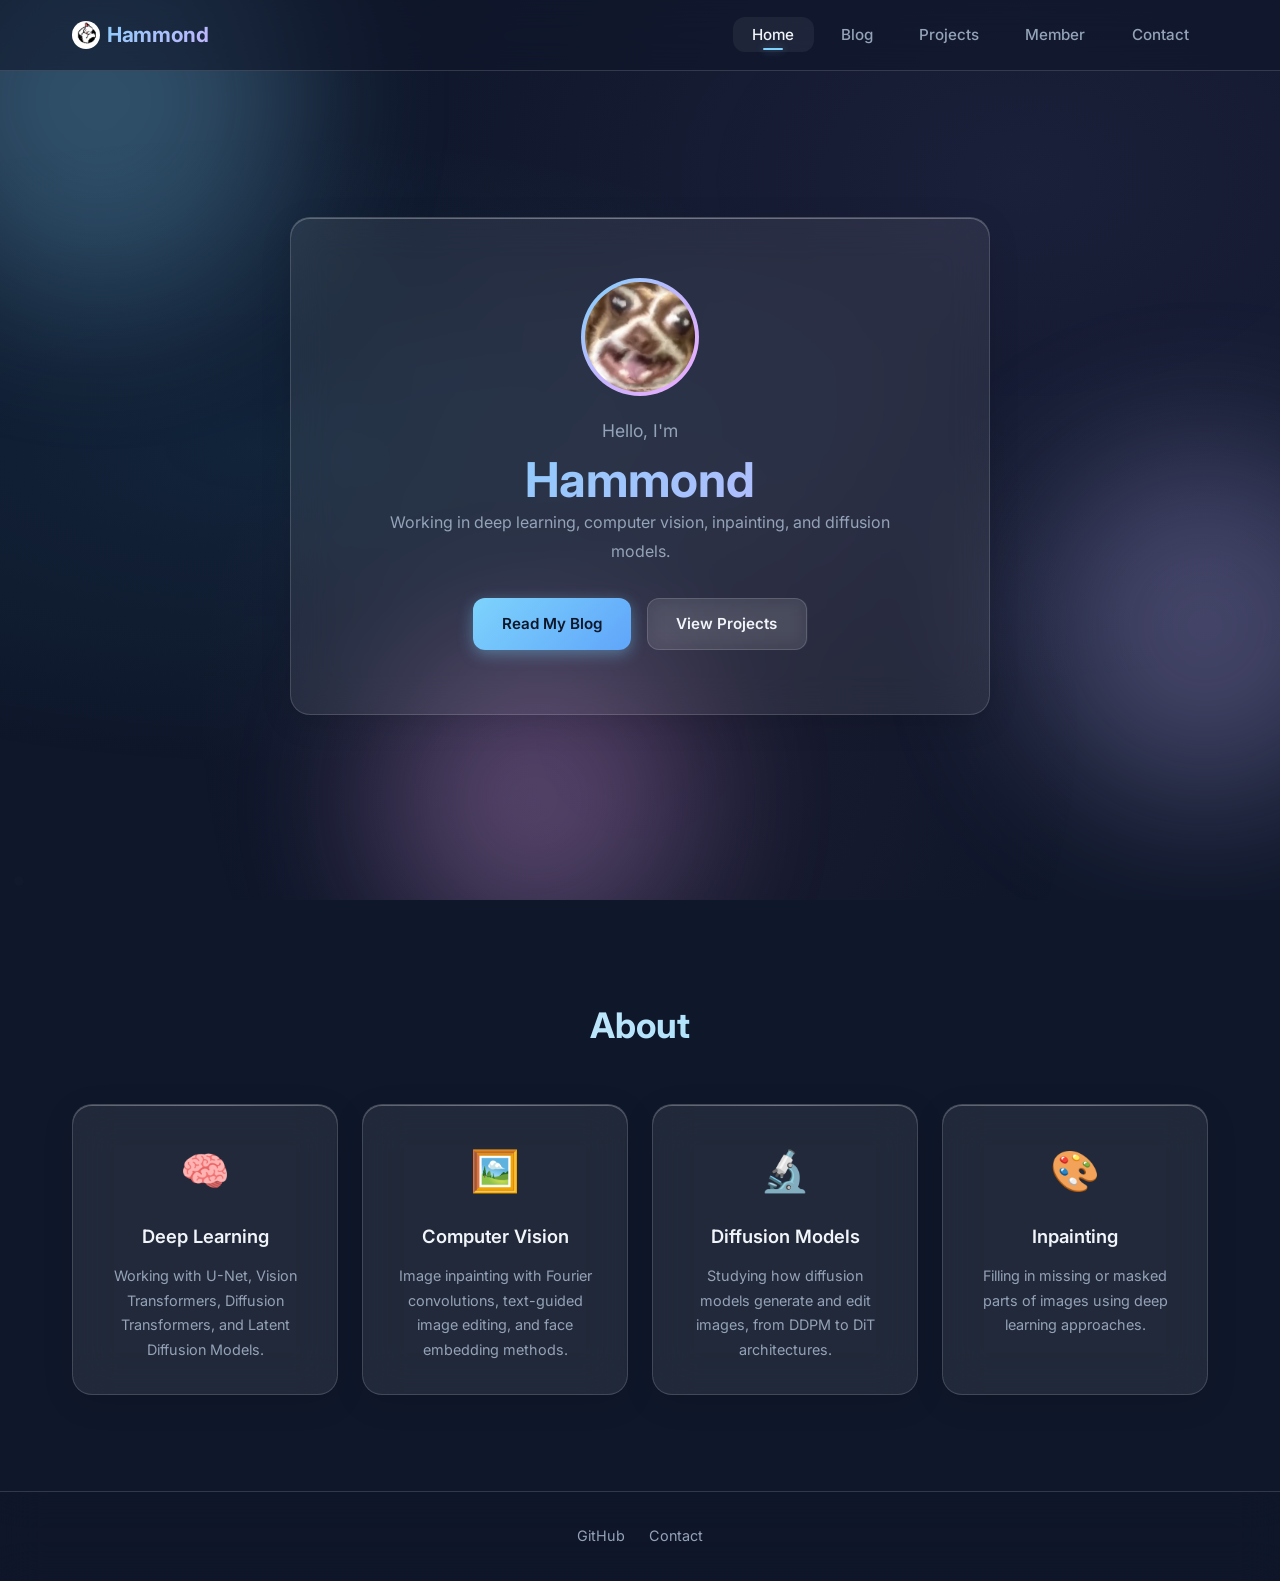
<file: index.html>
<!DOCTYPE html>
<html lang="en">
<head>
    <meta charset="UTF-8">
    <meta name="viewport" content="width=device-width, initial-scale=1.0">
    <title>Hammond</title>
    <link rel="stylesheet" href="css/style.css">
    <link rel="stylesheet" href="css/animations.css">
    <link rel="preconnect" href="https://fonts.googleapis.com">
    <link rel="preconnect" href="https://fonts.gstatic.com" crossorigin>
    <link href="https://fonts.googleapis.com/css2?family=Inter:wght@300;400;500;600;700&display=swap" rel="stylesheet">
</head>
<body>
    <!-- Animated background -->
    <div class="bg-gradient"></div>
    <div class="bg-orbs">
        <div class="orb orb-1"></div>
        <div class="orb orb-2"></div>
        <div class="orb orb-3"></div>
    </div>

    <!-- Navigation -->
    <nav class="glass-nav" id="navbar">
        <div class="nav-container">
            <a href="index.html" class="nav-logo"><img src="assets/icon.jpg" alt="" class="nav-logo-icon">Hammond</a>
            <button class="nav-toggle" id="navToggle" aria-label="Toggle menu">
                <span></span><span></span><span></span>
            </button>
            <ul class="nav-links" id="navLinks">
                <li><a href="index.html" class="nav-link active">Home</a></li>
                <li><a href="blog.html" class="nav-link">Blog</a></li>
                <li><a href="projects.html" class="nav-link">Projects</a></li>
                <li><a href="member.html" class="nav-link">Member</a></li>
                <li><a href="contact.html" class="nav-link">Contact</a></li>
            </ul>
        </div>
    </nav>

    <!-- Hero Section -->
    <section class="hero" id="hero">
        <div class="hero-content glass-card glass-card-hero">
            <div class="hero-avatar">
                <div class="avatar-ring"></div>
                <div class="avatar-placeholder"><img src="assets/face.png" alt="Hammond"></div>
            </div>
            <h1 class="hero-title">
                <span class="greeting">Hello, I'm</span>
                <span class="name">Hammond</span>
            </h1>
            <p class="hero-description">
                Working in deep learning, computer vision, inpainting, and diffusion models.
            </p>
            <div class="hero-buttons">
                <a href="blog.html" class="btn btn-primary glow-btn">Read My Blog</a>
                <a href="projects.html" class="btn btn-secondary glow-btn">View Projects</a>
            </div>
        </div>
    </section>

    <!-- About Section -->
    <section class="section" id="about">
        <div class="container">
            <h2 class="section-title">About</h2>
            <div class="about-grid">
                <div class="glass-card about-card fade-in-up">
                    <div class="about-icon">🧠</div>
                    <h3>Deep Learning</h3>
                    <p>Working with U-Net, Vision Transformers, Diffusion Transformers, and Latent Diffusion Models.</p>
                </div>
                <div class="glass-card about-card fade-in-up" style="animation-delay: 0.1s;">
                    <div class="about-icon">🖼️</div>
                    <h3>Computer Vision</h3>
                    <p>Image inpainting with Fourier convolutions, text-guided image editing, and face embedding methods.</p>
                </div>
                <div class="glass-card about-card fade-in-up" style="animation-delay: 0.2s;">
                    <div class="about-icon">🔬</div>
                    <h3>Diffusion Models</h3>
                    <p>Studying how diffusion models generate and edit images, from DDPM to DiT architectures.</p>
                </div>
                <div class="glass-card about-card fade-in-up" style="animation-delay: 0.3s;">
                    <div class="about-icon">🎨</div>
                    <h3>Inpainting</h3>
                    <p>Filling in missing or masked parts of images using deep learning approaches.</p>
                </div>
            </div>
        </div>
    </section>

    <!-- Footer -->
    <footer class="glass-footer">
        <div class="container">
            <div class="footer-content">
                <div class="footer-links">
                    <a href="https://github.com/Hammond65" target="_blank" rel="noopener noreferrer" class="footer-link">GitHub</a>
                    <a href="contact.html" class="footer-link">Contact</a>
                </div>
            </div>
        </div>
    </footer>

    <a href="dino.html" class="easter-egg" aria-hidden="true"></a>
    <script src="js/main.js"></script>
</body>
</html>
</file>
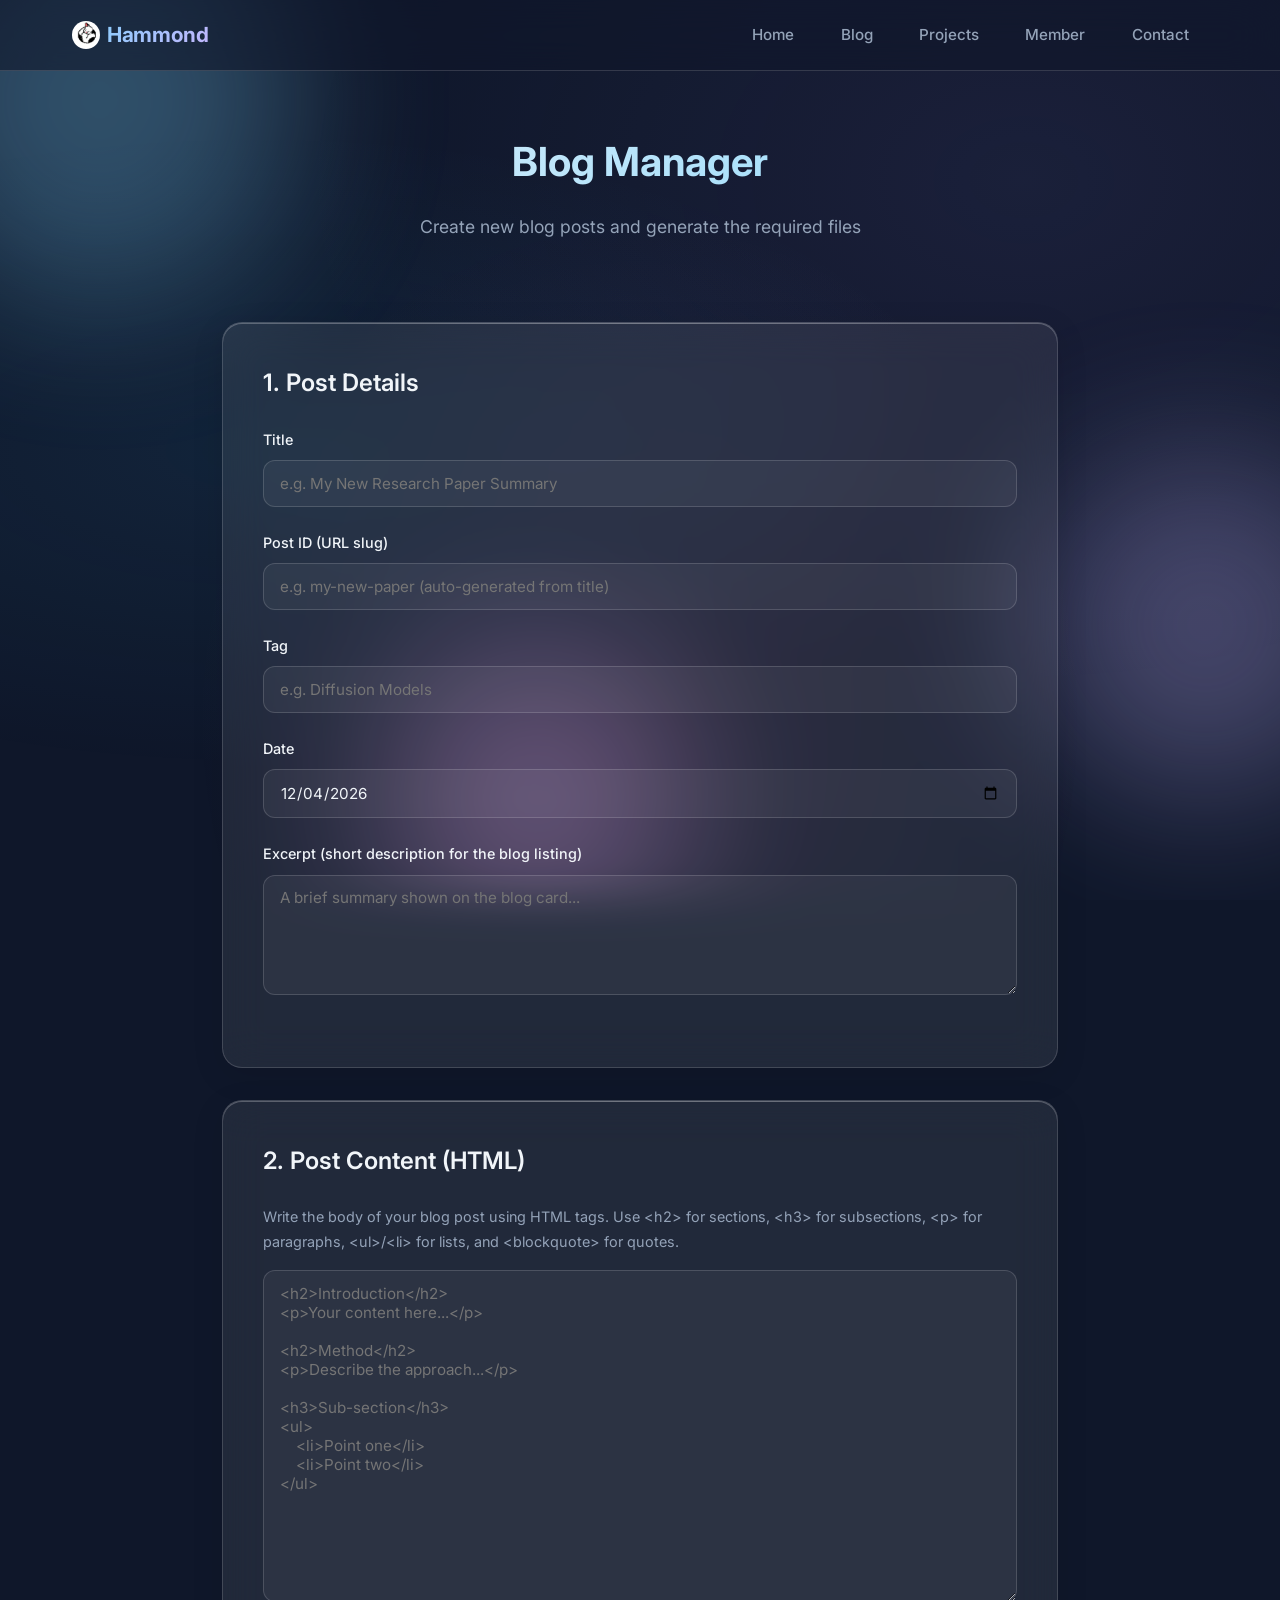
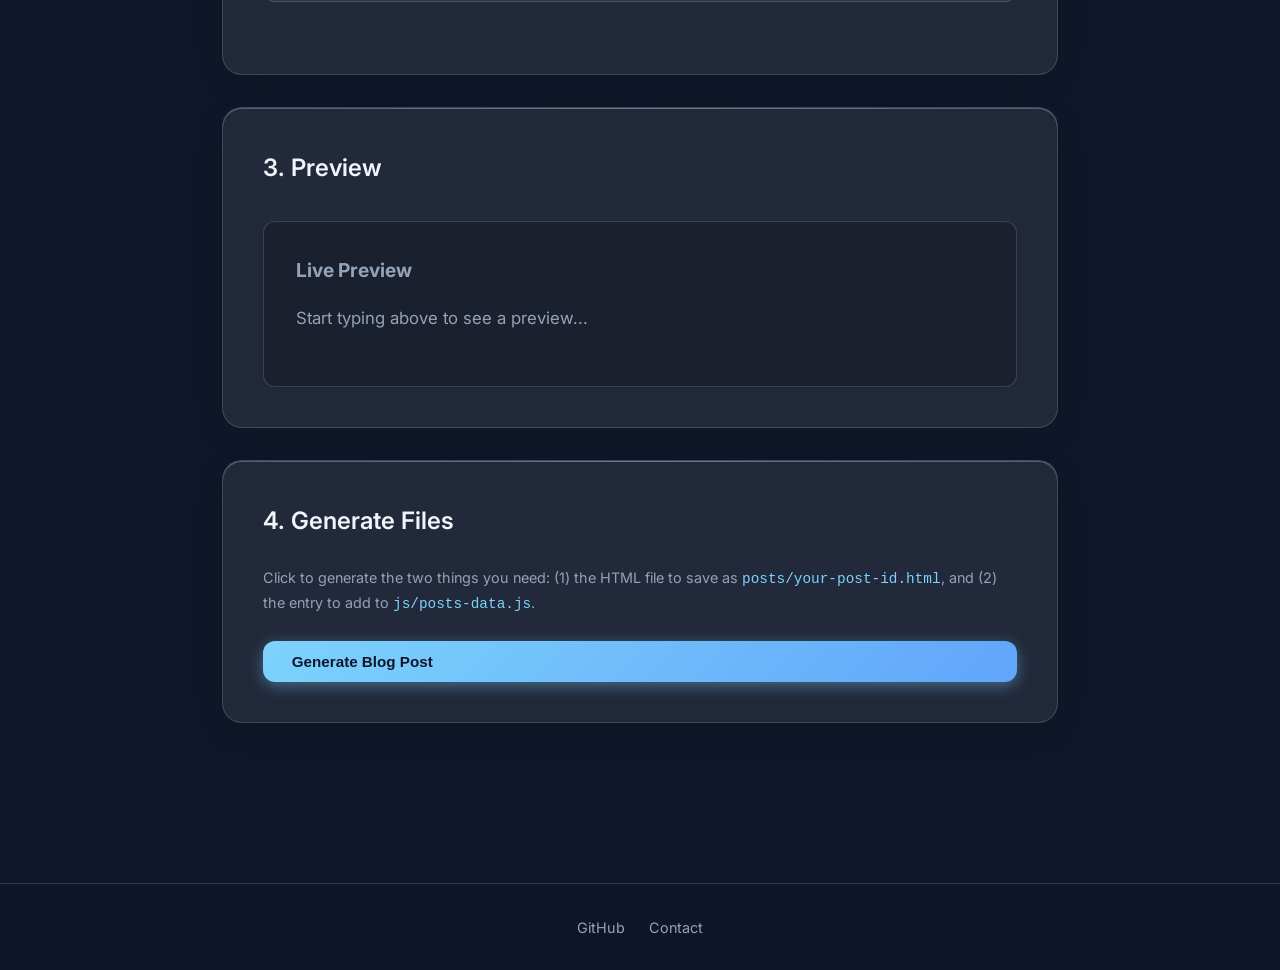
<file: admin.html>
<!DOCTYPE html>
<html lang="en">
<head>
    <meta charset="UTF-8">
    <meta name="viewport" content="width=device-width, initial-scale=1.0">
    <title>Blog Manager | Hammond</title>
    <link rel="stylesheet" href="css/style.css">
    <link rel="stylesheet" href="css/animations.css">
    <link rel="preconnect" href="https://fonts.googleapis.com">
    <link rel="preconnect" href="https://fonts.gstatic.com" crossorigin>
    <link href="https://fonts.googleapis.com/css2?family=Inter:wght@300;400;500;600;700&display=swap" rel="stylesheet">
</head>
<body>
    <div class="bg-gradient"></div>
    <div class="bg-orbs">
        <div class="orb orb-1"></div>
        <div class="orb orb-2"></div>
        <div class="orb orb-3"></div>
    </div>

    <nav class="glass-nav" id="navbar">
        <div class="nav-container">
            <a href="index.html" class="nav-logo"><img src="assets/icon.jpg" alt="" class="nav-logo-icon">Hammond</a>
            <button class="nav-toggle" id="navToggle" aria-label="Toggle menu">
                <span></span><span></span><span></span>
            </button>
            <ul class="nav-links" id="navLinks">
                <li><a href="index.html" class="nav-link">Home</a></li>
                <li><a href="blog.html" class="nav-link">Blog</a></li>
                <li><a href="projects.html" class="nav-link">Projects</a></li>
                <li><a href="member.html" class="nav-link">Member</a></li>
                <li><a href="contact.html" class="nav-link">Contact</a></li>
            </ul>
        </div>
    </nav>

    <section class="page-header">
        <h1 class="section-title fade-in-up">Blog Manager</h1>
        <p class="section-subtitle fade-in-up">Create new blog posts and generate the required files</p>
    </section>

    <section class="section" style="padding-top: 0;">
        <div class="admin-container">

            <!-- Step 1: Post Metadata -->
            <div class="glass-card admin-card fade-in-up">
                <h2>1. Post Details</h2>
                <div class="form-group">
                    <label for="postTitle">Title</label>
                    <input type="text" id="postTitle" placeholder="e.g. My New Research Paper Summary">
                </div>
                <div class="form-group">
                    <label for="postId">Post ID (URL slug)</label>
                    <input type="text" id="postId" placeholder="e.g. my-new-paper (auto-generated from title)">
                </div>
                <div class="form-group">
                    <label for="postTag">Tag</label>
                    <input type="text" id="postTag" placeholder="e.g. Diffusion Models">
                </div>
                <div class="form-group">
                    <label for="postDate">Date</label>
                    <input type="date" id="postDate">
                </div>
                <div class="form-group">
                    <label for="postExcerpt">Excerpt (short description for the blog listing)</label>
                    <textarea id="postExcerpt" rows="2" placeholder="A brief summary shown on the blog card..."></textarea>
                </div>
            </div>

            <!-- Step 2: Content -->
            <div class="glass-card admin-card fade-in-up">
                <h2>2. Post Content (HTML)</h2>
                <p style="color: var(--color-text-muted); font-size: 0.9rem; margin-bottom: 1rem;">
                    Write the body of your blog post using HTML tags. Use &lt;h2&gt; for sections, &lt;h3&gt; for subsections, &lt;p&gt; for paragraphs, &lt;ul&gt;/&lt;li&gt; for lists, and &lt;blockquote&gt; for quotes.
                </p>
                <div class="form-group">
                    <textarea id="postContent" rows="16" placeholder="<h2>Introduction</h2>
<p>Your content here...</p>

<h2>Method</h2>
<p>Describe the approach...</p>

<h3>Sub-section</h3>
<ul>
    <li>Point one</li>
    <li>Point two</li>
</ul>"></textarea>
                </div>
            </div>

            <!-- Step 3: Preview -->
            <div class="glass-card admin-card fade-in-up">
                <h2>3. Preview</h2>
                <div class="admin-preview" id="previewArea">
                    <h3>Live Preview</h3>
                    <div id="previewContent" class="blog-post-content">
                        <p style="color: var(--color-text-muted);">Start typing above to see a preview...</p>
                    </div>
                </div>
            </div>

            <!-- Step 4: Generate -->
            <div class="glass-card admin-card fade-in-up">
                <h2>4. Generate Files</h2>
                <p style="color: var(--color-text-muted); font-size: 0.9rem; margin-bottom: 1.5rem;">
                    Click to generate the two things you need: (1) the HTML file to save as <code style="color:var(--color-primary)">posts/your-post-id.html</code>, and (2) the entry to add to <code style="color:var(--color-primary)">js/posts-data.js</code>.
                </p>
                <button class="btn btn-primary" id="generateBtn" style="width: 100%;">Generate Blog Post</button>
                <div id="adminMsg" class="admin-msg"></div>
            </div>

            <!-- Output: posts-data.js entry -->
            <div class="glass-card admin-card fade-in-up" id="outputDataSection" style="display:none;">
                <h2>Add to <code style="color:var(--color-primary)">js/posts-data.js</code></h2>
                <p style="color: var(--color-text-muted); font-size: 0.9rem; margin-bottom: 1rem;">
                    Open <code style="color:var(--color-primary)">js/posts-data.js</code> and add this object <strong>at the top</strong> of the <code>blogPosts</code> array (after the opening <code>[</code>).
                </p>
                <div class="form-group">
                    <textarea id="outputDataEntry" rows="8" readonly style="font-family: monospace; font-size:0.85rem; cursor:text;"></textarea>
                </div>
                <button class="btn btn-primary" onclick="copyToClipboard('outputDataEntry')" style="width:100%;">Copy to Clipboard</button>
            </div>

            <!-- Output: HTML file -->
            <div class="glass-card admin-card fade-in-up" id="outputHtmlSection" style="display:none;">
                <h2>Save as <code style="color:var(--color-primary)" id="outputFilename">posts/your-post.html</code></h2>
                <p style="color: var(--color-text-muted); font-size: 0.9rem; margin-bottom: 1rem;">
                    Create a new file with the name shown above and paste this content into it.
                </p>
                <div class="form-group">
                    <textarea id="outputHtml" rows="12" readonly style="font-family: monospace; font-size:0.85rem; cursor:text;"></textarea>
                </div>
                <button class="btn btn-primary" onclick="copyToClipboard('outputHtml')" style="width:100%;">Copy to Clipboard</button>
            </div>

        </div>
    </section>

    <footer class="glass-footer">
        <div class="container">
            <div class="footer-content">
                <div class="footer-links">
                    <a href="https://github.com/Hammond65" target="_blank" rel="noopener noreferrer" class="footer-link">GitHub</a>
                    <a href="contact.html" class="footer-link">Contact</a>
                </div>
            </div>
        </div>
    </footer>

    <script src="js/main.js"></script>
    <script>
    (function() {
        const titleEl   = document.getElementById('postTitle');
        const idEl      = document.getElementById('postId');
        const tagEl     = document.getElementById('postTag');
        const dateEl    = document.getElementById('postDate');
        const excerptEl = document.getElementById('postExcerpt');
        const contentEl = document.getElementById('postContent');
        const previewEl = document.getElementById('previewContent');
        const genBtn    = document.getElementById('generateBtn');
        const msgEl     = document.getElementById('adminMsg');

        // Set default date to today
        dateEl.value = new Date().toISOString().split('T')[0];

        // Auto-generate slug from title
        titleEl.addEventListener('input', () => {
            if (!idEl.dataset.manual) {
                idEl.value = titleEl.value
                    .toLowerCase()
                    .replace(/[^a-z0-9\s-]/g, '')
                    .replace(/\s+/g, '-')
                    .replace(/-+/g, '-')
                    .substring(0, 60);
            }
        });

        idEl.addEventListener('input', () => {
            idEl.dataset.manual = 'true';
        });

        // Live preview
        contentEl.addEventListener('input', () => {
            const allowed = contentEl.value
                .replace(/<script[\s\S]*?<\/script>/gi, '')
                .replace(/on\w+\s*=/gi, '');
            previewEl.innerHTML = allowed || '<p style="color: var(--color-text-muted);">Start typing above to see a preview...</p>';
        });

        // Generate
        genBtn.addEventListener('click', () => {
            const title   = titleEl.value.trim();
            const id      = idEl.value.trim();
            const tag     = tagEl.value.trim();
            const date    = dateEl.value;
            const excerpt = excerptEl.value.trim();
            const content = contentEl.value.trim();

            if (!title || !id || !tag || !date || !excerpt || !content) {
                showMsg('Please fill in all fields.', 'error');
                return;
            }

            // Generate posts-data.js entry
            const dataEntry = `    {
        id: "${escStr(id)}",
        title: "${escStr(title)}",
        tag: "${escStr(tag)}",
        date: "${date}",
        excerpt: "${escStr(excerpt)}",
        file: "posts/${escStr(id)}.html"
    },`;

            document.getElementById('outputDataEntry').value = dataEntry;
            document.getElementById('outputDataSection').style.display = '';

            // Generate HTML file
            const html = buildPostHtml(title, tag, date, content);
            document.getElementById('outputHtml').value = html;
            document.getElementById('outputFilename').textContent = `posts/${id}.html`;
            document.getElementById('outputHtmlSection').style.display = '';

            showMsg('Files generated! Scroll down to copy them.', 'success');
        });

        function buildPostHtml(title, tag, date, bodyContent) {
            const formattedDate = new Date(date).toLocaleDateString('en-US', {
                year: 'numeric', month: 'long', day: 'numeric'
            });
            return `<!DOCTYPE html>
<html lang="en">
<head>
    <meta charset="UTF-8">
    <meta name="viewport" content="width=device-width, initial-scale=1.0">
    <title>${escHtml(title)} | Hammond</title>
    <link rel="stylesheet" href="../css/style.css">
    <link rel="stylesheet" href="../css/animations.css">
    <link rel="preconnect" href="https://fonts.googleapis.com">
    <link rel="preconnect" href="https://fonts.gstatic.com" crossorigin>
    <link href="https://fonts.googleapis.com/css2?family=Inter:wght@300;400;500;600;700&display=swap" rel="stylesheet">
</head>
<body>
    <div class="bg-gradient"></div>
    <div class="bg-orbs">
        <div class="orb orb-1"></div>
        <div class="orb orb-2"></div>
        <div class="orb orb-3"></div>
    </div>

    <nav class="glass-nav" id="navbar">
        <div class="nav-container">
            <a href="../index.html" class="nav-logo"><img src="../assets/icon.jpg" alt="" class="nav-logo-icon">Hammond</a>
            <button class="nav-toggle" id="navToggle" aria-label="Toggle menu">
                <span></span><span></span><span></span>
            </button>
            <ul class="nav-links" id="navLinks">
                <li><a href="../index.html" class="nav-link">Home</a></li>
                <li><a href="../blog.html" class="nav-link active">Blog</a></li>
                <li><a href="../projects.html" class="nav-link">Projects</a></li>
                <li><a href="../member.html" class="nav-link">Member</a></li>
                <li><a href="../contact.html" class="nav-link">Contact</a></li>
            </ul>
        </div>
    </nav>

    <section class="page-header">
        <a href="../blog.html" class="blog-back-link">&larr; Back to Blog</a>
    </section>

    <article class="section" style="padding-top: 0;">
        <div class="blog-post">
            <div class="blog-post-header">
                <span class="post-tag" style="display:inline-block; padding:0.25rem 0.75rem; border-radius:20px; font-size:0.75rem; font-weight:600; text-transform:uppercase; background:rgba(125,211,252,0.15); color:var(--color-primary); border:1px solid rgba(125,211,252,0.2); margin-bottom:1rem;">${escHtml(tag)}</span>
                <h1>${escHtml(title)}</h1>
                <p class="blog-post-meta">${formattedDate}</p>
            </div>

            <div class="blog-post-content">
${bodyContent}
            </div>
        </div>
    </article>

    <footer class="glass-footer">
        <div class="container">
            <div class="footer-content">
                <div class="footer-links">
                    <a href="https://github.com/Hammond65" target="_blank" rel="noopener noreferrer" class="footer-link">GitHub</a>
                    <a href="../contact.html" class="footer-link">Contact</a>
                </div>
            </div>
        </div>
    </footer>

    <a href="../dino.html" class="easter-egg" aria-hidden="true"></a>
    <script src="../js/main.js"><\/script>
</body>
</html>`;
        }

        function escStr(s) {
            return s.replace(/\\/g, '\\\\').replace(/"/g, '\\"');
        }

        function escHtml(s) {
            return s.replace(/&/g, '&amp;').replace(/</g, '&lt;').replace(/>/g, '&gt;').replace(/"/g, '&quot;');
        }

        function showMsg(text, type) {
            msgEl.textContent = text;
            msgEl.className = 'admin-msg ' + type;
        }
    })();

    function copyToClipboard(id) {
        const el = document.getElementById(id);
        el.select();
        document.execCommand('copy');
        const btn = el.parentElement.querySelector('.btn');
        const origText = btn.textContent;
        btn.textContent = 'Copied!';
        setTimeout(() => { btn.textContent = origText; }, 2000);
    }
    </script>
</body>
</html>
</file>
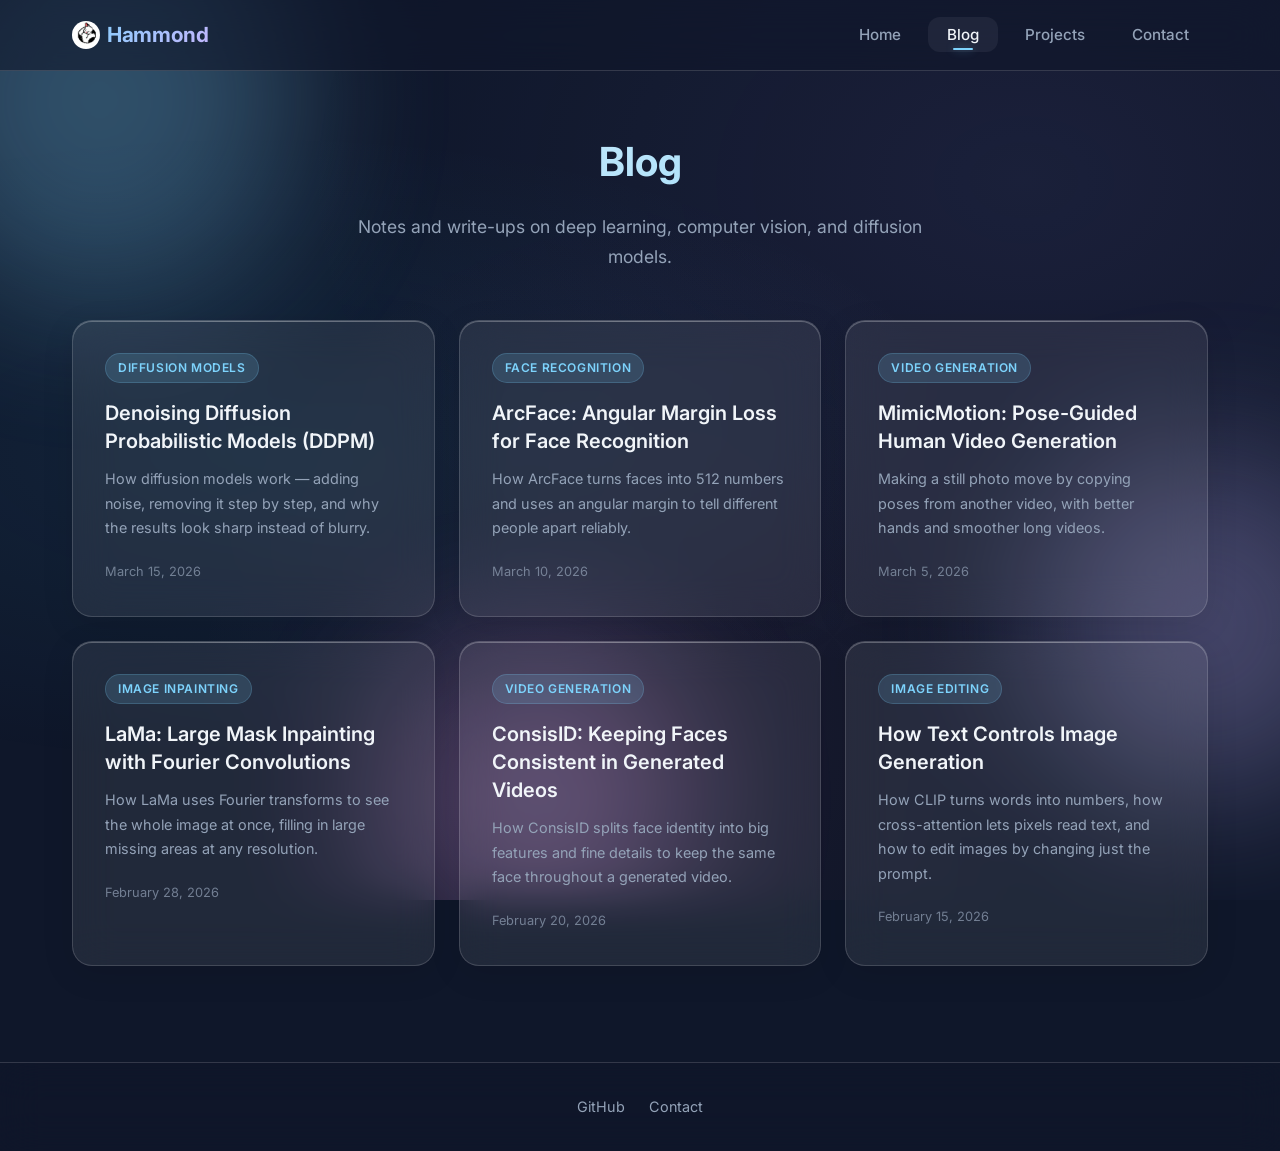
<file: blog.html>
<!DOCTYPE html>
<html lang="en">
<head>
    <meta charset="UTF-8">
    <meta name="viewport" content="width=device-width, initial-scale=1.0">
    <title>Blog | Hammond</title>
    <link rel="stylesheet" href="css/style.css">
    <link rel="stylesheet" href="css/animations.css">
    <link rel="preconnect" href="https://fonts.googleapis.com">
    <link rel="preconnect" href="https://fonts.gstatic.com" crossorigin>
    <link href="https://fonts.googleapis.com/css2?family=Inter:wght@300;400;500;600;700&display=swap" rel="stylesheet">
</head>
<body>
    <div class="bg-gradient"></div>
    <div class="bg-orbs">
        <div class="orb orb-1"></div>
        <div class="orb orb-2"></div>
        <div class="orb orb-3"></div>
    </div>

    <nav class="glass-nav" id="navbar">
        <div class="nav-container">
            <a href="index.html" class="nav-logo"><img src="assets/icon.jpg" alt="" class="nav-logo-icon">Hammond</a>
            <button class="nav-toggle" id="navToggle" aria-label="Toggle menu">
                <span></span><span></span><span></span>
            </button>
            <ul class="nav-links" id="navLinks">
                <li><a href="index.html" class="nav-link">Home</a></li>
                <li><a href="blog.html" class="nav-link active">Blog</a></li>
                <li><a href="projects.html" class="nav-link">Projects</a></li>
                <li><a href="contact.html" class="nav-link">Contact</a></li>
            </ul>
        </div>
    </nav>

    <section class="page-header">
        <h1>Blog</h1>
        <p>Notes and write-ups on deep learning, computer vision, and diffusion models.</p>
    </section>

    <section class="section" style="padding-top: 0;">
        <div class="container">
            <div class="posts-grid" id="allPosts"></div>
        </div>
    </section>

    <footer class="glass-footer">
        <div class="container">
            <div class="footer-content">
                <div class="footer-links">
                    <a href="https://github.com/Hammond65" target="_blank" rel="noopener noreferrer" class="footer-link">GitHub</a>
                    <a href="contact.html" class="footer-link">Contact</a>
                </div>
            </div>
        </div>
    </footer>

    <script src="js/posts-data.js"></script>
    <script src="js/main.js"></script>
    <script>
        document.addEventListener('DOMContentLoaded', () => {
            loadAllPosts('allPosts');
        });
    </script>
</body>
</html>
</file>
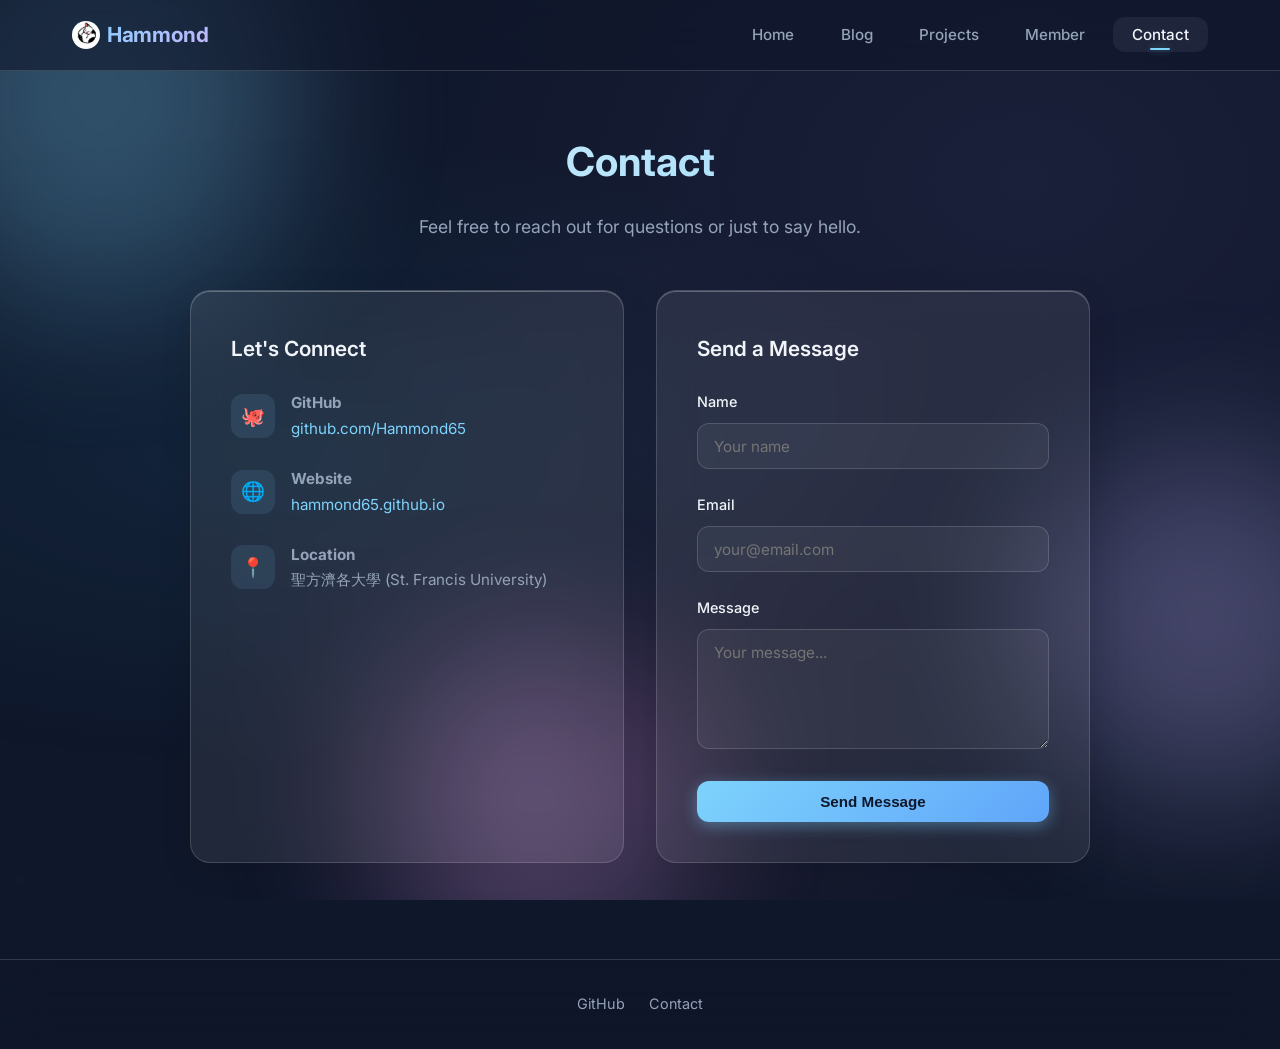
<file: contact.html>
<!DOCTYPE html>
<html lang="en">
<head>
    <meta charset="UTF-8">
    <meta name="viewport" content="width=device-width, initial-scale=1.0">
    <title>Contact | Hammond</title>
    <link rel="stylesheet" href="css/style.css">
    <link rel="stylesheet" href="css/animations.css">
    <link rel="preconnect" href="https://fonts.googleapis.com">
    <link rel="preconnect" href="https://fonts.gstatic.com" crossorigin>
    <link href="https://fonts.googleapis.com/css2?family=Inter:wght@300;400;500;600;700&display=swap" rel="stylesheet">
</head>
<body>
    <div class="bg-gradient"></div>
    <div class="bg-orbs">
        <div class="orb orb-1"></div>
        <div class="orb orb-2"></div>
        <div class="orb orb-3"></div>
    </div>

    <nav class="glass-nav" id="navbar">
        <div class="nav-container">
            <a href="index.html" class="nav-logo"><img src="assets/icon.jpg" alt="" class="nav-logo-icon">Hammond</a>
            <button class="nav-toggle" id="navToggle" aria-label="Toggle menu">
                <span></span><span></span><span></span>
            </button>
            <ul class="nav-links" id="navLinks">
                <li><a href="index.html" class="nav-link">Home</a></li>
                <li><a href="blog.html" class="nav-link">Blog</a></li>
                <li><a href="projects.html" class="nav-link">Projects</a></li>
                <li><a href="member.html" class="nav-link">Member</a></li>
                <li><a href="contact.html" class="nav-link active">Contact</a></li>
            </ul>
        </div>
    </nav>

    <section class="page-header">
        <h1>Contact</h1>
        <p>Feel free to reach out for questions or just to say hello.</p>
    </section>

    <section class="section" style="padding-top: 0;">
        <div class="container">
            <div class="contact-grid">
                <div class="glass-card contact-info fade-in-up">
                    <h3>Let's Connect</h3>
                    <div class="contact-item">
                        <div class="contact-icon">🐙</div>
                        <div class="contact-item-text">
                            <strong>GitHub</strong><br>
                            <a href="https://github.com/Hammond65" target="_blank" rel="noopener noreferrer">github.com/Hammond65</a>
                        </div>
                    </div>
                    <div class="contact-item">
                        <div class="contact-icon">🌐</div>
                        <div class="contact-item-text">
                            <strong>Website</strong><br>
                            <a href="https://hammond65.github.io" target="_blank" rel="noopener noreferrer">hammond65.github.io</a>
                        </div>
                    </div>
                    <div class="contact-item">
                        <div class="contact-icon">📍</div>
                        <div class="contact-item-text">
                            <strong>Location</strong><br>
                            聖方濟各大學 (St. Francis University)
                        </div>
                    </div>
                </div>

                <div class="glass-card contact-form-card fade-in-up" style="animation-delay: 0.1s;">
                    <h3 style="font-size: 1.3rem; font-weight: 600; margin-bottom: 1.5rem; color: var(--color-text);">Send a Message</h3>
                    <form id="contactForm" action="https://formspree.io/f/YOUR_FORM_ID" method="POST">
                        <div class="form-group">
                            <label for="name">Name</label>
                            <input type="text" id="name" name="name" required placeholder="Your name" maxlength="100">
                        </div>
                        <div class="form-group">
                            <label for="email">Email</label>
                            <input type="email" id="email" name="email" required placeholder="your@email.com" maxlength="200">
                        </div>
                        <div class="form-group">
                            <label for="message">Message</label>
                            <textarea id="message" name="message" required placeholder="Your message..." maxlength="5000"></textarea>
                        </div>
                        <input type="text" name="_gotcha" style="display:none" tabindex="-1" autocomplete="off">
                        <button type="submit" class="btn btn-primary glow-btn" style="width: 100%; justify-content: center;">Send Message</button>
                        <div id="contactMsg" class="admin-msg"></div>
                    </form>
                </div>
            </div>
        </div>
    </section>

    <footer class="glass-footer">
        <div class="container">
            <div class="footer-content">
                <div class="footer-links">
                    <a href="https://github.com/Hammond65" target="_blank" rel="noopener noreferrer" class="footer-link">GitHub</a>
                    <a href="contact.html" class="footer-link">Contact</a>
                </div>
            </div>
        </div>
    </footer>

    <a href="dino.html" class="easter-egg" aria-hidden="true"></a>
    <script src="js/main.js"></script>
    <script>
        (function () {
            var form = document.getElementById("contactForm");
            var msg = document.getElementById("contactMsg");

            form.addEventListener("submit", function (e) {
                e.preventDefault();

                /* honeypot check */
                if (form.querySelector("[name='_gotcha']").value) return;

                var data = new FormData(form);
                var btn = form.querySelector("button[type='submit']");
                btn.disabled = true;
                btn.textContent = "Sending\u2026";

                fetch(form.action, {
                    method: "POST",
                    body: data,
                    headers: { "Accept": "application/json" }
                }).then(function (res) {
                    if (res.ok) {
                        msg.className = "admin-msg success";
                        msg.textContent = "Thank you! Your message has been sent.";
                        form.reset();
                    } else {
                        throw new Error("Form submission failed");
                    }
                }).catch(function () {
                    msg.className = "admin-msg error";
                    msg.textContent = "Something went wrong. Please try again or reach out via GitHub.";
                }).finally(function () {
                    btn.disabled = false;
                    btn.textContent = "Send Message";
                });
            });
        })();
    </script>
</body>
</html>
</file>
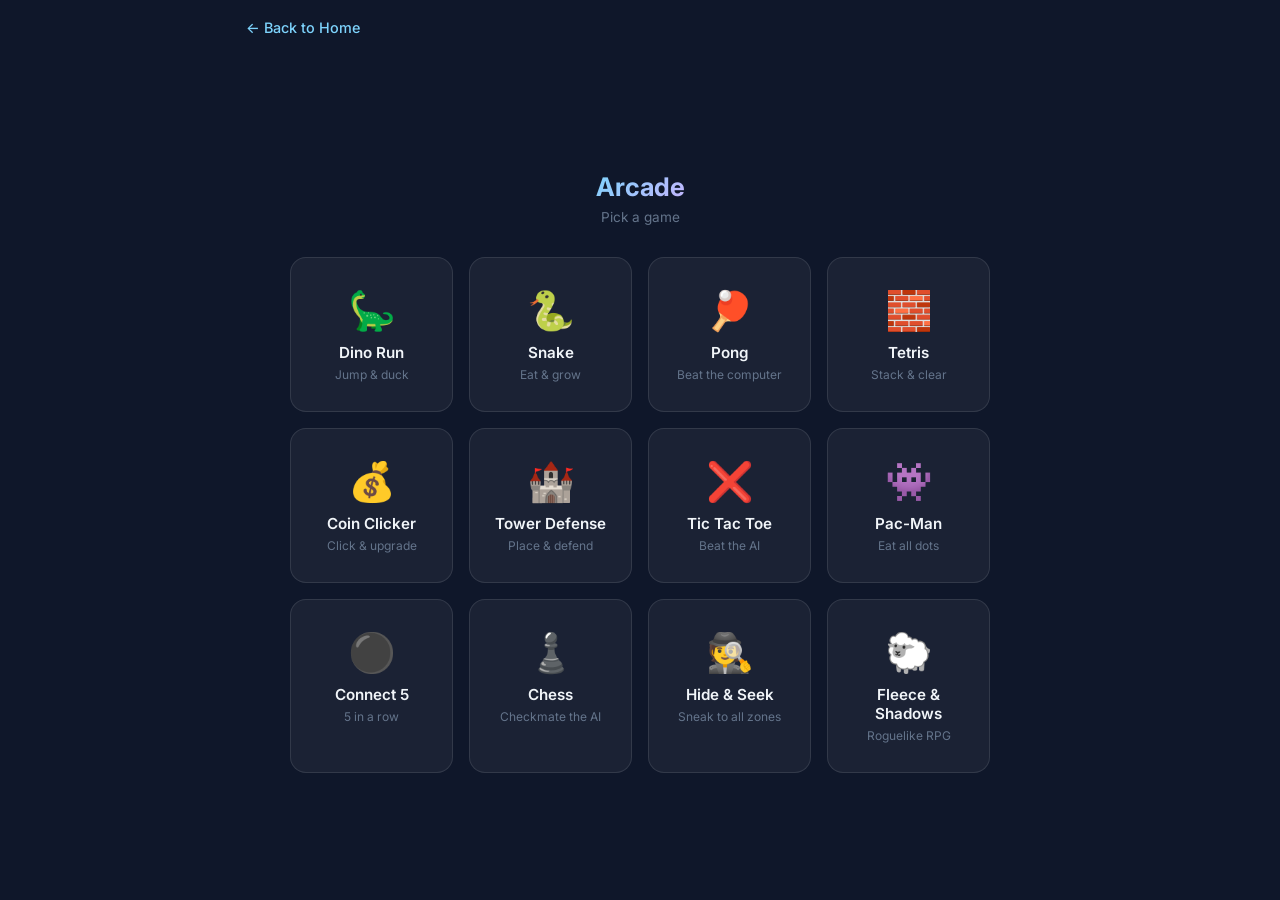
<file: dino.html>
<!DOCTYPE html>
<html lang="en">
<head>
    <meta charset="UTF-8">
    <meta name="viewport" content="width=device-width, initial-scale=1.0">
    <title>🎮</title>
    <link rel="preconnect" href="https://fonts.googleapis.com">
    <link rel="preconnect" href="https://fonts.gstatic.com" crossorigin>
    <link href="https://fonts.googleapis.com/css2?family=Inter:wght@300;400;500;600;700&display=swap" rel="stylesheet">
    <style>
        *{margin:0;padding:0;box-sizing:border-box}
        body{background:#0f172a;font-family:'Inter',sans-serif;display:flex;flex-direction:column;align-items:center;min-height:100vh;color:#f1f5f9;overflow-x:hidden;user-select:none;-webkit-user-select:none}
        a{color:#7dd3fc;text-decoration:none;transition:opacity .2s}
        a:hover{opacity:.7}
        .top-bar{width:100%;max-width:820px;padding:1.2rem 1rem .5rem;display:flex;justify-content:space-between;align-items:center}
        .back-link{font-size:.9rem;font-weight:500}
        .menu-btn{background:rgba(255,255,255,.06);border:1px solid rgba(255,255,255,.12);border-radius:10px;color:#f1f5f9;padding:.45rem 1rem;font-family:inherit;font-size:.85rem;cursor:pointer;transition:background .2s,border-color .2s}
        .menu-btn:hover{background:rgba(125,211,252,.12);border-color:rgba(125,211,252,.3)}
        /* ---- menu ---- */
        #menu{width:100%;max-width:820px;padding:1rem;flex:1;display:flex;flex-direction:column;align-items:center;justify-content:center}
        .menu-title{font-size:1.6rem;font-weight:700;margin-bottom:.4rem;background:linear-gradient(135deg,#7dd3fc,#c4b5fd);-webkit-background-clip:text;-webkit-text-fill-color:transparent;background-clip:text}
        .menu-sub{color:#64748b;font-size:.85rem;margin-bottom:2rem}
        .games-grid{display:grid;grid-template-columns:repeat(auto-fill,minmax(150px,1fr));gap:1rem;width:100%;max-width:700px}
        .game-pick{background:rgba(255,255,255,.05);border:1px solid rgba(255,255,255,.1);border-radius:16px;padding:1.8rem 1rem;text-align:center;cursor:pointer;transition:transform .2s,border-color .2s,box-shadow .2s}
        .game-pick:hover{transform:translateY(-4px);border-color:rgba(125,211,252,.35);box-shadow:0 0 24px rgba(125,211,252,.1)}
        .game-pick .icon{font-size:2.4rem;margin-bottom:.6rem}
        .game-pick .label{font-weight:600;font-size:.95rem}
        .game-pick .desc{font-size:.75rem;color:#64748b;margin-top:.3rem}
        /* ---- game area ---- */
        #gameArea{display:none;width:100%;max-width:820px;padding:0 1rem 1rem;flex:1;flex-direction:column;align-items:center;justify-content:center}
        canvas{display:block;width:100%;height:auto;border:1px solid rgba(255,255,255,.08);border-radius:14px;background:rgba(255,255,255,.02);transition:max-width .2s}
        .hint{color:#475569;font-size:.78rem;margin-top:.7rem;text-align:center}
        /* ---- difficulty controls ---- */
        #difficultyPanel{display:none;margin-top:.8rem;text-align:center}
        .diff-label{font-size:.85rem;color:#94a3b8;margin-right:1rem;margin-bottom:.5rem}
        .diff-buttons{display:flex;gap:.6rem;justify-content:center;flex-wrap:wrap}
        .diff-btn{background:rgba(255,255,255,.06);border:1px solid rgba(255,255,255,.12);border-radius:8px;color:#94a3b8;padding:.5rem 1.2rem;font-family:inherit;font-size:.85rem;cursor:pointer;transition:all .2s}
        .diff-btn:hover{background:rgba(125,211,252,.12);border-color:rgba(125,211,252,.3);color:#f1f5f9}
        .diff-btn.active{background:rgba(125,211,252,.25);border-color:rgba(125,211,252,.5);color:#7dd3fc}
    </style>
</head>
<body>

<div class="top-bar">
    <a href="index.html" class="back-link">← Back to Home</a>
    <button class="menu-btn" id="toMenuBtn" style="display:none" onclick="showMenu()">← Games</button>
</div>

<!-- =========== MENU =========== -->
<div id="menu">
    <div class="menu-title">Arcade</div>
    <div class="menu-sub">Pick a game</div>
    <div class="games-grid">
        <div class="game-pick" onclick="launch('dino')">
            <div class="icon">🦕</div>
            <div class="label">Dino Run</div>
            <div class="desc">Jump &amp; duck</div>
        </div>
        <div class="game-pick" onclick="launch('snake')">
            <div class="icon">🐍</div>
            <div class="label">Snake</div>
            <div class="desc">Eat &amp; grow</div>
        </div>
        <div class="game-pick" onclick="launch('pong')">
            <div class="icon">🏓</div>
            <div class="label">Pong</div>
            <div class="desc">Beat the computer</div>
        </div>
        <div class="game-pick" onclick="launch('tetris')">
            <div class="icon">🧱</div>
            <div class="label">Tetris</div>
            <div class="desc">Stack &amp; clear</div>
        </div>
        <div class="game-pick" onclick="launch('clicker')">
            <div class="icon">💰</div>
            <div class="label">Coin Clicker</div>
            <div class="desc">Click &amp; upgrade</div>
        </div>
        <div class="game-pick" onclick="launch('tower')">
            <div class="icon">🏰</div>
            <div class="label">Tower Defense</div>
            <div class="desc">Place &amp; defend</div>
        </div>
        <div class="game-pick" onclick="launch('ttt')">
            <div class="icon">❌</div>
            <div class="label">Tic Tac Toe</div>
            <div class="desc">Beat the AI</div>
        </div>
        <div class="game-pick" onclick="launch('pacman')">
            <div class="icon">👾</div>
            <div class="label">Pac-Man</div>
            <div class="desc">Eat all dots</div>
        </div>
        <div class="game-pick" onclick="launch('connect5')">
            <div class="icon">⚫</div>
            <div class="label">Connect 5</div>
            <div class="desc">5 in a row</div>
        </div>
        <div class="game-pick" onclick="launch('chess')">
            <div class="icon">♟️</div>
            <div class="label">Chess</div>
            <div class="desc">Checkmate the AI</div>
        </div>
        <div class="game-pick" onclick="launch('hideseek')">
            <div class="icon">🕵️</div>
            <div class="label">Hide &amp; Seek</div>
            <div class="desc">Sneak to all zones</div>
        </div>
        <div class="game-pick" onclick="window.location.href='fleece.html'">
            <div class="icon">🐑</div>
            <div class="label">Fleece &amp; Shadows</div>
            <div class="desc">Roguelike RPG</div>
        </div>
    </div>
</div>

<!-- =========== GAME AREA =========== -->
<div id="gameArea">
    <canvas id="cv" width="800" height="260"></canvas>
    <div id="difficultyPanel">
        <div class="diff-label">Difficulty:</div>
        <div class="diff-buttons">
            <button class="diff-btn" data-diff="0" onclick="setDifficulty(0)">Easy</button>
            <button class="diff-btn" data-diff="1" onclick="setDifficulty(1)">Medium</button>
            <button class="diff-btn" data-diff="2" onclick="setDifficulty(2)">Hard</button>
        </div>
    </div>
    <p class="hint" id="hint"></p>
</div>

<script>
/* =============================================================
   ARCADE HUB — Dino, Snake, Pong, Tetris
   Pure canvas, zero dependencies, zero network calls.
   ============================================================= */
(function(){
"use strict";

var cv = document.getElementById("cv");
var ctx = cv.getContext("2d");
var menuEl = document.getElementById("menu");
var areaEl = document.getElementById("gameArea");
var hintEl = document.getElementById("hint");
var menuBtn = document.getElementById("toMenuBtn");
var currentGame = null;
var loopId = null;
var paused=false;
var speedMult=1,speedUserSet=false;
var nameCache = null;
var rankStoreKey = "arcade_rankings_v1";
var rankQueueKey = "arcade_rank_sync_queue_v1";
var rlStoreKey = "arcade_rl_v1";
var rlQueueKey = "arcade_rl_sync_queue_v1";
var secureCfg = {
    maxNameLen: 24,
    maxAbsScore: 100000000,
    onlineScoreSync: false,
    scoreSyncEndpoint: "",
    rlSyncEndpoint: "",
    leaderboardEndpoint: "",
    apiToken: "",
    requireHttps: true
};
var remoteRankCache={};
var remoteRankFetchedAt={};

function canUseEndpoint(url){
    if(!url)return false;
    if(secureCfg.requireHttps&&url.indexOf("https://")!==0)return false;
    return true;
}
function apiHeaders(extra){
    var h={};
    if(extra)for(var k in extra)h[k]=extra[k];
    if(secureCfg.apiToken)h["x-api-token"]=secureCfg.apiToken;
    return h;
}
window.configureArcadeScoreSync=function(cfg){
    if(!cfg||typeof cfg!=="object")return;
    if(typeof cfg.onlineScoreSync==="boolean")secureCfg.onlineScoreSync=cfg.onlineScoreSync;
    if(typeof cfg.scoreSyncEndpoint==="string")secureCfg.scoreSyncEndpoint=cfg.scoreSyncEndpoint.trim();
    if(typeof cfg.rlSyncEndpoint==="string")secureCfg.rlSyncEndpoint=cfg.rlSyncEndpoint.trim();
    if(typeof cfg.leaderboardEndpoint==="string")secureCfg.leaderboardEndpoint=cfg.leaderboardEndpoint.trim();
    if(typeof cfg.apiToken==="string")secureCfg.apiToken=cfg.apiToken.trim();
    if(typeof cfg.requireHttps==="boolean")secureCfg.requireHttps=cfg.requireHttps;
};
window.enableArcadeGlobalMode=function(baseApiUrl,apiToken){
    var b=(baseApiUrl||"").trim().replace(/\/+$/,"");
    if(!b)return;
    window.configureArcadeScoreSync({
        onlineScoreSync:true,
        scoreSyncEndpoint:b+"/api/scores",
        leaderboardEndpoint:b+"/api/leaderboard",
        rlSyncEndpoint:b+"/api/rl",
        apiToken:apiToken||"",
        requireHttps:true
    });
};

/* ---- palette ---- */
var BG="#0f172a",C1="#7dd3fc",C2="#c4b5fd",C3="#f0abfc",
    TXT="#94a3b8",TH="#f1f5f9",GROUND_C="rgba(255,255,255,.15)",
    OBS_C="#c4b5fd",CLOUD_C="rgba(148,163,184,.12)";

/* ---- global helpers ---- */
var keys={};
document.addEventListener("keydown",function(e){keys[e.code]=true;});
document.addEventListener("keyup",function(e){keys[e.code]=false;});
document.addEventListener("keydown",function(e){if(e.code==="Escape"&&currentGame){paused=!paused;e.preventDefault();}});
document.addEventListener("keydown",function(e){if(!currentGame)return;if(e.code==="BracketRight"){speedMult=Math.min(3,+(speedMult+.2).toFixed(1));speedUserSet=true;e.preventDefault();}if(e.code==="BracketLeft"){speedMult=Math.max(.2,+(speedMult-.2).toFixed(1));speedUserSet=true;e.preventDefault();}if(e.code==="Backslash"){speedMult=1;speedUserSet=false;e.preventDefault();}});
function drwPause(){ctx.fillStyle="rgba(15,23,42,.75)";ctx.fillRect(0,0,cv.width,cv.height);ctx.fillStyle=TH;ctx.font="600 28px Inter,sans-serif";ctx.textAlign="center";ctx.fillText("PAUSED",cv.width/2,cv.height/2-10);ctx.fillStyle=TXT;ctx.font="400 14px Inter,sans-serif";ctx.fillText("Press ESC to resume",cv.width/2,cv.height/2+20);}
function rr(x,y,w,h,r){ctx.beginPath();ctx.moveTo(x+r,y);ctx.lineTo(x+w-r,y);ctx.quadraticCurveTo(x+w,y,x+w,y+r);ctx.lineTo(x+w,y+h-r);ctx.quadraticCurveTo(x+w,y+h,x+w-r,y+h);ctx.lineTo(x+r,y+h);ctx.quadraticCurveTo(x,y+h,x,y+h-r);ctx.lineTo(x,y+r);ctx.quadraticCurveTo(x,y,x+r,y);ctx.fill();}

function getPlayerName(){
    if(nameCache)return nameCache;
    var s=sessionStorage.getItem("arcade_player_name");
    if(s){nameCache=s;return s;}
    var raw=window.prompt("Enter your player name (used for all game rankings this session):","Player");
    var nm=(raw||"Player").replace(/[^\w\- ]/g,"").trim().slice(0,secureCfg.maxNameLen) || "Player";
    sessionStorage.setItem("arcade_player_name",nm);
    nameCache=nm;
    return nm;
}
function safeScore(v){
    var n=Number(v);
    if(!isFinite(n))n=0;
    if(n>secureCfg.maxAbsScore)n=secureCfg.maxAbsScore;
    if(n<-secureCfg.maxAbsScore)n=-secureCfg.maxAbsScore;
    return Math.floor(n);
}
function loadRanks(){
    try{return JSON.parse(localStorage.getItem(rankStoreKey)||"{}");}catch(_){return {};}
}
function saveRanks(data){localStorage.setItem(rankStoreKey,JSON.stringify(data));}
function loadSyncQueue(){
    try{return JSON.parse(localStorage.getItem(rankQueueKey)||"[]");}catch(_){return [];}
}
function saveSyncQueue(items){localStorage.setItem(rankQueueKey,JSON.stringify(items.slice(-200)));}
function loadRLSyncQueue(){
    try{return JSON.parse(localStorage.getItem(rlQueueKey)||"[]");}catch(_){return [];}
}
function saveRLSyncQueue(items){localStorage.setItem(rlQueueKey,JSON.stringify(items.slice(-500)));}
function scoreDbPut(record){
    try{
        if(!window.indexedDB)return;
        var req=indexedDB.open("arcade_secure_db",1);
        req.onupgradeneeded=function(ev){
            var db=ev.target.result;
            if(!db.objectStoreNames.contains("scores"))db.createObjectStore("scores",{keyPath:"id"});
        };
        req.onsuccess=function(ev){
            var db=ev.target.result;
            var tx=db.transaction("scores","readwrite");
            tx.objectStore("scores").put(record);
        };
    }catch(_){ }
}
function enqueueScoreForSync(gameKey,name,score,ts){
    if(!secureCfg.onlineScoreSync||!canUseEndpoint(secureCfg.scoreSyncEndpoint))return;
    var q=loadSyncQueue();
    q.push({gameKey:gameKey,name:name,score:score,ts:ts,origin:location.origin});
    saveSyncQueue(q);
}
function flushScoreSyncQueue(){
    if(!secureCfg.onlineScoreSync||!canUseEndpoint(secureCfg.scoreSyncEndpoint))return;
    var q=loadSyncQueue();
    if(!q.length)return;
    fetch(secureCfg.scoreSyncEndpoint,{method:"POST",headers:apiHeaders({"Content-Type":"application/json"}),body:JSON.stringify({scores:q.slice(0,30)})})
    .then(function(res){if(!res.ok)return;var left=loadSyncQueue();left.splice(0,30);saveSyncQueue(left);})
    .catch(function(){});
}
function enqueueRLForSync(gameKey,updates){
    if(!secureCfg.onlineScoreSync||!canUseEndpoint(secureCfg.rlSyncEndpoint))return;
    var q=loadRLSyncQueue();
    q.push({gameKey:gameKey,updates:updates,ts:Date.now(),origin:location.origin});
    saveRLSyncQueue(q);
}
function flushRLSyncQueue(){
    if(!secureCfg.onlineScoreSync||!canUseEndpoint(secureCfg.rlSyncEndpoint))return;
    var q=loadRLSyncQueue();
    if(!q.length)return;
    fetch(secureCfg.rlSyncEndpoint,{method:"POST",headers:apiHeaders({"Content-Type":"application/json"}),body:JSON.stringify({batches:q.slice(0,10)})})
    .then(function(res){if(!res.ok)return;var left=loadRLSyncQueue();left.splice(0,10);saveRLSyncQueue(left);})
    .catch(function(){});
}
function pullRLPolicy(gameKey){
    if(!secureCfg.onlineScoreSync||!canUseEndpoint(secureCfg.rlSyncEndpoint))return;
    fetch(secureCfg.rlSyncEndpoint+"?gameKey="+encodeURIComponent(gameKey)+"&limit=1200",{headers:apiHeaders()})
    .then(function(res){return res.ok?res.json():null;})
    .then(function(data){
        if(!data||!Array.isArray(data.items))return;
        var all=loadRL();if(!all[gameKey])all[gameKey]={};
        for(var i=0;i<data.items.length;i++)all[gameKey][data.items[i].k]=Number(data.items[i].v)||0;
        saveRL(all);
    })
    .catch(function(){});
}
function refreshGlobalRanks(gameKey){
    if(!secureCfg.onlineScoreSync||!canUseEndpoint(secureCfg.leaderboardEndpoint))return;
    var last=remoteRankFetchedAt[gameKey]||0;
    var now=Date.now();
    if(now-last<15000)return;
    remoteRankFetchedAt[gameKey]=now;
    var url=secureCfg.leaderboardEndpoint+"?gameKey="+encodeURIComponent(gameKey)+"&limit=20";
    fetch(url,{headers:apiHeaders()})
    .then(function(res){return res.ok?res.json():null;})
    .then(function(data){
        if(!data||!Array.isArray(data.items))return;
        remoteRankCache[gameKey]=data.items.map(function(it){return{name:String(it.name||"Player").slice(0,24),score:safeScore(it.score),ts:Number(it.ts)||0};});
    })
    .catch(function(){});
}
window.addEventListener("online",flushScoreSyncQueue);
window.addEventListener("online",flushRLSyncQueue);
document.addEventListener("visibilitychange",function(){if(document.visibilityState==="hidden"){flushScoreSyncQueue();flushRLSyncQueue();}});

function loadRL(){
    try{return JSON.parse(localStorage.getItem(rlStoreKey)||"{}");}catch(_){return {};}
}
function saveRL(data){localStorage.setItem(rlStoreKey,JSON.stringify(data));}
function rlGet(gameKey,state,move){
    var all=loadRL();
    var g=all[gameKey]||{};
    var k=state+"|"+move;
    return g[k]||0;
}
function rlTrain(gameKey,episode,reward){
    if(!episode||!episode.length)return;
    var all=loadRL();
    if(!all[gameKey])all[gameKey]={};
    var g=all[gameKey];
    var alpha=0.14,decay=0.94;
    var changed=[];
    for(var i=0;i<episode.length;i++){
        var st=episode[i];
        var k=st.state+"|"+st.move;
        var target=reward*Math.pow(decay,episode.length-1-i);
        var old=g[k]||0;
        g[k]=old+alpha*(target-old);
        changed.push({k:k,v:g[k]});
    }
    var keys=Object.keys(g);
    if(keys.length>9000){
        keys.sort(function(a,b){return Math.abs(g[b])-Math.abs(g[a]);});
        var cut={};
        for(var j=0;j<5000;j++)cut[keys[j]]=g[keys[j]];
        all[gameKey]=cut;
    }
    saveRL(all);
    if(changed.length){enqueueRLForSync(gameKey,changed.slice(-80));flushRLSyncQueue();}
}
function submitRank(gameKey,score,mode){
    return;
}
function rankList(gameKey){
    return [];
}
function drwRanks(gameKey,x,y,w){
    return;
}

/* ---- particles & float text ---- */
var particles=[],floatTexts=[];
function addPart(x,y,color,n,spd,life){for(var i=0;i<n;i++){var a=Math.random()*Math.PI*2,s=(Math.random()*.5+.5)*spd;particles.push({x:x,y:y,vx:Math.cos(a)*s,vy:Math.sin(a)*s,life:life,ml:life,color:color,sz:2+Math.random()*3});}}
function addFloat(x,y,text,color){floatTexts.push({x:x,y:y,text:text,color:color,life:40,ml:40});}
function updPart(){for(var i=particles.length-1;i>=0;i--){var p=particles[i];p.x+=p.vx;p.y+=p.vy;p.vy+=.04;p.life--;if(p.life<=0)particles.splice(i,1);}}
function drwPart(){for(var i=0;i<particles.length;i++){var p=particles[i],a=p.life/p.ml;ctx.globalAlpha=a;ctx.fillStyle=p.color;ctx.beginPath();ctx.arc(p.x,p.y,p.sz*a,0,Math.PI*2);ctx.fill();}ctx.globalAlpha=1;}
function updFloat(){for(var i=floatTexts.length-1;i>=0;i--){floatTexts[i].y-=1.2;floatTexts[i].life--;if(floatTexts[i].life<=0)floatTexts.splice(i,1);}}
function drwFloat(){ctx.textAlign="center";for(var i=0;i<floatTexts.length;i++){var f=floatTexts[i];ctx.globalAlpha=f.life/f.ml;ctx.fillStyle=f.color;ctx.font="700 14px Inter,sans-serif";ctx.fillText(f.text,f.x,f.y);}ctx.globalAlpha=1;}
function clearFX(){particles.length=0;floatTexts.length=0;trails.length=0;shakeT=0;shakeX=shakeY=0;flashA=0;}
var speedLastInc=0;
function updSpeed(){if(!speedUserSet){var now=performance.now();if(now-speedLastInc>5000){speedLastInc=now;speedMult=Math.min(1.5,+(speedMult+.01).toFixed(2));}}}
function drwSpeed(){var sw=186;ctx.fillStyle="rgba(15,23,42,.72)";rr(cv.width/2-sw/2,4,sw,24,8);ctx.fillStyle=TXT;ctx.font="600 10px Inter,sans-serif";ctx.textAlign="center";ctx.fillText("[ slower  "+speedMult.toFixed(1)+"x  ] faster  \\ reset",cv.width/2,19);}
/* ---- screen shake ---- */
var shakeX=0,shakeY=0,shakeT=0,shakeInt=0;
function startShake(n,d){shakeInt=n;shakeT=d;}
function updShake(){if(shakeT>0){shakeT--;var f=Math.min(shakeT/10,1);shakeX=(Math.random()-.5)*shakeInt*f;shakeY=(Math.random()-.5)*shakeInt*f;}else{shakeX=shakeY=0;}}
function applyShake(){ctx.save();ctx.translate(shakeX,shakeY);}
function endShake(){ctx.restore();}
/* ---- screen flash ---- */
var flashA=0,flashC="#fff";
function startFlash(c,a){flashC=c;flashA=a;}
function drwFlash(){if(flashA>.005){ctx.globalAlpha=flashA;ctx.fillStyle=flashC;ctx.fillRect(0,0,cv.width,cv.height);ctx.globalAlpha=1;flashA*=.88;}}
/* ---- twinkling bg stars ---- */
var bgStars=[];
function initStars(w,h,n){bgStars=[];for(var i=0;i<(n||40);i++)bgStars.push({x:Math.random()*w,y:Math.random()*h,s:.5+Math.random()*1.5,p:Math.random()*6.28});}
function drwStars(){for(var i=0;i<bgStars.length;i++){var s=bgStars[i];s.p+=.007+i*.0002;ctx.fillStyle="rgba(148,163,184,"+((.06+Math.sin(s.p)*.05).toFixed(3))+")";ctx.fillRect(s.x,s.y,s.s,s.s);}}
/* ---- motion trail ---- */
var trails=[];
function addTrail(x,y,r,c){trails.push({x:x,y:y,r:r,c:c,a:1});}
function updTrail(){for(var i=trails.length-1;i>=0;i--){trails[i].a-=.08;if(trails[i].a<=0)trails.splice(i,1);}}
function drwTrail(){for(var i=0;i<trails.length;i++){var t=trails[i];ctx.globalAlpha=t.a*.35;ctx.fillStyle=t.c;ctx.beginPath();ctx.arc(t.x,t.y,t.r*t.a,0,Math.PI*2);ctx.fill();}ctx.globalAlpha=1;}

/* ============================================================
   LAUNCH / MENU
   ============================================================ */
var diffPanel = document.getElementById("difficultyPanel");
window.setDifficulty = function(level){
    if(currentGame==="chess"){chDiff=level;}
    if(currentGame==="connect5"){g5Diff=level;}
    var btns=diffPanel.querySelectorAll(".diff-btn");
    for(var i=0;i<btns.length;i++)btns[i].classList.remove("active");
    document.querySelector(".diff-btn[data-diff='" + level + "']").classList.add("active");
};
window.launch = function(name){
    menuEl.style.display="none";
    areaEl.style.display="flex";
    menuBtn.style.display="";
    if(loopId){cancelAnimationFrame(loopId);loopId=null;}
    currentGame=name;
    paused=false;speedMult=1;speedUserSet=false;speedLastInc=performance.now();trails=[];
    cv.style.maxWidth="";
    diffPanel.style.display="none";
    if(name==="dino")  initDino();
    if(name==="snake") initSnake();
    if(name==="pong")  initPong();
    if(name==="tetris") initTetris();
    if(name==="clicker"){cv.style.maxWidth="480px";initClicker();}
    if(name==="tower") initTower();
    if(name==="ttt"){cv.style.maxWidth="420px";initTTT();}
    if(name==="pacman") initPacman();
    if(name==="connect5"){cv.style.maxWidth="480px";diffPanel.style.display="block";initConnect5();}
    if(name==="chess"){cv.style.maxWidth="480px";diffPanel.style.display="block";initChess();}
    if(name==="hideseek"){cv.style.maxWidth="640px";initHideSeek();}
};

window.showMenu = function(){
    if(loopId){cancelAnimationFrame(loopId);loopId=null;}
    currentGame=null;
    paused=false;
    areaEl.style.display="none";
    menuEl.style.display="flex";
    menuBtn.style.display="none";
    diffPanel.style.display="none";
    document.removeEventListener("keydown",dinoJump);
    cv.removeEventListener("click",dinoTap);
    cv.removeEventListener("touchstart",dinoTap);
    cv.removeEventListener("click",pongTap);
    cv.removeEventListener("touchstart",pongTap);
    cv.removeEventListener("mousemove",pongMouse);
    cv.removeEventListener("touchmove",pongTouch);
    cv.removeEventListener("click",snakeTap);
    cv.removeEventListener("touchstart",snakeTap);
    cv.removeEventListener("click",tetrisTap);
    cv.removeEventListener("touchstart",tetrisTap);
    cv.removeEventListener("click",clickerTap);
    cv.removeEventListener("touchstart",clickerTap);
    cv.removeEventListener("click",towerTap);
    cv.removeEventListener("touchstart",towerTap);
    cv.removeEventListener("click",tttTap);
    cv.removeEventListener("touchstart",tttTap);
    cv.removeEventListener("click",pacmanTap);
    cv.removeEventListener("touchstart",pacmanTap);
    cv.removeEventListener("click",connect5Tap);
    cv.removeEventListener("touchstart",connect5Tap);
    cv.removeEventListener("click",chessTap);
    cv.removeEventListener("touchstart",chessTap);
    cv.removeEventListener("click",hsTap);
    cv.removeEventListener("touchstart",hsTap);
};

/* ============================================================
   1. DINO RUN
   ============================================================ */
var dino,dObs,dClouds,dDots,dStarted,dOver,dScore,dBest=0,dSpeed,dFrame,dOT,dDuck,dSub=false;

function initDino(){
    cv.width=800;cv.height=260;
    hintEl.textContent="Space / Click to jump \u00b7 \u2193 to duck";
    var G=cv.height-40;
    dino={x:60,w:36,h:44,y:G-44,vy:0,dh:26,jf:-12.5,grav:.62};
    dObs=[];dClouds=[];dDots=[];dStarted=false;dOver=false;dScore=0;dSpeed=6;dFrame=0;dOT=0;dDuck=false;dSub=false;clearFX();initStars(800,260,30);
    for(var i=0;i<4;i++) dClouds.push({x:Math.random()*800,y:30+Math.random()*60,w:50+Math.random()*40,s:.3+Math.random()*.5});
    for(var j=0;j<30;j++) dDots.push({x:Math.random()*800,w:1+Math.random()*3});
    document.addEventListener("keydown",dinoJump);
    cv.addEventListener("click",dinoTap);
    cv.addEventListener("touchstart",dinoTap,{passive:false});
    function run(){loopId=requestAnimationFrame(run);if(!paused){updDino();updPart();updFloat();updShake();}applyShake();drwDino();drwPart();drwFloat();endShake();drwFlash();drwSpeed();if(paused)drwPause();}
    run();
}
function dinoJump(e){
    if(paused)return;
    if(e.code==="Space"||e.code==="ArrowUp"){e.preventDefault();dinoGo();}
    if(e.code==="ArrowDown"){e.preventDefault();dDuck=true;}
}
function dinoTap(e){if(e.type==="touchstart")e.preventDefault();if(paused)return;dinoGo();}
function dinoGo(){
    if(!dino) return;
    var G=cv.height-40;
    if(dOver){dOver=false;dStarted=true;dFrame=0;dScore=0;dSpeed=6;dObs.length=0;dOT=0;dino.y=G-dino.h;dino.vy=0;return;}
    if(!dStarted)dStarted=true;
    var ch=dDuck?dino.dh:dino.h;
    if(dino.y>=G-ch-1)dino.vy=dino.jf;
}
document.addEventListener("keyup",function(e){if(e.code==="ArrowDown")dDuck=false;});
function updDino(){
    if(!dStarted||dOver)return;
    var G=cv.height-40;
    dFrame++;dScore=Math.floor(dFrame/6);dSpeed=(6+dScore/80)*speedMult;updSpeed();
    dino.ducking=dDuck&&dino.vy===0;
    var ch=dino.ducking?dino.dh:dino.h;
    if(dino.ducking&&dino.y<G-ch)dino.y=G-ch;
    dino.vy+=dino.grav;dino.y+=dino.vy;
    if(dino.y>=G-ch){dino.y=G-ch;dino.vy=0;}
    dOT++;
    if(dOT>70+Math.random()*130){spawnDObs();dOT=0;}
    for(var i=dObs.length-1;i>=0;i--){dObs[i].x-=dSpeed;if(dObs[i].type==="b")dObs[i].wt+=.15;if(dObs[i].x+dObs[i].w<-20)dObs.splice(i,1);}
    var p=6,dx=dino.x+p,dw=dino.w-p*2,dy=dino.y+p,dhh=ch-p;
    for(var j=0;j<dObs.length;j++){var o=dObs[j];if(dx<o.x+o.w&&dx+dw>o.x&&dy<o.y+o.h&&dy+dhh>o.y){dOver=true;if(dScore>dBest)dBest=dScore;addPart(dino.x+dino.w/2,dino.y+ch/2,"#f87171",15,3,30);startShake(8,15);startFlash("#f87171",.25);return;}}
    for(var k=0;k<dClouds.length;k++){dClouds[k].x-=dClouds[k].s;if(dClouds[k].x+dClouds[k].w<0){dClouds[k].x=810;dClouds[k].y=30+Math.random()*60;}}
    for(var g=0;g<dDots.length;g++){dDots[g].x-=dSpeed*.6;if(dDots[g].x<-5){dDots[g].x=800+Math.random()*20;dDots[g].w=1+Math.random()*3;}}
}
function spawnDObs(){
    var G=cv.height-40;
    if(Math.random()<.65){var h=28+Math.random()*22;dObs.push({x:800,y:G-h,w:16+Math.random()*10,h:h,type:"c"});}
    else{var by;var r=Math.random();by=r<.4?G-26:r<.75?G-52:G-78;dObs.push({x:800,y:by,w:30,h:20,type:"b",wt:0});}
}
function drwDino(){
    var W=cv.width,H=cv.height,G=H-40;
    ctx.fillStyle=BG;ctx.fillRect(0,0,W,H);drwStars();
    ctx.fillStyle=CLOUD_C;for(var c=0;c<dClouds.length;c++){var cl=dClouds[c];rr(cl.x,cl.y,cl.w,14,7);}
    ctx.strokeStyle=GROUND_C;ctx.lineWidth=1;ctx.beginPath();ctx.moveTo(0,G);ctx.lineTo(W,G);ctx.stroke();
    ctx.fillStyle=GROUND_C;for(var g=0;g<dDots.length;g++)ctx.fillRect(dDots[g].x,G+4+(g%3)*5,dDots[g].w,1);
    for(var i=0;i<dObs.length;i++){var o=dObs[i];ctx.fillStyle=OBS_C;if(o.type==="c"){ctx.fillRect(o.x,o.y,o.w,o.h);ctx.fillRect(o.x-4,o.y+o.h*.3,4,8);ctx.fillRect(o.x+o.w,o.y+o.h*.5,4,6);}else{ctx.fillRect(o.x,o.y+6,o.w,8);ctx.fillRect(o.x+o.w,o.y+8,6,4);ctx.fillRect(o.x+6,o.y+6+Math.sin(o.wt)*8-6,12,4);}}
    var ch=dino.ducking?dino.dh:dino.h;
    ctx.fillStyle=C1;rr(dino.x,dino.y,dino.w,ch,6);
    ctx.fillStyle=BG;ctx.fillRect(dino.x+dino.w-10,dino.y+(dino.ducking?6:8),5,5);
    ctx.fillStyle=C1;
    if(dStarted&&!dOver){var lo=Math.sin(dFrame*.3)>0;ctx.fillRect(dino.x+6,dino.y+ch,6,lo?6:3);ctx.fillRect(dino.x+dino.w-12,dino.y+ch,6,lo?3:6);}
    else{ctx.fillRect(dino.x+6,dino.y+ch,6,5);ctx.fillRect(dino.x+dino.w-12,dino.y+ch,6,5);}
    ctx.fillStyle=TXT;ctx.font="600 15px Inter,sans-serif";ctx.textAlign="right";ctx.fillText("Score: "+dScore,W-20,28);if(dBest>0)ctx.fillText("Best: "+dBest,W-20,48);
    ctx.textAlign="center";
    if(!dStarted){ctx.fillStyle=TH;ctx.font="600 22px Inter,sans-serif";ctx.fillText("Press Space or Click to Start",W/2,H/2-10);}
    if(dOver){ctx.fillStyle=TH;ctx.font="600 26px Inter,sans-serif";ctx.fillText("Game Over",W/2,H/2-20);ctx.fillStyle=TXT;ctx.font="400 14px Inter,sans-serif";ctx.fillText("Press Space or Click to Restart",W/2,H/2+10);if(!dSub){submitRank("dino",dScore,"high");dSub=true;}}
    drwRanks("dino",W-140,56,132);
}

/* ============================================================
   2. SNAKE
   ============================================================ */
var SN_COLS=20,SN_ROWS=15,snCW,snCH,snake,snDir,snNextDir,snFood,snScore,snBest=0,snOver,snStarted,snTick,snSpeed,snSub=false;

function initSnake(){
    cv.width=600;cv.height=450;
    hintEl.textContent="Arrow keys / WASD to move \u00b7 Click to start/restart";
    snCW=cv.width/SN_COLS;snCH=cv.height/SN_ROWS;snSub=false;
    snakeReset();clearFX();initStars(600,450,25);
    cv.addEventListener("click",snakeTap);
    cv.addEventListener("touchstart",snakeTap,{passive:false});
    function run(){loopId=requestAnimationFrame(run);if(!paused){updSnake();updPart();updFloat();updShake();}applyShake();drwSnake();drwPart();drwFloat();endShake();drwFlash();drwSpeed();if(paused)drwPause();}
    run();
}
function snakeTap(e){if(e.type==="touchstart")e.preventDefault();if(paused)return;if(snOver)snakeReset();if(!snStarted)snStarted=true;}
function snakeReset(){
    var mx=Math.floor(SN_COLS/2),my=Math.floor(SN_ROWS/2);
    snake=[{x:mx,y:my},{x:mx-1,y:my},{x:mx-2,y:my}];
    snDir={x:1,y:0};snNextDir={x:1,y:0};
    snScore=0;snOver=false;snStarted=false;snTick=0;snSpeed=8;
    placeFood();
}
function placeFood(){
    var free=[];
    for(var x=0;x<SN_COLS;x++)for(var y=0;y<SN_ROWS;y++){
        var ok=true;for(var s=0;s<snake.length;s++)if(snake[s].x===x&&snake[s].y===y){ok=false;break;}
        if(ok)free.push({x:x,y:y});
    }
    snFood=free[Math.floor(Math.random()*free.length)];
}
/* direction from keys */
document.addEventListener("keydown",function(e){
    if(currentGame!=="snake")return;
    if(paused)return;
    var d=snDir;
    if((e.code==="ArrowUp"||e.code==="KeyW")&&d.y!==1){snNextDir={x:0,y:-1};}
    if((e.code==="ArrowDown"||e.code==="KeyS")&&d.y!==-1){snNextDir={x:0,y:1};}
    if((e.code==="ArrowLeft"||e.code==="KeyA")&&d.x!==1){snNextDir={x:-1,y:0};}
    if((e.code==="ArrowRight"||e.code==="KeyD")&&d.x!==-1){snNextDir={x:1,y:0};}
    if(!snStarted)snStarted=true;
    e.preventDefault();
});
function updSnake(){
    if(!snStarted||snOver)return;
    updSpeed();snTick++;if(snTick<Math.max(1,Math.round(snSpeed/speedMult)))return;snTick=0;
    snDir=snNextDir;
    var head={x:snake[0].x+snDir.x,y:snake[0].y+snDir.y};
    /* wrap walls */
    if(head.x<0)head.x=SN_COLS-1;if(head.x>=SN_COLS)head.x=0;
    if(head.y<0)head.y=SN_ROWS-1;if(head.y>=SN_ROWS)head.y=0;
    /* self collision */
    for(var i=0;i<snake.length;i++)if(snake[i].x===head.x&&snake[i].y===head.y){snOver=true;if(snScore>snBest)snBest=snScore;addPart(head.x*snCW+snCW/2,head.y*snCH+snCH/2,"#f87171",12,3,25);startShake(6,12);startFlash("#f87171",.2);return;}
    snake.unshift(head);
    if(head.x===snFood.x&&head.y===snFood.y){snScore++;addPart(head.x*snCW+snCW/2,head.y*snCH+snCH/2,C3,10,2,25);addFloat(head.x*snCW+snCW/2,head.y*snCH-5,"+1",C3);if(snSpeed>3)snSpeed=Math.max(3,8-Math.floor(snScore/5));placeFood();}
    else snake.pop();
}
function drwSnake(){
    var W=cv.width,H=cv.height;
    ctx.fillStyle=BG;ctx.fillRect(0,0,W,H);drwStars();
    /* grid lines */
    ctx.strokeStyle="rgba(255,255,255,.03)";ctx.lineWidth=1;
    for(var x=0;x<=SN_COLS;x++){ctx.beginPath();ctx.moveTo(x*snCW,0);ctx.lineTo(x*snCW,H);ctx.stroke();}
    for(var y=0;y<=SN_ROWS;y++){ctx.beginPath();ctx.moveTo(0,y*snCH);ctx.lineTo(W,y*snCH);ctx.stroke();}
    /* food */
    var fPulse=Math.sin(performance.now()*.005)*.1;
    ctx.fillStyle=C3;rr(snFood.x*snCW+3-fPulse*6,snFood.y*snCH+3-fPulse*6,snCW-6+fPulse*12,snCH-6+fPulse*12,6);
    /* snake */
    for(var i=0;i<snake.length;i++){
        var a=1-i/(snake.length+5)*.5;
        ctx.fillStyle=i===0?C1:"rgba(125,211,252,"+a+")";
        rr(snake[i].x*snCW+2,snake[i].y*snCH+2,snCW-4,snCH-4,5);
    }
    /* eye */
    ctx.fillStyle=BG;
    var hx=snake[0].x*snCW,hy=snake[0].y*snCH;
    var ex=hx+snCW/2+(snDir.x>0?4:snDir.x<0?-4:0)+snDir.x*2;
    var ey=hy+snCH/2+(snDir.y>0?4:snDir.y<0?-4:0)+snDir.y*2;
    ctx.beginPath();ctx.arc(ex,ey,3,0,Math.PI*2);ctx.fill();
    /* HUD */
    ctx.fillStyle=TXT;ctx.font="600 15px Inter,sans-serif";ctx.textAlign="right";
    ctx.fillText("Score: "+snScore,W-16,24);if(snBest>0)ctx.fillText("Best: "+snBest,W-16,44);
    ctx.textAlign="center";
    if(!snStarted){ctx.fillStyle=TH;ctx.font="600 20px Inter,sans-serif";ctx.fillText("Arrow Keys to Move \u00b7 Click to Start",W/2,H/2);}
    if(snOver){ctx.fillStyle=TH;ctx.font="600 26px Inter,sans-serif";ctx.fillText("Game Over",W/2,H/2-16);ctx.fillStyle=TXT;ctx.font="400 14px Inter,sans-serif";ctx.fillText("Click to Restart",W/2,H/2+12);if(!snSub){submitRank("snake",snScore,"high");snSub=true;}}
    drwRanks("snake",W-140,56,132);
}

/* ============================================================
   3. PONG vs AI
   ============================================================ */
var PW,PH,PADDLE_H=70,PADDLE_W=10,BALL_R=7,pPlayer,pAI,pBall,pScoreP,pScoreA,pStarted,pOver,pFrame,pSub=false;

function initPong(){
    cv.width=700;cv.height=400;PW=700;PH=400;
    hintEl.textContent="\u2191 / \u2193 or Mouse to move paddle \u00b7 Click to start";
    pPlayer={y:PH/2-PADDLE_H/2};pAI={y:PH/2-PADDLE_H/2};
    pBall={x:PW/2,y:PH/2,vx:4,vy:2*(Math.random()>.5?1:-1)};
    pScoreP=0;pScoreA=0;pStarted=false;pOver=false;pFrame=0;pSub=false;clearFX();initStars(700,400,30);
    cv.addEventListener("click",pongTap);
    cv.addEventListener("touchstart",pongTap,{passive:false});
    cv.addEventListener("mousemove",pongMouse);
    cv.addEventListener("touchmove",pongTouch,{passive:false});
    function run(){loopId=requestAnimationFrame(run);if(!paused){updPong();updPart();updFloat();updShake();updTrail();if(pStarted&&!pOver)addTrail(pBall.x,pBall.y,BALL_R,C1);}applyShake();drwPong();drwTrail();drwPart();drwFloat();endShake();drwFlash();drwSpeed();if(paused)drwPause();}
    run();
}
function pongTap(e){if(e.type==="touchstart")e.preventDefault();if(paused)return;if(pOver){pScoreP=0;pScoreA=0;pOver=false;pStarted=true;resetBall();return;}if(!pStarted)pStarted=true;}
function pongMouse(e){if(currentGame!=="pong"||paused)return;var rect=cv.getBoundingClientRect();var sy=rect.height/PH;pPlayer.y=(e.clientY-rect.top)/sy-PADDLE_H/2;clampPaddle(pPlayer);}
function pongTouch(e){if(currentGame!=="pong"||paused)return;e.preventDefault();var rect=cv.getBoundingClientRect();var sy=rect.height/PH;pPlayer.y=(e.touches[0].clientY-rect.top)/sy-PADDLE_H/2;clampPaddle(pPlayer);}
function clampPaddle(p){if(p.y<0)p.y=0;if(p.y>PH-PADDLE_H)p.y=PH-PADDLE_H;}
function resetBall(){var sp=4+pFrame*0.0008;pBall.x=PW/2;pBall.y=PH/2;pBall.vx=sp*(Math.random()>.5?1:-1);pBall.vy=2*(Math.random()>.5?1:-1);}
function updPong(){
    if(!pStarted||pOver)return;
    pFrame++;
    /* gradual speed increase over time */
    var sf=(1+pFrame*0.00012)*speedMult;updSpeed();
    /* keyboard paddle */
    if(keys["ArrowUp"]||keys["KeyW"])pPlayer.y-=6;
    if(keys["ArrowDown"]||keys["KeyS"])pPlayer.y+=6;
    clampPaddle(pPlayer);
    /* AI paddle */
    var aiTarget=pBall.y-PADDLE_H/2;
    var aiSpeed=3.8+Math.min(pScoreP*.15,2);
    if(pAI.y<aiTarget-4)pAI.y+=aiSpeed;
    else if(pAI.y>aiTarget+4)pAI.y-=aiSpeed;
    clampPaddle(pAI);
    /* ball */
    pBall.x+=pBall.vx*sf;pBall.y+=pBall.vy*sf;
    if(pBall.y-BALL_R<0){pBall.y=BALL_R;pBall.vy*=-1;}
    if(pBall.y+BALL_R>PH){pBall.y=PH-BALL_R;pBall.vy*=-1;}
    /* player paddle collision */
    if(pBall.vx<0&&pBall.x-BALL_R<20+PADDLE_W&&pBall.x-BALL_R>20&&pBall.y>pPlayer.y&&pBall.y<pPlayer.y+PADDLE_H){
        pBall.vx*=-1;pBall.x=20+PADDLE_W+BALL_R;
        pBall.vy+=((pBall.y-(pPlayer.y+PADDLE_H/2))/PADDLE_H)*4;
        pBall.vx*=1.05;if(Math.abs(pBall.vx)>12)pBall.vx=12*(pBall.vx>0?1:-1);
        addPart(pBall.x,pBall.y,C1,6,2,15);
    }
    /* AI paddle collision */
    if(pBall.vx>0&&pBall.x+BALL_R>PW-20-PADDLE_W&&pBall.x+BALL_R<PW-20&&pBall.y>pAI.y&&pBall.y<pAI.y+PADDLE_H){
        pBall.vx*=-1;pBall.x=PW-20-PADDLE_W-BALL_R;
        pBall.vy+=((pBall.y-(pAI.y+PADDLE_H/2))/PADDLE_H)*4;
        pBall.vx*=1.05;if(Math.abs(pBall.vx)>12)pBall.vx=12*(pBall.vx>0?1:-1);
        addPart(pBall.x,pBall.y,C2,6,2,15);
    }
    /* score */
    if(pBall.x<0){pScoreA++;addPart(PW/2,PH/2,"#f87171",10,3,20);startShake(5,10);startFlash("#f87171",.15);afterPoint();}
    if(pBall.x>PW){pScoreP++;addPart(PW/2,PH/2,"#34d399",10,3,20);startShake(5,10);startFlash("#34d399",.15);afterPoint();}
}
function afterPoint(){
    if(pScoreP>=7||pScoreA>=7){pOver=true;return;}
    resetBall();
}
function drwPong(){
    ctx.fillStyle=BG;ctx.fillRect(0,0,PW,PH);drwStars();
    /* center line */
    ctx.setLineDash([6,6]);ctx.strokeStyle="rgba(255,255,255,.08)";ctx.lineWidth=2;
    ctx.beginPath();ctx.moveTo(PW/2,0);ctx.lineTo(PW/2,PH);ctx.stroke();ctx.setLineDash([]);
    /* paddles */
    ctx.fillStyle=C1;rr(20,pPlayer.y,PADDLE_W,PADDLE_H,5);
    ctx.fillStyle=C2;rr(PW-20-PADDLE_W,pAI.y,PADDLE_W,PADDLE_H,5);
    /* ball */
    ctx.fillStyle=TH;ctx.beginPath();ctx.arc(pBall.x,pBall.y,BALL_R,0,Math.PI*2);ctx.fill();
    /* ball glow */
    ctx.fillStyle="rgba(125,211,252,.15)";ctx.beginPath();ctx.arc(pBall.x,pBall.y,BALL_R+6,0,Math.PI*2);ctx.fill();
    /* scores */
    ctx.fillStyle=TXT;ctx.font="600 32px Inter,sans-serif";ctx.textAlign="center";
    ctx.fillText(pScoreP,PW/2-50,45);ctx.fillText(pScoreA,PW/2+50,45);
    /* labels */
    ctx.font="400 12px Inter,sans-serif";ctx.fillText("You",PW/2-50,62);ctx.fillText("CPU",PW/2+50,62);
    if(!pStarted){ctx.fillStyle=TH;ctx.font="600 20px Inter,sans-serif";ctx.fillText("Click to Start",PW/2,PH/2);}
    if(pOver){ctx.fillStyle=TH;ctx.font="600 28px Inter,sans-serif";ctx.fillText(pScoreP>=7?"You Win!":"CPU Wins",PW/2,PH/2-16);ctx.fillStyle=TXT;ctx.font="400 14px Inter,sans-serif";ctx.fillText("First to 7 \u00b7 Click to Restart",PW/2,PH/2+14);if(!pSub){submitRank("pong",pScoreP,"high");pSub=true;}}
    drwRanks("pong",PW-140,70,132);
}

/* ============================================================
   4. TETRIS
   ============================================================ */
var T_COLS=10,T_ROWS=20,tCW,tCH,tBoard,tCur,tNext,tX,tY,tScore,tBest=0,tOver,tStarted,tTick,tSpeed,tLevel,tLines,tHold,tCanHold,tSub;
var T_SHAPES=[
    [[1,1,1,1]],
    [[1,1],[1,1]],
    [[0,1,0],[1,1,1]],
    [[1,0,0],[1,1,1]],
    [[0,0,1],[1,1,1]],
    [[0,1,1],[1,1,0]],
    [[1,1,0],[0,1,1]]
];
var T_COLORS=[C1,C2,C3,"#fbbf24","#34d399","#fb923c","#f87171"];

function initTetris(){
    cv.width=450;cv.height=480;
    tCW=30;tCH=24;
    hintEl.textContent="\u2190 \u2192 move \u00b7 \u2191 rotate \u00b7 \u2193 soft drop \u00b7 Space hard drop \u00b7 C hold";
    tBoard=[];for(var r=0;r<T_ROWS;r++){tBoard[r]=[];for(var c=0;c<T_COLS;c++)tBoard[r][c]=0;}
    tScore=0;tLines=0;tLevel=1;tOver=false;tStarted=false;tTick=0;tSpeed=30;tHold=null;tCanHold=true;tSub=false;clearFX();initStars(450,480,20);
    tNext=rndPiece();spawnPiece();
    cv.addEventListener("click",tetrisTap);
    cv.addEventListener("touchstart",tetrisTap,{passive:false});
    function run(){loopId=requestAnimationFrame(run);if(!paused){updTetris();updPart();updFloat();updShake();}applyShake();drwTetris();drwPart();drwFloat();endShake();drwFlash();drwSpeed();if(paused)drwPause();}
    run();
}
function tetrisTap(e){if(e.type==="touchstart")e.preventDefault();if(paused)return;if(tOver){tRestart();return;}if(!tStarted)tStarted=true;}
function tRestart(){
    tBoard=[];for(var r=0;r<T_ROWS;r++){tBoard[r]=[];for(var c=0;c<T_COLS;c++)tBoard[r][c]=0;}
    tScore=0;tLines=0;tLevel=1;tOver=false;tStarted=true;tTick=0;tSpeed=30;tHold=null;tCanHold=true;tSub=false;
    tNext=rndPiece();spawnPiece();
}
function rndPiece(){var i=Math.floor(Math.random()*T_SHAPES.length);return{shape:T_SHAPES[i].map(function(r){return r.slice();}),color:T_COLORS[i],id:i};}
function fromId(id){return{shape:T_SHAPES[id].map(function(r){return r.slice();}),color:T_COLORS[id],id:id};}
function spawnPiece(){tCur=tNext;tNext=rndPiece();tX=Math.floor((T_COLS-tCur.shape[0].length)/2);tY=0;tCanHold=true;if(collides(tCur.shape,tX,tY)){tOver=true;if(tScore>tBest)tBest=tScore;}}
function collides(shape,px,py){for(var r=0;r<shape.length;r++)for(var c=0;c<shape[r].length;c++){if(!shape[r][c])continue;var nx=px+c,ny=py+r;if(nx<0||nx>=T_COLS||ny>=T_ROWS)return true;if(ny>=0&&tBoard[ny][nx])return true;}return false;}
function lock(){for(var r=0;r<tCur.shape.length;r++)for(var c=0;c<tCur.shape[r].length;c++){if(!tCur.shape[r][c])continue;var ny=tY+r;if(ny<0)continue;tBoard[ny][tX+c]=tCur.color;}clearLines();spawnPiece();}
function clearLines(){var cleared=0;for(var r=T_ROWS-1;r>=0;r--){var full=true;for(var c=0;c<T_COLS;c++)if(!tBoard[r][c]){full=false;break;}if(full){tBoard.splice(r,1);tBoard.unshift(new Array(T_COLS).fill(0));cleared++;r++;}};if(cleared){tLines+=cleared;tScore+=cleared===1?100:cleared===2?300:cleared===3?500:800;tLevel=Math.floor(tLines/10)+1;tSpeed=Math.max(3,30-tLevel*3);addPart(cv.width/2,cv.height/2,"#fbbf24",cleared*8,3,25);startShake(cleared*2,8);startFlash("#fbbf24",cleared*.08);}}
function rotateCW(shape){var rows=shape.length,cols=shape[0].length;var n=[];for(var c=0;c<cols;c++){n[c]=[];for(var r=rows-1;r>=0;r--)n[c].push(shape[r][c]);}return n;}
function holdT(){
    if(!tCanHold)return;
    if(tHold===null){tHold=tCur.id;spawnPiece();}
    else{var tmp=tHold;tHold=tCur.id;tCur=fromId(tmp);tX=Math.floor((T_COLS-tCur.shape[0].length)/2);tY=0;}
    tCanHold=false;
}
function drwMini(pc,ox,oy,lab){
    ctx.fillStyle=TXT;ctx.font="600 11px Inter,sans-serif";ctx.textAlign="left";ctx.fillText(lab,ox,oy-8);
    ctx.fillStyle="rgba(15,23,42,.65)";rr(ox,oy,80,80,8);
    if(!pc)return;
    var sh=pc.shape,sz=16;
    for(var r=0;r<sh.length;r++)for(var c=0;c<sh[r].length;c++)if(sh[r][c]){ctx.fillStyle=pc.color;rr(ox+14+c*sz,oy+14+r*sz,sz-2,sz-2,3);}    
}
/* tetris keys */
document.addEventListener("keydown",function(e){
    if(currentGame!=="tetris"||!tStarted||tOver||paused)return;
    if(e.code==="ArrowLeft"){if(!collides(tCur.shape,tX-1,tY))tX--;e.preventDefault();}
    if(e.code==="ArrowRight"){if(!collides(tCur.shape,tX+1,tY))tX++;e.preventDefault();}
    if(e.code==="ArrowDown"){if(!collides(tCur.shape,tX,tY+1)){tY++;tScore++;}e.preventDefault();}
    if(e.code==="ArrowUp"){var rot=rotateCW(tCur.shape);if(!collides(rot,tX,tY))tCur.shape=rot;else if(!collides(rot,tX-1,tY)){tCur.shape=rot;tX--;}else if(!collides(rot,tX+1,tY)){tCur.shape=rot;tX++;}e.preventDefault();}
    if(e.code==="Space"){while(!collides(tCur.shape,tX,tY+1)){tY++;tScore+=2;}lock();e.preventDefault();}
    if(e.code==="KeyC"){holdT();e.preventDefault();}
    if(!tStarted)tStarted=true;
});
function updTetris(){
    if(!tStarted||tOver)return;
    updSpeed();tTick++;if(tTick<Math.max(1,Math.round(tSpeed/speedMult)))return;tTick=0;
    if(!collides(tCur.shape,tX,tY+1))tY++;
    else lock();
}
function drwTetris(){
    var W=cv.width,H=cv.height,bx=5;
    ctx.fillStyle=BG;ctx.fillRect(0,0,W,H);drwStars();
    /* grid */
    ctx.strokeStyle="rgba(255,255,255,.04)";ctx.lineWidth=1;
    for(var x=0;x<=T_COLS;x++){ctx.beginPath();ctx.moveTo(bx+x*tCW,0);ctx.lineTo(bx+x*tCW,H);ctx.stroke();}
    for(var y=0;y<=T_ROWS;y++){ctx.beginPath();ctx.moveTo(bx,y*tCH);ctx.lineTo(bx+T_COLS*tCW,y*tCH);ctx.stroke();}
    /* board */
    for(var r=0;r<T_ROWS;r++)for(var c=0;c<T_COLS;c++){if(tBoard[r][c]){ctx.fillStyle=tBoard[r][c];rr(bx+c*tCW+1,r*tCH+1,tCW-2,tCH-2,3);}}
    /* ghost */
    var gy=tY;while(!collides(tCur.shape,tX,gy+1))gy++;
    ctx.globalAlpha=.15;
    for(var r2=0;r2<tCur.shape.length;r2++)for(var c2=0;c2<tCur.shape[r2].length;c2++){if(tCur.shape[r2][c2]){ctx.fillStyle=tCur.color;rr(bx+(tX+c2)*tCW+1,(gy+r2)*tCH+1,tCW-2,tCH-2,3);}}
    ctx.globalAlpha=1;
    /* current piece */
    for(var r3=0;r3<tCur.shape.length;r3++)for(var c3=0;c3<tCur.shape[r3].length;c3++){if(tCur.shape[r3][c3]){ctx.fillStyle=tCur.color;rr(bx+(tX+c3)*tCW+1,(tY+r3)*tCH+1,tCW-2,tCH-2,3);}}
    /* Right side UI: Next and Hold mini grids */
    drwMini(tNext,315,6,"Next");
    drwMini(tHold===null?null:fromId(tHold),315,100,"Hold");
    /* HUD overlay (Score, Lines, Level, Best) */
    ctx.fillStyle="rgba(15,23,42,.7)";rr(315,200,120,105,8);
    ctx.fillStyle=TH;ctx.font="600 12px Inter,sans-serif";ctx.textAlign="left";
    ctx.fillText("Score",325,220);ctx.fillStyle=TXT;ctx.font="400 11px Inter,sans-serif";ctx.fillText(tScore,325,234);
    ctx.fillStyle=TH;ctx.font="600 12px Inter,sans-serif";ctx.fillText("Lines",325,252);ctx.fillStyle=TXT;ctx.font="400 11px Inter,sans-serif";ctx.fillText(tLines,325,266);
    ctx.fillStyle=TH;ctx.font="600 12px Inter,sans-serif";ctx.fillText("Level",325,284);ctx.fillStyle=TXT;ctx.font="400 11px Inter,sans-serif";ctx.fillText(tLevel,325,298);
    if(tBest>0){ctx.fillStyle=TH;ctx.font="600 12px Inter,sans-serif";ctx.fillText("Best",325,316);ctx.fillStyle=TXT;ctx.font="400 11px Inter,sans-serif";ctx.fillText(tBest,325,330);}
    /* messages */
    ctx.textAlign="center";
    if(!tStarted){ctx.fillStyle=TH;ctx.font="600 18px Inter,sans-serif";ctx.fillText("Click to Start",W/2,H/2);}
    if(tOver){ctx.fillStyle="rgba(15,23,42,.7)";ctx.fillRect(0,H/2-40,W,70);ctx.fillStyle=TH;ctx.font="600 24px Inter,sans-serif";ctx.fillText("Game Over",W/2,H/2-10);ctx.fillStyle=TXT;ctx.font="400 13px Inter,sans-serif";ctx.fillText("Click to Restart",W/2,H/2+16);if(!tSub){submitRank("tetris",tScore,"high");tSub=true;}}
    drwRanks("tetris",315,320,120);
}

/* ============================================================
   5. COIN CLICKER (Incremental)
   ============================================================ */
var ck={coins:0,cps:0,clickPow:1,upgrades:[]};
var ckStarted=false,ckEnded=false,ckSub=false;

function initClicker(){
    cv.width=480;cv.height=500;
    hintEl.textContent="Click the coin to earn · Buy upgrades on the right · Click End Run to save score";
    ck={coins:0,cps:0,clickPow:1,upgrades:[
        {name:"Auto Clicker",desc:"+1 coin/sec",cost:10,baseCost:10,owned:0,cps:1,pow:0},
        {name:"Double Click",desc:"+1 click power",cost:25,baseCost:25,owned:0,cps:0,pow:1},
        {name:"Gold Mine",desc:"+5 coins/sec",cost:100,baseCost:100,owned:0,cps:5,pow:0},
        {name:"Diamond Drill",desc:"+20 coins/sec",cost:500,baseCost:500,owned:0,cps:20,pow:0},
        {name:"Magic Wand",desc:"+5 click power",cost:250,baseCost:250,owned:0,cps:0,pow:5},
        {name:"Robot Army",desc:"+100 coins/sec",cost:2500,baseCost:2500,owned:0,cps:100,pow:0}
    ]};
    ckStarted=true;ckEnded=false;ckSub=false;initStars(480,500,15);
    cv.addEventListener("click",clickerTap);
    cv.addEventListener("touchstart",clickerTap,{passive:false});
    var lastT=performance.now();
    function run(){
        loopId=requestAnimationFrame(run);
        var now=performance.now(),dt=(now-lastT)/1000;lastT=now;
        if(!paused&&!ckEnded){ck.coins+=ck.cps*dt;updPart();updFloat();}
        drwClicker();drwPart();drwFloat();if(paused)drwPause();
    }
    run();
}
function clickerTap(e){
    if(e.type==="touchstart")e.preventDefault();
    if(paused)return;
    if(ckEnded){initClicker();return;}
    var rect=cv.getBoundingClientRect();
    var sx=rect.width/cv.width,sy=rect.height/cv.height;
    var mx=(e.type==="touchstart"?(e.touches[0].clientX-rect.left)/sx:(e.clientX-rect.left)/sx);
    var my=(e.type==="touchstart"?(e.touches[0].clientY-rect.top)/sy:(e.clientY-rect.top)/sy);
    if(mx>=20&&mx<=130&&my>=430&&my<=462){ckEnded=true;if(!ckSub){submitRank("clicker",Math.floor(ck.coins),"high");ckSub=true;}return;}
    /* coin click area */
    if(mx<220){ck.coins+=ck.clickPow;addPart(110,180,"#fbbf24",6,3,20);addFloat(110,150,"+"+ck.clickPow,"#fbbf24");return;}
    /* upgrade buttons */
    for(var i=0;i<ck.upgrades.length;i++){
        var u=ck.upgrades[i];
        var uy=60+i*62;
        if(mx>=240&&mx<=470&&my>=uy&&my<=uy+54&&ck.coins>=u.cost){
            ck.coins-=u.cost;u.owned++;
            ck.cps+=u.cps;ck.clickPow+=u.pow;
            u.cost=Math.floor(u.baseCost*Math.pow(1.4,u.owned));
        }
    }
}
function fmtNum(n){if(n>=1e9)return(n/1e9).toFixed(1)+"B";if(n>=1e6)return(n/1e6).toFixed(1)+"M";if(n>=1e3)return(n/1e3).toFixed(1)+"K";return Math.floor(n).toString();}
function drwClicker(){
    var W=cv.width,H=cv.height;
    ctx.fillStyle=BG;ctx.fillRect(0,0,W,H);drwStars();
    /* left side — coin */
    ctx.fillStyle=TH;ctx.font="700 18px Inter,sans-serif";ctx.textAlign="center";
    ctx.fillText(fmtNum(ck.coins)+" coins",110,32);
    ctx.font="400 12px Inter,sans-serif";ctx.fillStyle=TXT;
    ctx.fillText(fmtNum(ck.cps)+" /sec \u00b7 +"+fmtNum(ck.clickPow)+" /click",110,50);
    /* coin circle */
    var pulse=1+Math.sin(performance.now()*0.003)*0.04;
    ctx.fillStyle="#fbbf24";ctx.beginPath();ctx.arc(110,180,60*pulse,0,Math.PI*2);ctx.fill();
    ctx.fillStyle="#f59e0b";ctx.beginPath();ctx.arc(110,180,48*pulse,0,Math.PI*2);ctx.fill();
    ctx.fillStyle="#fbbf24";ctx.font="700 36px Inter,sans-serif";ctx.textAlign="center";
    ctx.fillText("$",110,194);
    ctx.fillStyle=TXT;ctx.font="400 11px Inter,sans-serif";ctx.fillText("Click the coin!",110,270);
    /* divider */
    ctx.fillStyle="rgba(255,255,255,.06)";ctx.fillRect(228,20,2,H-40);
    /* right side — upgrades */
    ctx.fillStyle=TH;ctx.font="600 14px Inter,sans-serif";ctx.textAlign="left";
    ctx.fillText("Upgrades",250,40);
    for(var i=0;i<ck.upgrades.length;i++){
        var u=ck.upgrades[i];var uy=60+i*62;
        var canBuy=ck.coins>=u.cost;
        ctx.fillStyle=canBuy?"rgba(125,211,252,.12)":"rgba(255,255,255,.04)";
        rr(240,uy,230,54,8);
        ctx.fillStyle=canBuy?TH:TXT;ctx.font="600 12px Inter,sans-serif";ctx.textAlign="left";
        ctx.fillText(u.name+(u.owned>0?" ("+u.owned+")":""),252,uy+20);
        ctx.fillStyle=TXT;ctx.font="400 10px Inter,sans-serif";
        ctx.fillText(u.desc,252,uy+34);
        ctx.fillStyle=canBuy?"#34d399":"#64748b";ctx.font="600 11px Inter,sans-serif";ctx.textAlign="right";
        ctx.fillText(fmtNum(u.cost),462,uy+28);
        ctx.textAlign="left";
    }
    ctx.fillStyle="rgba(52,211,153,.18)";rr(20,430,110,32,8);ctx.fillStyle="#34d399";ctx.font="600 12px Inter,sans-serif";ctx.textAlign="center";ctx.fillText("End Run",75,451);
    if(ckEnded){ctx.fillStyle="rgba(15,23,42,.72)";ctx.fillRect(0,H/2-30,W,54);ctx.fillStyle=TH;ctx.font="600 22px Inter,sans-serif";ctx.fillText("Run Saved",W/2,H/2-2);ctx.fillStyle=TXT;ctx.font="400 12px Inter,sans-serif";ctx.fillText("Click to restart",W/2,H/2+16);}    
    drwRanks("clicker",335,6,138);
}

/* ============================================================
   6. TOWER DEFENSE
   ============================================================ */
var TD_COLS=16,TD_ROWS=8,tdCW,tdCH,tdMap,tdPath,tdTowers,tdEnemies,tdBullets;
var tdWave,tdHP,tdMoney,tdOver,tdStarted,tdSpawnT,tdSpawnI,tdEPerWave,tdSpawned,tdScore,tdSub;
var tdSelType=0,tdSelTower=null;
var tdTypes=[
    {name:"Dart",cost:20,pop:1,rate:20,range:2.8,splash:0,slow:0,col:C2,sym:"▲"},
    {name:"Freeze",cost:45,pop:1,rate:36,range:2.3,splash:1.35,slow:0.65,col:"#60a5fa",sym:"❄"},
    {name:"Fire Bomb",cost:55,pop:2,rate:40,range:2.1,splash:1.6,slow:0,col:"#f97316",sym:"◆"},
    {name:"Sticky",cost:35,pop:1,rate:26,range:2.4,splash:0,slow:0.45,col:"#a3e635",sym:"●"}
];
var tdPathDef=[[0,3],[3,3],[3,1],[7,1],[7,6],[11,6],[11,2],[15,2]];
function tdColor(l){if(l>=9)return"#111827";if(l>=7)return"#ef4444";if(l>=5)return"#f59e0b";if(l>=3)return"#22c55e";if(l>=2)return"#3b82f6";return"#e5e7eb";}
function initTower(){
    cv.width=640;cv.height=400;tdCW=40;tdCH=40;
    hintEl.textContent="Bloons style: higher color = more layers \u00b7 place + upgrade towers";
    tdMap=[];for(var r=0;r<TD_ROWS;r++){tdMap[r]=[];for(var c=0;c<TD_COLS;c++)tdMap[r][c]=0;}
    tdPath=[];
    for(var s=0;s<tdPathDef.length-1;s++){var ax=tdPathDef[s][0],ay=tdPathDef[s][1],bx=tdPathDef[s+1][0],by=tdPathDef[s+1][1];if(ax===bx){var dy=by>ay?1:-1;for(var y=ay;y!==by+dy;y+=dy){if(!hasPathPt(ax,y)){tdPath.push({x:ax,y:y});tdMap[y][ax]=1;}}}else{var dx=bx>ax?1:-1;for(var x=ax;x!==bx+dx;x+=dx){if(!hasPathPt(x,ay)){tdPath.push({x:x,y:ay});tdMap[ay][x]=1;}}}}
    tdTowers=[];tdEnemies=[];tdBullets=[];tdWave=1;tdHP=20;tdMoney=80;tdOver=false;tdStarted=false;tdSpawnT=0;tdSpawnI=38;tdEPerWave=8;tdSpawned=0;tdScore=0;tdSub=false;
    tdSelType=0;tdSelTower=null;clearFX();initStars(640,400,25);
    cv.addEventListener("click",towerTap);cv.addEventListener("touchstart",towerTap,{passive:false});
    function run(){loopId=requestAnimationFrame(run);if(!paused){updTower();updPart();updFloat();updShake();}applyShake();drwTower();drwPart();drwFloat();endShake();drwFlash();drwSpeed();if(paused)drwPause();}
    run();
}
function hasPathPt(x,y){for(var i=0;i<tdPath.length;i++)if(tdPath[i].x===x&&tdPath[i].y===y)return true;return false;}
function tdFindTower(gc,gr){for(var i=0;i<tdTowers.length;i++)if(tdTowers[i].x===gc&&tdTowers[i].y===gr)return tdTowers[i];return null;}
function tdUpCost(tw){return Math.floor(tw.baseCost*(1+tw.level*1.4));}
function towerTap(e){
    if(e.type==="touchstart")e.preventDefault();if(paused)return;if(tdOver){initTower();return;}if(!tdStarted){tdStarted=true;return;}
    var rect=cv.getBoundingClientRect(),sx=rect.width/cv.width,sy=rect.height/cv.height;
    var mx=(e.type==="touchstart"?(e.touches[0].clientX-rect.left)/sx:(e.clientX-rect.left)/sx),my=(e.type==="touchstart"?(e.touches[0].clientY-rect.top)/sy:(e.clientY-rect.top)/sy),shopY=TD_ROWS*tdCH;
    if(my>=shopY){
        if(tdSelTower&&mx>=490&&mx<=630&&my>=shopY+44&&my<=shopY+72){var uc=tdUpCost(tdSelTower);if(tdSelTower.level<4&&tdMoney>=uc){tdMoney-=uc;tdSelTower.level++;tdSelTower.pop+=tdSelTower.type===0?1:0.5;tdSelTower.range+=0.35;tdSelTower.rate=Math.max(7,Math.floor(tdSelTower.rate*0.78));if(tdSelTower.type===1)tdSelTower.splash+=0.35;if(tdSelTower.type===2){tdSelTower.splash+=0.3;tdSelTower.pop+=0.8;}addPart(tdSelTower.x*tdCW+20,tdSelTower.y*tdCH+20,tdSelTower.col,14,3,24);}return;}
        for(var i=0;i<4;i++){var bx=10+i*156;if(mx>=bx&&mx<=bx+146&&my>=shopY+10&&my<=shopY+70){tdSelType=i;tdSelTower=null;return;}}
        return;
    }
    var gc=Math.floor(mx/tdCW),gr=Math.floor(my/tdCH);if(gc<0||gc>=TD_COLS||gr<0||gr>=TD_ROWS)return;
    var ex=tdFindTower(gc,gr);if(ex){tdSelTower=ex;return;}if(tdMap[gr][gc]!==0)return;
    var tp=tdTypes[tdSelType];if(tdMoney<tp.cost)return;tdMoney-=tp.cost;tdMap[gr][gc]=2;
    tdTowers.push({x:gc,y:gr,type:tdSelType,level:1,range:tp.range,rate:tp.rate,cooldown:0,pop:tp.pop,splash:tp.splash,slow:tp.slow,col:tp.col,baseCost:tp.cost});
    addPart(gc*tdCW+20,gr*tdCH+20,tp.col,10,2,18);tdSelTower=null;
}
function tdPop(en,pop,slow){
    var old=en.layers;en.layers-=pop;if(en.layers<0)en.layers=0;
    if(slow>0){en.slow=Math.max(en.slow,slow);en.slowT=52;}
    var ex=en.x*tdCW+20,ey=en.y*tdCH+20;
    for(var i=0;i<Math.max(1,Math.floor(old)-Math.floor(en.layers));i++){addPart(ex,ey,"#ffffff",4,2,14);}    
    if(old>0&&en.layers===0){tdMoney+=2+Math.floor(en.maxLayers/4);tdScore+=Math.floor(en.maxLayers);addFloat(ex,ey-10,"POP!","#34d399");}
}
function updTower(){
    if(!tdStarted||tdOver)return;updSpeed();tdSpawnT++;
    if(tdSpawned<tdEPerWave&&tdSpawnT>=Math.max(8,Math.round(tdSpawnI/speedMult))){tdSpawnT=0;tdSpawned++;var layers=Math.min(12,1+Math.floor(tdWave/2)+(tdSpawned%3));tdEnemies.push({pi:0,x:tdPath[0].x,y:tdPath[0].y,layers:layers,maxLayers:layers,spd:0.02+Math.min(tdWave*0.0015,0.03),slow:0,slowT:0});}
    if(tdSpawned>=tdEPerWave&&tdEnemies.length===0){tdWave++;tdEPerWave=8+tdWave*2;tdSpawned=0;tdSpawnI=Math.max(12,38-tdWave);tdMoney+=12+tdWave*4;addFloat(cv.width/2,150,"Wave "+tdWave+"!","#fbbf24");}
    for(var i=tdEnemies.length-1;i>=0;i--){var en=tdEnemies[i];if(en.slowT>0)en.slowT--;else en.slow=0;var spd=en.spd*(1-en.slow)*speedMult;var t=tdPath[Math.min(en.pi+1,tdPath.length-1)],dx=t.x-en.x,dy=t.y-en.y,dist=Math.sqrt(dx*dx+dy*dy);if(dist<spd){en.x=t.x;en.y=t.y;en.pi++;if(en.pi>=tdPath.length-1){tdHP--;tdEnemies.splice(i,1);startShake(4,8);startFlash("#f87171",.12);if(tdHP<=0)tdOver=true;continue;}}else{en.x+=dx/dist*spd;en.y+=dy/dist*spd;}}
    for(var ti=0;ti<tdTowers.length;ti++){
        var tw=tdTowers[ti];if(tw.cooldown>0){tw.cooldown-=speedMult;continue;}
        var best=null,bd=Infinity;for(var j=0;j<tdEnemies.length;j++){var ex=tdEnemies[j].x-tw.x,ey=tdEnemies[j].y-tw.y,d2=Math.sqrt(ex*ex+ey*ey);if(d2<tw.range&&d2<bd){bd=d2;best=tdEnemies[j];}}
        if(best){tw.cooldown=tw.rate;tdBullets.push({x:tw.x,y:tw.y,tx:best,spd:0.18,pop:tw.pop,splash:tw.splash,slow:tw.slow,col:tw.col,type:tw.type});}
    }
    for(var b=tdBullets.length-1;b>=0;b--){
        var bl=tdBullets[b];if(!bl.tx||bl.tx.layers<=0){tdBullets.splice(b,1);continue;}
        var bx=bl.tx.x-bl.x,by=bl.tx.y-bl.y,bd2=Math.sqrt(bx*bx+by*by);
        if(bd2<0.18){
            if(bl.type===1){
                for(var fi=0;fi<tdEnemies.length;fi++){var fe=tdEnemies[fi],fx=fe.x-bl.tx.x,fy=fe.y-bl.tx.y;if(Math.sqrt(fx*fx+fy*fy)<=bl.splash)tdPop(fe,bl.pop,bl.slow);}addPart(bl.tx.x*tdCW+20,bl.tx.y*tdCH+20,"#60a5fa",16,3,20);
            }else if(bl.splash>0){
                tdPop(bl.tx,bl.pop,bl.slow);
                for(var si=0;si<tdEnemies.length;si++){if(tdEnemies[si]===bl.tx)continue;var sdx=tdEnemies[si].x-bl.tx.x,sdy=tdEnemies[si].y-bl.tx.y;if(Math.sqrt(sdx*sdx+sdy*sdy)<=bl.splash)tdPop(tdEnemies[si],Math.max(.5,bl.pop*.6),bl.slow);}addPart(bl.tx.x*tdCW+20,bl.tx.y*tdCH+20,bl.col,12,3,20);
            }else{tdPop(bl.tx,bl.pop,bl.slow);addPart(bl.tx.x*tdCW+20,bl.tx.y*tdCH+20,bl.col,8,2,14);}            
            tdBullets.splice(b,1);
        }else{bl.x+=bx/bd2*bl.spd;bl.y+=by/bd2*bl.spd;}
    }
    for(var ri=tdEnemies.length-1;ri>=0;ri--)if(tdEnemies[ri].layers<=0)tdEnemies.splice(ri,1);
}
function drwTower(){
    var W=cv.width,H=cv.height,gridH=TD_ROWS*tdCH;
    ctx.fillStyle=BG;ctx.fillRect(0,0,W,H);drwStars();
    ctx.strokeStyle="rgba(255,255,255,.03)";ctx.lineWidth=1;for(var x=0;x<=TD_COLS;x++){ctx.beginPath();ctx.moveTo(x*tdCW,0);ctx.lineTo(x*tdCW,gridH);ctx.stroke();}for(var y=0;y<=TD_ROWS;y++){ctx.beginPath();ctx.moveTo(0,y*tdCH);ctx.lineTo(W,y*tdCH);ctx.stroke();}
    ctx.fillStyle="rgba(255,255,255,.06)";for(var p=0;p<tdPath.length;p++)ctx.fillRect(tdPath[p].x*tdCW,tdPath[p].y*tdCH,tdCW,tdCH);
    if(tdSelTower){ctx.strokeStyle="rgba(125,211,252,.2)";ctx.lineWidth=1;ctx.beginPath();ctx.arc(tdSelTower.x*tdCW+20,tdSelTower.y*tdCH+20,tdSelTower.range*tdCW,0,Math.PI*2);ctx.stroke();}
    for(var t=0;t<tdTowers.length;t++){var tw=tdTowers[t],tx=tw.x*tdCW,ty=tw.y*tdCH;ctx.fillStyle=tw.col;rr(tx+4,ty+4,tdCW-8,tdCH-8,6);ctx.fillStyle=BG;ctx.font="600 14px Inter,sans-serif";ctx.textAlign="center";ctx.fillText(tdTypes[tw.type].sym,tx+20,ty+25);if(tdSelTower===tw){ctx.strokeStyle=C1;ctx.lineWidth=2;ctx.strokeRect(tx+2,ty+2,tdCW-4,tdCH-4);}}
    for(var i=0;i<tdEnemies.length;i++){var en=tdEnemies[i],ex=en.x*tdCW+20,ey=en.y*tdCH+20,rad=8+Math.min(6,en.layers*.4);if(en.slow>0){ctx.fillStyle="rgba(96,165,250,.3)";ctx.beginPath();ctx.arc(ex,ey,rad+4,0,Math.PI*2);ctx.fill();}ctx.fillStyle=tdColor(en.layers);ctx.beginPath();ctx.arc(ex,ey,rad,0,Math.PI*2);ctx.fill();ctx.fillStyle="rgba(0,0,0,.45)";ctx.font="700 9px Inter,sans-serif";ctx.textAlign="center";ctx.fillText(Math.ceil(en.layers),ex,ey+3);}    
    for(var b2=0;b2<tdBullets.length;b2++){var bl=tdBullets[b2];ctx.fillStyle=bl.col;ctx.beginPath();ctx.arc(bl.x*tdCW+20,bl.y*tdCH+20,3,0,Math.PI*2);ctx.fill();}
    ctx.fillStyle="rgba(15,23,42,.7)";rr(4,4,300,32,8);ctx.fillStyle=TH;ctx.font="600 12px Inter,sans-serif";ctx.textAlign="left";ctx.fillText("Wave: "+tdWave+"  HP: "+tdHP+"  $"+tdMoney+"  Score: "+tdScore,12,26);
    ctx.fillStyle="rgba(15,23,42,.85)";ctx.fillRect(0,gridH,W,H-gridH);ctx.strokeStyle="rgba(255,255,255,.08)";ctx.beginPath();ctx.moveTo(0,gridH);ctx.lineTo(W,gridH);ctx.stroke();
    for(var ti2=0;ti2<4;ti2++){var bx2=10+ti2*156,by2=gridH+10,sel=ti2===tdSelType&&!tdSelTower,tp=tdTypes[ti2];ctx.fillStyle=sel?"rgba(125,211,252,.12)":"rgba(255,255,255,.04)";rr(bx2,by2,146,60,8);ctx.fillStyle=tp.col;ctx.font="600 16px Inter,sans-serif";ctx.textAlign="left";ctx.fillText(tp.sym,bx2+8,by2+24);ctx.fillStyle=TH;ctx.font="600 11px Inter,sans-serif";ctx.fillText(tp.name,bx2+28,by2+24);ctx.fillStyle=TXT;ctx.font="400 10px Inter,sans-serif";ctx.fillText("$"+tp.cost+" pop:"+tp.pop+" rng:"+tp.range.toFixed(1),bx2+8,by2+42);ctx.fillText((tp.splash?"AOE ":"")+(tp.slow?"Slow":""),bx2+8,by2+54);}
    if(tdSelTower){var uc2=tdUpCost(tdSelTower),ok=tdMoney>=uc2;ctx.fillStyle="rgba(15,23,42,.9)";rr(484,gridH+4,152,76,8);ctx.fillStyle=TH;ctx.font="600 11px Inter,sans-serif";ctx.textAlign="left";ctx.fillText(tdTypes[tdSelTower.type].name+" Lv"+tdSelTower.level,492,gridH+20);ctx.fillStyle=TXT;ctx.font="400 10px Inter,sans-serif";ctx.fillText("Pop:"+tdSelTower.pop.toFixed(1)+" Rng:"+tdSelTower.range.toFixed(1),492,gridH+34);ctx.fillStyle=ok?"rgba(52,211,153,.25)":"rgba(255,255,255,.05)";rr(492,gridH+44,134,28,6);ctx.fillStyle=ok?"#34d399":"#64748b";ctx.textAlign="center";ctx.font="600 11px Inter,sans-serif";ctx.fillText(tdSelTower.level<4?"Upgrade $"+uc2:"MAX",559,gridH+62);}
    if(!tdStarted){ctx.fillStyle=TH;ctx.font="600 20px Inter,sans-serif";ctx.textAlign="center";ctx.fillText("Click to Start",W/2,gridH/2);}    
    if(tdOver){ctx.fillStyle="rgba(15,23,42,.7)";ctx.fillRect(0,gridH/2-40,W,70);ctx.fillStyle=TH;ctx.font="600 24px Inter,sans-serif";ctx.textAlign="center";ctx.fillText("Game Over — Wave "+tdWave,W/2,gridH/2-10);ctx.fillStyle=TXT;ctx.font="400 13px Inter,sans-serif";ctx.fillText("Click to Restart",W/2,gridH/2+16);if(!tdSub){submitRank("tower",tdScore,"high");tdSub=true;}}
    drwRanks("tower",W-140,6,132);
}

/* ============================================================
   7. TIC TAC TOE vs AI
   ============================================================ */
var ttBoard,ttTurn,ttWinner,ttWinLine,ttRound=0,ttAnims=[],ttSub=false;

function initTTT(){
    cv.width=420;cv.height=440;
    ttBoard=[0,0,0,0,0,0,0,0,0];ttWinner=0;ttWinLine=null;ttAnims=[];ttSub=false;clearFX();initStars(420,440,15);
    var aiFirst=ttRound%2===1;
    ttTurn=aiFirst?2:1;
    hintEl.textContent=aiFirst?"AI goes first this round":"You are X \u00b7 Click a cell";
    cv.addEventListener("click",tttTap);
    cv.addEventListener("touchstart",tttTap,{passive:false});
    if(aiFirst)setTimeout(tttAI,400);
    function run(){loopId=requestAnimationFrame(run);updPart();updFloat();drwTTT();drwPart();drwFloat();if(paused)drwPause();}
    run();
}
function tttTap(e){
    if(e.type==="touchstart")e.preventDefault();
    if(paused)return;
    if(ttWinner!==0){ttRound++;initTTT();return;}
    if(ttTurn!==1)return;
    var rect=cv.getBoundingClientRect();
    var sx=rect.width/cv.width,sy=rect.height/cv.height;
    var mx=(e.type==="touchstart"?(e.touches[0].clientX-rect.left)/sx:(e.clientX-rect.left)/sx);
    var my=(e.type==="touchstart"?(e.touches[0].clientY-rect.top)/sy:(e.clientY-rect.top)/sy);
    var pad=30,cellW=(cv.width-pad*2)/3;
    var col=Math.floor((mx-pad)/cellW),row=Math.floor((my-pad)/cellW);
    if(col<0||col>2||row<0||row>2)return;
    var idx=row*3+col;
    if(ttBoard[idx]!==0)return;
    ttBoard[idx]=1;
    ttAnims.push({idx:idx,t:0});
    addPart(pad+col*cellW+cellW/2,pad+row*cellW+cellW/2,C1,6,2,18);
    ttWinner=checkTTTWin();
    if(ttWinner!==0){if(ttWinner===1||ttWinner===2)tttWinFX();return;}
    if(ttBoard.indexOf(0)!==-1){ttTurn=2;setTimeout(tttAI,300);}
}
function tttAI(){
    if(paused){setTimeout(tttAI,200);return;}
    if(ttWinner!==0||currentGame!=="ttt")return;
    var mv=tttFindMove(2);
    if(mv===-1)mv=tttFindMove(1);
    if(mv===-1&&ttBoard[4]===0)mv=4;
    if(mv===-1){var corners=[0,2,6,8];corners.sort(function(){return Math.random()-.5;});for(var i=0;i<4;i++)if(ttBoard[corners[i]]===0){mv=corners[i];break;}}
    if(mv===-1){for(var j=0;j<9;j++)if(ttBoard[j]===0){mv=j;break;}}
    if(mv!==-1){
        ttBoard[mv]=2;ttAnims.push({idx:mv,t:0});
        var pad=30,cellW=(cv.width-pad*2)/3,col2=mv%3,row2=Math.floor(mv/3);
        addPart(pad+col2*cellW+cellW/2,pad+row2*cellW+cellW/2,C2,6,2,18);
    }
    ttWinner=checkTTTWin();
    if(ttWinner!==0&&(ttWinner===1||ttWinner===2))tttWinFX();
    ttTurn=1;
}
function tttWinFX(){
    if(!ttWinLine)return;
    var pad=30,cellW=(cv.width-pad*2)/3;
    for(var i=0;i<3;i++){
        var idx=ttWinLine[i],col=idx%3,row=Math.floor(idx/3);
        addPart(pad+col*cellW+cellW/2,pad+row*cellW+cellW/2,"#34d399",10,3,30);
    }
}
function tttFindMove(p){
    var lines=[[0,1,2],[3,4,5],[6,7,8],[0,3,6],[1,4,7],[2,5,8],[0,4,8],[2,4,6]];
    for(var i=0;i<lines.length;i++){
        var a=lines[i][0],b=lines[i][1],c=lines[i][2];
        var vals=[ttBoard[a],ttBoard[b],ttBoard[c]];
        var cnt=0,empty=-1;
        for(var j=0;j<3;j++){if(vals[j]===p)cnt++;if(vals[j]===0)empty=lines[i][j];}
        if(cnt===2&&empty!==-1)return empty;
    }
    return -1;
}
function checkTTTWin(){
    var lines=[[0,1,2],[3,4,5],[6,7,8],[0,3,6],[1,4,7],[2,5,8],[0,4,8],[2,4,6]];
    for(var i=0;i<lines.length;i++){
        var a=lines[i][0],b=lines[i][1],c=lines[i][2];
        if(ttBoard[a]!==0&&ttBoard[a]===ttBoard[b]&&ttBoard[b]===ttBoard[c]){ttWinLine=lines[i];return ttBoard[a];}
    }
    if(ttBoard.indexOf(0)===-1)return 3;
    return 0;
}
function drwTTT(){
    var W=cv.width,H=cv.height,pad=30,cellW=(W-pad*2)/3;
    ctx.fillStyle=BG;ctx.fillRect(0,0,W,H);drwStars();
    ctx.strokeStyle="rgba(255,255,255,.12)";ctx.lineWidth=3;
    for(var i=1;i<3;i++){
        ctx.beginPath();ctx.moveTo(pad+i*cellW,pad);ctx.lineTo(pad+i*cellW,pad+3*cellW);ctx.stroke();
        ctx.beginPath();ctx.moveTo(pad,pad+i*cellW);ctx.lineTo(pad+3*cellW,pad+i*cellW);ctx.stroke();
    }
    for(var r=0;r<3;r++)for(var c=0;c<3;c++){
        var v=ttBoard[r*3+c];if(v===0)continue;
        var cx=pad+c*cellW+cellW/2,cy=pad+r*cellW+cellW/2;
        var scale=1;
        for(var ai=0;ai<ttAnims.length;ai++){if(ttAnims[ai].idx===r*3+c&&ttAnims[ai].t<10){scale=0.5+ttAnims[ai].t*0.05;ttAnims[ai].t++;}}
        if(v===1){
            ctx.strokeStyle=C1;ctx.lineWidth=5;ctx.lineCap="round";
            var s=cellW*0.28*scale;
            ctx.beginPath();ctx.moveTo(cx-s,cy-s);ctx.lineTo(cx+s,cy+s);ctx.stroke();
            ctx.beginPath();ctx.moveTo(cx+s,cy-s);ctx.lineTo(cx-s,cy+s);ctx.stroke();
        }else{
            ctx.strokeStyle=C2;ctx.lineWidth=5;
            ctx.beginPath();ctx.arc(cx,cy,cellW*0.28*scale,0,Math.PI*2);ctx.stroke();
        }
    }
    if(ttWinLine){
        ctx.strokeStyle="#34d399";ctx.lineWidth=6;ctx.lineCap="round";
        var a2=ttWinLine[0],b2=ttWinLine[2];
        var ax=pad+(a2%3)*cellW+cellW/2,ay=pad+Math.floor(a2/3)*cellW+cellW/2;
        var bx=pad+(b2%3)*cellW+cellW/2,by=pad+Math.floor(b2/3)*cellW+cellW/2;
        ctx.beginPath();ctx.moveTo(ax,ay);ctx.lineTo(bx,by);ctx.stroke();
    }
    ctx.textAlign="center";
    var msgY=pad+3*cellW+30;
    if(ttWinner===1){ctx.fillStyle="#34d399";ctx.font="600 22px Inter,sans-serif";ctx.fillText("You Win!",W/2,msgY);ctx.fillStyle=TXT;ctx.font="400 12px Inter,sans-serif";ctx.fillText("Click to play again",W/2,msgY+20);}
    else if(ttWinner===2){ctx.fillStyle="#f87171";ctx.font="600 22px Inter,sans-serif";ctx.fillText("AI Wins!",W/2,msgY);ctx.fillStyle=TXT;ctx.font="400 12px Inter,sans-serif";ctx.fillText("Click to play again",W/2,msgY+20);}
    else if(ttWinner===3){ctx.fillStyle=TXT;ctx.font="600 22px Inter,sans-serif";ctx.fillText("Draw!",W/2,msgY);ctx.fillStyle=TXT;ctx.font="400 12px Inter,sans-serif";ctx.fillText("Click to play again",W/2,msgY+20);}
    else if(ttTurn===2){ctx.fillStyle=TXT;ctx.font="400 13px Inter,sans-serif";ctx.fillText("AI thinking...",W/2,msgY);}
    if(ttWinner!==0&&!ttSub){submitRank("ttt",ttWinner===1?1:0,"high");ttSub=true;}
    drwRanks("ttt",W-132,6,124);
}

/* ============================================================
   8. PAC-MAN
   ============================================================ */
var PM_COLS=21,PM_ROWS=21,pmCW,pmCH,pmMap,pmPlayer,pmGhosts,pmDots,pmScore,pmBest=0,pmOver,pmStarted,pmTick,pmDir,pmNextDir,pmPower,pmPowerT,pmSub=false;
var pmLevelMap=[
    "#####################",
    "#.........#.........#",
    "#.###.###.#.###.###.#",
    "#.###.###.#.###.###.#",
    "#...................#",
    "#.###.#.#####.#.###.#",
    "#.....#...#...#.....#",
    "#####.### # ###.#####",
    "    #.#       #.#    ",
    "#####.# ## ## #.#####",
    "     .  #   #  .     ",
    "#####.# ##### #.#####",
    "    #.#       #.#    ",
    "#####.# ##### #.#####",
    "#.........#.........#",
    "#.###.###.#.###.###.#",
    "#...#.............#.#",
    "##.##.#.#####.#.##.##",
    "#.....#...#...#.....#",
    "#.#######.#.#######.#",
    "#####################"
];

function initPacman(){
    cv.width=504;cv.height=504;
    pmCW=cv.width/PM_COLS;pmCH=cv.height/PM_ROWS;
    hintEl.textContent="Arrow keys to move \u00b7 Eat all dots to win";
    pmMap=[];pmDots=0;pmScore=0;pmOver=false;pmStarted=false;pmTick=0;
    pmDir={x:0,y:0};pmNextDir={x:1,y:0};pmPower=false;pmPowerT=0;pmSub=false;clearFX();initStars(504,504,20);
    for(var r=0;r<PM_ROWS;r++){pmMap[r]=[];for(var c=0;c<PM_COLS;c++){
        var ch=pmLevelMap[r][c];
        pmMap[r][c]=ch==="#"?1:ch==="."?2:0;
        if(ch===".")pmDots++;
    }}
    /* power pellets */
    pmMap[1][1]=3;pmMap[1][PM_COLS-2]=3;pmMap[PM_ROWS-2][1]=3;pmMap[PM_ROWS-2][PM_COLS-2]=3;
    pmPlayer={x:10,y:16,nx:10,ny:16};
    pmGhosts=[
        {x:9,y:8,nx:9,ny:8,dir:{x:-1,y:0},color:"#f87171",scared:false},
        {x:10,y:8,nx:10,ny:8,dir:{x:0,y:-1},color:"#f0abfc",scared:false},
        {x:11,y:8,nx:11,ny:8,dir:{x:1,y:0},color:"#fbbf24",scared:false},
        {x:10,y:9,nx:10,ny:9,dir:{x:0,y:1},color:"#34d399",scared:false}
    ];
    cv.addEventListener("click",pacmanTap);
    cv.addEventListener("touchstart",pacmanTap,{passive:false});
    function run(){loopId=requestAnimationFrame(run);if(!paused){updPacman();updPart();updFloat();updShake();}applyShake();drwPacman();drwPart();drwFloat();endShake();drwFlash();drwSpeed();if(paused)drwPause();}
    run();
}
function pacmanTap(e){if(e.type==="touchstart")e.preventDefault();if(paused)return;if(pmOver){initPacman();return;}if(!pmStarted)pmStarted=true;}
/* pacman keys */
document.addEventListener("keydown",function(e){
    if(currentGame!=="pacman")return;
    if(paused)return;
    if(e.code==="ArrowUp"||e.code==="KeyW")pmNextDir={x:0,y:-1};
    if(e.code==="ArrowDown"||e.code==="KeyS")pmNextDir={x:0,y:1};
    if(e.code==="ArrowLeft"||e.code==="KeyA")pmNextDir={x:-1,y:0};
    if(e.code==="ArrowRight"||e.code==="KeyD")pmNextDir={x:1,y:0};
    if(!pmStarted)pmStarted=true;
    e.preventDefault();
});
function pmWalkable(x,y){if(x<0||x>=PM_COLS||y<0||y>=PM_ROWS)return true;/*wrap*/return pmMap[y][x]!==1;}
function pmWrap(v,max){if(v<0)return max-1;if(v>=max)return 0;return v;}
function updPacman(){
    if(!pmStarted||pmOver)return;
    updSpeed();pmTick++;if(pmTick<Math.max(1,Math.round(8/speedMult)))return;pmTick=0;
    /* try next dir */
    var tx=pmWrap(pmPlayer.x+pmNextDir.x,PM_COLS),ty=pmWrap(pmPlayer.y+pmNextDir.y,PM_ROWS);
    if(pmWalkable(tx,ty)){pmDir=pmNextDir;}
    var nx=pmWrap(pmPlayer.x+pmDir.x,PM_COLS),ny=pmWrap(pmPlayer.y+pmDir.y,PM_ROWS);
    if(pmWalkable(nx,ny)){pmPlayer.x=nx;pmPlayer.y=ny;}
    /* eat dot */
    if(pmMap[pmPlayer.y]&&pmMap[pmPlayer.y][pmPlayer.x]>=2){
        if(pmMap[pmPlayer.y][pmPlayer.x]===3){pmPower=true;pmPowerT=60;for(var g=0;g<pmGhosts.length;g++)pmGhosts[g].scared=true;}
        pmMap[pmPlayer.y][pmPlayer.x]=0;pmScore+=10;pmDots--;
        addPart(pmPlayer.x*pmCW+pmCW/2,pmPlayer.y*pmCH+pmCH/2,"#fbbf24",4,1.5,15);
    }
    if(pmDots<=0){pmOver=true;if(pmScore>pmBest)pmBest=pmScore;return;}
    /* power timer */
    if(pmPower){pmPowerT--;if(pmPowerT<=0){pmPower=false;for(var g2=0;g2<pmGhosts.length;g2++)pmGhosts[g2].scared=false;}}
    /* move ghosts */
    for(var i=0;i<pmGhosts.length;i++){
        var gh=pmGhosts[i];
        var dirs=[{x:0,y:-1},{x:0,y:1},{x:-1,y:0},{x:1,y:0}];
        var best=null,bestD=gh.scared?-1:Infinity;
        for(var d=0;d<dirs.length;d++){
            /* no reversing */
            if(dirs[d].x===-gh.dir.x&&dirs[d].y===-gh.dir.y)continue;
            var gx=pmWrap(gh.x+dirs[d].x,PM_COLS),gy=pmWrap(gh.y+dirs[d].y,PM_ROWS);
            if(!pmWalkable(gx,gy))continue;
            var dist=Math.abs(gx-pmPlayer.x)+Math.abs(gy-pmPlayer.y);
            if(gh.scared){if(dist>bestD){bestD=dist;best=dirs[d];}}
            else{if(dist<bestD){bestD=dist;best=dirs[d];}}
        }
        if(!best)best={x:-gh.dir.x,y:-gh.dir.y};
        gh.dir=best;
        gh.x=pmWrap(gh.x+best.x,PM_COLS);gh.y=pmWrap(gh.y+best.y,PM_ROWS);
        /* collision with player */
        if(gh.x===pmPlayer.x&&gh.y===pmPlayer.y){
            if(gh.scared){var gpx=gh.x,gpy=gh.y;gh.x=10;gh.y=8;gh.scared=false;pmScore+=50;addPart(gpx*pmCW+pmCW/2,gpy*pmCH+pmCH/2,"#60a5fa",15,3,25);addFloat(gpx*pmCW+pmCW/2,gpy*pmCH-10,"+50","#60a5fa");}
            else{pmOver=true;if(pmScore>pmBest)pmBest=pmScore;startShake(8,15);startFlash("#f87171",.25);return;}
        }
    }
}
function drwPacman(){
    var W=cv.width,H=cv.height;
    ctx.fillStyle=BG;ctx.fillRect(0,0,W,H);drwStars();
    /* walls & dots */
    for(var r=0;r<PM_ROWS;r++)for(var c=0;c<PM_COLS;c++){
        var v=pmMap[r][c];
        if(v===1){ctx.fillStyle="rgba(100,116,139,.25)";ctx.fillRect(c*pmCW,r*pmCH,pmCW,pmCH);}
        if(v===2){ctx.fillStyle="rgba(255,255,255,.4)";ctx.beginPath();ctx.arc(c*pmCW+pmCW/2,r*pmCH+pmCH/2,3,0,Math.PI*2);ctx.fill();}
        if(v===3){var ppP=4+Math.sin(performance.now()*.006+c+r)*2;ctx.fillStyle="rgba(251,191,36,.2)";ctx.beginPath();ctx.arc(c*pmCW+pmCW/2,r*pmCH+pmCH/2,ppP+4,0,Math.PI*2);ctx.fill();ctx.fillStyle="#fbbf24";ctx.beginPath();ctx.arc(c*pmCW+pmCW/2,r*pmCH+pmCH/2,ppP,0,Math.PI*2);ctx.fill();}
    }
    /* pacman */
    var px=pmPlayer.x*pmCW+pmCW/2,py=pmPlayer.y*pmCH+pmCH/2;
    var mouthAngle=Math.abs(Math.sin(performance.now()*0.01))*0.4;
    var angle=Math.atan2(pmDir.y,pmDir.x);
    ctx.fillStyle="#fbbf24";ctx.beginPath();
    ctx.arc(px,py,10,angle+mouthAngle,angle+Math.PI*2-mouthAngle);ctx.lineTo(px,py);ctx.fill();
    /* ghosts */
    for(var i=0;i<pmGhosts.length;i++){
        var gh=pmGhosts[i];
        var gx=gh.x*pmCW+pmCW/2,gy=gh.y*pmCH+pmCH/2;
        ctx.fillStyle=gh.scared?"#60a5fa":gh.color;
        ctx.beginPath();ctx.arc(gx,gy-2,10,Math.PI,0);ctx.lineTo(gx+10,gy+8);
        for(var w=0;w<4;w++){var wx=gx+10-w*5;ctx.lineTo(wx-2.5,gy+4);ctx.lineTo(wx-5,gy+8);}
        ctx.fill();
        ctx.fillStyle="#fff";ctx.beginPath();ctx.arc(gx-4,gy-3,3,0,Math.PI*2);ctx.arc(gx+4,gy-3,3,0,Math.PI*2);ctx.fill();
        ctx.fillStyle=gh.scared?"#fff":"#222";ctx.beginPath();ctx.arc(gx-4+gh.dir.x,gy-3+gh.dir.y,1.5,0,Math.PI*2);ctx.arc(gx+4+gh.dir.x,gy-3+gh.dir.y,1.5,0,Math.PI*2);ctx.fill();
    }
    /* HUD */
    ctx.fillStyle=TXT;ctx.font="600 13px Inter,sans-serif";ctx.textAlign="right";
    ctx.fillText("Score: "+pmScore,W-10,16);if(pmBest>0)ctx.fillText("Best: "+pmBest,W-10,32);
    ctx.textAlign="center";
    if(!pmStarted){ctx.fillStyle=TH;ctx.font="600 20px Inter,sans-serif";ctx.fillText("Arrow Keys to Move \u00b7 Click to Start",W/2,H/2);}
    if(pmOver&&pmDots<=0){ctx.fillStyle="#34d399";ctx.font="600 26px Inter,sans-serif";ctx.fillText("You Win!",W/2,H/2-10);ctx.fillStyle=TXT;ctx.font="400 13px Inter,sans-serif";ctx.fillText("Click to play again",W/2,H/2+14);}
    else if(pmOver){ctx.fillStyle="rgba(15,23,42,.7)";ctx.fillRect(0,H/2-34,W,60);ctx.fillStyle=TH;ctx.font="600 24px Inter,sans-serif";ctx.fillText("Game Over",W/2,H/2-10);ctx.fillStyle=TXT;ctx.font="400 13px Inter,sans-serif";ctx.fillText("Click to Restart",W/2,H/2+14);}
    if(pmOver&&!pmSub){submitRank("pacman",pmScore,"high");pmSub=true;}
    drwRanks("pacman",W-132,36,124);
}

/* ============================================================
   9. CONNECT 5 (Gomoku vs AI)
   ============================================================ */
var G5_SZ=15,g5CW,g5Board,g5Turn,g5Over,g5Msg,g5WinCells,g5LastMove,g5Anims=[],g5Diff=1,g5Sub=false,g5Episode=[],g5Learned=false;

function initConnect5(){
    cv.width=480;cv.height=480;
    g5CW=cv.width/G5_SZ;
    hintEl.textContent="You are Black \u00b7 Click intersection to place \u00b7 5 in a row wins";
    g5Board=[];for(var r=0;r<G5_SZ;r++){g5Board[r]=[];for(var c=0;c<G5_SZ;c++)g5Board[r][c]=0;}
    g5Turn=1;g5Over=false;g5Msg="";g5WinCells=null;g5LastMove=null;g5Anims=[];g5Sub=false;g5Diff=1;g5Episode=[];g5Learned=false;clearFX();initStars(480,480,15);
    pullRLPolicy("connect5");
    setDifficulty(g5Diff);
    cv.addEventListener("click",connect5Tap);
    cv.addEventListener("touchstart",connect5Tap,{passive:false});
    function run(){loopId=requestAnimationFrame(run);updPart();updFloat();drwConnect5();drwPart();drwFloat();if(paused)drwPause();}
    run();
}
function connect5Tap(e){
    if(e.type==="touchstart")e.preventDefault();
    if(paused)return;
    if(g5Over){initConnect5();return;}
    if(g5Turn!==1)return;
    var rect=cv.getBoundingClientRect();
    var sx=rect.width/cv.width,sy=rect.height/cv.height;
    var mx=(e.type==="touchstart"?(e.touches[0].clientX-rect.left)/sx:(e.clientX-rect.left)/sx);
    var my=(e.type==="touchstart"?(e.touches[0].clientY-rect.top)/sy:(e.clientY-rect.top)/sy);
    var col=Math.round((mx-g5CW/2)/g5CW),row=Math.round((my-g5CW/2)/g5CW);
    if(col<0||col>=G5_SZ||row<0||row>=G5_SZ)return;
    if(g5Board[row][col]!==0)return;
    g5Board[row][col]=1;g5LastMove={r:row,c:col};
    g5Anims.push({r:row,c:col,t:0});
    addPart(g5CW/2+col*g5CW,g5CW/2+row*g5CW,"#f1f5f9",6,2,18);
    var win=g5CheckWin(row,col);
    if(win){g5Over=true;g5Msg="You Win!";g5WinFX();return;}
    if(g5IsFull()){g5Over=true;g5Msg="Draw!";return;}
    g5Turn=2;setTimeout(g5AI,200);
}
function g5IsFull(){for(var r=0;r<G5_SZ;r++)for(var c=0;c<G5_SZ;c++)if(g5Board[r][c]===0)return false;return true;}
function g5CheckWin(r,c){
    var v=g5Board[r][c],dirs=[[0,1],[1,0],[1,1],[1,-1]];
    for(var d=0;d<dirs.length;d++){
        var cnt=1,cells=[{r:r,c:c}];
        for(var s=1;s<5;s++){var nr=r+dirs[d][0]*s,nc=c+dirs[d][1]*s;if(nr<0||nr>=G5_SZ||nc<0||nc>=G5_SZ||g5Board[nr][nc]!==v)break;cnt++;cells.push({r:nr,c:nc});}
        for(var s2=1;s2<5;s2++){var nr2=r-dirs[d][0]*s2,nc2=c-dirs[d][1]*s2;if(nr2<0||nr2>=G5_SZ||nc2<0||nc2>=G5_SZ||g5Board[nr2][nc2]!==v)break;cnt++;cells.push({r:nr2,c:nc2});}
        if(cnt>=5){g5WinCells=cells;return true;}
    }
    return false;
}
function g5WinFX(){
    if(!g5WinCells)return;
    for(var i=0;i<g5WinCells.length;i++){
        var wc=g5WinCells[i];
        addPart(g5CW/2+wc.c*g5CW,g5CW/2+wc.r*g5CW,"#34d399",10,3,30);
    }
}
function g5CheckWinOn(b,r,c){
    var v=b[r][c],dirs=[[0,1],[1,0],[1,1],[1,-1]];
    for(var d=0;d<dirs.length;d++){
        var cnt=1;
        for(var s=1;s<5;s++){var nr=r+dirs[d][0]*s,nc=c+dirs[d][1]*s;if(nr<0||nr>=G5_SZ||nc<0||nc>=G5_SZ||b[nr][nc]!==v)break;cnt++;}
        for(var s2=1;s2<5;s2++){var nr2=r-dirs[d][0]*s2,nc2=c-dirs[d][1]*s2;if(nr2<0||nr2>=G5_SZ||nc2<0||nc2>=G5_SZ||b[nr2][nc2]!==v)break;cnt++;}
        if(cnt>=5)return true;
    }
    return false;
}
function g5EvalCellOn(b,r,c,player){
    var score=0,dirs=[[0,1],[1,0],[1,1],[1,-1]];
    for(var d=0;d<dirs.length;d++){
        var cnt=1,open=0;
        for(var s=1;s<5;s++){var nr=r+dirs[d][0]*s,nc=c+dirs[d][1]*s;if(nr<0||nr>=G5_SZ||nc<0||nc>=G5_SZ)break;if(b[nr][nc]===player)cnt++;else{if(b[nr][nc]===0)open++;break;}}
        for(var s2=1;s2<5;s2++){var nr2=r-dirs[d][0]*s2,nc2=c-dirs[d][1]*s2;if(nr2<0||nr2>=G5_SZ||nc2<0||nc2>=G5_SZ)break;if(b[nr2][nc2]===player)cnt++;else{if(b[nr2][nc2]===0)open++;break;}}
        if(cnt>=5)score+=100000;
        else if(cnt===4&&open===2)score+=12000;
        else if(cnt===4)score+=5000;
        else if(cnt===3&&open===2)score+=1300;
        else if(cnt===3)score+=220;
        else if(cnt===2&&open===2)score+=55;
    }
    return score;
}
function g5MovesOn(b){
    var m=[];
    for(var r=0;r<G5_SZ;r++)for(var c=0;c<G5_SZ;c++){
        if(b[r][c]!==0)continue;
        var ok=false;
        for(var dr=-2;dr<=2&&!ok;dr++)for(var dc=-2;dc<=2;dc++){var nr=r+dr,nc=c+dc;if(nr>=0&&nr<G5_SZ&&nc>=0&&nc<G5_SZ&&b[nr][nc]!==0){ok=true;break;}}
        if(ok)m.push({r:r,c:c});
    }
    if(!m.length)m.push({r:7,c:7});
    return m;
}
function g5BoardEvalOn(b){
    var sc=0;
    for(var r=0;r<G5_SZ;r++)for(var c=0;c<G5_SZ;c++){if(b[r][c]===2)sc+=g5EvalCellOn(b,r,c,2);else if(b[r][c]===1)sc-=g5EvalCellOn(b,r,c,1)*1.1;}
    return sc;
}
function g5Mini(b,depth,maxing,alpha,beta){
    if(depth===0)return g5BoardEvalOn(b);
    var ms=g5MovesOn(b),best=maxing?-1e15:1e15;
    var lim=Math.min(ms.length,g5Diff===2?14:g5Diff===1?10:7);
    ms.sort(function(a,bm){return Math.abs(a.r-7)+Math.abs(a.c-7)-Math.abs(bm.r-7)-Math.abs(bm.c-7);});
    for(var i=0;i<lim;i++){
        var mv=ms[i];b[mv.r][mv.c]=maxing?2:1;
        var sc=g5CheckWinOn(b,mv.r,mv.c)?(maxing?999999:-999999):g5Mini(b,depth-1,!maxing,alpha,beta);
        b[mv.r][mv.c]=0;
        if(maxing){if(sc>best)best=sc;if(best>alpha)alpha=best;if(beta<=alpha)break;}
        else{if(sc<best)best=sc;if(best<beta)beta=best;if(beta<=alpha)break;}
    }
    return best;
}
function g5AI(){
    if(paused){setTimeout(g5AI,200);return;}
    if(g5Over||currentGame!=="connect5")return;
    var bestScore=-1e15,bestR=7,bestC=7,depth=g5Diff===2?3:g5Diff===1?2:1;
    var moves=g5MovesOn(g5Board);
    var state=g5Board.map(function(row){return row.join("");}).join("/");
    for(var i=0;i<moves.length;i++){
        var mv=moves[i];
        g5Board[mv.r][mv.c]=2;
        var rlBias=rlGet("connect5",state,mv.r+","+mv.c)*220;
        var sc=(g5CheckWinOn(g5Board,mv.r,mv.c)?999999:g5Mini(g5Board,depth-1,false,-1e15,1e15))+rlBias;
        g5Board[mv.r][mv.c]=0;
        if(sc>bestScore){bestScore=sc;bestR=mv.r;bestC=mv.c;}
    }
    g5Board[bestR][bestC]=2;g5LastMove={r:bestR,c:bestC};
    g5Episode.push({state:state,move:bestR+","+bestC});
    g5Anims.push({r:bestR,c:bestC,t:0});
    addPart(g5CW/2+bestC*g5CW,g5CW/2+bestR*g5CW,TXT,6,2,18);
    var win=g5CheckWin(bestR,bestC);
    if(win){g5Over=true;g5Msg="AI Wins!";g5WinFX();if(!g5Learned){rlTrain("connect5",g5Episode,1);g5Learned=true;}}
    else if(g5IsFull()){g5Over=true;g5Msg="Draw!";if(!g5Learned){rlTrain("connect5",g5Episode,0);g5Learned=true;}}
    g5Turn=1;
}
function drwConnect5(){
    var W=cv.width,H=cv.height;
    ctx.fillStyle=BG;ctx.fillRect(0,0,W,H);drwStars();
    ctx.strokeStyle="rgba(255,255,255,.1)";ctx.lineWidth=1;
    for(var i=0;i<G5_SZ;i++){
        var p=g5CW/2+i*g5CW;
        ctx.beginPath();ctx.moveTo(p,g5CW/2);ctx.lineTo(p,H-g5CW/2);ctx.stroke();
        ctx.beginPath();ctx.moveTo(g5CW/2,p);ctx.lineTo(W-g5CW/2,p);ctx.stroke();
    }
    ctx.fillStyle="rgba(255,255,255,.15)";
    var stars=[[3,3],[3,11],[7,7],[11,3],[11,11]];
    for(var si=0;si<stars.length;si++){ctx.beginPath();ctx.arc(g5CW/2+stars[si][1]*g5CW,g5CW/2+stars[si][0]*g5CW,3,0,Math.PI*2);ctx.fill();}
    for(var r=0;r<G5_SZ;r++)for(var c=0;c<G5_SZ;c++){
        var v=g5Board[r][c];if(v===0)continue;
        var sx2=g5CW/2+c*g5CW,sy2=g5CW/2+r*g5CW;
        var scale=1;
        for(var ai=0;ai<g5Anims.length;ai++){if(g5Anims[ai].r===r&&g5Anims[ai].c===c&&g5Anims[ai].t<8){scale=0.3+g5Anims[ai].t*0.0875;g5Anims[ai].t++;}}
        if(g5LastMove&&g5LastMove.r===r&&g5LastMove.c===c){
            ctx.fillStyle=v===1?"rgba(241,245,249,.15)":"rgba(100,116,139,.2)";
            ctx.beginPath();ctx.arc(sx2,sy2,g5CW*0.42*scale,0,Math.PI*2);ctx.fill();
        }
        ctx.fillStyle=v===1?"#e2e8f0":"#475569";
        ctx.beginPath();ctx.arc(sx2,sy2,g5CW*0.35*scale,0,Math.PI*2);ctx.fill();
        ctx.strokeStyle=v===1?"rgba(255,255,255,.3)":"rgba(0,0,0,.3)";ctx.lineWidth=1;ctx.stroke();
    }
    if(g5WinCells){
        ctx.strokeStyle="#34d399";ctx.lineWidth=3;
        for(var wi=0;wi<g5WinCells.length;wi++){
            var wc=g5WinCells[wi];
            ctx.beginPath();ctx.arc(g5CW/2+wc.c*g5CW,g5CW/2+wc.r*g5CW,g5CW*0.38,0,Math.PI*2);ctx.stroke();
        }
    }
    ctx.textAlign="center";
    if(g5Over){ctx.fillStyle="rgba(15,23,42,.7)";ctx.fillRect(0,H/2-30,W,54);ctx.fillStyle=TH;ctx.font="600 24px Inter,sans-serif";ctx.fillText(g5Msg,W/2,H/2);ctx.fillStyle=TXT;ctx.font="400 12px Inter,sans-serif";ctx.fillText("Click to play again",W/2,H/2+18);if(!g5Learned&&g5Msg==="You Win!"){rlTrain("connect5",g5Episode,-1);g5Learned=true;}if(!g5Sub&&g5Msg!=="AI Wins!"){submitRank("connect5",g5Msg==="You Win!"?1:0,"high");g5Sub=true;}}
    drwRanks("connect5",350,28,122);
}

/* ============================================================
   10. HIDE & SEEK (2D)
   ============================================================ */
var hsCols=20,hsRows=15,hsCW,hsCH,hsMap,hsP,hsS,hsTargets,hsStarted,hsOver,hsWin,hsTimer,hsScore,hsSub=false,hsInputLatch={},hsRound=0,hsLevel=1;
function hsBfsFrom(map,sx,sy){
    var q=[[sx,sy]],head=0;
    var seen=[];for(var r=0;r<hsRows;r++){seen[r]=[];for(var c=0;c<hsCols;c++)seen[r][c]=-1;}
    seen[sy][sx]=0;
    var dirs=[[1,0],[-1,0],[0,1],[0,-1]];
    while(head<q.length){
        var cur=q[head++],cx=cur[0],cy=cur[1];
        for(var i=0;i<dirs.length;i++){
            var nx=cx+dirs[i][0],ny=cy+dirs[i][1];
            if(nx<0||nx>=hsCols||ny<0||ny>=hsRows)continue;
            if(map[ny][nx]!==0||seen[ny][nx]!==-1)continue;
            seen[ny][nx]=seen[cy][cx]+1;
            q.push([nx,ny]);
        }
    }
    return seen;
}
function hsBuildMap(level){
    var wallChance=Math.min(0.26,0.08+level*0.012);
    var targetCount=Math.min(10,5+Math.floor(level/2));
    for(var attempt=0;attempt<42;attempt++){
        var map=[];
        for(var r=0;r<hsRows;r++){
            map[r]=[];
            for(var c=0;c<hsCols;c++)map[r][c]=(Math.random()<wallChance?1:0);
        }
        for(var i=0;i<hsRows;i++){map[i][0]=1;map[i][hsCols-1]=1;}
        for(var j=0;j<hsCols;j++){map[0][j]=1;map[hsRows-1][j]=1;}
        map[1][1]=0;

        /* carve winding tunnels for depth */
        var wx=1,wy=1;
        for(var carve=0;carve<220+level*24;carve++){
            map[wy][wx]=0;
            var dirs=[[1,0],[-1,0],[0,1],[0,-1]];
            var dsel=dirs[Math.floor(Math.random()*dirs.length)];
            var nx=Math.min(hsCols-2,Math.max(1,wx+dsel[0]));
            var ny=Math.min(hsRows-2,Math.max(1,wy+dsel[1]));
            wx=nx;wy=ny;
            map[wy][wx]=0;
        }

        var dist=hsBfsFrom(map,1,1),cells=[];
        for(var rr=1;rr<hsRows-1;rr++)for(var cc=1;cc<hsCols-1;cc++)if(dist[rr][cc]>=0)cells.push({x:cc,y:rr,d:dist[rr][cc]});
        if(cells.length<targetCount+4)continue;

        cells.sort(function(a,b){return b.d-a.d;});
        var seeker=cells[0];
        if(!seeker||seeker.d<6)continue;

        var pool=[];
        for(var pi=0;pi<cells.length;pi++)if(cells[pi].d>=3&&(cells[pi].x!==seeker.x||cells[pi].y!==seeker.y))pool.push(cells[pi]);
        if(pool.length<targetCount)continue;

        var targets=[];
        for(var t=0;t<targetCount&&pool.length;t++){
            var pickIdx=Math.floor(Math.random()*Math.min(pool.length,Math.max(6,Math.floor(pool.length*0.45))));
            var pick=pool.splice(pickIdx,1)[0];
            targets.push({x:pick.x,y:pick.y,hit:false});
        }
        if(targets.length>=Math.max(5,targetCount-1))return{map:map,seeker:seeker,targets:targets};
    }

    /* fallback guaranteed map */
    var fb=[];
    for(var r2=0;r2<hsRows;r2++){fb[r2]=[];for(var c2=0;c2<hsCols;c2++)fb[r2][c2]=0;}
    for(var i2=0;i2<hsRows;i2++){fb[i2][0]=1;fb[i2][hsCols-1]=1;}
    for(var j2=0;j2<hsCols;j2++){fb[0][j2]=1;fb[hsRows-1][j2]=1;}
    var tgs=[];
    for(var k=0;k<6;k++)tgs.push({x:2+k*2,y:2+(k%2)*4,hit:false});
    return{map:fb,seeker:{x:hsCols-2,y:hsRows-2,d:20},targets:tgs};
}
function initHideSeek(){
    cv.width=640;cv.height=480;hsCW=cv.width/hsCols;hsCH=cv.height/hsRows;
    hsRound++;hsLevel=Math.min(14,hsRound);
    hintEl.textContent="Arrow keys/WASD to slide · touch all zones · Lv "+hsLevel;
    var built=hsBuildMap(hsLevel);
    hsMap=built.map;
    hsP={
        gx:1,gy:1,
        x:1*hsCW+hsCW/2,y:1*hsCH+hsCH/2,
        tx:1*hsCW+hsCW/2,ty:1*hsCH+hsCH/2,
        speed:2.8,moving:false
    };
    hsS={
        cx:built.seeker.x,cy:built.seeker.y,
        x:built.seeker.x*hsCW+hsCW/2,y:built.seeker.y*hsCH+hsCH/2,
        tx:built.seeker.x*hsCW+hsCW/2,ty:built.seeker.y*hsCH+hsCH/2,
        speed:Math.min(2.1,1.2+hsLevel*0.06),tick:0
    };
    hsTargets=built.targets;
    hsStarted=false;hsOver=false;hsWin=false;hsTimer=Math.max(900,1800-hsLevel*45);hsScore=0;hsSub=false;hsInputLatch={};clearFX();initStars(640,480,25);
    cv.addEventListener("click",hsTap);cv.addEventListener("touchstart",hsTap,{passive:false});
    function run(){loopId=requestAnimationFrame(run);if(!paused){updHideSeek();updPart();updFloat();updShake();}applyShake();drwHideSeek();drwPart();drwFloat();endShake();drwFlash();drwSpeed();if(paused)drwPause();}
    run();
}
function hsTap(e){if(e.type==="touchstart")e.preventDefault();if(paused)return;if(hsOver){initHideSeek();return;}hsStarted=true;}
function hsCan(x,y){return x>=0&&x<hsCols&&y>=0&&y<hsRows&&hsMap[y][x]===0;}
function hsSlide(dx,dy){
    if(hsP.moving)return;
    var nx=hsP.gx,ny=hsP.gy;
    while(hsCan(nx+dx,ny+dy)){nx+=dx;ny+=dy;}
    hsP.gx=nx;hsP.gy=ny;
    hsP.tx=nx*hsCW+hsCW/2;
    hsP.ty=ny*hsCH+hsCH/2;
    hsP.moving=(Math.abs(hsP.tx-hsP.x)>0.5||Math.abs(hsP.ty-hsP.y)>0.5);
}
function hsInputDown(code){return !!keys[code];}
function hsPressed(code){
    var now=hsInputDown(code);
    var was=!!hsInputLatch[code];
    hsInputLatch[code]=now;
    return now&&!was;
}
function updHideSeek(){
    if(!hsStarted||hsOver)return;
    updSpeed();
    /* Player slides until wall on each key press */
    if(hsPressed("ArrowRight")||hsPressed("KeyD"))hsSlide(1,0);
    else if(hsPressed("ArrowLeft")||hsPressed("KeyA"))hsSlide(-1,0);
    else if(hsPressed("ArrowDown")||hsPressed("KeyS"))hsSlide(0,1);
    else if(hsPressed("ArrowUp")||hsPressed("KeyW"))hsSlide(0,-1);

    /* Animate player movement cell-to-cell instead of teleport */
    var pdx=hsP.tx-hsP.x,pdy=hsP.ty-hsP.y;
    var pd=Math.sqrt(pdx*pdx+pdy*pdy)||1;
    var pStep=hsP.speed*speedMult;
    if(pStep>pd)pStep=pd;
    hsP.x+=pdx/pd*pStep;
    hsP.y+=pdy/pd*pStep;
    if(Math.abs(hsP.x-hsP.tx)<0.5&&Math.abs(hsP.y-hsP.ty)<0.5){hsP.x=hsP.tx;hsP.y=hsP.ty;hsP.moving=false;}

    hsTickSeeker();
    for(var i=0;i<hsTargets.length;i++)if(!hsTargets[i].hit&&hsTargets[i].x===hsP.gx&&hsTargets[i].y===hsP.gy){hsTargets[i].hit=true;addPart(hsP.x,hsP.y,"#34d399",12,3,25);}

    /* Accurate rectangle overlap for catch detection (no false positives) */
    var px=hsP.x-hsCW/2+6,py=hsP.y-hsCH/2+6,pw=hsCW-12,ph=hsCH-12;
    var ex=hsS.x-hsCW/2+4,ey=hsS.y-hsCH/2+4,ew=hsCW-8,eh=hsCH-8;
    if(px<ex+ew&&px+pw>ex&&py<ey+eh&&py+ph>ey){hsOver=true;hsWin=false;startShake(8,14);startFlash("#f87171",.2);}    
    hsTimer--;if(hsTimer<=0){hsOver=true;hsWin=false;}
    var all=true;for(var t=0;t<hsTargets.length;t++)if(!hsTargets[t].hit){all=false;break;}
    if(all){hsOver=true;hsWin=true;hsScore=hsTimer+200*hsTargets.length;addFloat(cv.width/2,50,"Escaped!","#34d399");}
}
function hsTickSeeker(){
    var arrived=Math.abs(hsS.x-hsS.tx)<0.5&&Math.abs(hsS.y-hsS.ty)<0.5;
    if(arrived){
        hsS.x=hsS.tx;hsS.y=hsS.ty;
        hsS.cx=Math.round((hsS.x-hsCW/2)/hsCW);
        hsS.cy=Math.round((hsS.y-hsCH/2)/hsCH);
        hsS.tick++;
        if(hsS.tick<Math.max(2,Math.floor(8/speedMult)))return;
        hsS.tick=0;
        /* BFS shortest path to avoid getting stuck */
        var q=[[hsS.cx,hsS.cy]],head=0;
        var seen=[];for(var r=0;r<hsRows;r++){seen[r]=[];for(var c=0;c<hsCols;c++)seen[r][c]=0;}
        var prev=[];for(var rr=0;rr<hsRows;rr++){prev[rr]=[];for(var cc=0;cc<hsCols;cc++)prev[rr][cc]=null;}
        seen[hsS.cy][hsS.cx]=1;
        var dirs=[[1,0],[-1,0],[0,1],[0,-1]],goal=[hsP.gx,hsP.gy],found=false;
        while(head<q.length){
            var cur=q[head++],cx=cur[0],cy=cur[1];
            if(cx===goal[0]&&cy===goal[1]){found=true;break;}
            for(var i=0;i<dirs.length;i++){
                var nx=cx+dirs[i][0],ny=cy+dirs[i][1];
                if(!hsCan(nx,ny)||seen[ny][nx])continue;
                seen[ny][nx]=1;prev[ny][nx]=[cx,cy];q.push([nx,ny]);
            }
        }
        if(found){
            var step=[goal[0],goal[1]];
            while(prev[step[1]][step[0]]&&(prev[step[1]][step[0]][0]!==hsS.cx||prev[step[1]][step[0]][1]!==hsS.cy))step=prev[step[1]][step[0]];
            hsS.cx=step[0];hsS.cy=step[1];
            hsS.tx=hsS.cx*hsCW+hsCW/2;
            hsS.ty=hsS.cy*hsCH+hsCH/2;
        }
    }
    var dx=hsS.tx-hsS.x,dy=hsS.ty-hsS.y;
    var dist=Math.sqrt(dx*dx+dy*dy)||1;
    var step=hsS.speed*speedMult;
    if(step>dist)step=dist;
    hsS.x+=dx/dist*step;
    hsS.y+=dy/dist*step;
}
function drwHideSeek(){
    var W=cv.width,H=cv.height;
    ctx.fillStyle=BG;ctx.fillRect(0,0,W,H);drwStars();
    for(var r=0;r<hsRows;r++)for(var c=0;c<hsCols;c++){if(hsMap[r][c]){ctx.fillStyle="rgba(100,116,139,.28)";ctx.fillRect(c*hsCW,r*hsCH,hsCW,hsCH);}}
    for(var i=0;i<hsTargets.length;i++){var z=hsTargets[i];ctx.fillStyle=z.hit?"rgba(52,211,153,.2)":"rgba(244,114,182,.25)";rr(z.x*hsCW+5,z.y*hsCH+5,hsCW-10,hsCH-10,6);}
    ctx.fillStyle="#f1f5f9";rr(hsP.x-hsCW/2+6,hsP.y-hsCH/2+6,hsCW-12,hsCH-12,5);
    ctx.fillStyle="#ef4444";rr(hsS.x-hsCW/2+4,hsS.y-hsCH/2+4,hsCW-8,hsCH-8,5);
    ctx.fillStyle=TXT;ctx.font="600 12px Inter,sans-serif";ctx.textAlign="left";
    var done=0;for(var t=0;t<hsTargets.length;t++)if(hsTargets[t].hit)done++;
    ctx.fillText("Lv "+hsLevel+"  Zones: "+done+"/"+hsTargets.length+"  Time: "+Math.max(0,Math.floor(hsTimer/30)),8,18);
    if(!hsStarted){ctx.fillStyle=TH;ctx.font="600 22px Inter,sans-serif";ctx.textAlign="center";ctx.fillText("Click to Start",W/2,H/2);}    
    if(hsOver){ctx.fillStyle="rgba(15,23,42,.72)";ctx.fillRect(0,H/2-34,W,64);ctx.fillStyle=hsWin?"#34d399":"#f87171";ctx.font="600 24px Inter,sans-serif";ctx.textAlign="center";ctx.fillText(hsWin?"You Escaped!":"Caught!",W/2,H/2-6);ctx.fillStyle=TXT;ctx.font="400 12px Inter,sans-serif";ctx.fillText("Click to play again",W/2,H/2+16);if(hsWin&&!hsSub){submitRank("hideseek",hsScore,"high");hsSub=true;}}
    drwRanks("hideseek",W-140,6,132);
}

/* ============================================================
   11. CHESS (vs AI)
   ============================================================ */
var CH_SZ=8,chCW,chBoard,chTurn,chSelected,chMoves,chOver,chMsg,chDiff=1,chSub=false,chEpisode=[],chLearned=false;
/* piece encoding: 0=empty, positive=white(player), negative=black(AI) */
/* |1|=pawn |2|=rook |3|=knight |4|=bishop |5|=queen |6|=king */
var chSymbols={1:"\u2659",2:"\u2656",3:"\u2658",4:"\u2657",5:"\u2655",6:"\u2654",
    "-1":"\u265f","-2":"\u265c","-3":"\u265e","-4":"\u265d","-5":"\u265b","-6":"\u265a"};

function initChess(){
    cv.width=480;cv.height=480;
    chCW=cv.width/CH_SZ;
    hintEl.textContent="Click your piece, then click where to move \u00b7 You are white (bottom)";
    chTurn=1;chSelected=null;chMoves=[];chOver=false;chMsg="";chSub=false;chEpisode=[];chLearned=false;clearFX();initStars(480,480,15);
    pullRLPolicy("chess");
    chBoard=[
        [-2,-3,-4,-5,-6,-4,-3,-2],
        [-1,-1,-1,-1,-1,-1,-1,-1],
        [0,0,0,0,0,0,0,0],
        [0,0,0,0,0,0,0,0],
        [0,0,0,0,0,0,0,0],
        [0,0,0,0,0,0,0,0],
        [1,1,1,1,1,1,1,1],
        [2,3,4,5,6,4,3,2]
    ];
    chDiff=1;
    setDifficulty(chDiff);
    cv.addEventListener("click",chessTap);
    cv.addEventListener("touchstart",chessTap,{passive:false});
    function run(){loopId=requestAnimationFrame(run);updPart();updFloat();drwChess();drwPart();drwFloat();if(paused)drwPause();}
    run();
}
function chessTap(e){
    if(e.type==="touchstart")e.preventDefault();
    if(paused)return;
    if(chOver){initChess();return;}
    if(chTurn!==1)return;
    var rect=cv.getBoundingClientRect();
    var sx=rect.width/cv.width,sy=rect.height/cv.height;
    var mx=(e.type==="touchstart"?(e.touches[0].clientX-rect.left)/sx:(e.clientX-rect.left)/sx);
    var my=(e.type==="touchstart"?(e.touches[0].clientY-rect.top)/sy:(e.clientY-rect.top)/sy);
    var col=Math.floor(mx/chCW),row=Math.floor(my/chCW);
    if(col<0||col>=CH_SZ||row<0||row>=CH_SZ)return;
    if(chSelected){
        for(var i=0;i<chMoves.length;i++){
            if(chMoves[i].tr===row&&chMoves[i].tc===col){
                chExec(chMoves[i]);
                chSelected=null;chMoves=[];
                chTurn=-1;
                chCheckEnd();
                if(!chOver)setTimeout(chAI,250);
                return;
            }
        }
        chSelected=null;chMoves=[];
    }
    if(chBoard[row][col]>0){
        chSelected={r:row,c:col};
        chMoves=chLegalMoves(row,col,chBoard);
    }
}
function chExec(mv){
    var v=chBoard[mv.fr][mv.fc];
    if(chBoard[mv.tr][mv.tc]!==0)addPart(mv.tc*chCW+chCW/2,mv.tr*chCW+chCW/2,"#f87171",10,3,20);
    chBoard[mv.tr][mv.tc]=v;chBoard[mv.fr][mv.fc]=0;
    /* pawn promotion */
    if(v===1&&mv.tr===0)chBoard[mv.tr][mv.tc]=5;
    if(v===-1&&mv.tr===7)chBoard[mv.tr][mv.tc]=-5;
}
function chInBounds(r,c){return r>=0&&r<CH_SZ&&c>=0&&c<CH_SZ;}
function chPseudoMoves(r,c,board){
    var v=board[r][c],av=Math.abs(v),sign=v>0?1:-1,moves=[];
    if(av===1){/* pawn */
        var dir=sign===1?-1:1;
        var startRow=sign===1?6:1;
        if(chInBounds(r+dir,c)&&board[r+dir][c]===0){moves.push({fr:r,fc:c,tr:r+dir,tc:c});
            if(r===startRow&&board[r+dir*2][c]===0)moves.push({fr:r,fc:c,tr:r+dir*2,tc:c});
        }
        for(var dc=-1;dc<=1;dc+=2){if(chInBounds(r+dir,c+dc)&&board[r+dir][c+dc]*sign<0)moves.push({fr:r,fc:c,tr:r+dir,tc:c+dc});}
    }
    if(av===2||av===5){/* rook/queen */
        var rdirs=[[0,1],[0,-1],[1,0],[-1,0]];
        for(var d=0;d<rdirs.length;d++){for(var s=1;s<8;s++){var nr=r+rdirs[d][0]*s,nc=c+rdirs[d][1]*s;if(!chInBounds(nr,nc))break;if(board[nr][nc]*sign>0)break;moves.push({fr:r,fc:c,tr:nr,tc:nc});if(board[nr][nc]*sign<0)break;}}
    }
    if(av===4||av===5){/* bishop/queen */
        var bdirs=[[1,1],[1,-1],[-1,1],[-1,-1]];
        for(var d2=0;d2<bdirs.length;d2++){for(var s2=1;s2<8;s2++){var nr2=r+bdirs[d2][0]*s2,nc2=c+bdirs[d2][1]*s2;if(!chInBounds(nr2,nc2))break;if(board[nr2][nc2]*sign>0)break;moves.push({fr:r,fc:c,tr:nr2,tc:nc2});if(board[nr2][nc2]*sign<0)break;}}
    }
    if(av===3){/* knight */
        var kms=[[-2,-1],[-2,1],[-1,-2],[-1,2],[1,-2],[1,2],[2,-1],[2,1]];
        for(var k=0;k<kms.length;k++){var kr=r+kms[k][0],kc=c+kms[k][1];if(chInBounds(kr,kc)&&board[kr][kc]*sign<=0)moves.push({fr:r,fc:c,tr:kr,tc:kc});}
    }
    if(av===6){/* king */
        for(var dr=-1;dr<=1;dr++)for(var dc2=-1;dc2<=1;dc2++){if(dr===0&&dc2===0)continue;var kr2=r+dr,kc2=c+dc2;if(chInBounds(kr2,kc2)&&board[kr2][kc2]*sign<=0)moves.push({fr:r,fc:c,tr:kr2,tc:kc2});}
    }
    return moves;
}
function chIsInCheck(board,sign){
    /* find king */
    var kr=-1,kc=-1;
    for(var r=0;r<CH_SZ;r++)for(var c=0;c<CH_SZ;c++)if(board[r][c]===6*sign){kr=r;kc=c;}
    if(kr===-1)return true;
    /* check if any opponent piece attacks king */
    for(var r2=0;r2<CH_SZ;r2++)for(var c2=0;c2<CH_SZ;c2++){
        if(board[r2][c2]*sign<0){
            var pm=chPseudoMoves(r2,c2,board);
            for(var i=0;i<pm.length;i++)if(pm[i].tr===kr&&pm[i].tc===kc)return true;
        }
    }
    return false;
}
function chLegalMoves(r,c,board){
    var pseudo=chPseudoMoves(r,c,board);
    var legal=[];
    var sign=board[r][c]>0?1:-1;
    for(var i=0;i<pseudo.length;i++){
        /* simulate move */
        var bCopy=[];for(var rr2=0;rr2<CH_SZ;rr2++)bCopy[rr2]=board[rr2].slice();
        bCopy[pseudo[i].tr][pseudo[i].tc]=bCopy[pseudo[i].fr][pseudo[i].fc];
        bCopy[pseudo[i].fr][pseudo[i].fc]=0;
        if(!chIsInCheck(bCopy,sign))legal.push(pseudo[i]);
    }
    return legal;
}
function chAllMoves(board,sign){
    var all=[];
    for(var r=0;r<CH_SZ;r++)for(var c=0;c<CH_SZ;c++){
        if(board[r][c]*sign>0){var m=chLegalMoves(r,c,board);for(var i=0;i<m.length;i++)all.push(m[i]);}
    }
    return all;
}
function chCheckEnd(){
    /* check if current turn player has moves */
    var moves=chAllMoves(chBoard,chTurn);
    if(moves.length===0){
        chOver=true;
        if(chIsInCheck(chBoard,chTurn))chMsg=chTurn===1?"Checkmate \u2014 AI Wins!":"Checkmate \u2014 You Win!";
        else chMsg="Stalemate \u2014 Draw!";
        if(!chLearned){
            if(chMsg.indexOf("AI Wins")!==-1)rlTrain("chess",chEpisode,1);
            else if(chMsg.indexOf("You Win")!==-1)rlTrain("chess",chEpisode,-1);
            else rlTrain("chess",chEpisode,0);
            chLearned=true;
        }
    }
}
var chPieceVal={1:10,2:50,3:30,4:30,5:90,6:900};
var chPst={
    1:[[0,0,0,0,0,0,0,0],[5,5,5,5,5,5,5,5],[1,1,2,3,3,2,1,1],[0,0,1,2,2,1,0,0],[0,0,0,2,2,0,0,0],[1,-1,-2,0,0,-2,-1,1],[1,2,2,-2,-2,2,2,1],[0,0,0,0,0,0,0,0]],
    3:[[-5,-4,-3,-3,-3,-3,-4,-5],[-4,-2,0,0,0,0,-2,-4],[-3,0,1,1.5,1.5,1,0,-3],[-3,.5,1.5,2,2,1.5,.5,-3],[-3,0,1.5,2,2,1.5,0,-3],[-3,.5,1,1.5,1.5,1,.5,-3],[-4,-2,0,.5,.5,0,-2,-4],[-5,-4,-3,-3,-3,-3,-4,-5]],
    4:[[-2,-1,-1,-1,-1,-1,-1,-2],[-1,0,0,0,0,0,0,-1],[-1,0,.5,1,1,.5,0,-1],[-1,.5,.5,1,1,.5,.5,-1],[-1,0,1,1,1,1,0,-1],[-1,1,1,1,1,1,1,-1],[-1,.5,0,0,0,0,.5,-1],[-2,-1,-1,-1,-1,-1,-1,-2]],
    2:[[0,0,0,.5,.5,0,0,0],[-.5,0,0,0,0,0,0,-.5],[-.5,0,0,0,0,0,0,-.5],[-.5,0,0,0,0,0,0,-.5],[-.5,0,0,0,0,0,0,-.5],[-.5,0,0,0,0,0,0,-.5],[.5,1,1,1,1,1,1,.5],[0,0,0,0,0,0,0,0]],
    5:[[-2,-1,-1,-.5,-.5,-1,-1,-2],[-1,0,0,0,0,0,0,-1],[-1,0,.5,.5,.5,.5,0,-1],[-.5,0,.5,.5,.5,.5,0,-.5],[0,0,.5,.5,.5,.5,0,-.5],[-1,.5,.5,.5,.5,.5,0,-1],[-1,0,.5,0,0,0,0,-1],[-2,-1,-1,-.5,-.5,-1,-1,-2]],
    6:[[-3,-4,-4,-5,-5,-4,-4,-3],[-3,-4,-4,-5,-5,-4,-4,-3],[-3,-4,-4,-5,-5,-4,-4,-3],[-3,-4,-4,-5,-5,-4,-4,-3],[-2,-3,-3,-4,-4,-3,-3,-2],[-1,-2,-2,-2,-2,-2,-2,-1],[2,2,0,0,0,0,2,2],[2,3,1,0,0,1,3,2]]
};
function chEval(board){
    var score=0;
    for(var r=0;r<CH_SZ;r++)for(var c=0;c<CH_SZ;c++){
        var v=board[r][c];if(v===0)continue;
        var val=chPieceVal[Math.abs(v)]||0;
        var p=chPst[Math.abs(v)];
        var pst=p?(v>0?p[r][c]:p[7-r][c]):0;
        score+=v>0?(val+pst):-(val+pst);
    }
    return score;
}
function chClone(b){var n=[];for(var r=0;r<CH_SZ;r++)n[r]=b[r].slice();return n;}
function chApply(b,mv){var v=b[mv.fr][mv.fc];b[mv.tr][mv.tc]=v;b[mv.fr][mv.fc]=0;if(v===1&&mv.tr===0)b[mv.tr][mv.tc]=5;if(v===-1&&mv.tr===7)b[mv.tr][mv.tc]=-5;}
function chMini(board,depth,turn,alpha,beta){
    var moves=chAllMoves(board,turn);
    if(depth===0||moves.length===0){
        if(moves.length===0){if(chIsInCheck(board,turn))return turn===1?-999999:999999;return 0;}
        return chEval(board);
    }
    if(turn===-1){
        var best=1e15;
        for(var i=0;i<moves.length;i++){
            var b=chClone(board);chApply(b,moves[i]);
            var sc=chMini(b,depth-1,1,alpha,beta);
            if(sc<best)best=sc;
            if(best<beta)beta=best;
            if(beta<=alpha)break;
        }
        return best;
    }
    var best2=-1e15;
    for(var j=0;j<moves.length;j++){
        var b2=chClone(board);chApply(b2,moves[j]);
        var sc2=chMini(b2,depth-1,-1,alpha,beta);
        if(sc2>best2)best2=sc2;
        if(best2>alpha)alpha=best2;
        if(beta<=alpha)break;
    }
    return best2;
}
function chAI(){
    if(paused){setTimeout(chAI,250);return;}
    if(chOver||currentGame!=="chess")return;
    var moves=chAllMoves(chBoard,-1);
    if(moves.length===0){chCheckEnd();chTurn=1;return;}
    var depth=chDiff===2?3:chDiff===1?2:1;
    var bestScore=Infinity,bestMoves=[];
    var state=chBoard.map(function(row){return row.join(",");}).join("/");
    for(var i=0;i<moves.length;i++){
        var bCopy=chClone(chBoard);chApply(bCopy,moves[i]);
        var mvKey=moves[i].fr+"-"+moves[i].fc+":"+moves[i].tr+"-"+moves[i].tc;
        var rlBias=rlGet("chess",state,mvKey)*35;
        var sc=(depth===1?chEval(bCopy):chMini(bCopy,depth-1,1,-1e15,1e15))-rlBias;
        if(sc<bestScore){bestScore=sc;bestMoves=[moves[i]];}
        else if(sc===bestScore)bestMoves.push(moves[i]);
    }
    var pick=bestMoves[Math.floor(Math.random()*bestMoves.length)];
    chEpisode.push({state:state,move:pick.fr+"-"+pick.fc+":"+pick.tr+"-"+pick.tc});
    chExec(pick);
    chTurn=1;
    chCheckEnd();
}
function drwChess(){
    var W=cv.width,H=cv.height;
    ctx.fillStyle=BG;ctx.fillRect(0,0,W,H);drwStars();
    for(var r=0;r<CH_SZ;r++)for(var c=0;c<CH_SZ;c++){
        ctx.fillStyle=(r+c)%2===0?"rgba(148,163,184,.15)":"rgba(71,85,105,.3)";
        ctx.fillRect(c*chCW,r*chCW,chCW,chCW);
        var v=chBoard[r][c];
        if(v!==0){
            ctx.fillStyle=v>0?"#f1f5f9":"#64748b";
            ctx.font="700 34px Inter,sans-serif";ctx.textAlign="center";
            ctx.fillText(chSymbols[v.toString()]||"?",c*chCW+chCW/2,r*chCW+chCW/2+12);
        }
    }
    if(chSelected){
        ctx.strokeStyle=C1;ctx.lineWidth=3;ctx.strokeRect(chSelected.c*chCW+2,chSelected.r*chCW+2,chCW-4,chCW-4);
        ctx.fillStyle="rgba(125,211,252,.2)";
        for(var i=0;i<chMoves.length;i++){
            ctx.beginPath();ctx.arc(chMoves[i].tc*chCW+chCW/2,chMoves[i].tr*chCW+chCW/2,8,0,Math.PI*2);ctx.fill();
        }
    }
    /* check indicator */
    if(!chOver&&chIsInCheck(chBoard,chTurn)){
        for(var r2=0;r2<CH_SZ;r2++)for(var c2=0;c2<CH_SZ;c2++){
            if(chBoard[r2][c2]===6*chTurn){ctx.strokeStyle="#f87171";ctx.lineWidth=3;ctx.strokeRect(c2*chCW+2,r2*chCW+2,chCW-4,chCW-4);}
        }
    }
    ctx.textAlign="center";
    if(chOver){ctx.fillStyle="rgba(15,23,42,.7)";ctx.fillRect(0,H/2-30,W,54);ctx.fillStyle=TH;ctx.font="600 22px Inter,sans-serif";ctx.fillText(chMsg,W/2,H/2);ctx.fillStyle=TXT;ctx.font="400 12px Inter,sans-serif";ctx.fillText("Click to play again",W/2,H/2+18);if(!chSub&&chMsg.indexOf("You Win")!==-1){submitRank("chess",1,"high");chSub=true;}}
    drwRanks("chess",350,28,122);
}

})();
</script>
</body>
</html>
</file>
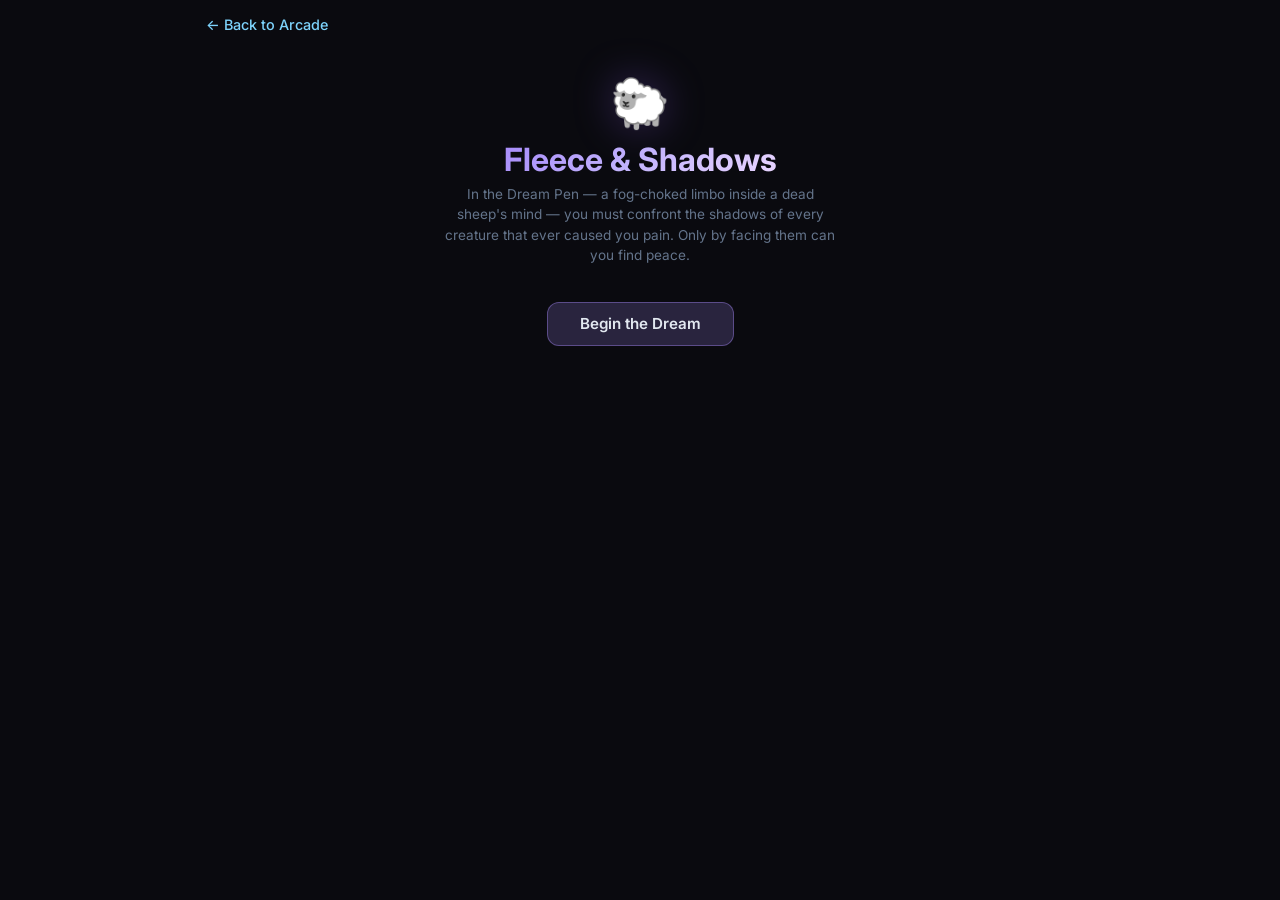
<file: fleece.html>
<!DOCTYPE html>
<html lang="en">
<head>
<meta charset="UTF-8">
<meta name="viewport" content="width=device-width, initial-scale=1.0">
<title>Fleece &amp; Shadows</title>
<link rel="preconnect" href="https://fonts.googleapis.com">
<link rel="preconnect" href="https://fonts.gstatic.com" crossorigin>
<link href="https://fonts.googleapis.com/css2?family=Inter:wght@300;400;500;600;700&display=swap" rel="stylesheet">
<style>
*{margin:0;padding:0;box-sizing:border-box}
body{background:#0a0a0f;font-family:'Inter',sans-serif;color:#c8c3bc;min-height:100vh;display:flex;flex-direction:column;align-items:center;overflow-x:hidden;user-select:none;-webkit-user-select:none}
a{color:#7dd3fc;text-decoration:none;transition:opacity .2s}a:hover{opacity:.7}
.top-bar{width:100%;max-width:900px;padding:1rem 1rem .5rem;display:flex;justify-content:space-between;align-items:center}
.back-link{font-size:.9rem;font-weight:500;color:#7dd3fc}
#app{width:100%;max-width:900px;padding:0 1rem 2rem;flex:1;display:flex;flex-direction:column;align-items:center}

/* ---- screens ---- */
.screen{display:none;width:100%;flex-direction:column;align-items:center;animation:fadeIn .5s ease}
.screen.active{display:flex}
@keyframes fadeIn{from{opacity:0;transform:translateY(10px)}to{opacity:1;transform:translateY(0)}}
@keyframes shake{0%,100%{transform:translateX(0)}10%,30%,50%,70%,90%{transform:translateX(-3px)}20%,40%,60%,80%{transform:translateX(3px)}}
@keyframes pulse{0%,100%{opacity:.6}50%{opacity:1}}
.shake{animation:shake .4s ease}

/* ---- title screen ---- */
.title-art{font-size:3rem;margin:2rem 0 .5rem;filter:drop-shadow(0 0 20px rgba(139,92,246,.3))}
.title-name{font-size:2rem;font-weight:700;background:linear-gradient(135deg,#a78bfa,#c4b5fd,#e9d5ff);-webkit-background-clip:text;-webkit-text-fill-color:transparent;background-clip:text;margin-bottom:.3rem}
.title-sub{color:#64748b;font-size:.85rem;margin-bottom:2rem;text-align:center;max-width:400px;line-height:1.5}
.btn{background:rgba(255,255,255,.06);border:1px solid rgba(255,255,255,.12);border-radius:12px;color:#e2e8f0;padding:.7rem 2rem;font-family:inherit;font-size:.95rem;font-weight:600;cursor:pointer;transition:all .2s;margin:.3rem}
.btn:hover{background:rgba(167,139,250,.15);border-color:rgba(167,139,250,.4);transform:translateY(-2px);box-shadow:0 4px 20px rgba(167,139,250,.15)}
.btn.primary{background:rgba(167,139,250,.2);border-color:rgba(167,139,250,.4)}
.btn.danger{border-color:rgba(248,113,113,.3)}
.btn.danger:hover{background:rgba(248,113,113,.15);border-color:rgba(248,113,113,.5)}
.btn:disabled{opacity:.35;cursor:default;transform:none!important;box-shadow:none!important}

/* ---- combat screen ---- */
.combat-wrap{width:100%;display:flex;flex-direction:column;gap:.8rem}
.atmos-text{text-align:center;font-size:.8rem;color:#475569;font-style:italic;min-height:1.4em;animation:pulse 3s infinite}
.enemy-area{background:rgba(255,255,255,.02);border:1px solid rgba(255,255,255,.06);border-radius:16px;padding:1.2rem;display:flex;flex-direction:column;align-items:center;gap:.6rem;position:relative;overflow:hidden}
.enemy-sprite{font-size:4rem;filter:drop-shadow(0 0 30px rgba(139,92,246,.2));transition:transform .3s}
.enemy-name{font-weight:700;font-size:1.1rem;color:#e2e8f0}
.enemy-subtitle{font-size:.75rem;color:#64748b}
.intent-badge{display:inline-flex;align-items:center;gap:.4rem;background:rgba(255,255,255,.06);border:1px solid rgba(255,255,255,.1);border-radius:8px;padding:.3rem .8rem;font-size:.8rem;font-weight:600;margin-top:.2rem}
.intent-badge.attack{border-color:rgba(248,113,113,.3);color:#fca5a5}
.intent-badge.panic{border-color:rgba(250,204,21,.3);color:#fde047}
.intent-badge.guard{border-color:rgba(96,165,250,.3);color:#93c5fd}
.intent-badge.special{border-color:rgba(192,132,252,.3);color:#d8b4fe}
.hp-bar-wrap{width:100%;max-width:300px}
.hp-bar-label{font-size:.7rem;color:#94a3b8;margin-bottom:.2rem;display:flex;justify-content:space-between}
.hp-bar{height:10px;background:rgba(255,255,255,.06);border-radius:5px;overflow:hidden}
.hp-bar-fill{height:100%;border-radius:5px;transition:width .4s ease}
.hp-bar-fill.enemy{background:linear-gradient(90deg,#f87171,#dc2626)}
.enemy-statuses{display:flex;gap:.4rem;flex-wrap:wrap;justify-content:center;min-height:1.4em}
.status-tag{font-size:.7rem;padding:.15rem .5rem;border-radius:6px;font-weight:600}
.status-tag.debuff{background:rgba(248,113,113,.15);color:#fca5a5;border:1px solid rgba(248,113,113,.2)}
.status-tag.buff{background:rgba(96,165,250,.15);color:#93c5fd;border:1px solid rgba(96,165,250,.2)}

/* ---- player area ---- */
.player-area{display:grid;grid-template-columns:1fr 1fr;gap:.8rem}
@media(max-width:600px){.player-area{grid-template-columns:1fr}}
.resource-panel{background:rgba(255,255,255,.02);border:1px solid rgba(255,255,255,.06);border-radius:14px;padding:1rem}
.resource-panel h3{font-size:.8rem;color:#94a3b8;font-weight:600;margin-bottom:.6rem;text-transform:uppercase;letter-spacing:.05em}
.res-row{display:flex;align-items:center;gap:.6rem;margin-bottom:.5rem}
.res-icon{font-size:1.1rem;width:1.6rem;text-align:center}
.res-info{flex:1}
.res-label{font-size:.72rem;color:#94a3b8;display:flex;justify-content:space-between}
.res-bar{height:8px;background:rgba(255,255,255,.06);border-radius:4px;overflow:hidden;margin-top:.15rem}
.res-fill{height:100%;border-radius:4px;transition:width .3s ease}
.res-fill.fluff{background:linear-gradient(90deg,#60a5fa,#3b82f6)}
.res-fill.skin{background:linear-gradient(90deg,#f87171,#dc2626)}
.res-fill.wp{background:linear-gradient(90deg,#a78bfa,#7c3aed)}
.res-fill.panic-low{background:linear-gradient(90deg,#34d399,#059669)}
.res-fill.panic-mid{background:linear-gradient(90deg,#fbbf24,#d97706)}
.res-fill.panic-high{background:linear-gradient(90deg,#f87171,#dc2626)}
.mutations-list{margin-top:.4rem}
.mutation-tag{font-size:.68rem;padding:.15rem .45rem;border-radius:5px;background:rgba(167,139,250,.12);color:#c4b5fd;border:1px solid rgba(167,139,250,.2);margin:.15rem .2rem .15rem 0;display:inline-block}

/* ---- abilities ---- */
.abilities-panel{background:rgba(255,255,255,.02);border:1px solid rgba(255,255,255,.06);border-radius:14px;padding:1rem}
.abilities-panel h3{font-size:.8rem;color:#94a3b8;font-weight:600;margin-bottom:.5rem;text-transform:uppercase;letter-spacing:.05em}
.ability-cat{margin-bottom:.5rem}
.ability-cat-label{font-size:.68rem;color:#475569;font-weight:600;text-transform:uppercase;letter-spacing:.06em;margin-bottom:.3rem}
.ability-btn{width:100%;text-align:left;background:rgba(255,255,255,.03);border:1px solid rgba(255,255,255,.08);border-radius:10px;padding:.5rem .7rem;margin-bottom:.35rem;cursor:pointer;transition:all .15s;font-family:inherit;color:#c8c3bc;font-size:.82rem}
.ability-btn:hover:not(:disabled){background:rgba(167,139,250,.1);border-color:rgba(167,139,250,.3);transform:translateX(3px)}
.ability-btn:disabled{opacity:.3;cursor:default}
.ability-btn .ab-name{font-weight:600;color:#e2e8f0}
.ability-btn .ab-cost{font-size:.7rem;color:#a78bfa;margin-left:.4rem}
.ability-btn .ab-desc{display:block;font-size:.7rem;color:#64748b;margin-top:.15rem}

/* ---- combat log ---- */
.log-panel{background:rgba(255,255,255,.02);border:1px solid rgba(255,255,255,.06);border-radius:14px;padding:.8rem 1rem;max-height:140px;overflow-y:auto}
.log-panel::-webkit-scrollbar{width:4px}.log-panel::-webkit-scrollbar-thumb{background:rgba(255,255,255,.1);border-radius:2px}
.log-entry{font-size:.75rem;color:#64748b;padding:.15rem 0;border-bottom:1px solid rgba(255,255,255,.03)}
.log-entry:last-child{border-bottom:none}
.log-entry.player-act{color:#93c5fd}
.log-entry.enemy-act{color:#fca5a5}
.log-entry.system{color:#a78bfa}
.log-entry.heal{color:#34d399}

/* ---- end turn ---- */
.turn-controls{display:flex;gap:.6rem;justify-content:center;align-items:center;flex-wrap:wrap}
.wp-display{font-size:.85rem;font-weight:600;color:#a78bfa}

/* ---- mutation pick screen ---- */
.mutation-pick{width:100%;max-width:700px}
.mutation-pick h2{text-align:center;font-size:1.3rem;font-weight:700;color:#e2e8f0;margin-bottom:.3rem}
.mutation-pick .mp-sub{text-align:center;font-size:.82rem;color:#64748b;margin-bottom:1.5rem}
.mutation-cards{display:grid;grid-template-columns:repeat(3,1fr);gap:1rem}
@media(max-width:600px){.mutation-cards{grid-template-columns:1fr}}
.mutation-card{background:rgba(255,255,255,.03);border:1px solid rgba(255,255,255,.08);border-radius:16px;padding:1.2rem;cursor:pointer;transition:all .2s;text-align:center}
.mutation-card:hover{border-color:rgba(167,139,250,.4);background:rgba(167,139,250,.08);transform:translateY(-4px);box-shadow:0 8px 30px rgba(167,139,250,.1)}
.mutation-card .mc-icon{font-size:2rem;margin-bottom:.5rem}
.mutation-card .mc-name{font-weight:700;color:#e2e8f0;margin-bottom:.3rem}
.mutation-card .mc-desc{font-size:.78rem;color:#94a3b8;line-height:1.4}
.mutation-card .mc-type{font-size:.65rem;color:#7c3aed;font-weight:600;text-transform:uppercase;margin-top:.5rem;letter-spacing:.05em}

/* ---- story screen ---- */
.story-box{max-width:600px;text-align:center;padding:2rem 1rem}
.story-box .s-icon{font-size:4rem;margin-bottom:1rem;filter:drop-shadow(0 0 30px rgba(139,92,246,.25))}
.story-box h2{font-size:1.4rem;font-weight:700;color:#e2e8f0;margin-bottom:.5rem}
.story-box .s-meta{font-size:.8rem;color:#7c3aed;font-weight:600;margin-bottom:1rem;text-transform:uppercase;letter-spacing:.05em}
.story-box .s-text{font-size:.88rem;color:#94a3b8;line-height:1.7;margin-bottom:1.5rem}
.story-box .s-flavor{font-size:.78rem;color:#475569;font-style:italic;margin-bottom:1.5rem}

/* ---- game over / victory ---- */
.end-box{max-width:500px;text-align:center;padding:2rem 1rem}
.end-box .e-icon{font-size:5rem;margin-bottom:1rem}
.end-box h2{font-size:1.6rem;font-weight:700;color:#e2e8f0;margin-bottom:.5rem}
.end-box .e-sub{font-size:.9rem;color:#94a3b8;margin-bottom:.5rem;line-height:1.5}
.end-box .e-stats{font-size:.8rem;color:#64748b;margin-bottom:1.5rem}
</style>
</head>
<body>

<div class="top-bar">
    <a href="dino.html" class="back-link">← Back to Arcade</a>
</div>

<div id="app">
    <!-- TITLE SCREEN -->
    <div class="screen active" id="scrTitle">
        <div class="title-art">🐑</div>
        <div class="title-name">Fleece &amp; Shadows</div>
        <div class="title-sub">
            In the Dream Pen — a fog-choked limbo inside a dead sheep's mind — you must confront the shadows of every creature that ever caused you pain.
            Only by facing them can you find peace.
        </div>
        <button class="btn primary" onclick="G.startRun()">Begin the Dream</button>
    </div>

    <!-- STORY SCREEN -->
    <div class="screen" id="scrStory">
        <div class="story-box" id="storyBox"></div>
    </div>

    <!-- COMBAT SCREEN -->
    <div class="screen" id="scrCombat">
        <div class="combat-wrap">
            <div class="atmos-text" id="atmosText"></div>
            <div class="enemy-area" id="enemyArea">
                <div id="intentBadge"></div>
                <div class="enemy-sprite" id="enemySprite"></div>
                <div class="enemy-name" id="enemyName"></div>
                <div class="enemy-subtitle" id="enemySub"></div>
                <div class="hp-bar-wrap">
                    <div class="hp-bar-label"><span id="enemyHpLabel">HP</span><span id="enemyHpNum"></span></div>
                    <div class="hp-bar"><div class="hp-bar-fill enemy" id="enemyHpBar"></div></div>
                </div>
                <div class="enemy-statuses" id="enemyStatuses"></div>
            </div>
            <div class="player-area">
                <div class="resource-panel">
                    <h3>Resources</h3>
                    <div class="res-row"><span class="res-icon">🛡️</span><div class="res-info"><div class="res-label"><span>Fluff (Armor)</span><span id="fluffNum"></span></div><div class="res-bar"><div class="res-fill fluff" id="fluffBar"></div></div></div></div>
                    <div class="res-row"><span class="res-icon">❤️</span><div class="res-info"><div class="res-label"><span>Skin (True HP)</span><span id="skinNum"></span></div><div class="res-bar"><div class="res-fill skin" id="skinBar"></div></div></div></div>
                    <div class="res-row"><span class="res-icon">⚡</span><div class="res-info"><div class="res-label"><span>Willpower</span><span id="wpNum"></span></div><div class="res-bar"><div class="res-fill wp" id="wpBar"></div></div></div></div>
                    <div class="res-row"><span class="res-icon">😨</span><div class="res-info"><div class="res-label"><span>Panic</span><span id="panicNum"></span></div><div class="res-bar"><div class="res-fill" id="panicBar"></div></div></div></div>
                    <div class="mutations-list" id="mutationsList"></div>
                </div>
                <div class="abilities-panel" id="abilitiesPanel">
                    <h3>Abilities</h3>
                    <div id="abilityButtons"></div>
                </div>
            </div>
            <div class="turn-controls">
                <span class="wp-display" id="wpDisplay"></span>
                <button class="btn" id="endTurnBtn" onclick="G.endTurn()">End Turn</button>
            </div>
            <div class="log-panel" id="logPanel"></div>
        </div>
    </div>

    <!-- MUTATION PICK SCREEN -->
    <div class="screen" id="scrMutation">
        <div class="mutation-pick">
            <h2>Memory Fragment</h2>
            <p class="mp-sub">A piece of the past takes new shape. Choose one to carry forward.</p>
            <div class="mutation-cards" id="mutationCards"></div>
        </div>
    </div>

    <!-- GAME OVER SCREEN -->
    <div class="screen" id="scrEnd">
        <div class="end-box" id="endBox"></div>
    </div>
</div>

<script>
/* =============================================================
   FLEECE & SHADOWS — A Roguelike Turn-Based Combat Game
   Pure DOM + CSS, zero dependencies, zero network calls.
   ============================================================= */
(function(){
"use strict";

/* ============================================================
   DATA: Enemies, Abilities, Mutations, Story
   ============================================================ */

var LEVELS = [
    {
        id:"rat", name:"The Shadow Rat", subtitle:"The Nightly Fear",
        sprite:"🐀", hp:38, maxFluffCut:0,
        atmosphere:["Tiny claws scratch inside the walls...","Something skitters in the dark...","The smell of damp straw fills the air...","A chorus of squeaking echoes around you..."],
        intro:{
            icon:"🐀",title:"The Shadow Rat",meta:"Level 1 — The Nightly Fear",
            text:"You remember the barn. The darkness. Every night, the scratching came — tiny claws on wood, on stone, on your fleece. They never stopped. In the Dream Pen, the scratching has become something worse. The Rat is no longer small. It is every sleepless night, every creeping anxiety given form.",
            flavor:"\"They were always there. Even when you couldn't see them, you could hear them. Scratch. Scratch. Scratch.\""
        },
        ai:function(en, pl, turn){
            /* Rat attacks 3-4 times for low damage; occasionally panics */
            if(turn % 4 === 0) return {type:"panic",icon:"💀",label:"Swarm Shriek",panicAdd:15,desc:"The rats shriek in unison, raising your panic."};
            return {type:"attack",icon:"⚔️",label:"Gnawing Swarm",hits:3+Math.floor(Math.random()*2),dmg:2,desc:"The swarm bites you repeatedly!"};
        }
    },
    {
        id:"crab", name:"The River Crab", subtitle:"The Unexpected Pain",
        sprite:"🦀", hp:52, maxFluffCut:0,
        atmosphere:["Water bubbles softly... or is it laughter?","Fog rolls across the phantom riverbank...","A sharp SNAP echoes from the mist...","The water is cold. The crab is patient."],
        intro:{
            icon:"🦀",title:"The River Crab",meta:"Level 2 — The Unexpected Pain",
            text:"The river was supposed to be safe. Cool water on a hot day, the gentle current against your legs. Then came the pain — sudden, sharp, bewildering. The Crab taught you that nowhere is truly safe. In the Dream Pen, it waits beneath still water, its shell harder than memory.",
            flavor:"\"You went to the river seeking comfort. What you found was the understanding that pain hides in peaceful places.\""
        },
        ai:function(en, pl, turn){
            if(en.shell){
                en.shell = false;
                return {type:"attack",icon:"⚔️",label:"Pincer Crush",hits:1,dmg:14,desc:"The Crab opens its shell and strikes with devastating force!",snare:true};
            }
            if(turn % 3 === 0){
                en.shell = true;
                return {type:"guard",icon:"🛡️",label:"Hard Shell",desc:"The Crab retreats into its shell. Attacks bounce off!",reflectDmg:4};
            }
            if(Math.random()<.35) return {type:"panic",icon:"💀",label:"Claw Snap",panicAdd:12,desc:"A sudden snap startles you."};
            return {type:"attack",icon:"⚔️",label:"Side Pinch",hits:1,dmg:7,desc:"The Crab pinches you from the side!"};
        }
    },
    {
        id:"dog", name:"The Herding Dog", subtitle:"The Relentless Exhaustion",
        sprite:"🐕", hp:45, maxFluffCut:0,
        atmosphere:["Barking. Always barking.","The field stretches forever in every direction...","Your legs ache from running...","The dog's eyes never leave you."],
        intro:{
            icon:"🐕",title:"The Herding Dog",meta:"Level 3 — The Relentless Exhaustion",
            text:"Every morning, the barking. Every day, the running. The Dog never tired, never relented, never allowed you to rest. It drove you where it wanted, snapping at your heels if you hesitated. In the Dream Pen, the Dog's bark shakes reality itself. It doesn't need to bite — the sound alone is enough to break your will.",
            flavor:"\"Run. Stop. Run again. The Dog doesn't care where you go, only that you never stop.\""
        },
        ai:function(en, pl, turn){
            /* Dog focuses on panic; dodges 50% */
            if(Math.random()<.6) return {type:"panic",icon:"💀",label:"Relentless Bark",panicAdd:25,desc:"The Dog barks furiously! The sound rattles your bones."};
            if(Math.random()<.4) return {type:"attack",icon:"⚔️",label:"Nipping Bite",hits:2,dmg:3,dodge:true,desc:"The Dog darts in and bites, then dodges away!"};
            return {type:"attack",icon:"⚔️",label:"Tackle",hits:1,dmg:6,desc:"The Dog slams into you!"};
        }
    },
    {
        id:"wolf", name:"The Howling Wolf", subtitle:"The Deep Trauma",
        sprite:"🐺", hp:65, maxFluffCut:0,
        atmosphere:["Yellow eyes gleam in the pitch darkness...","A low growl vibrates through the ground...","The forest is silent. Too silent.","The howl comes from everywhere and nowhere."],
        intro:{
            icon:"🐺",title:"The Howling Wolf",meta:"Level 4 — The Deep Trauma",
            text:"The Wolf is the oldest fear. Before the barn, before the river, before the field — there was the forest. The Wolf is pure predation, the primal terror that lives in every prey animal's bones. In the Dream Pen, it stalks you through an endless black forest, patient and inevitable.",
            flavor:"\"You never saw the Wolf clearly. You only ever saw the eyes. That was enough.\""
        },
        ai:function(en, pl, turn){
            /* Wolf cycles: stalk, stalk, JAWS */
            if(!en.stalkCount) en.stalkCount = 0;
            if(en.stalkCount >= 2){
                en.stalkCount = 0;
                return {type:"special",icon:"☠️",label:"Jaws of Trauma",hits:1,dmg:35,desc:"The Wolf lunges with everything it has! MASSIVE DAMAGE!"};
            }
            en.stalkCount++;
            if(Math.random()<.4) return {type:"panic",icon:"💀",label:"Piercing Howl",panicAdd:20,desc:"A howl freezes your blood."};
            return {type:"guard",icon:"🛡️",label:"Stalking...",desc:"The Wolf circles, watching, waiting...",stalk:true};
        }
    },
    {
        id:"human", name:"The Tall Figure", subtitle:"The Inescapable Fate",
        sprite:"👤", hp:80, maxFluffCut:5,
        atmosphere:["A shadow stretches impossibly long...","The scent of steel and clean straw...","Gentle hands. Cold intentions.","The shepherd's crook catches the dim light."],
        intro:{
            icon:"👤",title:"The Tall Figure",meta:"Final Level — The Inescapable Fate",
            text:"You know this shape. The one who fed you, sheltered you, protected you from the Wolf. The one whose hands were gentle. The one who, in the end, led you down a path from which there was no return. In the Dream Pen, the Human is a silhouette — featureless, towering, holding a crook that could be a scythe.",
            flavor:"\"They called it mercy. They called it necessity. They called it natural. They never asked you what you called it.\""
        },
        ai:function(en, pl, turn){
            if(turn % 5 === 0) return {type:"special",icon:"✂️",label:"The Shears",hits:1,dmg:8,shear:true,desc:"The Human cuts away your fleece! Your maximum Fluff is reduced!"};
            if(turn % 3 === 0) return {type:"special",icon:"🪝",label:"The Crook",hits:0,dmg:0,crook:true,panicAdd:10,desc:"The Crook pulls you from your stance! Defensive buffs removed!"};
            if(Math.random()<.3) return {type:"panic",icon:"💀",label:"Silent Stare",panicAdd:18,desc:"The Figure stares at you in silence. The weight is unbearable."};
            return {type:"attack",icon:"⚔️",label:"Measured Strike",hits:1,dmg:10,desc:"A calm, deliberate blow."};
        }
    }
];

var ABILITIES = [
    /* Wool Skills (Defense) */
    {id:"fleeceRoll",name:"Fleece Roll",cat:"wool",cost:1,desc:"Gain 10 Fluff armor.",
        use:function(p,e){p.fluff=Math.min(p.maxFluff,p.fluff+10+(p.mut.thickWool?5:0));return{msg:"You roll into a ball! +"+((p.mut.thickWool)?15:10)+" Fluff.",cls:"player-act"};}},
    {id:"staticRub",name:"Static Rub",cat:"wool",cost:1,desc:"Gain 5 Fluff, +1 Static Charge.",
        use:function(p,e){p.fluff=Math.min(p.maxFluff,p.fluff+5);var ch=p.mut.rubberHooves?2:1;p.staticCharges+=ch;return{msg:"You rub your hooves! +5 Fluff, +"+ch+" Static Charge"+(p.staticCharges>1?"s":"")+".",cls:"player-act"};}},
    {id:"tangle",name:"Tangle",cat:"wool",cost:2,desc:"Shed wool to slow the enemy. Attacks deal -20% dmg.",
        use:function(p,e){e.statuses.slowed=3;return{msg:"You shed tangling wool! Enemy is Slowed for 3 turns.",cls:"player-act"};}},
    {id:"woolenWall",name:"Woolen Wall",cat:"wool",cost:2,desc:"Gain Fluff equal to 50% of max. Lose 1 Static Charge.",
        use:function(p,e){var g=Math.floor(p.maxFluff*.5);p.fluff=Math.min(p.maxFluff,p.fluff+g);if(p.staticCharges>0)p.staticCharges--;return{msg:"A wall of wool surrounds you! +"+g+" Fluff.",cls:"player-act"};}},

    /* Hoof & Horn Skills (Attack) */
    {id:"headbutt",name:"Basic Headbutt",cat:"hoof",cost:1,desc:"Deal 5 damage.",
        use:function(p,e){var d=5+(p.mut.ironHooves?3:0);d=applyDmgMods(d,p,e);dealDmg(e,d);return{msg:"You headbutt the shadow! "+d+" damage.",cls:"player-act"};}},
    {id:"thunderCharge",name:"Thunderous Charge",cat:"hoof",cost:2,desc:"Deal 8 dmg. If Static Charge: +10 lightning dmg & Stun.",
        use:function(p,e){var d=8;d=applyDmgMods(d,p,e);dealDmg(e,d);var msg="You charge! "+d+" damage.";if(p.staticCharges>0){var bonus=10;bonus=applyDmgMods(bonus,p,e);dealDmg(e,bonus);p.staticCharges--;e.statuses.stunned=1;msg="THUNDER! "+(d+bonus)+" damage + Stun!";}return{msg:msg,cls:"player-act"};}},
    {id:"desperateKick",name:"Desperate Kick",cat:"hoof",cost:1,desc:"Deal 15 massive dmg. Only usable at Panic ≥ 70%.",
        check:function(p){return p.panic >= (p.mut.desperateResolve?50:70);},
        use:function(p,e){var d=15;d=applyDmgMods(d,p,e);dealDmg(e,d);return{msg:"DESPERATE KICK! "+d+" damage!",cls:"player-act"};}},
    {id:"hornGore",name:"Horn Gore",cat:"hoof",cost:2,desc:"Deal 12 dmg. If enemy HP < 50%, deal double.",
        use:function(p,e){var d=12;if(e.hp<e.maxHp*.5)d*=2;d=applyDmgMods(d,p,e);dealDmg(e,d);return{msg:"You gore with your horns! "+d+" damage"+(e.hp<e.maxHp*.5?" (Executioner!)":"")+".",cls:"player-act"};}},

    /* Vocal Skills (Control & Heal) */
    {id:"deepBreath",name:"Deep Breath",cat:"vocal",cost:1,desc:"Lower Panic by 30%.",
        use:function(p,e){p.panic=Math.max(0,p.panic-30);return{msg:"You breathe deeply... Panic -30%.",cls:"heal"};}},
    {id:"braveBaa",name:"Brave Baa",cat:"vocal",cost:2,desc:"Panic -10%. Intimidate enemy: next attack -50% dmg.",
        use:function(p,e){p.panic=Math.max(0,p.panic-10);e.statuses.intimidated=1;return{msg:"BAAAA! Panic -10%, enemy Intimidated!",cls:"player-act"};}},
    {id:"echoBleat",name:"Echoing Bleat",cat:"vocal",cost:2,desc:"If enemy Slowed: they take 2x dmg for 2 turns.",
        check:function(p,e){return e && e.statuses && e.statuses.slowed > 0;},
        use:function(p,e){e.statuses.vulnerable=2;return{msg:"Your bleat shatters their defenses! Enemy takes DOUBLE damage for 2 turns!",cls:"player-act"};}},
    {id:"gentleHum",name:"Gentle Hum",cat:"vocal",cost:1,desc:"Heal 3 Skin. Panic +5%.",
        use:function(p,e){var h=3+(p.mut.gentleSoul?2:0);p.skin=Math.min(p.maxSkin,p.skin+h);p.panic=Math.min(100,p.panic+5);return{msg:"A soft hum... +"+h+" Skin, but Panic +5%.",cls:"heal"};}}
];

var ALL_MUTATIONS = [
    {id:"spikyWool",name:"Spiky Wool",icon:"🦔",desc:"When enemies break through your Fluff, they take 5 damage.",type:"Defense",key:"spikyWool"},
    {id:"traumaHarness",name:"Trauma Harness",icon:"⚡",desc:"At 100% Panic, you don't get paralyzed. Instead, abilities cost 0 WP but you take 5 Skin damage per turn.",type:"Risk",key:"traumaHarness"},
    {id:"rubberHooves",name:"Rubber Hooves",icon:"🔌",desc:"Static Rub gives 2 charges instead of 1. Enables stun-lock builds.",type:"Offense",key:"rubberHooves"},
    {id:"thickHide",name:"Thick Hide",icon:"🧱",desc:"+8 max Skin. Immediately heal 4 Skin.",type:"Defense",key:"thickHide"},
    {id:"echoingMemory",name:"Echoing Memory",icon:"🔊",desc:"Vocal skills cost 1 less WP (minimum 0).",type:"Utility",key:"echoingMemory"},
    {id:"ironHooves",name:"Iron Hooves",icon:"🔨",desc:"Basic Headbutt deals +3 extra damage.",type:"Offense",key:"ironHooves"},
    {id:"desperateResolve",name:"Desperate Resolve",icon:"💢",desc:"Desperate Kick usable at 50% Panic instead of 70%.",type:"Utility",key:"desperateResolve"},
    {id:"calmHeart",name:"Calm Heart",icon:"💚",desc:"Max Panic is 80%. You can never be paralyzed.",type:"Defense",key:"calmHeart"},
    {id:"secondWind",name:"Second Wind",icon:"💨",desc:"Heal 3 Skin at the start of each combat.",type:"Sustain",key:"secondWind"},
    {id:"thickWool",name:"Thick Wool",icon:"🐏",desc:"Fleece Roll gives +5 extra Fluff.",type:"Defense",key:"thickWool"},
    {id:"berserkerFleece",name:"Berserker Fleece",icon:"🔥",desc:"At Panic ≥ 60%, all attacks deal +4 damage.",type:"Risk",key:"berserkerFleece"},
    {id:"gentleSoul",name:"Gentle Soul",icon:"🌿",desc:"Gentle Hum heals +2 extra Skin.",type:"Sustain",key:"gentleSoul"},
    {id:"staticAura",name:"Static Aura",icon:"⚡",desc:"Start each combat with 2 Static Charges.",type:"Offense",key:"staticAura"},
    {id:"woolenResilience",name:"Woolen Resilience",icon:"🧶",desc:"+15 max Fluff capacity.",type:"Defense",key:"woolenResilience"},
    {id:"nightmareAdapt",name:"Nightmare Adaptation",icon:"🌙",desc:"Take 2 less damage from all sources (min 1).",type:"Defense",key:"nightmareAdapt"}
];

/* ============================================================
   GAME ENGINE
   ============================================================ */

var state = null; /* null = no active run */

function newState(){
    return {
        level: 0,
        skin: 30, maxSkin: 30,
        fluff: 0, maxFluff: 40,
        wp: 3, maxWp: 3,
        panic: 0,
        staticCharges: 0,
        mutations: [], /* array of mutation keys */
        mut: {}, /* quick lookup: mut.spikyWool = true */
        enemy: null,
        turn: 0,
        playerTurn: true,
        log: [],
        usedMutationIds: [], /* track which mutations have been offered */
        paralyzed: false,
        totalDmgDealt: 0,
        totalDmgTaken: 0,
        turnsPlayed: 0
    };
}

function applyDmgMods(baseDmg, player, enemy){
    var d = baseDmg;
    if(player.panic >= 70) d = Math.floor(d * 1.5);
    if(player.mut.berserkerFleece && player.panic >= 60) d += 4;
    if(enemy.statuses.vulnerable > 0) d *= 2;
    return Math.max(1, Math.floor(d));
}

function dealDmg(enemy, dmg){
    if(enemy.statuses.guarding){
        addLog({msg:"The attack bounces off the shell! You take "+enemy.reflectDmg+" damage!",cls:"enemy-act"});
        takeDmg(state, enemy.reflectDmg || 3);
        return;
    }
    enemy.hp = Math.max(0, enemy.hp - dmg);
    state.totalDmgDealt += dmg;
}

function takeDmg(pl, rawDmg){
    var dmg = rawDmg;
    if(pl.mut.nightmareAdapt) dmg = Math.max(1, dmg - 2);
    if(pl.enemy && pl.enemy.statuses.slowed > 0) dmg = Math.floor(dmg * 0.8);
    if(pl.enemy && pl.enemy.statuses.intimidated > 0) dmg = Math.floor(dmg * 0.5);
    if(pl.panic >= 70 && !pl.mut.traumaHarness) dmg = Math.floor(dmg * 1.5);

    /* damage goes through Fluff first */
    var fluffBefore = pl.fluff;
    if(pl.fluff > 0){
        if(dmg <= pl.fluff){
            pl.fluff -= dmg;
            dmg = 0;
        } else {
            dmg -= pl.fluff;
            pl.fluff = 0;
        }
    }
    /* remaining goes to Skin */
    if(dmg > 0){
        pl.skin = Math.max(0, pl.skin - dmg);
    }
    /* spiky wool check */
    if(pl.mut.spikyWool && fluffBefore > 0 && pl.fluff === 0 && pl.enemy){
        pl.enemy.hp = Math.max(0, pl.enemy.hp - 5);
        addLog({msg:"Spiky Wool retaliates for 5 damage!",cls:"system"});
    }
    pl.totalDmgTaken += rawDmg;
}

function addLog(entry){
    if(!state) return;
    state.log.push(entry);
    renderLog();
}

/* ============================================================
   COMBAT FLOW
   ============================================================ */

function startCombat(){
    var lvl = LEVELS[state.level];
    state.enemy = {
        hp: lvl.hp + state.level * 5,
        maxHp: lvl.hp + state.level * 5,
        statuses: {},
        shell: false,
        stalkCount: 0,
        reflectDmg: 0,
        dodge: lvl.id === "dog",
        nextAction: null
    };
    state.turn = 0;
    state.fluff = 0;
    state.wp = state.maxWp;
    state.panic = 0;
    state.staticCharges = state.mut.staticAura ? 2 : 0;
    state.paralyzed = false;
    state.log = [];

    if(state.mut.secondWind){
        state.skin = Math.min(state.maxSkin, state.skin + 3);
        addLog({msg:"Second Wind: +3 Skin.",cls:"heal"});
    }

    /* roll first enemy intent */
    state.enemy.nextAction = LEVELS[state.level].ai(state.enemy, state, 0);

    showScreen("scrCombat");
    renderCombat();
}

function beginPlayerTurn(){
    state.turn++;
    state.turnsPlayed++;
    state.wp = state.maxWp;
    state.playerTurn = true;
    state.paralyzed = false;

    /* Panic paralysis check */
    var maxPanic = state.mut.calmHeart ? 80 : 100;
    if(state.panic >= maxPanic && !state.mut.traumaHarness){
        state.paralyzed = true;
        state.panic = Math.max(0, state.panic - 20);
        addLog({msg:"PARALYZED BY FEAR! You freeze and lose your turn. Panic drops to "+state.panic+"%.",cls:"enemy-act"});
        setTimeout(function(){ enemyTurn(); }, 1200);
        renderCombat();
        return;
    }

    /* Trauma harness penalty */
    if(state.mut.traumaHarness && state.panic >= 100){
        state.skin = Math.max(0, state.skin - 5);
        state.wp = 99; /* free abilities */
        addLog({msg:"Trauma Harness: Pain and rage fuel you! 0 WP cost, but -5 Skin.",cls:"system"});
        if(state.skin <= 0){ gameOver(false); return; }
    }

    /* Tick down enemy statuses */
    var es = state.enemy.statuses;
    for(var k in es){ if(es.hasOwnProperty(k) && typeof es[k] === "number" && es[k] > 0) es[k]--; }

    renderCombat();
}

function useAbility(idx){
    if(!state || !state.playerTurn || state.paralyzed) return;
    var ab = ABILITIES[idx];
    var cost = ab.cost;
    if(state.mut.echoingMemory && ab.cat === "vocal") cost = Math.max(0, cost - 1);
    if(state.mut.traumaHarness && state.panic >= 100) cost = 0;

    if(state.wp < cost) return;
    if(ab.check && !ab.check(state, state.enemy)) return;

    state.wp -= cost;
    var result = ab.use(state, state.enemy);
    addLog(result);

    /* clamp panic */
    var maxP = state.mut.calmHeart ? 80 : 100;
    state.panic = Math.min(maxP, Math.max(0, state.panic));

    /* check enemy death */
    if(state.enemy.hp <= 0){
        enemyDefeated();
        return;
    }

    renderCombat();
}

function endTurn(){
    if(!state || !state.playerTurn || state.paralyzed) return;
    state.playerTurn = false;
    setTimeout(function(){ enemyTurn(); }, 600);
    renderCombat();
}

function enemyTurn(){
    if(!state || !state.enemy || state.enemy.hp <= 0) return;
    var action = state.enemy.nextAction;
    if(!action) action = {type:"attack",icon:"⚔️",label:"Attack",hits:1,dmg:5,desc:"The shadow strikes!"};

    addLog({msg:action.desc, cls:"enemy-act"});

    /* Check if stunned */
    if(state.enemy.statuses.stunned > 0){
        addLog({msg:"The enemy is STUNNED and cannot act!",cls:"system"});
        state.enemy.statuses.stunned = 0;
        rollNextIntent();
        beginPlayerTurn();
        return;
    }

    if(action.type === "attack" || action.type === "special"){
        /* dodge check for dog */
        var dodgeChance = (state.enemy.dodge && !state.enemy.statuses.slowed) ? 0 : 0; /* dodge is handled differently — dog's moves have dodge property */

        var hits = action.hits || 1;
        var totalDmg = 0;
        for(var i = 0; i < hits; i++){
            totalDmg += action.dmg;
        }
        takeDmg(state, totalDmg);
        addLog({msg:"You take "+totalDmg+" damage!",cls:"enemy-act"});

        if(action.shear && state.maxFluff > 10){
            var cut = LEVELS[state.level].maxFluffCut || 5;
            state.maxFluff = Math.max(10, state.maxFluff - cut);
            state.fluff = Math.min(state.fluff, state.maxFluff);
            addLog({msg:"The Shears cut away your fleece! Max Fluff reduced by "+cut+"!",cls:"enemy-act"});
        }

        if(action.crook){
            state.fluff = Math.max(0, state.fluff - 10);
            state.staticCharges = 0;
            var es2 = state.enemy.statuses;
            delete es2.slowed;
            delete es2.intimidated;
            addLog({msg:"The Crook strips your defenses!",cls:"enemy-act"});
        }

        if(action.snare){
            addLog({msg:"Pincer Snare! You cannot use Hoof skills next turn.",cls:"enemy-act"});
            state.snared = true;
        } else {
            state.snared = false;
        }

        shakeEnemy();
    }

    if(action.type === "panic" || action.panicAdd){
        var pa = action.panicAdd || 15;
        var maxP = state.mut.calmHeart ? 80 : 100;
        state.panic = Math.min(maxP, state.panic + pa);
        addLog({msg:"Panic rises by "+pa+"% → "+state.panic+"%!",cls:"enemy-act"});
    }

    if(action.type === "guard"){
        if(action.reflectDmg){
            state.enemy.statuses.guarding = 1;
            state.enemy.reflectDmg = action.reflectDmg;
        }
        if(action.stalk){
            /* Wolf stalking — no additional effect, just building up */
        }
    }

    /* Check player death */
    if(state.skin <= 0){
        gameOver(false);
        return;
    }

    /* Roll next intent */
    rollNextIntent();

    /* Begin next player turn */
    beginPlayerTurn();
}

function rollNextIntent(){
    if(!state || !state.enemy) return;
    state.enemy.nextAction = LEVELS[state.level].ai(state.enemy, state, state.turn + 1);
}

function enemyDefeated(){
    var lvl = LEVELS[state.level];
    addLog({msg:lvl.name + " fades into mist...",cls:"system"});
    renderCombat();

    setTimeout(function(){
        if(state.level >= LEVELS.length - 1){
            gameOver(true);
        } else {
            showMutationPick();
        }
    }, 1500);
}

function gameOver(victory){
    var el = document.getElementById("endBox");
    if(victory){
        el.innerHTML = '<div class="e-icon">🌅</div>'+
            '<h2>Peace Found</h2>'+
            '<p class="e-sub">You have confronted every shadow. The Dream Pen dissolves into warm light. The scratching, the snapping, the barking, the howling, the silence — they fade. Not forgotten, but forgiven.</p>'+
            '<p class="e-sub"><em>"In the end, the sheep does not escape. It understands. And in understanding, it is free."</em></p>'+
            '<p class="e-stats">Damage dealt: '+state.totalDmgDealt+' · Damage taken: '+state.totalDmgTaken+' · Turns survived: '+state.turnsPlayed+'<br>Mutations: '+state.mutations.length+'</p>'+
            '<button class="btn primary" onclick="G.startRun()">Dream Again</button>'+
            '<button class="btn" onclick="G.toTitle()" style="margin-top:.3rem">Title Screen</button>';
    } else {
        el.innerHTML = '<div class="e-icon">💀</div>'+
            '<h2>Consumed by Shadow</h2>'+
            '<p class="e-sub">The darkness closes in. The pain was too much, the fear too great. The sheep\'s spirit fragments, scattered across the Dream Pen to relive its suffering forever... unless it tries again.</p>'+
            '<p class="e-stats">Fell to: '+LEVELS[state.level].name+' · Damage dealt: '+state.totalDmgDealt+' · Turns survived: '+state.turnsPlayed+'</p>'+
            '<button class="btn primary" onclick="G.startRun()">Try Again</button>'+
            '<button class="btn" onclick="G.toTitle()" style="margin-top:.3rem">Title Screen</button>';
    }
    showScreen("scrEnd");
}

function showMutationPick(){
    /* offer 3 mutations not yet taken */
    var available = ALL_MUTATIONS.filter(function(m){
        return state.mutations.indexOf(m.key) === -1;
    });
    /* shuffle */
    for(var i = available.length - 1; i > 0; i--){
        var j = Math.floor(Math.random() * (i + 1));
        var tmp = available[i]; available[i] = available[j]; available[j] = tmp;
    }
    var picks = available.slice(0, 3);
    var container = document.getElementById("mutationCards");
    container.innerHTML = "";
    for(var k = 0; k < picks.length; k++){
        (function(mut){
            var card = document.createElement("div");
            card.className = "mutation-card";
            card.innerHTML = '<div class="mc-icon">'+mut.icon+'</div><div class="mc-name">'+mut.name+'</div><div class="mc-desc">'+esc(mut.desc)+'</div><div class="mc-type">'+esc(mut.type)+'</div>';
            card.addEventListener("click", function(){
                state.mutations.push(mut.key);
                state.mut[mut.key] = true;
                /* apply immediate effects */
                if(mut.key === "thickHide"){ state.maxSkin += 8; state.skin = Math.min(state.maxSkin, state.skin + 4); }
                if(mut.key === "woolenResilience"){ state.maxFluff += 15; }
                /* advance to next level */
                state.level++;
                showStory(state.level);
            });
            container.appendChild(card);
        })(picks[k]);
    }
    showScreen("scrMutation");
}

/* ============================================================
   RENDERING
   ============================================================ */

function showScreen(id){
    var screens = document.querySelectorAll(".screen");
    for(var i = 0; i < screens.length; i++) screens[i].classList.remove("active");
    document.getElementById(id).classList.add("active");
}

function showStory(levelIdx){
    var lvl = LEVELS[levelIdx];
    var box = document.getElementById("storyBox");
    box.innerHTML = '<div class="s-icon">'+lvl.intro.icon+'</div>'+
        '<h2>'+esc(lvl.intro.title)+'</h2>'+
        '<div class="s-meta">'+esc(lvl.intro.meta)+'</div>'+
        '<p class="s-text">'+esc(lvl.intro.text)+'</p>'+
        '<p class="s-flavor">'+esc(lvl.intro.flavor)+'</p>'+
        '<button class="btn primary" onclick="G.enterCombat()">Face the Shadow</button>';
    showScreen("scrStory");
}

function renderCombat(){
    if(!state || !state.enemy) return;
    var lvl = LEVELS[state.level];
    var en = state.enemy;

    /* atmosphere */
    var atIdx = Math.floor(Math.random() * lvl.atmosphere.length);
    document.getElementById("atmosText").textContent = lvl.atmosphere[atIdx];

    /* enemy */
    document.getElementById("enemySprite").textContent = lvl.sprite;
    document.getElementById("enemyName").textContent = lvl.name;
    document.getElementById("enemySub").textContent = lvl.subtitle;
    document.getElementById("enemyHpNum").textContent = en.hp + " / " + en.maxHp;
    document.getElementById("enemyHpBar").style.width = (en.hp / en.maxHp * 100) + "%";

    /* intent */
    var intent = en.nextAction;
    var ib = document.getElementById("intentBadge");
    if(intent){
        var icls = "intent-badge";
        if(intent.type === "attack") icls += " attack";
        else if(intent.type === "panic") icls += " panic";
        else if(intent.type === "guard") icls += " guard";
        else icls += " special";
        ib.innerHTML = '<div class="'+icls+'">'+intent.icon+' Intent: '+esc(intent.label)+'</div>';
    } else {
        ib.innerHTML = "";
    }

    /* enemy statuses */
    var esEl = document.getElementById("enemyStatuses");
    esEl.innerHTML = "";
    var statNames = {slowed:"Slowed",stunned:"Stunned",intimidated:"Intimidated",vulnerable:"Vulnerable",guarding:"Guarding"};
    for(var sk in en.statuses){
        if(en.statuses.hasOwnProperty(sk) && en.statuses[sk] > 0 && statNames[sk]){
            esEl.innerHTML += '<span class="status-tag debuff">'+statNames[sk]+' ('+en.statuses[sk]+')</span>';
        }
    }

    /* player resources */
    document.getElementById("fluffNum").textContent = state.fluff + " / " + state.maxFluff;
    document.getElementById("fluffBar").style.width = (state.fluff / state.maxFluff * 100) + "%";
    document.getElementById("skinNum").textContent = state.skin + " / " + state.maxSkin;
    document.getElementById("skinBar").style.width = (state.skin / state.maxSkin * 100) + "%";
    document.getElementById("wpNum").textContent = state.wp + " / " + state.maxWp;
    document.getElementById("wpBar").style.width = (state.wp / state.maxWp * 100) + "%";
    document.getElementById("panicNum").textContent = state.panic + "%";
    var pb = document.getElementById("panicBar");
    var maxP = state.mut.calmHeart ? 80 : 100;
    pb.style.width = (state.panic / maxP * 100) + "%";
    pb.className = "res-fill " + (state.panic < 30 ? "panic-low" : state.panic < 70 ? "panic-mid" : "panic-high");

    /* WP display */
    document.getElementById("wpDisplay").textContent = "WP: " + state.wp + " / " + state.maxWp;

    /* mutations list */
    var ml = document.getElementById("mutationsList");
    ml.innerHTML = "";
    for(var mi = 0; mi < state.mutations.length; mi++){
        var mdef = ALL_MUTATIONS.filter(function(m){ return m.key === state.mutations[mi]; })[0];
        if(mdef) ml.innerHTML += '<span class="mutation-tag" title="'+esc(mdef.desc)+'">'+mdef.icon+' '+esc(mdef.name)+'</span>';
    }

    /* abilities */
    var abEl = document.getElementById("abilityButtons");
    abEl.innerHTML = "";
    var cats = {wool:"🐑 Wool Skills", hoof:"🐏 Hoof & Horn", vocal:"🗣️ Vocal Skills"};
    var catOrder = ["wool","hoof","vocal"];
    for(var ci = 0; ci < catOrder.length; ci++){
        var cat = catOrder[ci];
        var catDiv = document.createElement("div");
        catDiv.className = "ability-cat";
        catDiv.innerHTML = '<div class="ability-cat-label">'+cats[cat]+'</div>';

        for(var ai = 0; ai < ABILITIES.length; ai++){
            var ab = ABILITIES[ai];
            if(ab.cat !== cat) continue;
            var cost = ab.cost;
            if(state.mut.echoingMemory && ab.cat === "vocal") cost = Math.max(0, cost - 1);
            if(state.mut.traumaHarness && state.panic >= 100) cost = 0;

            var canUse = state.playerTurn && !state.paralyzed && state.wp >= cost;
            if(ab.check && !ab.check(state, state.enemy)) canUse = false;
            if(state.snared && ab.cat === "hoof") canUse = false;

            var btn = document.createElement("button");
            btn.className = "ability-btn";
            btn.disabled = !canUse;
            btn.innerHTML = '<span class="ab-name">'+esc(ab.name)+'</span><span class="ab-cost">'+cost+' WP</span><span class="ab-desc">'+esc(ab.desc)+'</span>';
            (function(idx){ btn.addEventListener("click", function(){ G.useAbility(idx); }); })(ai);
            catDiv.appendChild(btn);
        }
        abEl.appendChild(catDiv);
    }

    /* end turn button */
    document.getElementById("endTurnBtn").disabled = !state.playerTurn || state.paralyzed;
}

function renderLog(){
    var el = document.getElementById("logPanel");
    el.innerHTML = "";
    var logs = state.log.slice(-20); /* show last 20 entries */
    for(var i = 0; i < logs.length; i++){
        el.innerHTML += '<div class="log-entry '+logs[i].cls+'">'+esc(logs[i].msg)+'</div>';
    }
    el.scrollTop = el.scrollHeight;
}

function shakeEnemy(){
    var el = document.getElementById("enemyArea");
    el.classList.remove("shake");
    void el.offsetWidth; /* force reflow */
    el.classList.add("shake");
}

/* HTML escaping */
function esc(s){
    if(!s) return "";
    var d = document.createElement("div");
    d.appendChild(document.createTextNode(s));
    return d.innerHTML;
}

/* ============================================================
   PUBLIC API
   ============================================================ */

window.G = {
    startRun: function(){
        state = newState();
        showStory(0);
    },
    enterCombat: function(){
        startCombat();
    },
    useAbility: useAbility,
    endTurn: endTurn,
    toTitle: function(){
        state = null;
        showScreen("scrTitle");
    }
};

})();
</script>
</body>
</html>
</file>
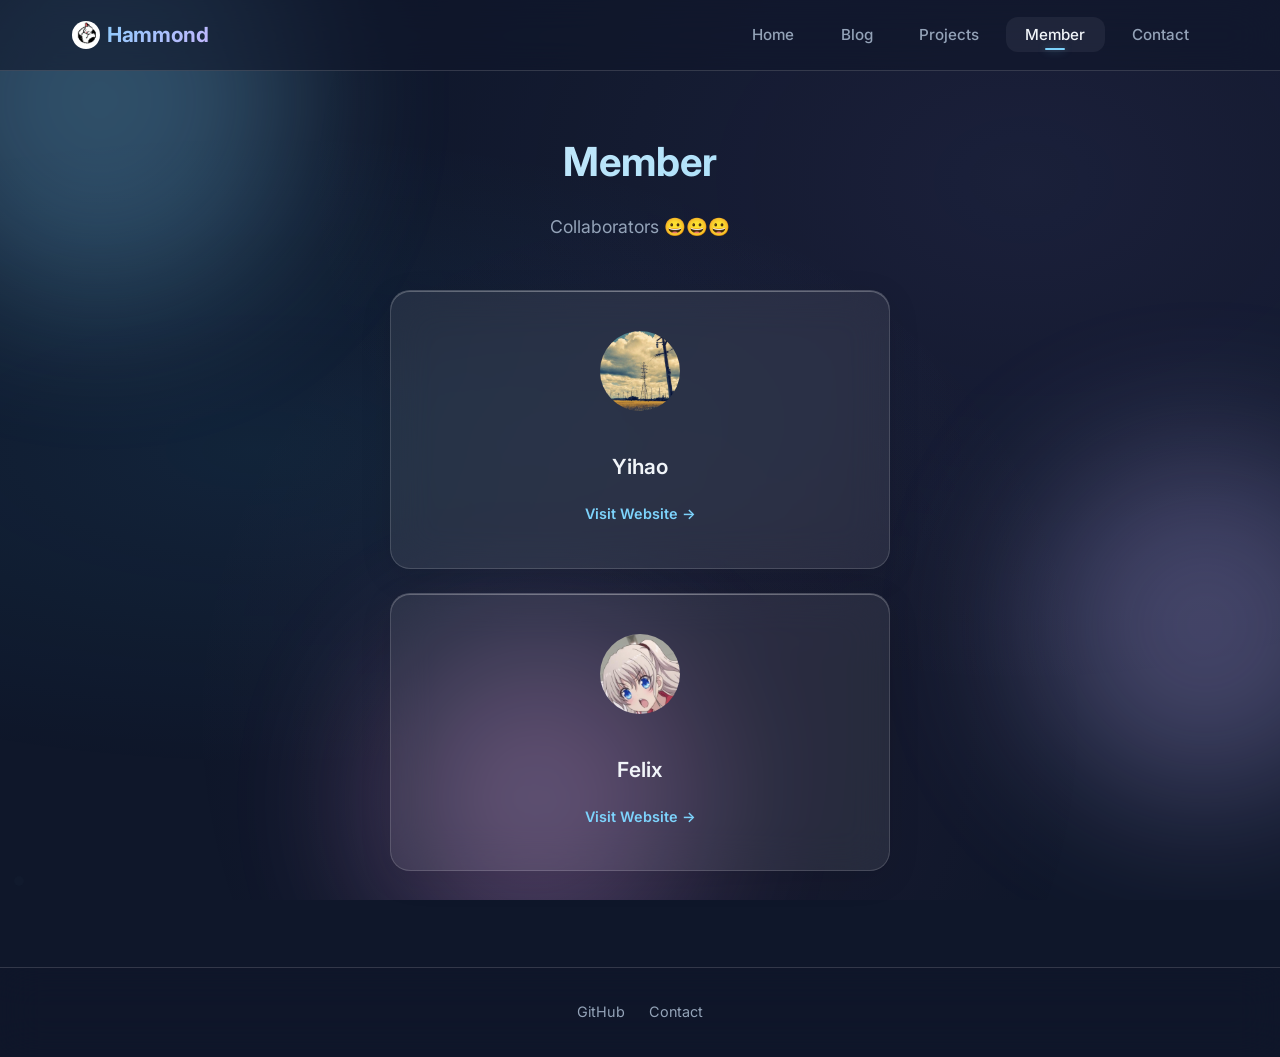
<file: member.html>
<!DOCTYPE html>
<html lang="en">
<head>
    <meta charset="UTF-8">
    <meta name="viewport" content="width=device-width, initial-scale=1.0">
    <title>Member | Hammond</title>
    <link rel="stylesheet" href="css/style.css">
    <link rel="stylesheet" href="css/animations.css">
    <link rel="preconnect" href="https://fonts.googleapis.com">
    <link rel="preconnect" href="https://fonts.gstatic.com" crossorigin>
    <link href="https://fonts.googleapis.com/css2?family=Inter:wght@300;400;500;600;700&display=swap" rel="stylesheet">
</head>
<body>
    <div class="bg-gradient"></div>
    <div class="bg-orbs">
        <div class="orb orb-1"></div>
        <div class="orb orb-2"></div>
        <div class="orb orb-3"></div>
    </div>

    <nav class="glass-nav" id="navbar">
        <div class="nav-container">
            <a href="index.html" class="nav-logo"><img src="assets/icon.jpg" alt="" class="nav-logo-icon">Hammond</a>
            <button class="nav-toggle" id="navToggle" aria-label="Toggle menu">
                <span></span><span></span><span></span>
            </button>
            <ul class="nav-links" id="navLinks">
                <li><a href="index.html" class="nav-link">Home</a></li>
                <li><a href="blog.html" class="nav-link">Blog</a></li>
                <li><a href="projects.html" class="nav-link">Projects</a></li>
                <li><a href="member.html" class="nav-link active">Member</a></li>
                <li><a href="contact.html" class="nav-link">Contact</a></li>
            </ul>
        </div>
    </nav>

    <section class="page-header">
        <h1>Member</h1>
        <p>Collaborators 😀😀😀</p>
    </section>

    <section class="section" style="padding-top: 0;">
        <div class="container">
            <div class="members-grid">
                <div class="glass-card member-card fade-in-up">
                    <div class="member-avatar"><img src="assets/profile-photo.png" alt="Yihao" class="member-photo"></div>
                    <h3>Yihao</h3>
                    <a href="https://chengyihaohku.github.io" target="_blank" rel="noopener noreferrer" class="member-link">Visit Website →</a>
                </div>
                <div class="glass-card member-card fade-in-up">
                    <div class="member-avatar"><img src="assets/35412688.jpeg" alt="Felix" class="member-photo"></div>
                    <h3>Felix</h3>
                    <a href="https://duan2baka.github.io/" target="_blank" rel="noopener noreferrer" class="member-link">Visit Website →</a>
                </div>
            </div>
        </div>
    </section>

    <footer class="glass-footer">
        <div class="container">
            <div class="footer-content">
                <div class="footer-links">
                    <a href="https://github.com/Hammond65" target="_blank" rel="noopener noreferrer" class="footer-link">GitHub</a>
                    <a href="contact.html" class="footer-link">Contact</a>
                </div>
            </div>
        </div>
    </footer>

    <a href="dino.html" class="easter-egg" aria-hidden="true"></a>
    <script src="js/main.js"></script>
</body>
</html>
</file>
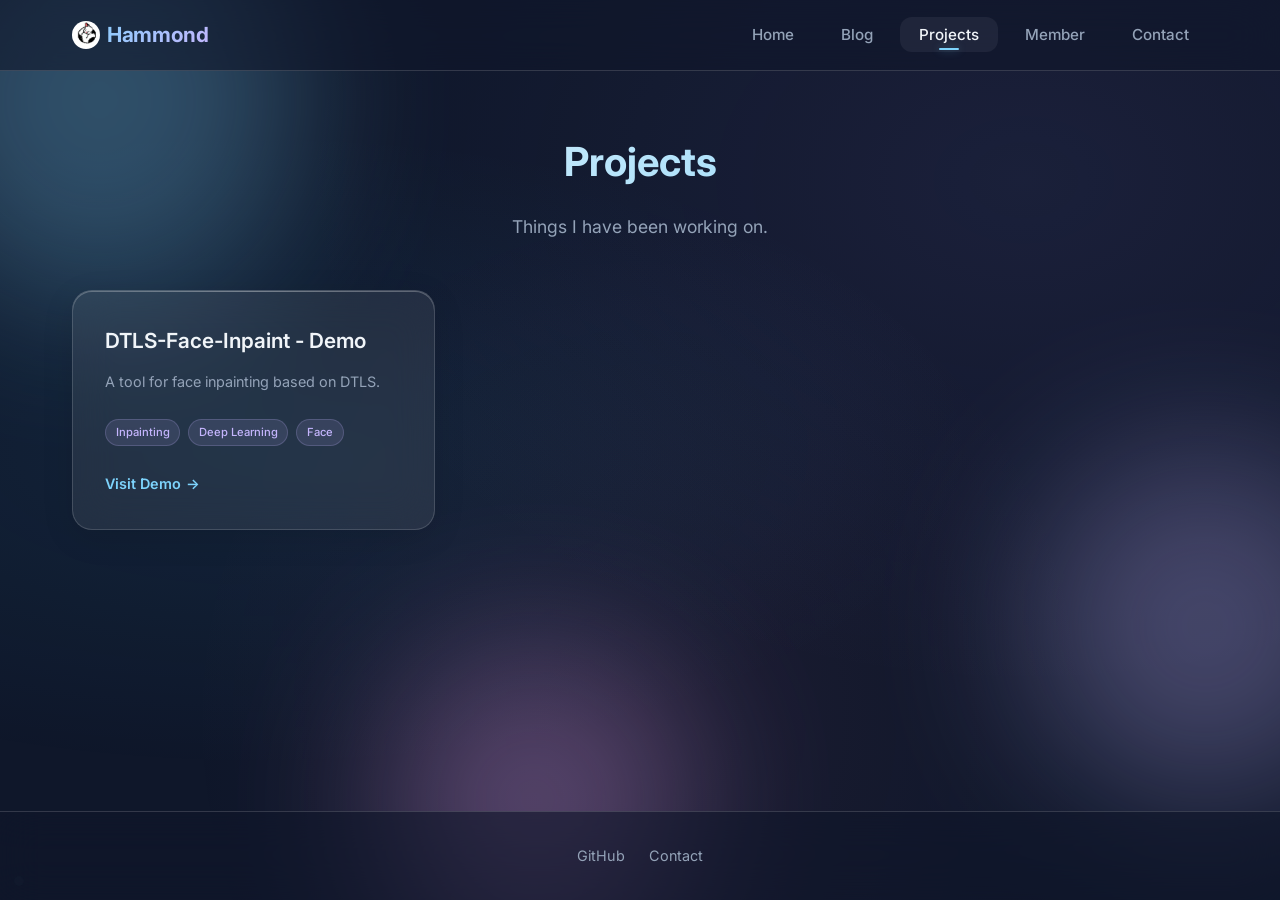
<file: projects.html>
<!DOCTYPE html>
<html lang="en">
<head>
    <meta charset="UTF-8">
    <meta name="viewport" content="width=device-width, initial-scale=1.0">
    <title>Projects | Hammond</title>
    <link rel="stylesheet" href="css/style.css">
    <link rel="stylesheet" href="css/animations.css">
    <link rel="preconnect" href="https://fonts.googleapis.com">
    <link rel="preconnect" href="https://fonts.gstatic.com" crossorigin>
    <link href="https://fonts.googleapis.com/css2?family=Inter:wght@300;400;500;600;700&display=swap" rel="stylesheet">
</head>
<body>
    <div class="bg-gradient"></div>
    <div class="bg-orbs">
        <div class="orb orb-1"></div>
        <div class="orb orb-2"></div>
        <div class="orb orb-3"></div>
    </div>

    <nav class="glass-nav" id="navbar">
        <div class="nav-container">
            <a href="index.html" class="nav-logo"><img src="assets/icon.jpg" alt="" class="nav-logo-icon">Hammond</a>
            <button class="nav-toggle" id="navToggle" aria-label="Toggle menu">
                <span></span><span></span><span></span>
            </button>
            <ul class="nav-links" id="navLinks">
                <li><a href="index.html" class="nav-link">Home</a></li>
                <li><a href="blog.html" class="nav-link">Blog</a></li>
                <li><a href="projects.html" class="nav-link active">Projects</a></li>
                <li><a href="member.html" class="nav-link">Member</a></li>
                <li><a href="contact.html" class="nav-link">Contact</a></li>
            </ul>
        </div>
    </nav>

    <section class="page-header">
        <h1>Projects</h1>
        <p>Things I have been working on.</p>
    </section>

    <section class="section" style="padding-top: 0;">
        <div class="container">
            <div class="projects-grid">
                <div class="glass-card project-card fade-in-up">
                    <h3>DTLS-Face-Inpaint - Demo</h3>
                    <p>A tool for face inpainting based on DTLS.</p>
                    <div class="project-tags">
                        <span class="project-tag">Inpainting</span>
                        <span class="project-tag">Deep Learning</span>
                        <span class="project-tag">Face</span>
                    </div>
                    <a href="https://inpaint.duan2baka.me/" target="_blank" rel="noopener noreferrer" class="project-link">Visit Demo</a>
                </div>
            </div>
        </div>
    </section>

    <footer class="glass-footer">
        <div class="container">
            <div class="footer-content">
                <div class="footer-links">
                    <a href="https://github.com/Hammond65" target="_blank" rel="noopener noreferrer" class="footer-link">GitHub</a>
                    <a href="contact.html" class="footer-link">Contact</a>
                </div>
            </div>
        </div>
    </footer>

    <a href="dino.html" class="easter-egg" aria-hidden="true"></a>
    <script src="js/main.js"></script>
</body>
</html>
</file>
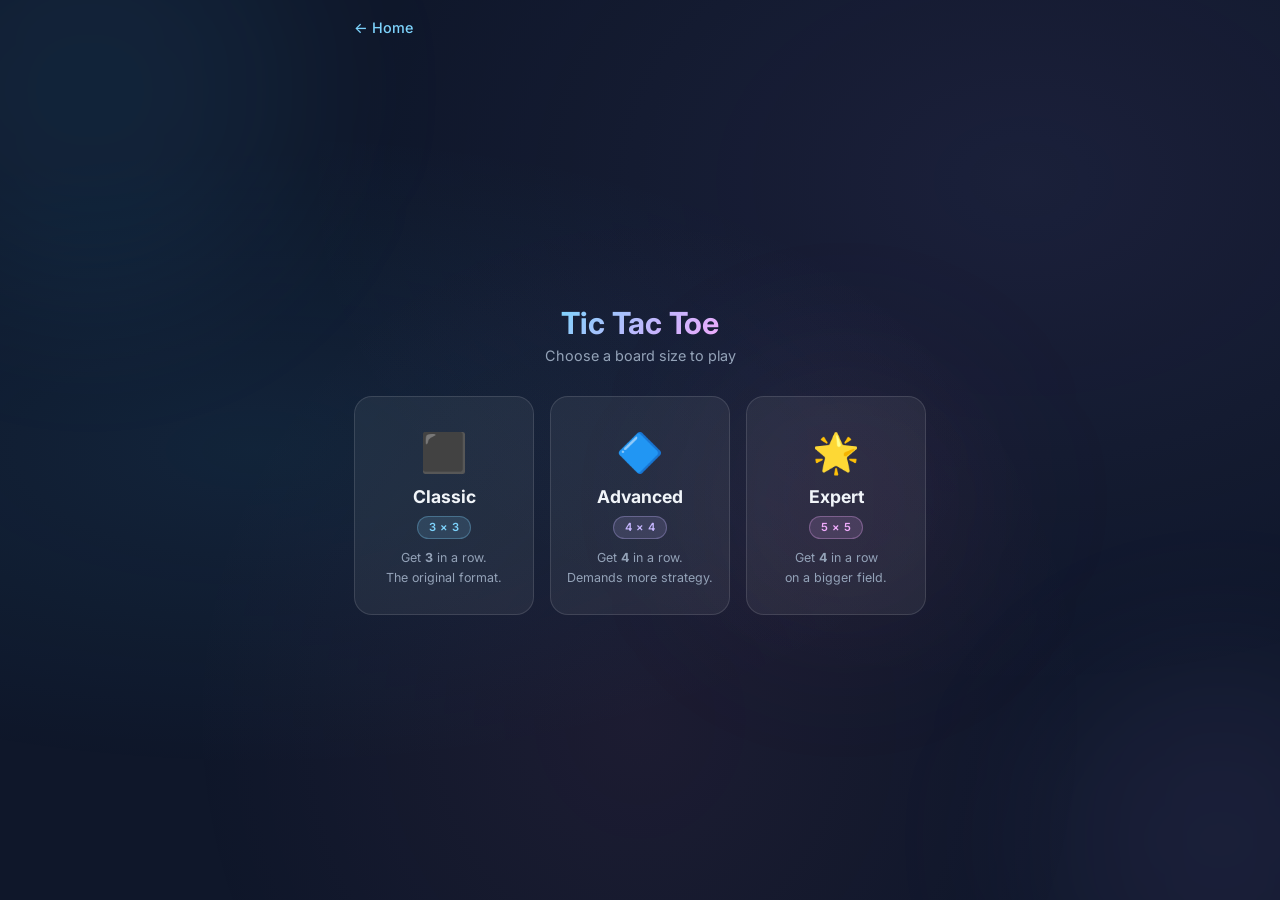
<file: tictactoe.html>
<!DOCTYPE html>
<html lang="en">
<head>
    <meta charset="UTF-8">
    <meta name="viewport" content="width=device-width, initial-scale=1.0">
    <title>Tic Tac Toe</title>
    <link rel="preconnect" href="https://fonts.googleapis.com">
    <link rel="preconnect" href="https://fonts.gstatic.com" crossorigin>
    <link href="https://fonts.googleapis.com/css2?family=Inter:wght@300;400;500;600;700&display=swap" rel="stylesheet">
    <style>
        :root {
            --color-primary:   #7dd3fc;
            --color-secondary: #c4b5fd;
            --color-accent:    #f0abfc;
            --color-text:      #f1f5f9;
            --color-muted:     #94a3b8;
            --color-bg:        #0f172a;
            --glass-bg:        rgba(255, 255, 255, 0.06);
            --glass-border:    rgba(255, 255, 255, 0.12);
            --radius:          18px;
            --ease:            0.28s cubic-bezier(0.4, 0, 0.2, 1);
        }

        *, *::before, *::after { margin: 0; padding: 0; box-sizing: border-box; }

        body {
            font-family: 'Inter', -apple-system, sans-serif;
            background: var(--color-bg);
            color: var(--color-text);
            min-height: 100vh;
            display: flex;
            flex-direction: column;
            align-items: center;
            overflow-x: hidden;
            user-select: none;
            -webkit-user-select: none;
        }

        /* ── Background ── */
        .bg-gradient {
            position: fixed; inset: 0;
            background:
                radial-gradient(ellipse at 20% 50%, rgba(56,189,248,.08) 0%, transparent 50%),
                radial-gradient(ellipse at 80% 20%, rgba(167,139,250,.08) 0%, transparent 50%),
                radial-gradient(ellipse at 50% 80%, rgba(244,114,182,.06) 0%, transparent 50%);
            z-index: -2; pointer-events: none;
        }
        .orb {
            position: fixed; border-radius: 50%; filter: blur(80px);
            pointer-events: none; z-index: -1;
            animation: drift 22s ease-in-out infinite;
        }
        .orb-1 { width: 420px; height: 420px; background: rgba(56,189,248,.07);   top: -120px; left: -120px; animation-delay: 0s; }
        .orb-2 { width: 360px; height: 360px; background: rgba(167,139,250,.07);  bottom: -120px; right: -120px; animation-delay: -8s; }
        .orb-3 { width: 280px; height: 280px; background: rgba(244,114,182,.05);  top: 40%; left: 55%; animation-delay: -15s; }
        @keyframes drift {
            0%, 100% { transform: translate(0, 0) scale(1); }
            33%  { transform: translate(25px, -30px) scale(1.04); }
            66%  { transform: translate(-20px, 18px) scale(.97); }
        }

        /* ── Top bar ── */
        .top-bar {
            width: 100%; max-width: 620px;
            padding: 1.2rem 1.5rem .5rem;
            display: flex; justify-content: space-between; align-items: center;
        }
        .back-link {
            color: var(--color-primary); text-decoration: none;
            font-size: .9rem; font-weight: 500;
            transition: opacity .2s;
        }
        .back-link:hover { opacity: .65; }
        .nav-btn {
            background: var(--glass-bg); border: 1px solid var(--glass-border);
            border-radius: 10px; color: var(--color-text);
            padding: .42rem 1rem; font-family: inherit; font-size: .85rem;
            cursor: pointer; transition: background var(--ease), border-color var(--ease);
        }
        .nav-btn:hover { background: rgba(125,211,252,.12); border-color: rgba(125,211,252,.35); }

        /* ── Screens ── */
        .screen {
            width: 100%; max-width: 620px;
            flex: 1; display: flex; flex-direction: column;
            align-items: center; justify-content: center;
            padding: 1rem 1.5rem 2.5rem;
        }
        .screen-title {
            font-size: 1.9rem; font-weight: 700; margin-bottom: .35rem;
            background: linear-gradient(135deg, #7dd3fc 0%, #c4b5fd 60%, #f0abfc 100%);
            -webkit-background-clip: text; -webkit-text-fill-color: transparent;
            background-clip: text; text-align: center;
        }
        .screen-sub {
            color: var(--color-muted); font-size: .9rem;
            margin-bottom: 2rem; text-align: center;
        }

        /* ── Mode cards ── */
        .mode-grid {
            display: grid; grid-template-columns: repeat(3, 1fr);
            gap: 1rem; width: 100%;
        }
        @media (max-width: 500px) {
            .mode-grid { grid-template-columns: 1fr; }
        }
        .mode-card {
            background: var(--glass-bg); border: 1px solid var(--glass-border);
            border-radius: var(--radius); padding: 2rem 1rem 1.6rem;
            text-align: center; cursor: pointer; position: relative; overflow: hidden;
            transition: transform var(--ease), border-color var(--ease), box-shadow var(--ease);
        }
        .mode-card::after {
            content: ''; position: absolute; inset: 0;
            background: linear-gradient(135deg, rgba(125,211,252,.06), rgba(196,181,253,.06));
            opacity: 0; transition: opacity .3s;
        }
        .mode-card:hover { transform: translateY(-6px); border-color: rgba(125,211,252,.4); box-shadow: 0 14px 40px rgba(125,211,252,.1); }
        .mode-card:hover::after { opacity: 1; }
        .mode-card:active { transform: translateY(-2px); }
        .card-icon { font-size: 2.4rem; margin-bottom: .65rem; }
        .card-name { font-weight: 700; font-size: 1.1rem; margin-bottom: .5rem; }
        .card-badge {
            display: inline-block; font-size: .7rem; font-weight: 600;
            padding: .2rem .7rem; border-radius: 20px; margin-bottom: .6rem;
            letter-spacing: .03em;
        }
        .badge-classic  { background: rgba(125,211,252,.14); color: #7dd3fc;  border: 1px solid rgba(125,211,252,.3); }
        .badge-advanced { background: rgba(196,181,253,.14); color: #c4b5fd;  border: 1px solid rgba(196,181,253,.3); }
        .badge-expert   { background: rgba(240,171,252,.14); color: #f0abfc;  border: 1px solid rgba(240,171,252,.3); }
        .card-desc { font-size: .78rem; color: var(--color-muted); line-height: 1.6; }

        /* ── Opponent cards ── */
        .opp-grid {
            display: grid; grid-template-columns: repeat(2, 1fr);
            gap: 1rem; width: 100%; max-width: 400px;
        }
        .opp-card {
            background: var(--glass-bg); border: 1px solid var(--glass-border);
            border-radius: var(--radius); padding: 2.2rem 1rem;
            text-align: center; cursor: pointer;
            transition: transform var(--ease), border-color var(--ease), box-shadow var(--ease);
        }
        .opp-card:hover { transform: translateY(-5px); border-color: rgba(125,211,252,.4); box-shadow: 0 12px 34px rgba(125,211,252,.1); }
        .opp-card:active { transform: translateY(-1px); }
        .opp-icon  { font-size: 2.1rem; margin-bottom: .5rem; }
        .opp-label { font-weight: 700; font-size: 1.05rem; margin-bottom: .3rem; }
        .opp-desc  { font-size: .78rem; color: var(--color-muted); }

        .back-btn {
            margin-top: 1.6rem; color: var(--color-muted);
            background: none; border: none; font-family: inherit;
            font-size: .85rem; cursor: pointer;
            text-decoration: underline; text-underline-offset: 3px;
            transition: color .2s;
        }
        .back-btn:hover { color: var(--color-text); }

        /* ── Game screen ── */
        #screenGame { justify-content: flex-start; padding-top: .6rem; }

        .score-row {
            display: flex; gap: .75rem; width: 100%; margin-bottom: .85rem;
        }
        .score-box {
            flex: 1; background: var(--glass-bg); border: 1px solid var(--glass-border);
            border-radius: 14px; padding: .6rem .8rem; text-align: center;
            transition: border-color .3s;
        }
        .score-box.active-turn { border-color: rgba(125,211,252,.45); }
        .score-label { font-size: .68rem; color: var(--color-muted); font-weight: 600; text-transform: uppercase; letter-spacing: .06em; }
        .score-val   { font-size: 1.55rem; font-weight: 800; line-height: 1.2; margin-top: .15rem; }
        .x-color     { color: #7dd3fc; }
        .o-color     { color: #fb923c; }
        .draw-color  { color: var(--color-muted); }

        .status-bar {
            width: 100%; background: var(--glass-bg); border: 1px solid var(--glass-border);
            border-radius: 13px; padding: .7rem 1.4rem; font-size: .95rem; font-weight: 600;
            text-align: center; margin-bottom: .85rem; min-height: 3rem;
            display: flex; align-items: center; justify-content: center;
            transition: border-color .3s, color .3s;
        }
        .status-bar.s-x    { border-color: rgba(125,211,252,.4);  color: var(--color-text); }
        .status-bar.s-o    { border-color: rgba(251,146,60,.4);   color: var(--color-text); }
        .status-bar.s-winx { border-color: rgba(74,222,128,.5);   color: #4ade80; }
        .status-bar.s-wino { border-color: rgba(251,146,60,.5);   color: #fb923c; }
        .status-bar.s-draw { border-color: rgba(148,163,184,.3);  color: var(--color-muted); }

        /* ── Board ── */
        .board-wrap { display: flex; justify-content: center; width: 100%; margin-bottom: .85rem; }
        .board { display: grid; gap: 8px; }

        .cell {
            background: var(--glass-bg); border: 1px solid var(--glass-border);
            border-radius: 14px; display: flex; align-items: center; justify-content: center;
            cursor: pointer; font-weight: 800;
            transition: background var(--ease), border-color var(--ease), transform .12s, box-shadow .2s;
            aspect-ratio: 1; position: relative;
        }
        .cell:hover:not(.filled):not(.blocked) {
            background: rgba(255,255,255,.09);
            border-color: rgba(125,211,252,.38);
            transform: scale(0.96);
        }
        .cell:active:not(.filled):not(.blocked) { transform: scale(0.93); }
        .cell.filled  { cursor: default; }
        .cell.blocked { cursor: not-allowed; }
        .cell.x-cell  { color: #7dd3fc; }
        .cell.o-cell  { color: #fb923c; }
        .cell.win-cell {
            background: rgba(74,222,128,.14);
            border-color: rgba(74,222,128,.55);
            box-shadow: 0 0 22px rgba(74,222,128,.18);
        }
        .cell.x-cell.win-cell { background: rgba(125,211,252,.14); border-color: rgba(125,211,252,.55); box-shadow: 0 0 22px rgba(125,211,252,.18); }
        .cell.o-cell.win-cell { background: rgba(251,146,60,.14);  border-color: rgba(251,146,60,.55);  box-shadow: 0 0 22px rgba(251,146,60,.18); }

        @keyframes pop {
            0%   { transform: scale(0.3); opacity: 0; }
            60%  { transform: scale(1.18); opacity: 1; }
            100% { transform: scale(1); }
        }
        .mark { display: inline-block; animation: pop .22s ease-out forwards; }
        @keyframes win-pulse {
            0%, 100% { transform: scale(1); }
            50%      { transform: scale(1.08); }
        }
        .win-cell .mark { animation: pop .22s ease-out forwards, win-pulse .7s ease-in-out .3s 3; }

        /* ── Action row ── */
        .action-row { display: flex; gap: .7rem; width: 100%; }
        .action-btn {
            flex: 1; padding: .72rem 1rem;
            background: var(--glass-bg); border: 1px solid var(--glass-border);
            border-radius: 12px; color: var(--color-text);
            font-family: inherit; font-size: .9rem; font-weight: 500;
            cursor: pointer; transition: background var(--ease), border-color var(--ease);
        }
        .action-btn:hover { background: rgba(125,211,252,.12); border-color: rgba(125,211,252,.35); }
        .action-btn.primary {
            background: linear-gradient(135deg, rgba(125,211,252,.18), rgba(196,181,253,.18));
            border-color: rgba(125,211,252,.4);
        }
        .action-btn.primary:hover {
            background: linear-gradient(135deg, rgba(125,211,252,.28), rgba(196,181,253,.28));
        }
    </style>
</head>
<body>

<div class="bg-gradient"></div>
<div class="orb orb-1"></div>
<div class="orb orb-2"></div>
<div class="orb orb-3"></div>

<div class="top-bar">
    <a href="index.html" class="back-link">← Home</a>
    <button class="nav-btn" id="menuBtn" style="display:none" onclick="showModeScreen()">⊞ Menu</button>
</div>

<!-- ═══════════════════════════════ SCREEN 1 — Mode Select ═══════════════════════════════ -->
<div class="screen" id="screenMode">
    <div class="screen-title">Tic Tac Toe</div>
    <div class="screen-sub">Choose a board size to play</div>
    <div class="mode-grid">
        <div class="mode-card" onclick="pickMode(3,3)">
            <div class="card-icon">⬛</div>
            <div class="card-name">Classic</div>
            <div><span class="card-badge badge-classic">3 × 3</span></div>
            <div class="card-desc">Get <strong>3</strong> in a row.<br>The original format.</div>
        </div>
        <div class="mode-card" onclick="pickMode(4,4)">
            <div class="card-icon">🔷</div>
            <div class="card-name">Advanced</div>
            <div><span class="card-badge badge-advanced">4 × 4</span></div>
            <div class="card-desc">Get <strong>4</strong> in a row.<br>Demands more strategy.</div>
        </div>
        <div class="mode-card" onclick="pickMode(5,4)">
            <div class="card-icon">🌟</div>
            <div class="card-name">Expert</div>
            <div><span class="card-badge badge-expert">5 × 5</span></div>
            <div class="card-desc">Get <strong>4</strong> in a row<br>on a bigger field.</div>
        </div>
    </div>
</div>

<!-- ═══════════════════════════════ SCREEN 2 — Opponent Select ════════════════════════════ -->
<div class="screen" id="screenOpponent" style="display:none">
    <div class="screen-title" id="oppTitle"></div>
    <div class="screen-sub" id="oppSub"></div>
    <div class="opp-grid">
        <div class="opp-card" onclick="startGame('ai')">
            <div class="opp-icon">🤖</div>
            <div class="opp-label">vs AI</div>
            <div class="opp-desc">Challenge the computer</div>
        </div>
        <div class="opp-card" onclick="startGame('2p')">
            <div class="opp-icon">👥</div>
            <div class="opp-label">2 Players</div>
            <div class="opp-desc">Local pass-and-play</div>
        </div>
    </div>
    <button class="back-btn" onclick="showModeScreen()">← Back to mode select</button>
</div>

<!-- ═══════════════════════════════ SCREEN 3 — Game ══════════════════════════════════════ -->
<div class="screen" id="screenGame" style="display:none">

    <div class="score-row">
        <div class="score-box" id="boxX">
            <div class="score-label" id="labelX">Player X</div>
            <div class="score-val x-color" id="scoreX">0</div>
        </div>
        <div class="score-box" id="boxD">
            <div class="score-label">Draw</div>
            <div class="score-val draw-color" id="scoreD">0</div>
        </div>
        <div class="score-box" id="boxO">
            <div class="score-label" id="labelO">Player O</div>
            <div class="score-val o-color" id="scoreO">0</div>
        </div>
    </div>

    <div class="status-bar s-x" id="statusBar">—</div>

    <div class="board-wrap">
        <div class="board" id="board"></div>
    </div>

    <div class="action-row">
        <button class="action-btn primary" onclick="restartRound()">↺ Restart</button>
        <button class="action-btn" onclick="showOpponentScreen()">⇄ Change Opponent</button>
        <button class="action-btn" onclick="showModeScreen()">⊞ Menu</button>
    </div>

</div>

<script>
// ═══════════════════════════════════════════════════════════════
// STATE
// ═══════════════════════════════════════════════════════════════
let boardSize = 3, winLen = 3;
let vsAI      = true;
let board     = [];
let curPlayer = 'X';
let gameOver  = false;
let winCells  = [];
let aiTimer   = null;
let scores    = { X: 0, O: 0, D: 0 };

// ═══════════════════════════════════════════════════════════════
// NAVIGATION
// ═══════════════════════════════════════════════════════════════
function showModeScreen() {
    cancelAI();
    _show('screenMode');
    _hide('screenOpponent');
    _hide('screenGame');
    _hide('menuBtn');
}

function showOpponentScreen() {
    cancelAI();
    _hide('screenGame');
    _show('screenOpponent');
    // keep menuBtn visible so user can go back to mode too
}

function pickMode(size, win) {
    boardSize = size;
    winLen    = win;
    const names = { 3: 'Classic  3 × 3', 4: 'Advanced  4 × 4', 5: 'Expert  5 × 5' };
    _el('oppTitle').textContent = names[size];
    _el('oppSub').textContent   = `Get ${win} in a row to win`;
    _hide('screenMode');
    _show('screenOpponent');
}

function startGame(opponent) {
    vsAI = opponent === 'ai';
    scores = { X: 0, O: 0, D: 0 };
    _el('labelX').textContent = 'You (X)';
    _el('labelO').textContent = vsAI ? 'AI (O)' : 'Player O';
    _el('menuBtn').style.display = 'block';
    _hide('screenOpponent');
    _show('screenGame');
    restartRound();
}

// ═══════════════════════════════════════════════════════════════
// GAME CORE
// ═══════════════════════════════════════════════════════════════
function restartRound() {
    cancelAI();
    board     = Array(boardSize * boardSize).fill(null);
    curPlayer = 'X';
    gameOver  = false;
    winCells  = [];
    renderBoard();
    updateStatus();
    updateScores();
}

function cellClick(idx) {
    if (gameOver || board[idx] || (vsAI && curPlayer === 'O')) return;
    doMove(idx);
}

function doMove(idx) {
    board[idx] = curPlayer;

    const result = findWinner();
    if (result) {
        winCells = result.cells;
        gameOver = true;
        scores[curPlayer]++;
        renderBoard();
        const msg = vsAI
            ? (curPlayer === 'X' ? '🎉 You win!' : '🤖 AI wins!')
            : `🎉 Player ${curPlayer} wins!`;
        setStatus(msg, curPlayer === 'X' ? 's-winx' : 's-wino');
        updateScores();
        return;
    }

    if (board.every(Boolean)) {
        gameOver = true;
        scores.D++;
        renderBoard();
        setStatus("🤝 It's a draw!", 's-draw');
        updateScores();
        return;
    }

    curPlayer = curPlayer === 'X' ? 'O' : 'X';
    renderBoard();
    updateStatus();

    if (vsAI && curPlayer === 'O' && !gameOver) {
        scheduleAI();
    }
}

// ═══════════════════════════════════════════════════════════════
// WIN DETECTION
// ═══════════════════════════════════════════════════════════════
function findWinner(b, size, win) {
    b    = b    ?? board;
    size = size ?? boardSize;
    win  = win  ?? winLen;

    const dirs = [[0,1],[1,0],[1,1],[1,-1]];
    for (let r = 0; r < size; r++) {
        for (let c = 0; c < size; c++) {
            const val = b[r * size + c];
            if (!val) continue;
            for (const [dr, dc] of dirs) {
                const er = r + dr * (win - 1);
                const ec = c + dc * (win - 1);
                if (er < 0 || er >= size || ec < 0 || ec >= size) continue;
                let ok = true;
                const cells = [];
                for (let k = 0; k < win; k++) {
                    const ni = (r + dr * k) * size + (c + dc * k);
                    if (b[ni] !== val) { ok = false; break; }
                    cells.push(ni);
                }
                if (ok) return { player: val, cells };
            }
        }
    }
    return null;
}

// ═══════════════════════════════════════════════════════════════
// AI  (X = human / minimiser,  O = AI / maximiser)
// ═══════════════════════════════════════════════════════════════
function scheduleAI() {
    const delay = boardSize === 3 ? 180 : boardSize === 4 ? 320 : 480;
    setStatus('🤖 Thinking…', 's-o');
    aiTimer = setTimeout(() => {
        const idx = getBestMove();
        if (idx !== -1) doMove(idx);
    }, delay);
}

function cancelAI() {
    if (aiTimer !== null) { clearTimeout(aiTimer); aiTimer = null; }
}

function getBestMove() {
    if (boardSize === 3) return mm3Best();
    return mmLimBest(boardSize === 4 ? 5 : 3);
}

/* ── Full minimax for 3×3 ── */
function mm3Best() {
    let bestVal = -Infinity, bestIdx = -1;
    for (let i = 0; i < board.length; i++) {
        if (!board[i]) {
            board[i] = 'O';
            const v = mm3(0, false, -Infinity, Infinity);
            board[i] = null;
            if (v > bestVal) { bestVal = v; bestIdx = i; }
        }
    }
    return bestIdx;
}

function mm3(depth, isMax, alpha, beta) {
    const w = findWinner();
    if (w?.player === 'O') return 10 - depth;
    if (w?.player === 'X') return depth - 10;
    if (board.every(Boolean)) return 0;

    if (isMax) {
        let best = -Infinity;
        for (let i = 0; i < board.length; i++) {
            if (!board[i]) {
                board[i] = 'O';
                best  = Math.max(best, mm3(depth + 1, false, alpha, beta));
                board[i] = null;
                alpha = Math.max(alpha, best);
                if (beta <= alpha) break;
            }
        }
        return best;
    } else {
        let best = Infinity;
        for (let i = 0; i < board.length; i++) {
            if (!board[i]) {
                board[i] = 'X';
                best  = Math.min(best, mm3(depth + 1, true, alpha, beta));
                board[i] = null;
                beta = Math.min(beta, best);
                if (beta <= alpha) break;
            }
        }
        return best;
    }
}

/* ── Depth-limited minimax for 4×4 / 5×5 ── */
function mmLimBest(maxDepth) {
    const cands = candidates(board);
    let bestVal = -Infinity, bestIdx = -1;
    for (const i of cands) {
        board[i] = 'O';
        const v = mmLim(0, maxDepth, false, -Infinity, Infinity);
        board[i] = null;
        if (v > bestVal) { bestVal = v; bestIdx = i; }
    }
    return bestIdx !== -1 ? bestIdx : board.findIndex(c => !c);
}

function mmLim(depth, maxDepth, isMax, alpha, beta) {
    const w = findWinner();
    if (w?.player === 'O') return 1000 - depth;
    if (w?.player === 'X') return depth - 1000;
    if (board.every(Boolean)) return 0;
    if (depth >= maxDepth) return scoreBoard();

    const cands = candidates(board);
    if (isMax) {
        let best = -Infinity;
        for (const i of cands) {
            board[i] = 'O';
            best  = Math.max(best, mmLim(depth + 1, maxDepth, false, alpha, beta));
            board[i] = null;
            alpha = Math.max(alpha, best);
            if (beta <= alpha) break;
        }
        return best;
    } else {
        let best = Infinity;
        for (const i of cands) {
            board[i] = 'X';
            best  = Math.min(best, mmLim(depth + 1, maxDepth, true, alpha, beta));
            board[i] = null;
            beta = Math.min(beta, best);
            if (beta <= alpha) break;
        }
        return best;
    }
}

/* Return empty cells that are adjacent (including diagonals) to any occupied cell */
function candidates(b) {
    const size = boardSize;
    const set  = new Set();
    for (let i = 0; i < b.length; i++) {
        if (!b[i]) continue;
        const r = Math.floor(i / size), c = i % size;
        for (let dr = -1; dr <= 1; dr++) {
            for (let dc = -1; dc <= 1; dc++) {
                if (!dr && !dc) continue;
                const nr = r + dr, nc = c + dc;
                if (nr >= 0 && nr < size && nc >= 0 && nc < size) {
                    const ni = nr * size + nc;
                    if (!b[ni]) set.add(ni);
                }
            }
        }
    }
    if (set.size === 0) {
        // Board is empty — play center (or nearest)
        const center = Math.floor(size / 2) * size + Math.floor(size / 2);
        return [center];
    }
    return [...set];
}

/* Heuristic board evaluation: positive = good for O */
function scoreBoard() {
    const size = boardSize, win = winLen;
    const dirs = [[0,1],[1,0],[1,1],[1,-1]];
    let score = 0;
    for (let r = 0; r < size; r++) {
        for (let c = 0; c < size; c++) {
            for (const [dr, dc] of dirs) {
                const er = r + dr * (win - 1), ec = c + dc * (win - 1);
                if (er < 0 || er >= size || ec < 0 || ec >= size) continue;
                let oCnt = 0, xCnt = 0;
                for (let k = 0; k < win; k++) {
                    const v = board[(r + dr * k) * size + (c + dc * k)];
                    if (v === 'O') oCnt++;
                    else if (v === 'X') xCnt++;
                }
                if (oCnt && !xCnt) score += Math.pow(10, oCnt);
                if (xCnt && !oCnt) score -= Math.pow(10, xCnt);
            }
        }
    }
    return score;
}

// ═══════════════════════════════════════════════════════════════
// RENDERING
// ═══════════════════════════════════════════════════════════════
function renderBoard() {
    const el   = _el('board');
    const size = boardSize;
    const gap  = 8;
    const maxW = Math.min(window.innerWidth - 52, 560);
    const cell = Math.floor((maxW - gap * (size - 1)) / size);
    const fs   = cell > 88 ? '2.5rem' : cell > 66 ? '2rem' : '1.55rem';
    const br   = cell > 88 ? '14px' : '11px';

    el.style.gridTemplateColumns = `repeat(${size}, ${cell}px)`;

    el.innerHTML = '';
    for (let i = 0; i < size * size; i++) {
        const div = document.createElement('div');
        div.className = 'cell';
        div.style.cssText = `width:${cell}px;height:${cell}px;font-size:${fs};border-radius:${br}`;

        if (board[i]) {
            div.classList.add('filled', board[i] === 'X' ? 'x-cell' : 'o-cell');
            const span = document.createElement('span');
            span.className = 'mark';
            span.textContent = board[i];
            div.appendChild(span);
        }
        if (winCells.includes(i)) div.classList.add('win-cell');
        if (gameOver || (vsAI && curPlayer === 'O' && !gameOver)) div.classList.add('blocked');

        div.addEventListener('click', () => cellClick(i));
        el.appendChild(div);
    }
}

function updateStatus() {
    const isX = curPlayer === 'X';
    const cls  = isX ? 's-x' : 's-o';
    let txt;
    if (vsAI) {
        txt = isX ? '🎯 Your turn  (X)' : '🤖 AI\'s turn  (O)';
    } else {
        txt = `Player ${curPlayer}'s turn`;
    }
    setStatus(txt, cls);
}

function setStatus(txt, cls) {
    const bar = _el('statusBar');
    bar.textContent = txt;
    bar.className   = `status-bar ${cls}`;
}

function updateScores() {
    _el('scoreX').textContent = scores.X;
    _el('scoreO').textContent = scores.O;
    _el('scoreD').textContent = scores.D;

    // highlight active player's box
    _el('boxX').classList.toggle('active-turn', !gameOver && curPlayer === 'X');
    _el('boxO').classList.toggle('active-turn', !gameOver && curPlayer === 'O');
    _el('boxD').classList.remove('active-turn');
}

// ═══════════════════════════════════════════════════════════════
// HELPERS
// ═══════════════════════════════════════════════════════════════
const _el   = id => document.getElementById(id);
function _show(id) { _el(id).style.display = 'flex'; }
function _hide(id) { _el(id).style.display = 'none'; }

window.addEventListener('resize', () => {
    if (_el('screenGame').style.display !== 'none') renderBoard();
});

// ── Start ──
showModeScreen();
</script>
</body>
</html>
</file>
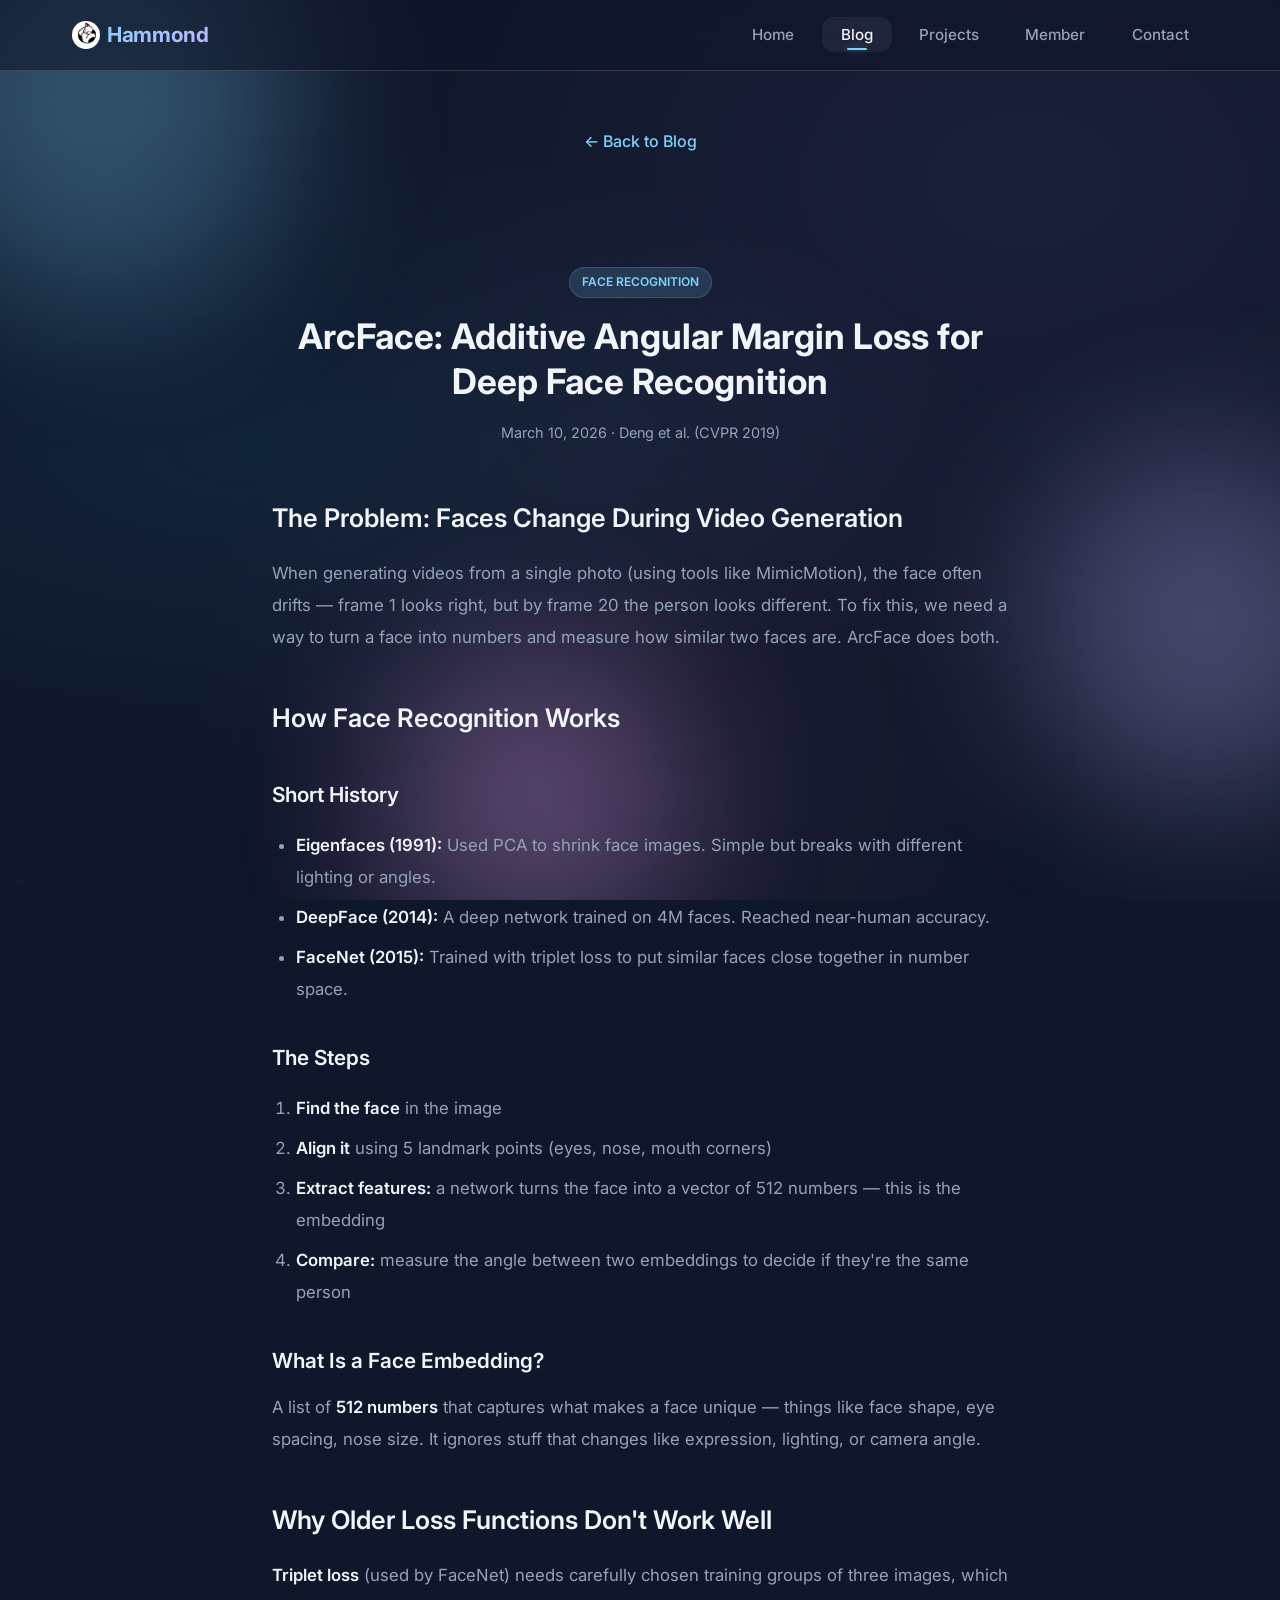
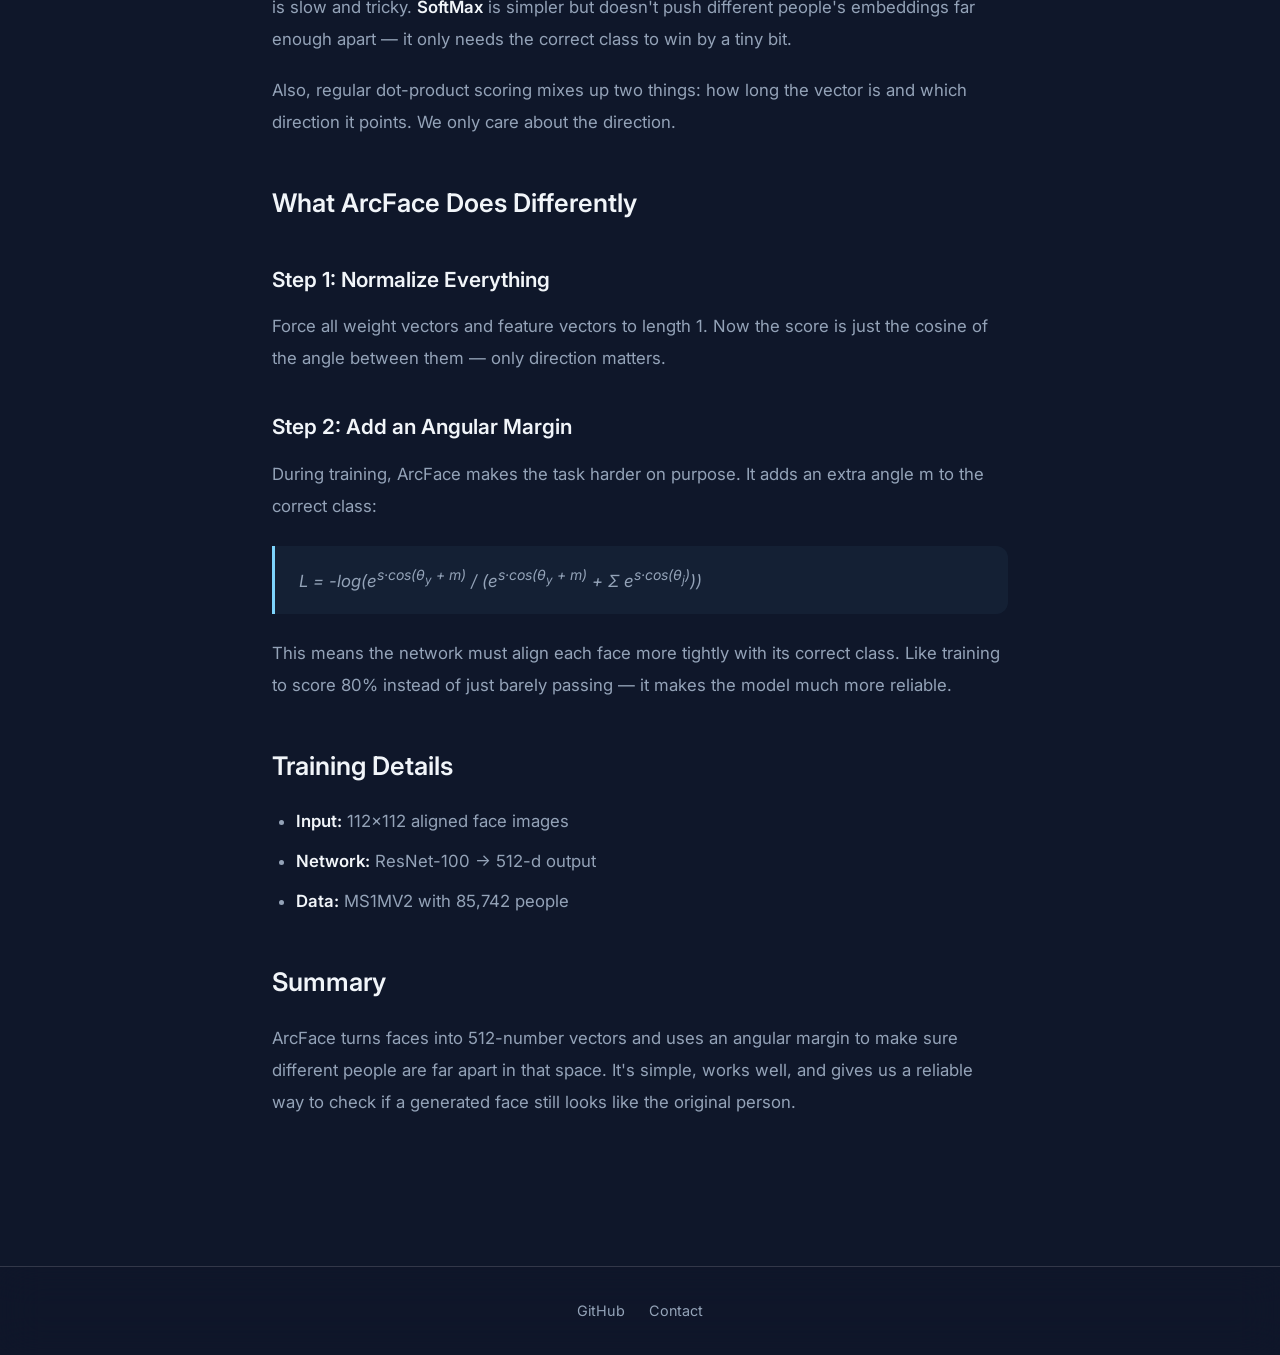
<file: posts/arcface.html>
<!DOCTYPE html>
<html lang="en">
<head>
    <meta charset="UTF-8">
    <meta name="viewport" content="width=device-width, initial-scale=1.0">
    <title>ArcFace: Angular Margin Loss for Face Recognition | Hammond</title>
    <link rel="stylesheet" href="../css/style.css">
    <link rel="stylesheet" href="../css/animations.css">
    <link rel="preconnect" href="https://fonts.googleapis.com">
    <link rel="preconnect" href="https://fonts.gstatic.com" crossorigin>
    <link href="https://fonts.googleapis.com/css2?family=Inter:wght@300;400;500;600;700&display=swap" rel="stylesheet">
</head>
<body>
    <div class="bg-gradient"></div>
    <div class="bg-orbs">
        <div class="orb orb-1"></div>
        <div class="orb orb-2"></div>
        <div class="orb orb-3"></div>
    </div>

    <nav class="glass-nav" id="navbar">
        <div class="nav-container">
            <a href="../index.html" class="nav-logo"><img src="../assets/icon.jpg" alt="" class="nav-logo-icon">Hammond</a>
            <button class="nav-toggle" id="navToggle" aria-label="Toggle menu">
                <span></span><span></span><span></span>
            </button>
            <ul class="nav-links" id="navLinks">
                <li><a href="../index.html" class="nav-link">Home</a></li>
                <li><a href="../blog.html" class="nav-link active">Blog</a></li>
                <li><a href="../projects.html" class="nav-link">Projects</a></li>
                <li><a href="../member.html" class="nav-link">Member</a></li>
                <li><a href="../contact.html" class="nav-link">Contact</a></li>
            </ul>
        </div>
    </nav>

    <section class="page-header">
        <a href="../blog.html" class="blog-back-link">&larr; Back to Blog</a>
    </section>

    <article class="section" style="padding-top: 0;">
        <div class="blog-post">
            <div class="blog-post-header">
                <span class="post-tag" style="display:inline-block; padding:0.25rem 0.75rem; border-radius:20px; font-size:0.75rem; font-weight:600; text-transform:uppercase; background:rgba(125,211,252,0.15); color:var(--color-primary); border:1px solid rgba(125,211,252,0.2); margin-bottom:1rem;">Face Recognition</span>
                <h1>ArcFace: Additive Angular Margin Loss for Deep Face Recognition</h1>
                <p class="blog-post-meta">March 10, 2026 &middot; Deng et al. (CVPR 2019)</p>
            </div>

            <div class="blog-post-content">
                <h2>The Problem: Faces Change During Video Generation</h2>
                <p>When generating videos from a single photo (using tools like MimicMotion), the face often drifts — frame 1 looks right, but by frame 20 the person looks different. To fix this, we need a way to turn a face into numbers and measure how similar two faces are. ArcFace does both.</p>

                <h2>How Face Recognition Works</h2>
                <h3>Short History</h3>
                <ul>
                    <li><strong>Eigenfaces (1991):</strong> Used PCA to shrink face images. Simple but breaks with different lighting or angles.</li>
                    <li><strong>DeepFace (2014):</strong> A deep network trained on 4M faces. Reached near-human accuracy.</li>
                    <li><strong>FaceNet (2015):</strong> Trained with triplet loss to put similar faces close together in number space.</li>
                </ul>

                <h3>The Steps</h3>
                <ol>
                    <li><strong>Find the face</strong> in the image</li>
                    <li><strong>Align it</strong> using 5 landmark points (eyes, nose, mouth corners)</li>
                    <li><strong>Extract features:</strong> a network turns the face into a vector of 512 numbers — this is the embedding</li>
                    <li><strong>Compare:</strong> measure the angle between two embeddings to decide if they're the same person</li>
                </ol>

                <h3>What Is a Face Embedding?</h3>
                <p>A list of <strong>512 numbers</strong> that captures what makes a face unique — things like face shape, eye spacing, nose size. It ignores stuff that changes like expression, lighting, or camera angle.</p>

                <h2>Why Older Loss Functions Don't Work Well</h2>
                <p><strong>Triplet loss</strong> (used by FaceNet) needs carefully chosen training groups of three images, which is slow and tricky. <strong>SoftMax</strong> is simpler but doesn't push different people's embeddings far enough apart — it only needs the correct class to win by a tiny bit.</p>

                <p>Also, regular dot-product scoring mixes up two things: how long the vector is and which direction it points. We only care about the direction.</p>

                <h2>What ArcFace Does Differently</h2>
                <h3>Step 1: Normalize Everything</h3>
                <p>Force all weight vectors and feature vectors to length 1. Now the score is just the cosine of the angle between them — only direction matters.</p>

                <h3>Step 2: Add an Angular Margin</h3>
                <p>During training, ArcFace makes the task harder on purpose. It adds an extra angle m to the correct class:</p>
                <blockquote>L = -log(e<sup>s·cos(θ<sub>y</sub> + m)</sup> / (e<sup>s·cos(θ<sub>y</sub> + m)</sup> + Σ e<sup>s·cos(θ<sub>j</sub>)</sup>))</blockquote>
                <p>This means the network must align each face more tightly with its correct class. Like training to score 80% instead of just barely passing — it makes the model much more reliable.</p>

                <h2>Training Details</h2>
                <ul>
                    <li><strong>Input:</strong> 112×112 aligned face images</li>
                    <li><strong>Network:</strong> ResNet-100 → 512-d output</li>
                    <li><strong>Data:</strong> MS1MV2 with 85,742 people</li>
                </ul>

                <h2>Summary</h2>
                <p>ArcFace turns faces into 512-number vectors and uses an angular margin to make sure different people are far apart in that space. It's simple, works well, and gives us a reliable way to check if a generated face still looks like the original person.</p>
            </div>
        </div>
    </article>

    <footer class="glass-footer">
        <div class="container">
            <div class="footer-content">
                <div class="footer-links">
                    <a href="https://github.com/Hammond65" target="_blank" rel="noopener noreferrer" class="footer-link">GitHub</a>
                    <a href="../contact.html" class="footer-link">Contact</a>
                </div>
            </div>
        </div>
    </footer>

    <a href="../dino.html" class="easter-egg" aria-hidden="true"></a>
    <script src="../js/main.js"></script>
</body>
</html>
</file>
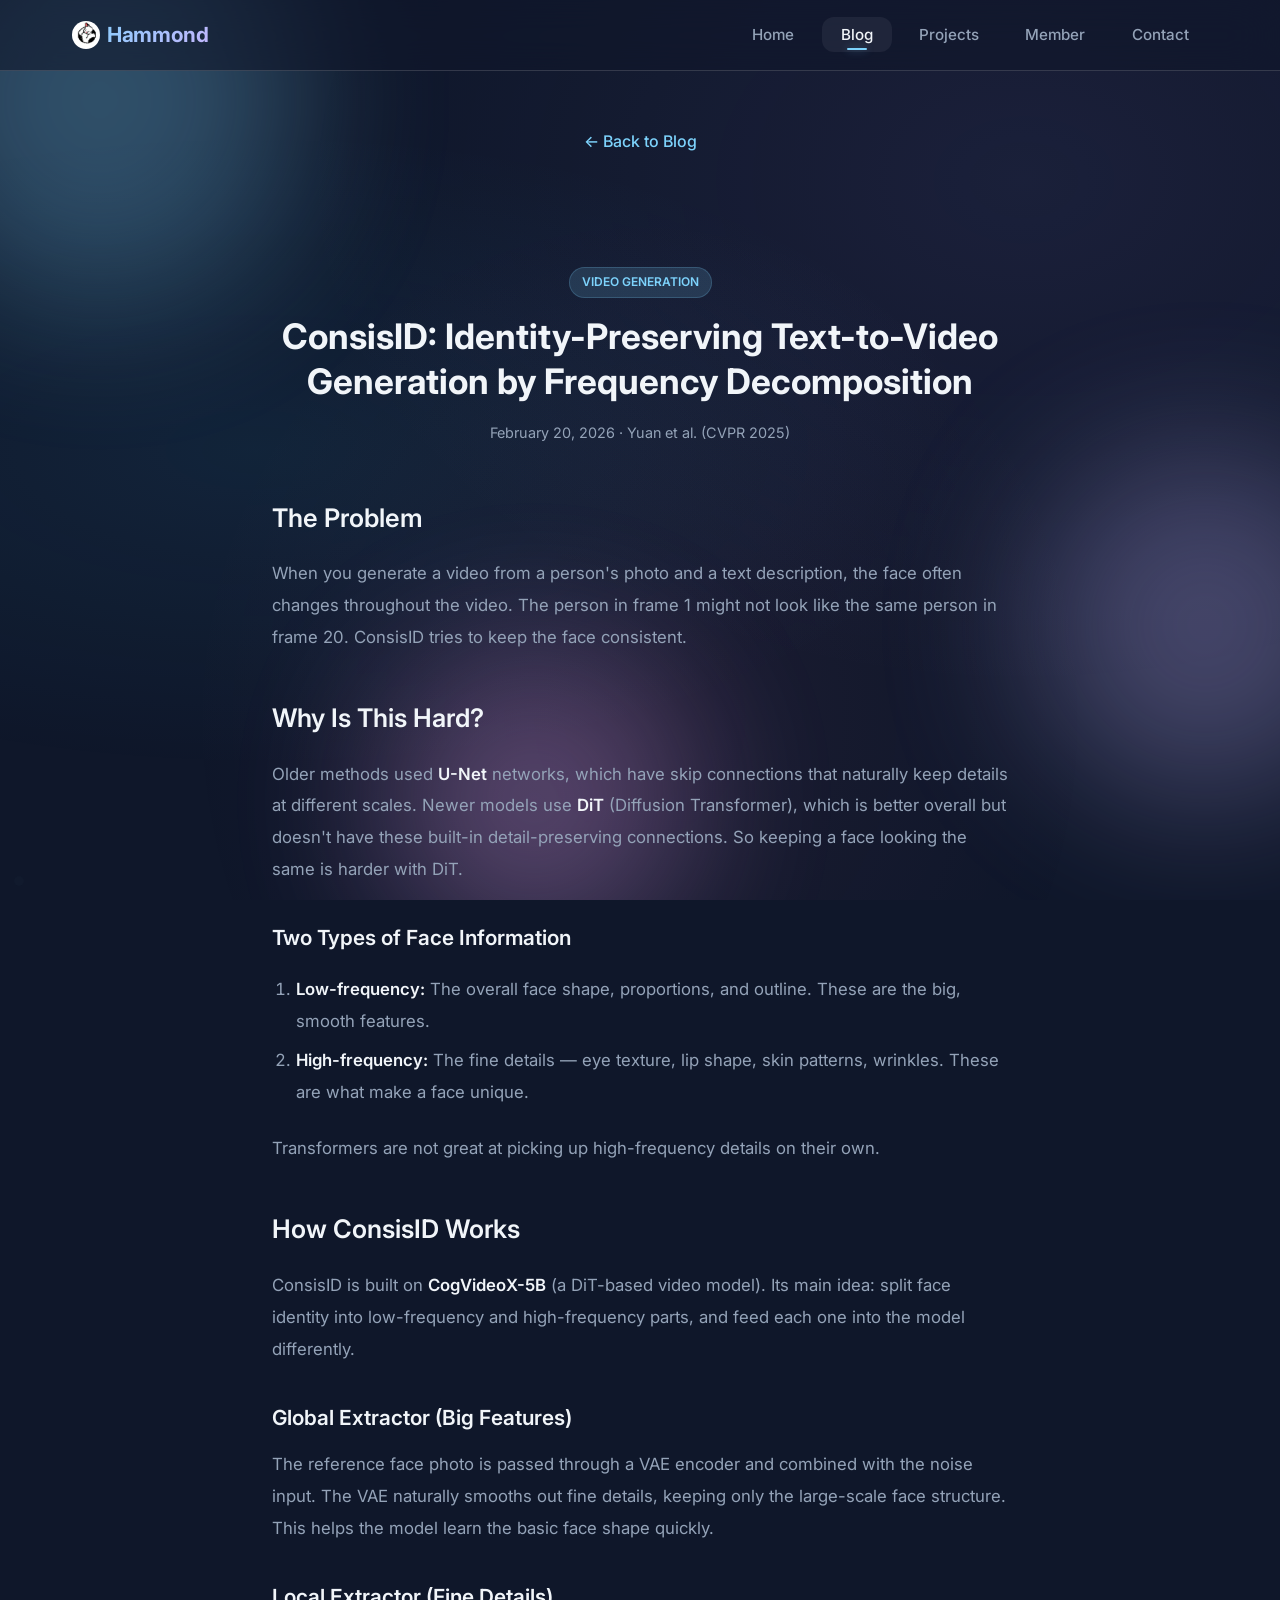
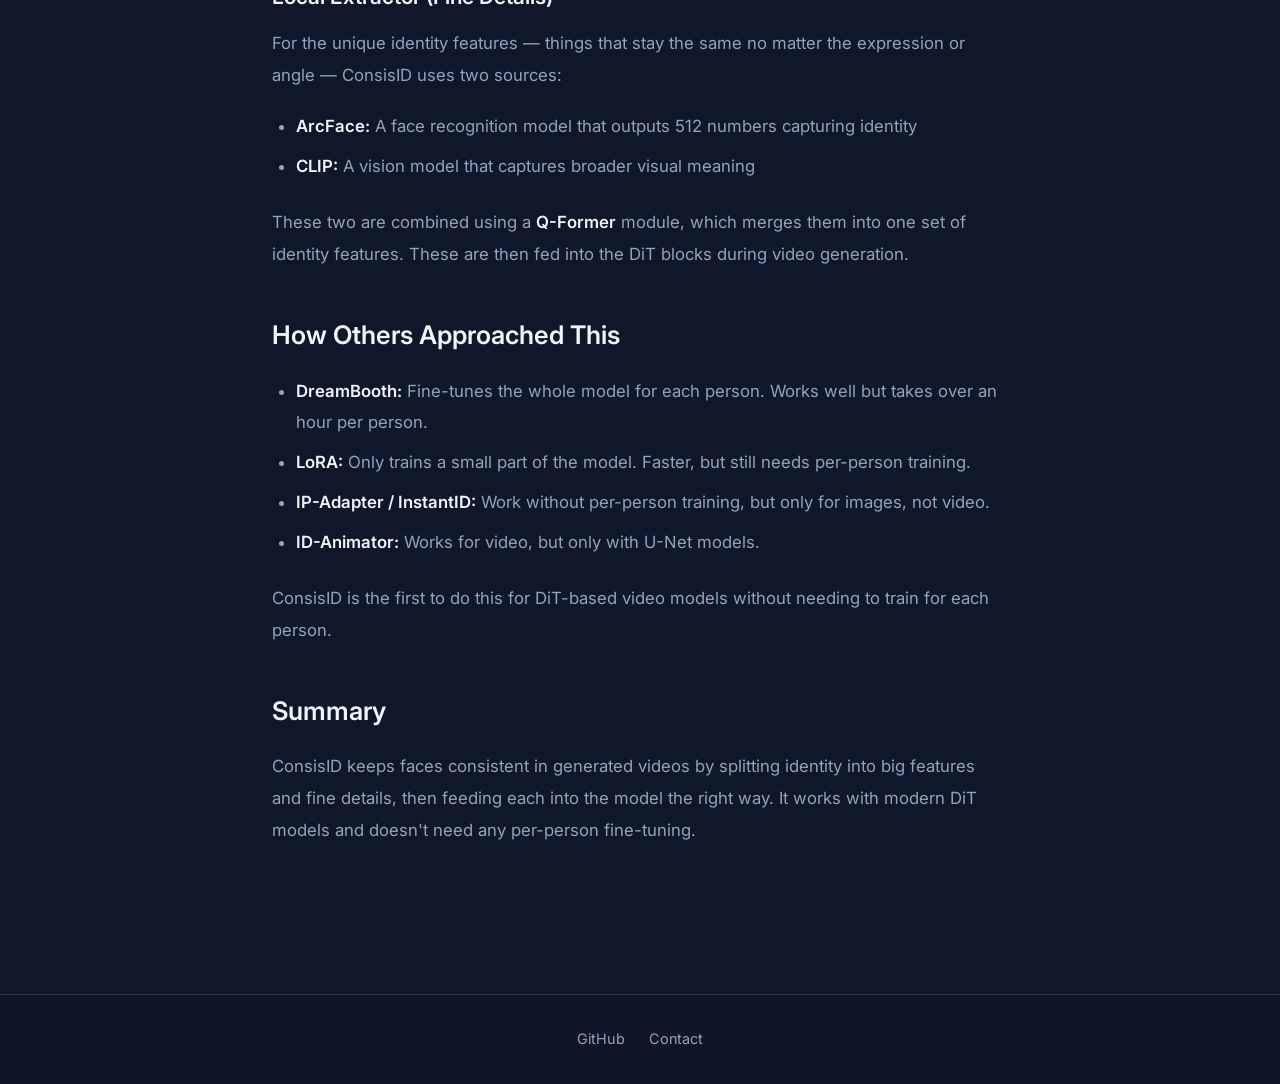
<file: posts/consisid.html>
<!DOCTYPE html>
<html lang="en">
<head>
    <meta charset="UTF-8">
    <meta name="viewport" content="width=device-width, initial-scale=1.0">
    <title>ConsisID: Identity-Preserving Text-to-Video Generation | Hammond</title>
    <link rel="stylesheet" href="../css/style.css">
    <link rel="stylesheet" href="../css/animations.css">
    <link rel="preconnect" href="https://fonts.googleapis.com">
    <link rel="preconnect" href="https://fonts.gstatic.com" crossorigin>
    <link href="https://fonts.googleapis.com/css2?family=Inter:wght@300;400;500;600;700&display=swap" rel="stylesheet">
</head>
<body>
    <div class="bg-gradient"></div>
    <div class="bg-orbs">
        <div class="orb orb-1"></div>
        <div class="orb orb-2"></div>
        <div class="orb orb-3"></div>
    </div>

    <nav class="glass-nav" id="navbar">
        <div class="nav-container">
            <a href="../index.html" class="nav-logo"><img src="../assets/icon.jpg" alt="" class="nav-logo-icon">Hammond</a>
            <button class="nav-toggle" id="navToggle" aria-label="Toggle menu">
                <span></span><span></span><span></span>
            </button>
            <ul class="nav-links" id="navLinks">
                <li><a href="../index.html" class="nav-link">Home</a></li>
                <li><a href="../blog.html" class="nav-link active">Blog</a></li>
                <li><a href="../projects.html" class="nav-link">Projects</a></li>
                <li><a href="../member.html" class="nav-link">Member</a></li>
                <li><a href="../contact.html" class="nav-link">Contact</a></li>
            </ul>
        </div>
    </nav>

    <section class="page-header">
        <a href="../blog.html" class="blog-back-link">&larr; Back to Blog</a>
    </section>

    <article class="section" style="padding-top: 0;">
        <div class="blog-post">
            <div class="blog-post-header">
                <span class="post-tag" style="display:inline-block; padding:0.25rem 0.75rem; border-radius:20px; font-size:0.75rem; font-weight:600; text-transform:uppercase; background:rgba(125,211,252,0.15); color:var(--color-primary); border:1px solid rgba(125,211,252,0.2); margin-bottom:1rem;">Video Generation</span>
                <h1>ConsisID: Identity-Preserving Text-to-Video Generation by Frequency Decomposition</h1>
                <p class="blog-post-meta">February 20, 2026 &middot; Yuan et al. (CVPR 2025)</p>
            </div>

            <div class="blog-post-content">
                <h2>The Problem</h2>
                <p>When you generate a video from a person's photo and a text description, the face often changes throughout the video. The person in frame 1 might not look like the same person in frame 20. ConsisID tries to keep the face consistent.</p>

                <h2>Why Is This Hard?</h2>
                <p>Older methods used <strong>U-Net</strong> networks, which have skip connections that naturally keep details at different scales. Newer models use <strong>DiT</strong> (Diffusion Transformer), which is better overall but doesn't have these built-in detail-preserving connections. So keeping a face looking the same is harder with DiT.</p>

                <h3>Two Types of Face Information</h3>
                <ol>
                    <li><strong>Low-frequency:</strong> The overall face shape, proportions, and outline. These are the big, smooth features.</li>
                    <li><strong>High-frequency:</strong> The fine details — eye texture, lip shape, skin patterns, wrinkles. These are what make a face unique.</li>
                </ol>
                <p>Transformers are not great at picking up high-frequency details on their own.</p>

                <h2>How ConsisID Works</h2>
                <p>ConsisID is built on <strong>CogVideoX-5B</strong> (a DiT-based video model). Its main idea: split face identity into low-frequency and high-frequency parts, and feed each one into the model differently.</p>

                <h3>Global Extractor (Big Features)</h3>
                <p>The reference face photo is passed through a VAE encoder and combined with the noise input. The VAE naturally smooths out fine details, keeping only the large-scale face structure. This helps the model learn the basic face shape quickly.</p>

                <h3>Local Extractor (Fine Details)</h3>
                <p>For the unique identity features — things that stay the same no matter the expression or angle — ConsisID uses two sources:</p>
                <ul>
                    <li><strong>ArcFace:</strong> A face recognition model that outputs 512 numbers capturing identity</li>
                    <li><strong>CLIP:</strong> A vision model that captures broader visual meaning</li>
                </ul>
                <p>These two are combined using a <strong>Q-Former</strong> module, which merges them into one set of identity features. These are then fed into the DiT blocks during video generation.</p>

                <h2>How Others Approached This</h2>
                <ul>
                    <li><strong>DreamBooth:</strong> Fine-tunes the whole model for each person. Works well but takes over an hour per person.</li>
                    <li><strong>LoRA:</strong> Only trains a small part of the model. Faster, but still needs per-person training.</li>
                    <li><strong>IP-Adapter / InstantID:</strong> Work without per-person training, but only for images, not video.</li>
                    <li><strong>ID-Animator:</strong> Works for video, but only with U-Net models.</li>
                </ul>
                <p>ConsisID is the first to do this for DiT-based video models without needing to train for each person.</p>

                <h2>Summary</h2>
                <p>ConsisID keeps faces consistent in generated videos by splitting identity into big features and fine details, then feeding each into the model the right way. It works with modern DiT models and doesn't need any per-person fine-tuning.</p>
            </div>
        </div>
    </article>

    <footer class="glass-footer">
        <div class="container">
            <div class="footer-content">
                <div class="footer-links">
                    <a href="https://github.com/Hammond65" target="_blank" rel="noopener noreferrer" class="footer-link">GitHub</a>
                    <a href="../contact.html" class="footer-link">Contact</a>
                </div>
            </div>
        </div>
    </footer>

    <a href="../dino.html" class="easter-egg" aria-hidden="true"></a>
    <script src="../js/main.js"></script>
</body>
</html>
</file>
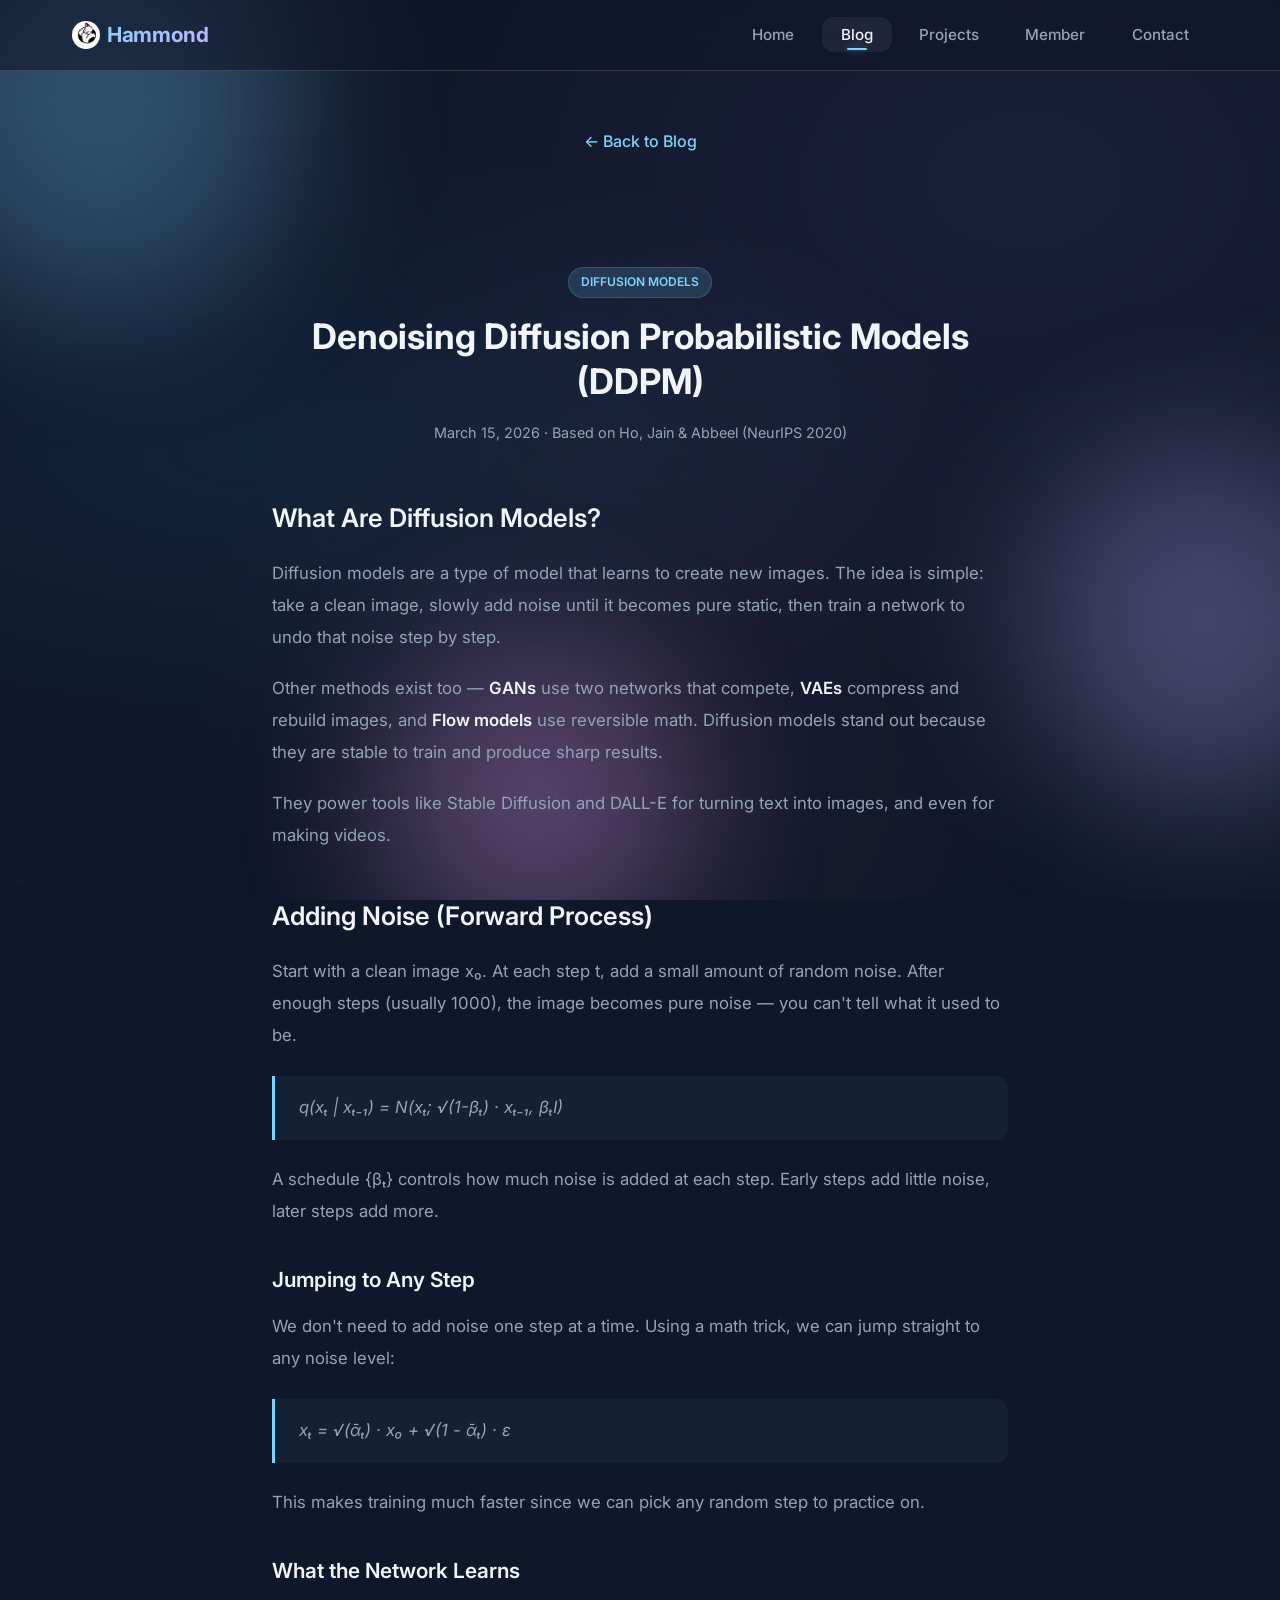
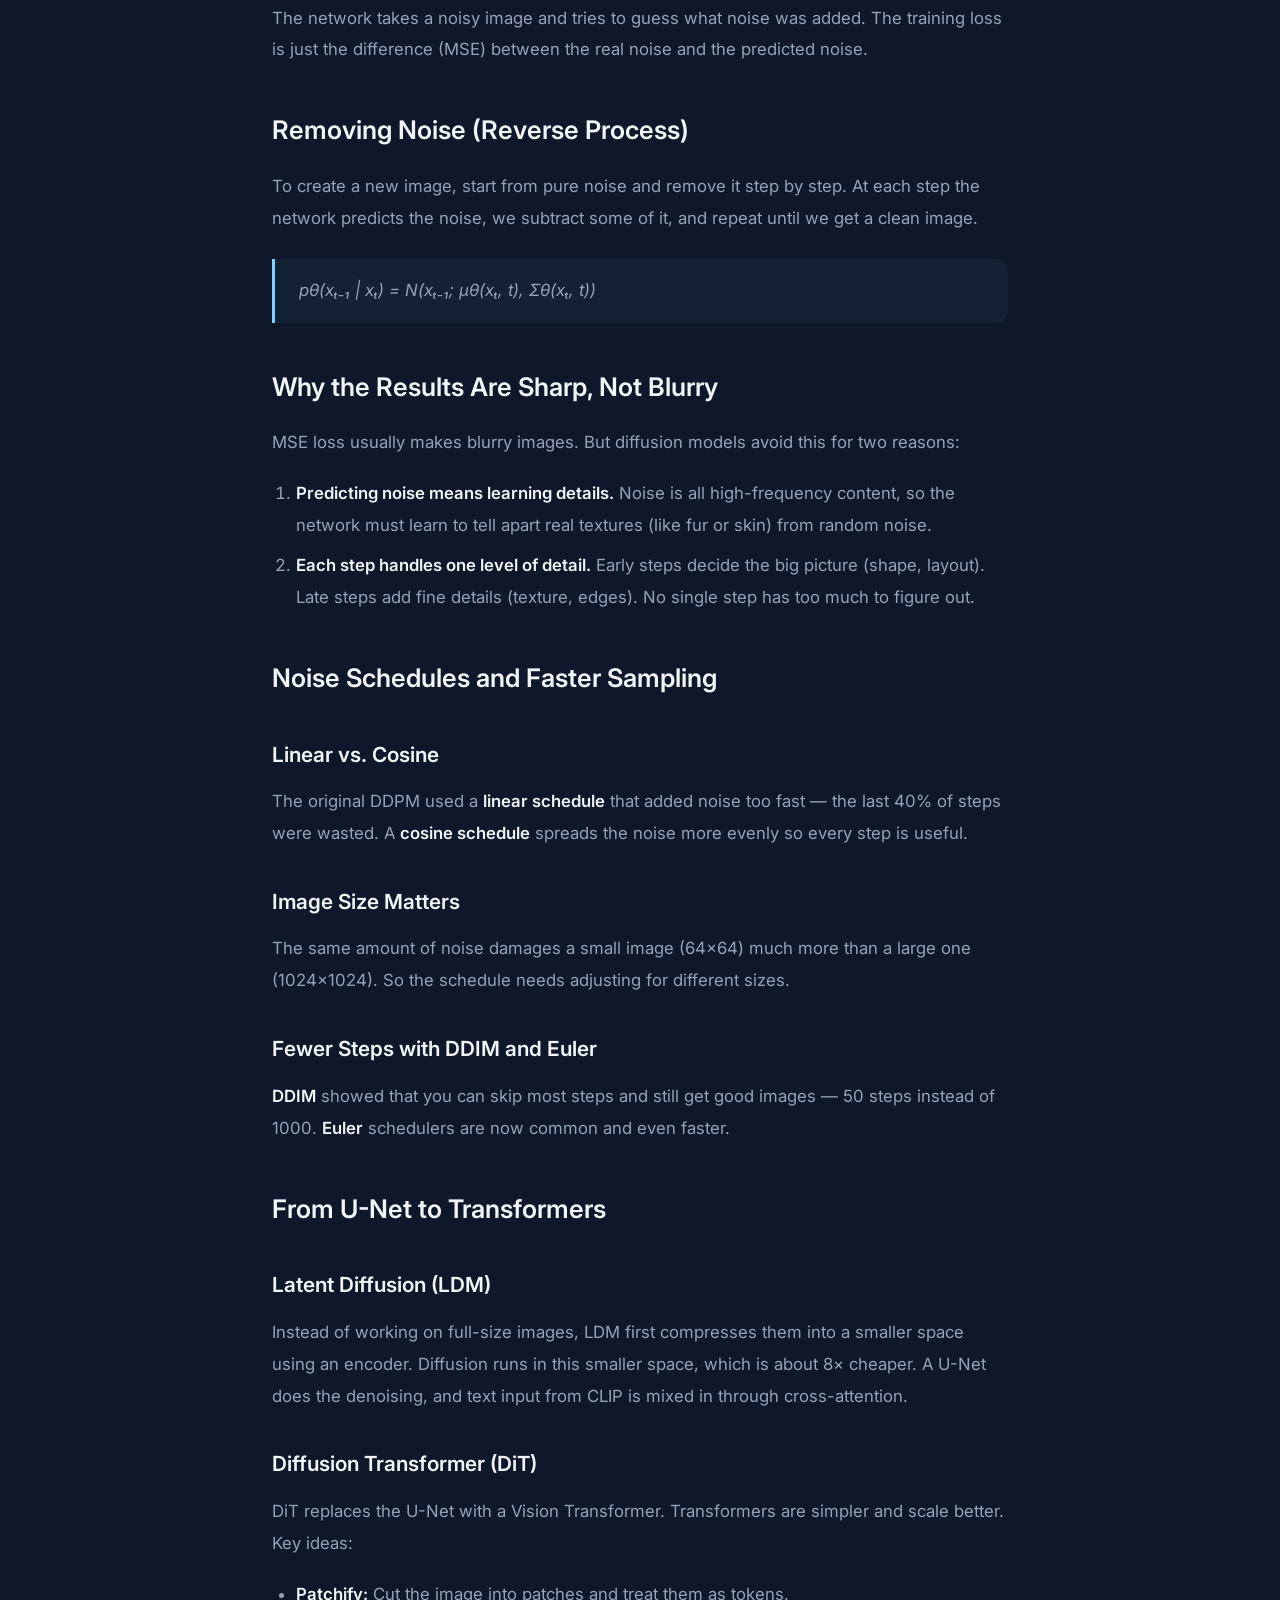
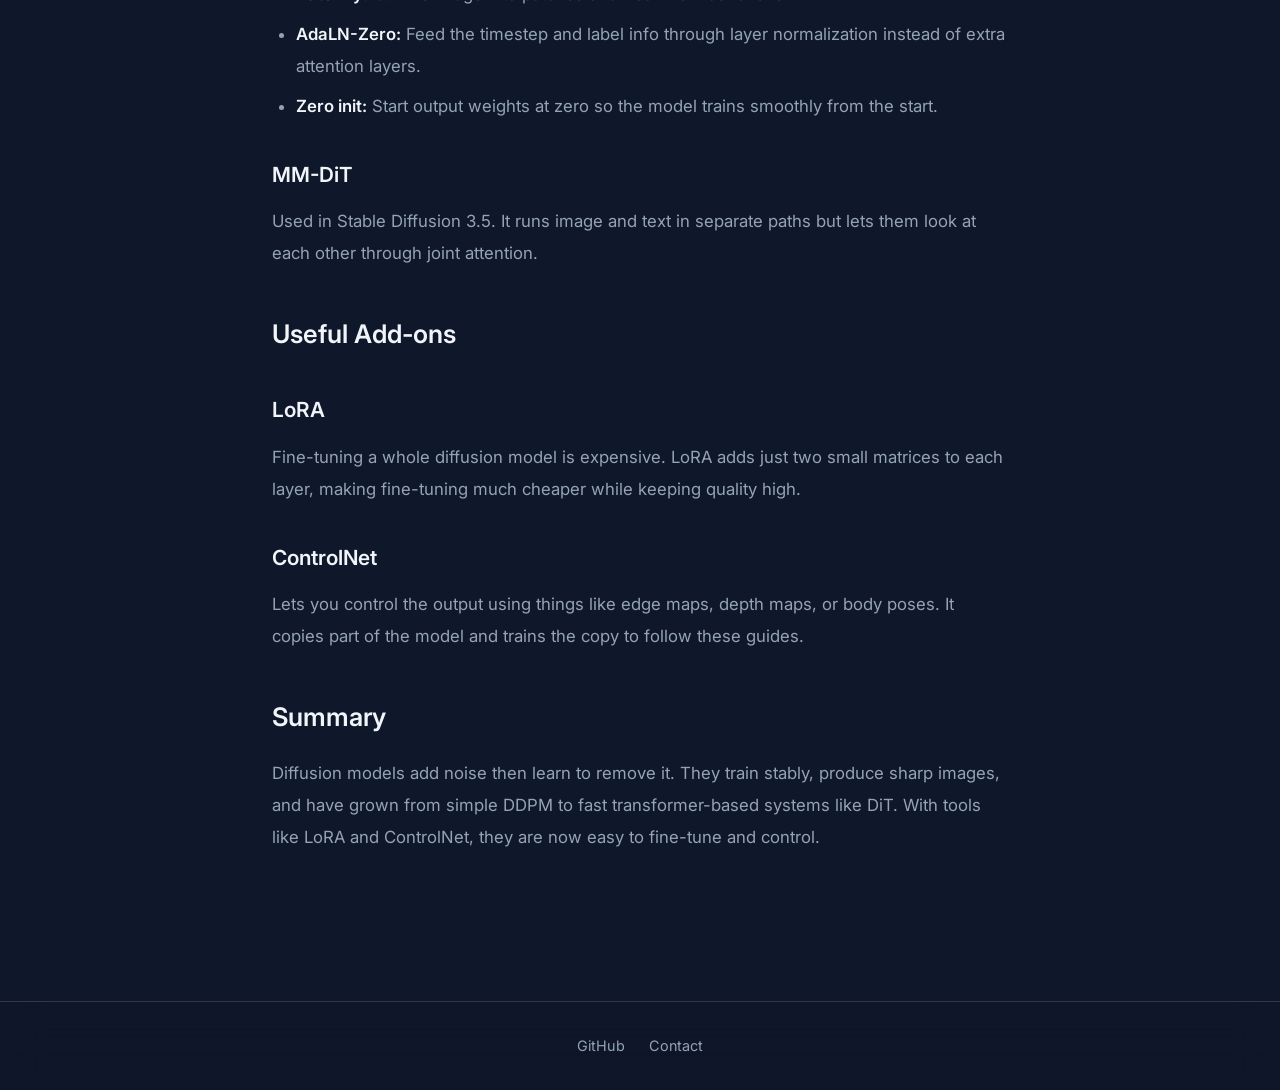
<file: posts/ddpm.html>
<!DOCTYPE html>
<html lang="en">
<head>
    <meta charset="UTF-8">
    <meta name="viewport" content="width=device-width, initial-scale=1.0">
    <title>DDPM: Denoising Diffusion Probabilistic Models | Hammond</title>
    <link rel="stylesheet" href="../css/style.css">
    <link rel="stylesheet" href="../css/animations.css">
    <link rel="preconnect" href="https://fonts.googleapis.com">
    <link rel="preconnect" href="https://fonts.gstatic.com" crossorigin>
    <link href="https://fonts.googleapis.com/css2?family=Inter:wght@300;400;500;600;700&display=swap" rel="stylesheet">
</head>
<body>
    <div class="bg-gradient"></div>
    <div class="bg-orbs">
        <div class="orb orb-1"></div>
        <div class="orb orb-2"></div>
        <div class="orb orb-3"></div>
    </div>

    <nav class="glass-nav" id="navbar">
        <div class="nav-container">
            <a href="../index.html" class="nav-logo"><img src="../assets/icon.jpg" alt="" class="nav-logo-icon">Hammond</a>
            <button class="nav-toggle" id="navToggle" aria-label="Toggle menu">
                <span></span><span></span><span></span>
            </button>
            <ul class="nav-links" id="navLinks">
                <li><a href="../index.html" class="nav-link">Home</a></li>
                <li><a href="../blog.html" class="nav-link active">Blog</a></li>
                <li><a href="../projects.html" class="nav-link">Projects</a></li>
                <li><a href="../member.html" class="nav-link">Member</a></li>
                <li><a href="../contact.html" class="nav-link">Contact</a></li>
            </ul>
        </div>
    </nav>

    <section class="page-header">
        <a href="../blog.html" class="blog-back-link">&larr; Back to Blog</a>
    </section>

    <article class="section" style="padding-top: 0;">
        <div class="blog-post">
            <div class="blog-post-header">
                <span class="post-tag" style="display:inline-block; padding:0.25rem 0.75rem; border-radius:20px; font-size:0.75rem; font-weight:600; text-transform:uppercase; background:rgba(125,211,252,0.15); color:var(--color-primary); border:1px solid rgba(125,211,252,0.2); margin-bottom:1rem;">Diffusion Models</span>
                <h1>Denoising Diffusion Probabilistic Models (DDPM)</h1>
                <p class="blog-post-meta">March 15, 2026 &middot; Based on Ho, Jain &amp; Abbeel (NeurIPS 2020)</p>
            </div>

            <div class="blog-post-content">
                <h2>What Are Diffusion Models?</h2>
                <p>Diffusion models are a type of model that learns to create new images. The idea is simple: take a clean image, slowly add noise until it becomes pure static, then train a network to undo that noise step by step.</p>

                <p>Other methods exist too — <strong>GANs</strong> use two networks that compete, <strong>VAEs</strong> compress and rebuild images, and <strong>Flow models</strong> use reversible math. Diffusion models stand out because they are stable to train and produce sharp results.</p>

                <p>They power tools like Stable Diffusion and DALL-E for turning text into images, and even for making videos.</p>

                <h2>Adding Noise (Forward Process)</h2>
                <p>Start with a clean image x₀. At each step t, add a small amount of random noise. After enough steps (usually 1000), the image becomes pure noise — you can't tell what it used to be.</p>

                <blockquote>q(xₜ | xₜ₋₁) = N(xₜ; √(1-βₜ) · xₜ₋₁, βₜI)</blockquote>

                <p>A schedule {βₜ} controls how much noise is added at each step. Early steps add little noise, later steps add more.</p>

                <h3>Jumping to Any Step</h3>
                <p>We don't need to add noise one step at a time. Using a math trick, we can jump straight to any noise level:</p>
                <blockquote>xₜ = √(ᾱₜ) · x₀ + √(1 - ᾱₜ) · ε</blockquote>
                <p>This makes training much faster since we can pick any random step to practice on.</p>

                <h3>What the Network Learns</h3>
                <p>The network takes a noisy image and tries to guess what noise was added. The training loss is just the difference (MSE) between the real noise and the predicted noise.</p>

                <h2>Removing Noise (Reverse Process)</h2>
                <p>To create a new image, start from pure noise and remove it step by step. At each step the network predicts the noise, we subtract some of it, and repeat until we get a clean image.</p>

                <blockquote>pθ(xₜ₋₁ | xₜ) = N(xₜ₋₁; μθ(xₜ, t), Σθ(xₜ, t))</blockquote>

                <h2>Why the Results Are Sharp, Not Blurry</h2>
                <p>MSE loss usually makes blurry images. But diffusion models avoid this for two reasons:</p>
                <ol>
                    <li><strong>Predicting noise means learning details.</strong> Noise is all high-frequency content, so the network must learn to tell apart real textures (like fur or skin) from random noise.</li>
                    <li><strong>Each step handles one level of detail.</strong> Early steps decide the big picture (shape, layout). Late steps add fine details (texture, edges). No single step has too much to figure out.</li>
                </ol>

                <h2>Noise Schedules and Faster Sampling</h2>
                <h3>Linear vs. Cosine</h3>
                <p>The original DDPM used a <strong>linear schedule</strong> that added noise too fast — the last 40% of steps were wasted. A <strong>cosine schedule</strong> spreads the noise more evenly so every step is useful.</p>

                <h3>Image Size Matters</h3>
                <p>The same amount of noise damages a small image (64×64) much more than a large one (1024×1024). So the schedule needs adjusting for different sizes.</p>

                <h3>Fewer Steps with DDIM and Euler</h3>
                <p><strong>DDIM</strong> showed that you can skip most steps and still get good images — 50 steps instead of 1000. <strong>Euler</strong> schedulers are now common and even faster.</p>

                <h2>From U-Net to Transformers</h2>
                <h3>Latent Diffusion (LDM)</h3>
                <p>Instead of working on full-size images, LDM first compresses them into a smaller space using an encoder. Diffusion runs in this smaller space, which is about 8× cheaper. A U-Net does the denoising, and text input from CLIP is mixed in through cross-attention.</p>

                <h3>Diffusion Transformer (DiT)</h3>
                <p>DiT replaces the U-Net with a Vision Transformer. Transformers are simpler and scale better. Key ideas:</p>
                <ul>
                    <li><strong>Patchify:</strong> Cut the image into patches and treat them as tokens.</li>
                    <li><strong>AdaLN-Zero:</strong> Feed the timestep and label info through layer normalization instead of extra attention layers.</li>
                    <li><strong>Zero init:</strong> Start output weights at zero so the model trains smoothly from the start.</li>
                </ul>

                <h3>MM-DiT</h3>
                <p>Used in Stable Diffusion 3.5. It runs image and text in separate paths but lets them look at each other through joint attention.</p>

                <h2>Useful Add-ons</h2>
                <h3>LoRA</h3>
                <p>Fine-tuning a whole diffusion model is expensive. LoRA adds just two small matrices to each layer, making fine-tuning much cheaper while keeping quality high.</p>

                <h3>ControlNet</h3>
                <p>Lets you control the output using things like edge maps, depth maps, or body poses. It copies part of the model and trains the copy to follow these guides.</p>

                <h2>Summary</h2>
                <p>Diffusion models add noise then learn to remove it. They train stably, produce sharp images, and have grown from simple DDPM to fast transformer-based systems like DiT. With tools like LoRA and ControlNet, they are now easy to fine-tune and control.</p>
            </div>
        </div>
    </article>

    <footer class="glass-footer">
        <div class="container">
            <div class="footer-content">
                <div class="footer-links">
                    <a href="https://github.com/Hammond65" target="_blank" rel="noopener noreferrer" class="footer-link">GitHub</a>
                    <a href="../contact.html" class="footer-link">Contact</a>
                </div>
            </div>
        </div>
    </footer>

    <a href="../dino.html" class="easter-egg" aria-hidden="true"></a>
    <script src="../js/main.js"></script>
</body>
</html>
</file>
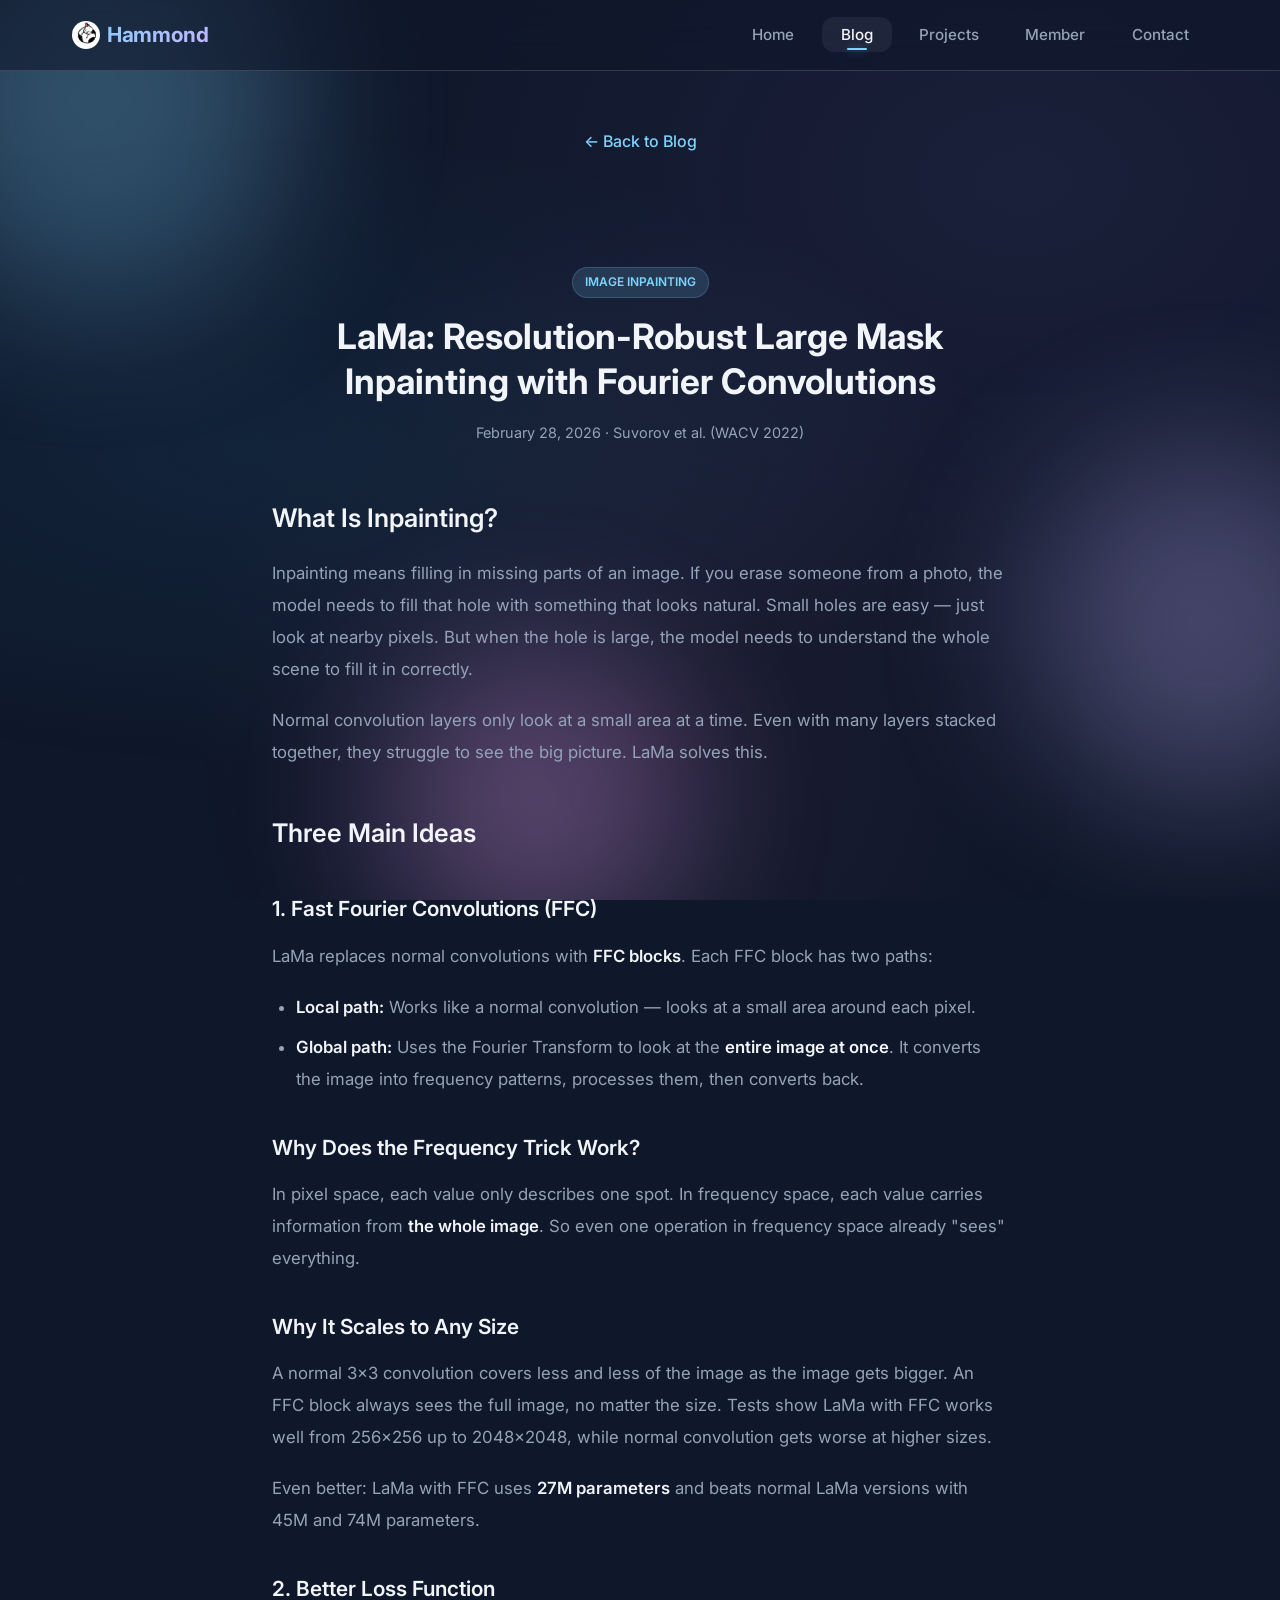
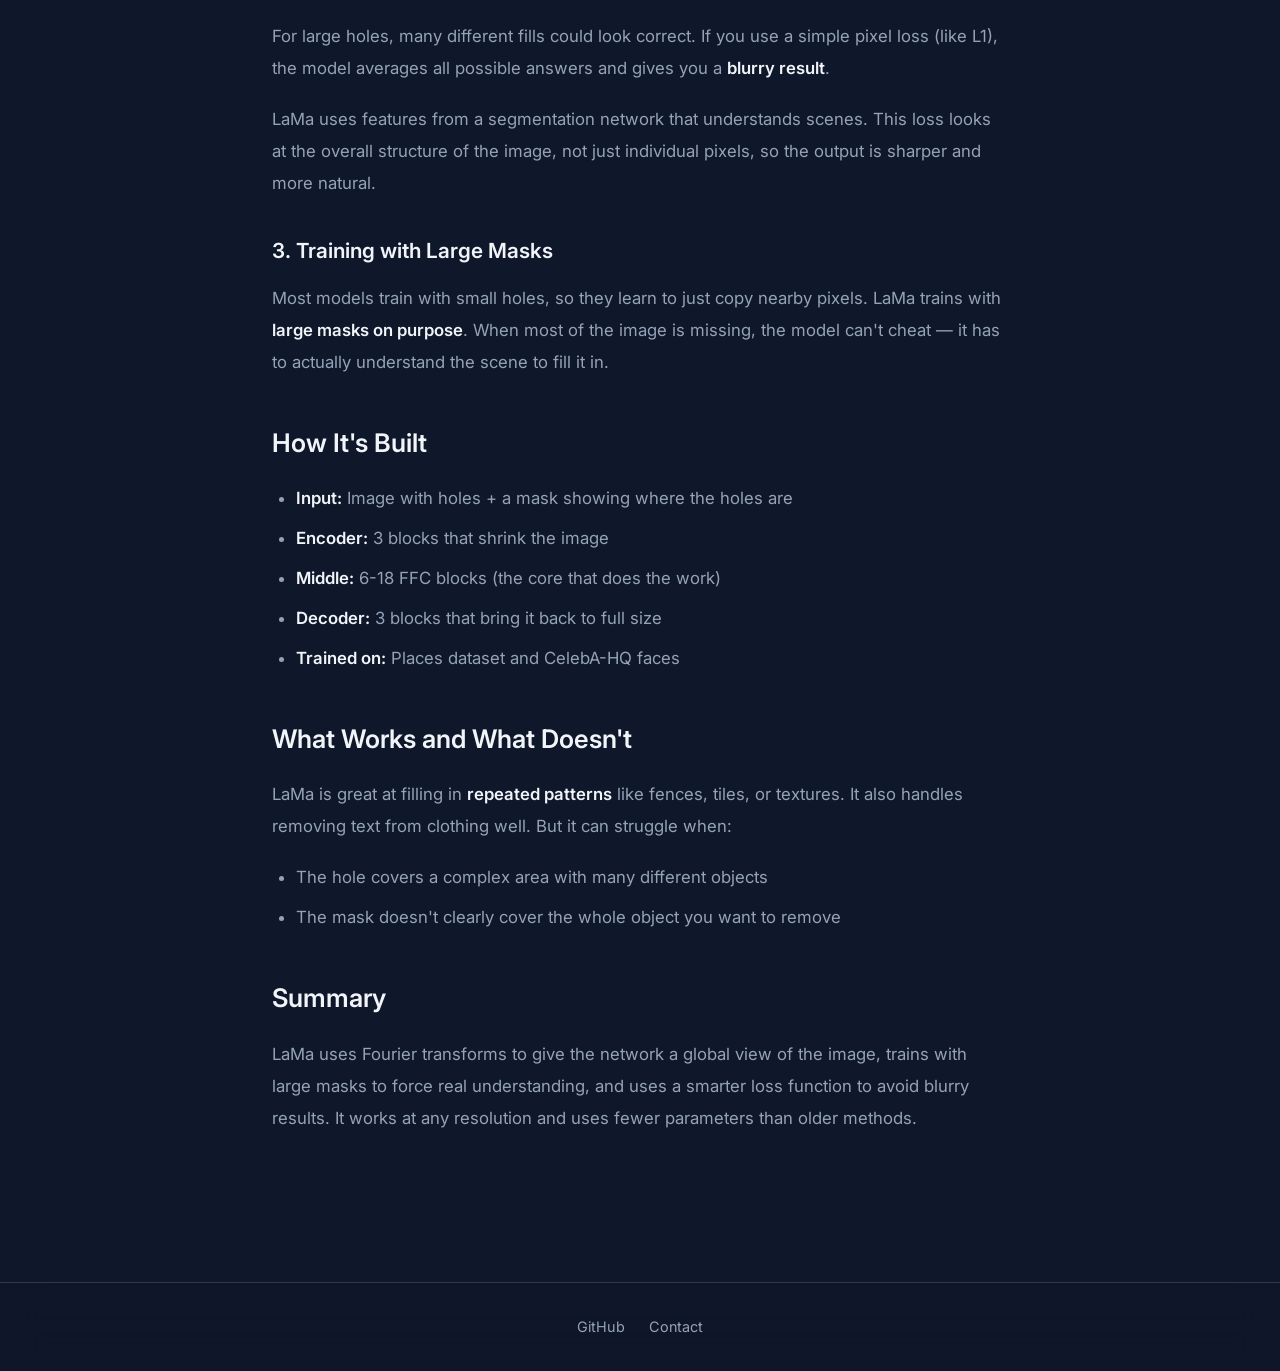
<file: posts/lama.html>
<!DOCTYPE html>
<html lang="en">
<head>
    <meta charset="UTF-8">
    <meta name="viewport" content="width=device-width, initial-scale=1.0">
    <title>LaMa: Large Mask Inpainting with Fourier Convolutions | Hammond</title>
    <link rel="stylesheet" href="../css/style.css">
    <link rel="stylesheet" href="../css/animations.css">
    <link rel="preconnect" href="https://fonts.googleapis.com">
    <link rel="preconnect" href="https://fonts.gstatic.com" crossorigin>
    <link href="https://fonts.googleapis.com/css2?family=Inter:wght@300;400;500;600;700&display=swap" rel="stylesheet">
</head>
<body>
    <div class="bg-gradient"></div>
    <div class="bg-orbs">
        <div class="orb orb-1"></div>
        <div class="orb orb-2"></div>
        <div class="orb orb-3"></div>
    </div>

    <nav class="glass-nav" id="navbar">
        <div class="nav-container">
            <a href="../index.html" class="nav-logo"><img src="../assets/icon.jpg" alt="" class="nav-logo-icon">Hammond</a>
            <button class="nav-toggle" id="navToggle" aria-label="Toggle menu">
                <span></span><span></span><span></span>
            </button>
            <ul class="nav-links" id="navLinks">
                <li><a href="../index.html" class="nav-link">Home</a></li>
                <li><a href="../blog.html" class="nav-link active">Blog</a></li>
                <li><a href="../projects.html" class="nav-link">Projects</a></li>
                <li><a href="../member.html" class="nav-link">Member</a></li>
                <li><a href="../contact.html" class="nav-link">Contact</a></li>
            </ul>
        </div>
    </nav>

    <section class="page-header">
        <a href="../blog.html" class="blog-back-link">&larr; Back to Blog</a>
    </section>

    <article class="section" style="padding-top: 0;">
        <div class="blog-post">
            <div class="blog-post-header">
                <span class="post-tag" style="display:inline-block; padding:0.25rem 0.75rem; border-radius:20px; font-size:0.75rem; font-weight:600; text-transform:uppercase; background:rgba(125,211,252,0.15); color:var(--color-primary); border:1px solid rgba(125,211,252,0.2); margin-bottom:1rem;">Image Inpainting</span>
                <h1>LaMa: Resolution-Robust Large Mask Inpainting with Fourier Convolutions</h1>
                <p class="blog-post-meta">February 28, 2026 &middot; Suvorov et al. (WACV 2022)</p>
            </div>

            <div class="blog-post-content">
                <h2>What Is Inpainting?</h2>
                <p>Inpainting means filling in missing parts of an image. If you erase someone from a photo, the model needs to fill that hole with something that looks natural. Small holes are easy — just look at nearby pixels. But when the hole is large, the model needs to understand the whole scene to fill it in correctly.</p>

                <p>Normal convolution layers only look at a small area at a time. Even with many layers stacked together, they struggle to see the big picture. LaMa solves this.</p>

                <h2>Three Main Ideas</h2>

                <h3>1. Fast Fourier Convolutions (FFC)</h3>
                <p>LaMa replaces normal convolutions with <strong>FFC blocks</strong>. Each FFC block has two paths:</p>
                <ul>
                    <li><strong>Local path:</strong> Works like a normal convolution — looks at a small area around each pixel.</li>
                    <li><strong>Global path:</strong> Uses the Fourier Transform to look at the <strong>entire image at once</strong>. It converts the image into frequency patterns, processes them, then converts back.</li>
                </ul>

                <h3>Why Does the Frequency Trick Work?</h3>
                <p>In pixel space, each value only describes one spot. In frequency space, each value carries information from <strong>the whole image</strong>. So even one operation in frequency space already "sees" everything.</p>

                <h3>Why It Scales to Any Size</h3>
                <p>A normal 3×3 convolution covers less and less of the image as the image gets bigger. An FFC block always sees the full image, no matter the size. Tests show LaMa with FFC works well from 256×256 up to 2048×2048, while normal convolution gets worse at higher sizes.</p>

                <p>Even better: LaMa with FFC uses <strong>27M parameters</strong> and beats normal LaMa versions with 45M and 74M parameters.</p>

                <h3>2. Better Loss Function</h3>
                <p>For large holes, many different fills could look correct. If you use a simple pixel loss (like L1), the model averages all possible answers and gives you a <strong>blurry result</strong>.</p>

                <p>LaMa uses features from a segmentation network that understands scenes. This loss looks at the overall structure of the image, not just individual pixels, so the output is sharper and more natural.</p>

                <h3>3. Training with Large Masks</h3>
                <p>Most models train with small holes, so they learn to just copy nearby pixels. LaMa trains with <strong>large masks on purpose</strong>. When most of the image is missing, the model can't cheat — it has to actually understand the scene to fill it in.</p>

                <h2>How It's Built</h2>
                <ul>
                    <li><strong>Input:</strong> Image with holes + a mask showing where the holes are</li>
                    <li><strong>Encoder:</strong> 3 blocks that shrink the image</li>
                    <li><strong>Middle:</strong> 6-18 FFC blocks (the core that does the work)</li>
                    <li><strong>Decoder:</strong> 3 blocks that bring it back to full size</li>
                    <li><strong>Trained on:</strong> Places dataset and CelebA-HQ faces</li>
                </ul>

                <h2>What Works and What Doesn't</h2>
                <p>LaMa is great at filling in <strong>repeated patterns</strong> like fences, tiles, or textures. It also handles removing text from clothing well. But it can struggle when:</p>
                <ul>
                    <li>The hole covers a complex area with many different objects</li>
                    <li>The mask doesn't clearly cover the whole object you want to remove</li>
                </ul>

                <h2>Summary</h2>
                <p>LaMa uses Fourier transforms to give the network a global view of the image, trains with large masks to force real understanding, and uses a smarter loss function to avoid blurry results. It works at any resolution and uses fewer parameters than older methods.</p>
            </div>
        </div>
    </article>

    <footer class="glass-footer">
        <div class="container">
            <div class="footer-content">
                <div class="footer-links">
                    <a href="https://github.com/Hammond65" target="_blank" rel="noopener noreferrer" class="footer-link">GitHub</a>
                    <a href="../contact.html" class="footer-link">Contact</a>
                </div>
            </div>
        </div>
    </footer>

    <a href="../dino.html" class="easter-egg" aria-hidden="true"></a>
    <script src="../js/main.js"></script>
</body>
</html>
</file>
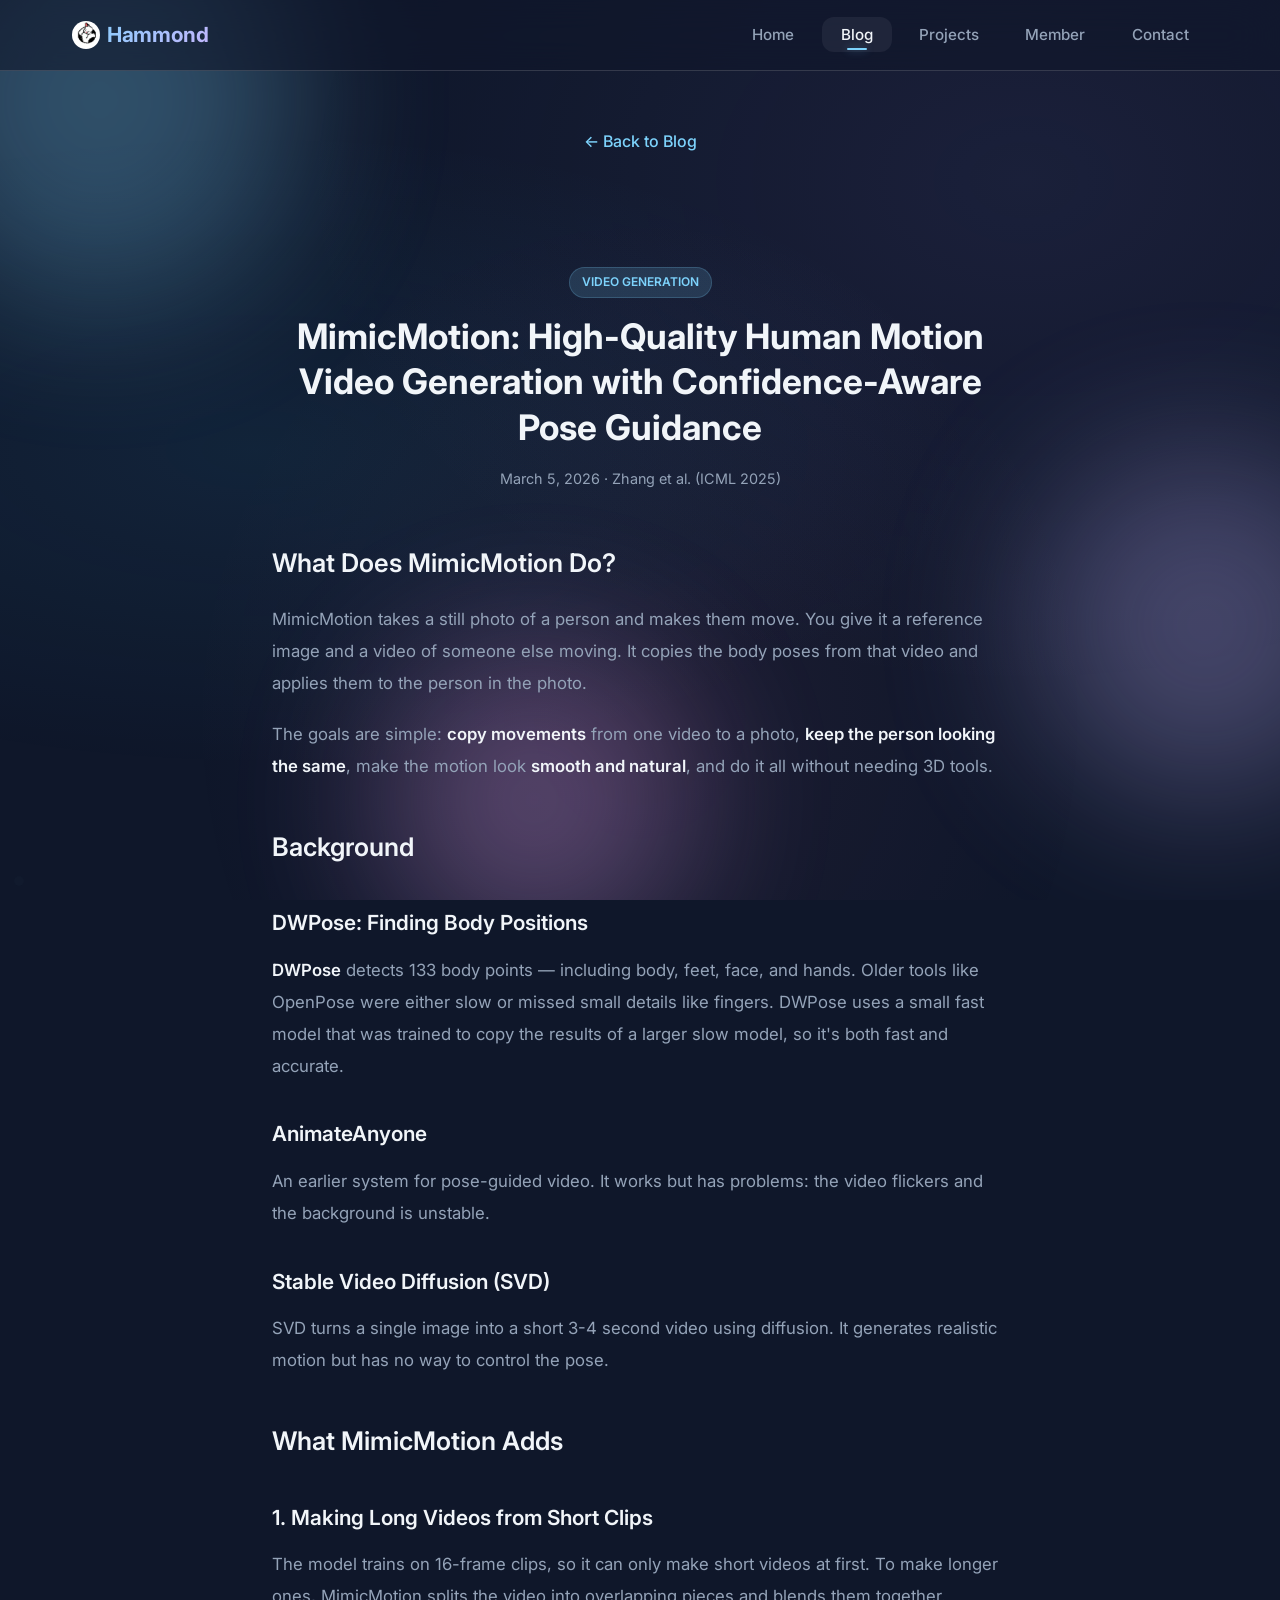
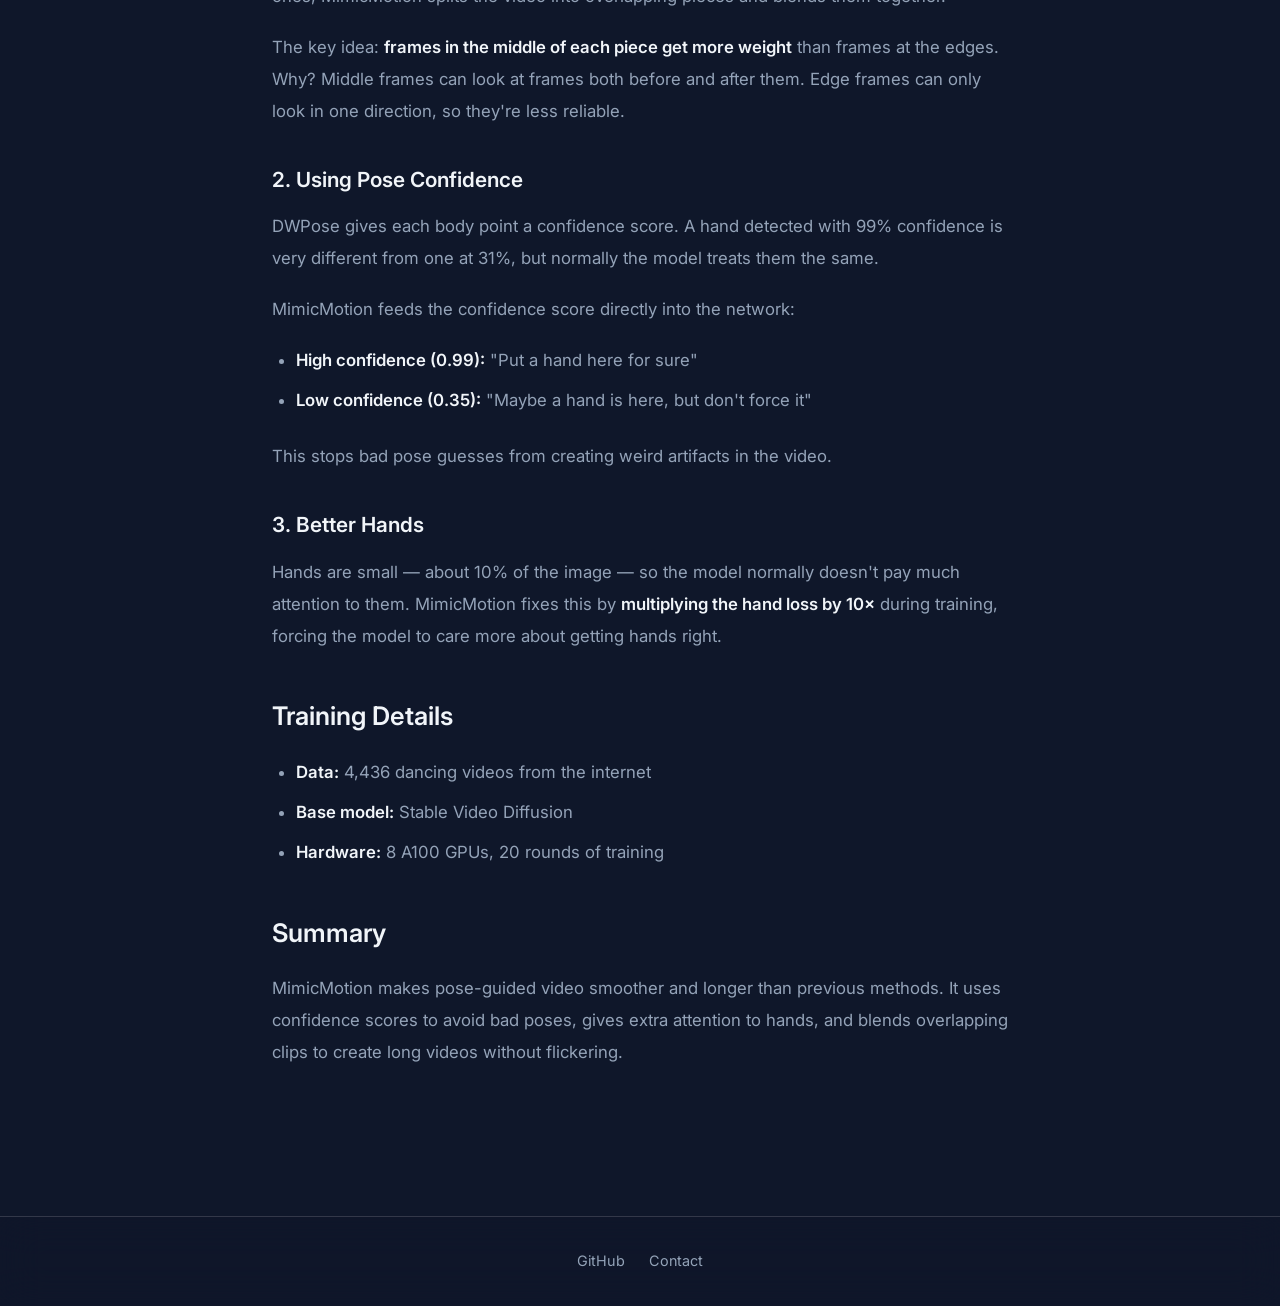
<file: posts/mimicmotion.html>
<!DOCTYPE html>
<html lang="en">
<head>
    <meta charset="UTF-8">
    <meta name="viewport" content="width=device-width, initial-scale=1.0">
    <title>MimicMotion: High-Quality Human Motion Video Generation | Hammond</title>
    <link rel="stylesheet" href="../css/style.css">
    <link rel="stylesheet" href="../css/animations.css">
    <link rel="preconnect" href="https://fonts.googleapis.com">
    <link rel="preconnect" href="https://fonts.gstatic.com" crossorigin>
    <link href="https://fonts.googleapis.com/css2?family=Inter:wght@300;400;500;600;700&display=swap" rel="stylesheet">
</head>
<body>
    <div class="bg-gradient"></div>
    <div class="bg-orbs">
        <div class="orb orb-1"></div>
        <div class="orb orb-2"></div>
        <div class="orb orb-3"></div>
    </div>

    <nav class="glass-nav" id="navbar">
        <div class="nav-container">
            <a href="../index.html" class="nav-logo"><img src="../assets/icon.jpg" alt="" class="nav-logo-icon">Hammond</a>
            <button class="nav-toggle" id="navToggle" aria-label="Toggle menu">
                <span></span><span></span><span></span>
            </button>
            <ul class="nav-links" id="navLinks">
                <li><a href="../index.html" class="nav-link">Home</a></li>
                <li><a href="../blog.html" class="nav-link active">Blog</a></li>
                <li><a href="../projects.html" class="nav-link">Projects</a></li>
                <li><a href="../member.html" class="nav-link">Member</a></li>
                <li><a href="../contact.html" class="nav-link">Contact</a></li>
            </ul>
        </div>
    </nav>

    <section class="page-header">
        <a href="../blog.html" class="blog-back-link">&larr; Back to Blog</a>
    </section>

    <article class="section" style="padding-top: 0;">
        <div class="blog-post">
            <div class="blog-post-header">
                <span class="post-tag" style="display:inline-block; padding:0.25rem 0.75rem; border-radius:20px; font-size:0.75rem; font-weight:600; text-transform:uppercase; background:rgba(125,211,252,0.15); color:var(--color-primary); border:1px solid rgba(125,211,252,0.2); margin-bottom:1rem;">Video Generation</span>
                <h1>MimicMotion: High-Quality Human Motion Video Generation with Confidence-Aware Pose Guidance</h1>
                <p class="blog-post-meta">March 5, 2026 &middot; Zhang et al. (ICML 2025)</p>
            </div>

            <div class="blog-post-content">
                <h2>What Does MimicMotion Do?</h2>
                <p>MimicMotion takes a still photo of a person and makes them move. You give it a reference image and a video of someone else moving. It copies the body poses from that video and applies them to the person in the photo.</p>

                <p>The goals are simple: <strong>copy movements</strong> from one video to a photo, <strong>keep the person looking the same</strong>, make the motion look <strong>smooth and natural</strong>, and do it all without needing 3D tools.</p>

                <h2>Background</h2>

                <h3>DWPose: Finding Body Positions</h3>
                <p><strong>DWPose</strong> detects 133 body points — including body, feet, face, and hands. Older tools like OpenPose were either slow or missed small details like fingers. DWPose uses a small fast model that was trained to copy the results of a larger slow model, so it's both fast and accurate.</p>

                <h3>AnimateAnyone</h3>
                <p>An earlier system for pose-guided video. It works but has problems: the video flickers and the background is unstable.</p>

                <h3>Stable Video Diffusion (SVD)</h3>
                <p>SVD turns a single image into a short 3-4 second video using diffusion. It generates realistic motion but has no way to control the pose.</p>

                <h2>What MimicMotion Adds</h2>

                <h3>1. Making Long Videos from Short Clips</h3>
                <p>The model trains on 16-frame clips, so it can only make short videos at first. To make longer ones, MimicMotion splits the video into overlapping pieces and blends them together.</p>

                <p>The key idea: <strong>frames in the middle of each piece get more weight</strong> than frames at the edges. Why? Middle frames can look at frames both before and after them. Edge frames can only look in one direction, so they're less reliable.</p>

                <h3>2. Using Pose Confidence</h3>
                <p>DWPose gives each body point a confidence score. A hand detected with 99% confidence is very different from one at 31%, but normally the model treats them the same.</p>

                <p>MimicMotion feeds the confidence score directly into the network:</p>
                <ul>
                    <li><strong>High confidence (0.99):</strong> "Put a hand here for sure"</li>
                    <li><strong>Low confidence (0.35):</strong> "Maybe a hand is here, but don't force it"</li>
                </ul>
                <p>This stops bad pose guesses from creating weird artifacts in the video.</p>

                <h3>3. Better Hands</h3>
                <p>Hands are small — about 10% of the image — so the model normally doesn't pay much attention to them. MimicMotion fixes this by <strong>multiplying the hand loss by 10×</strong> during training, forcing the model to care more about getting hands right.</p>

                <h2>Training Details</h2>
                <ul>
                    <li><strong>Data:</strong> 4,436 dancing videos from the internet</li>
                    <li><strong>Base model:</strong> Stable Video Diffusion</li>
                    <li><strong>Hardware:</strong> 8 A100 GPUs, 20 rounds of training</li>
                </ul>

                <h2>Summary</h2>
                <p>MimicMotion makes pose-guided video smoother and longer than previous methods. It uses confidence scores to avoid bad poses, gives extra attention to hands, and blends overlapping clips to create long videos without flickering.</p>
            </div>
        </div>
    </article>

    <footer class="glass-footer">
        <div class="container">
            <div class="footer-content">
                <div class="footer-links">
                    <a href="https://github.com/Hammond65" target="_blank" rel="noopener noreferrer" class="footer-link">GitHub</a>
                    <a href="../contact.html" class="footer-link">Contact</a>
                </div>
            </div>
        </div>
    </footer>

    <a href="../dino.html" class="easter-egg" aria-hidden="true"></a>
    <script src="../js/main.js"></script>
</body>
</html>
</file>
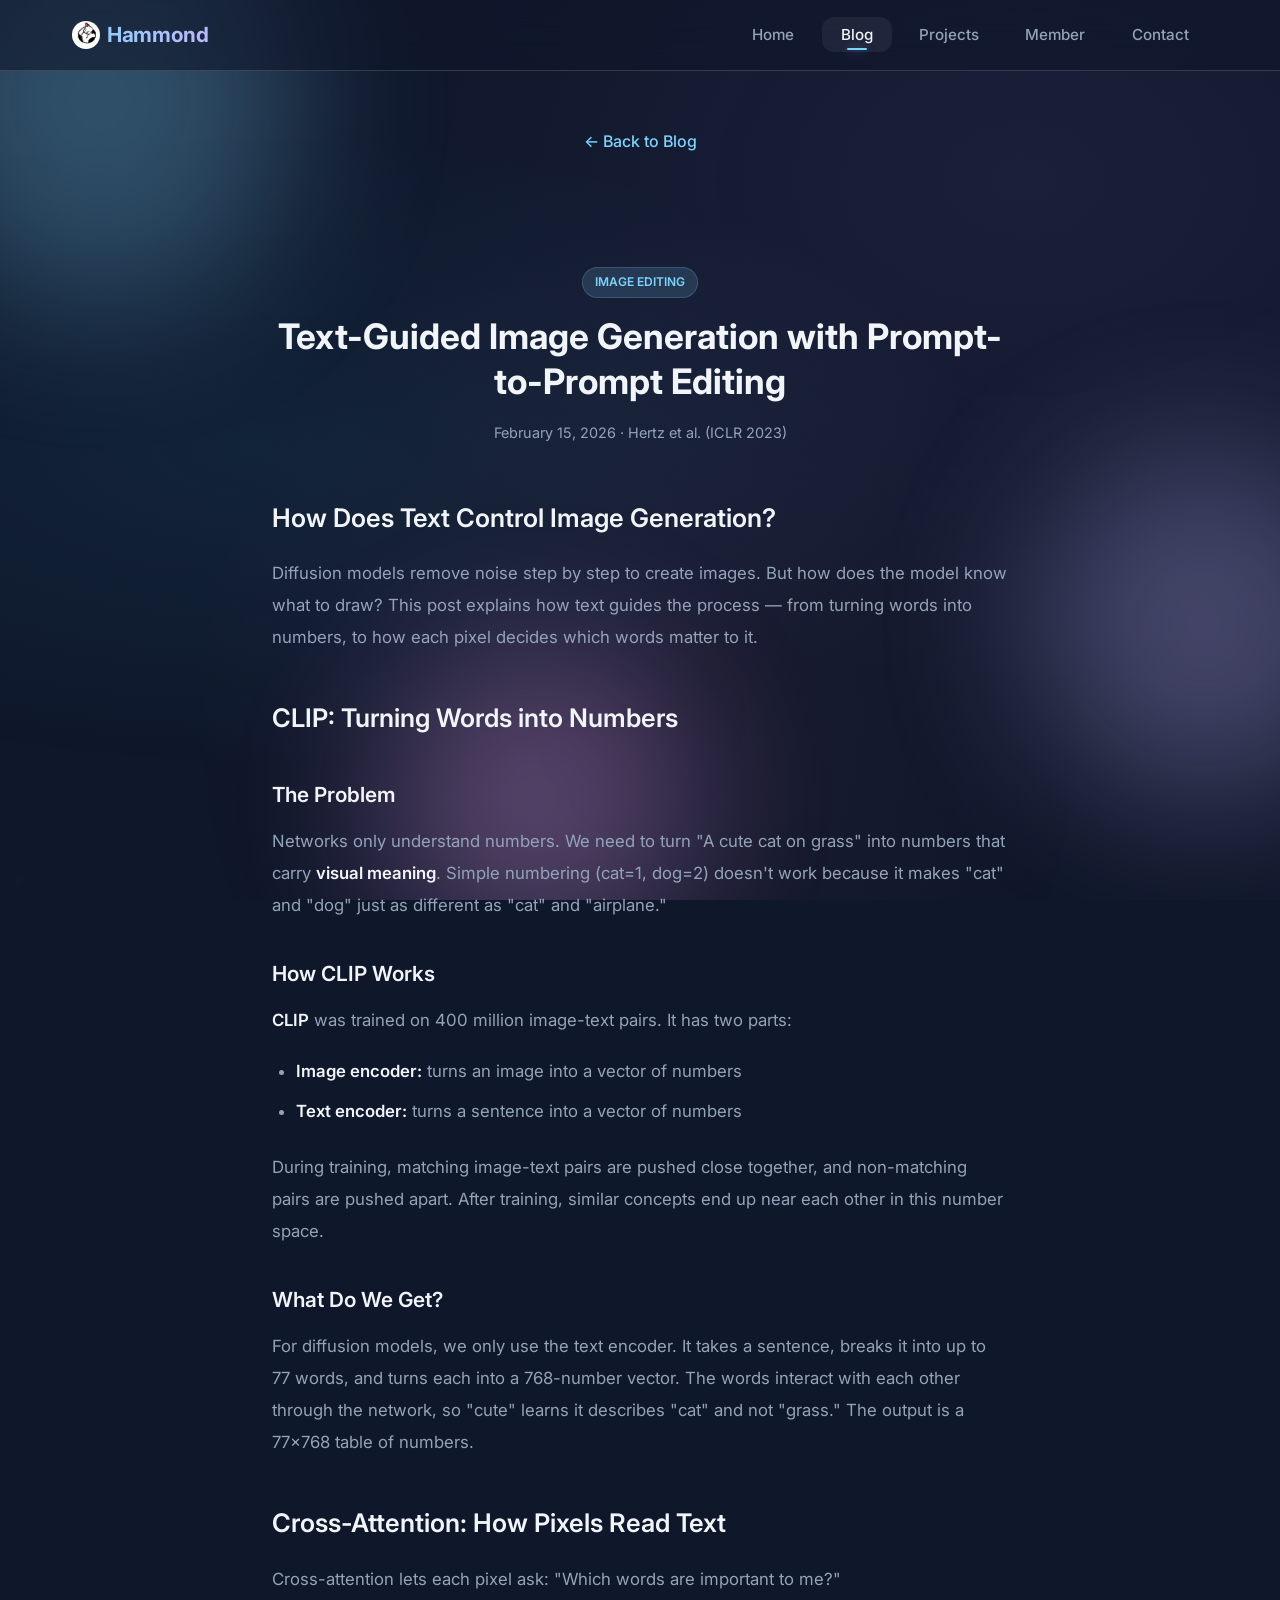
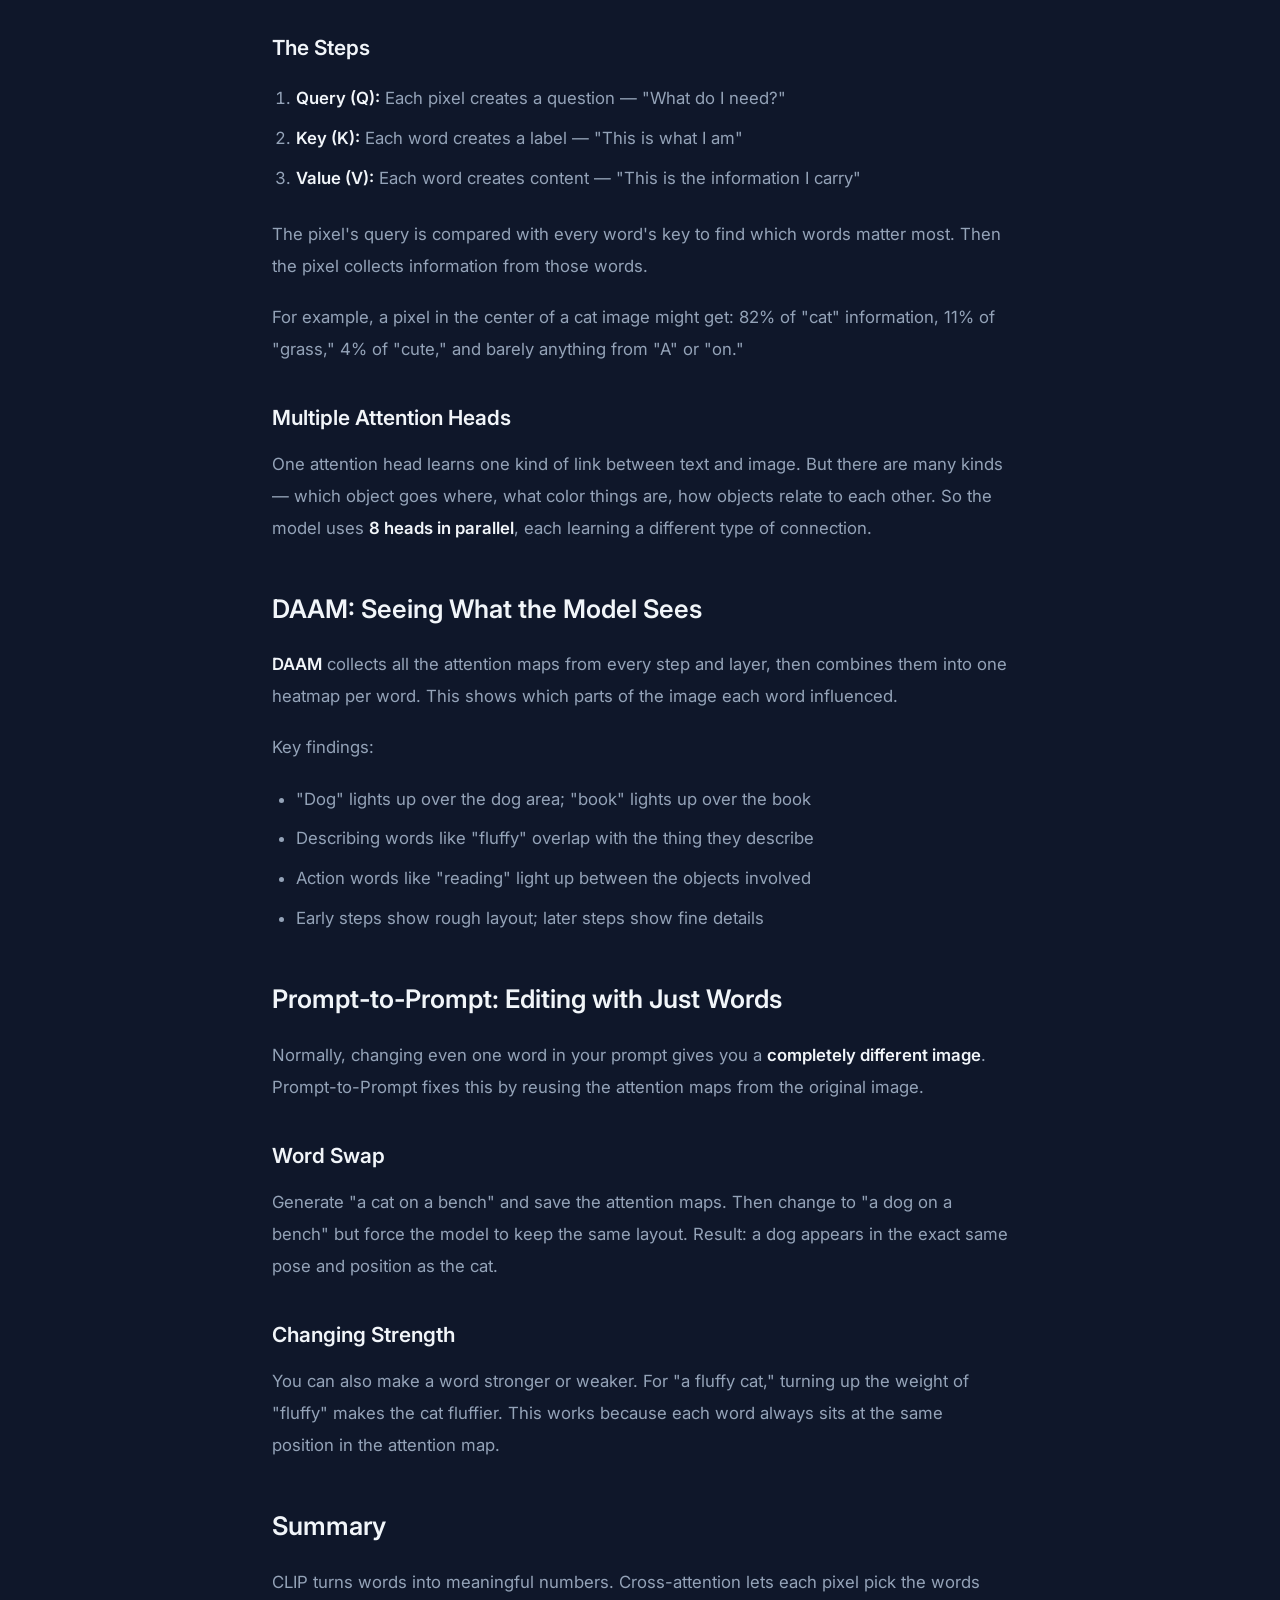
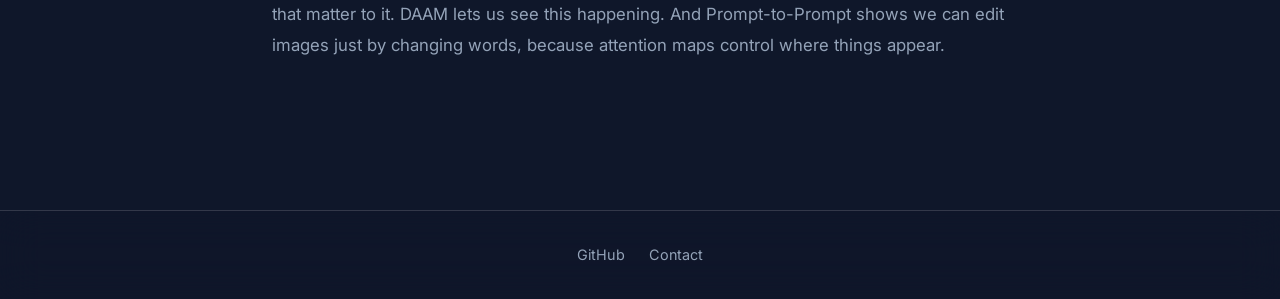
<file: posts/text-diffusion.html>
<!DOCTYPE html>
<html lang="en">
<head>
    <meta charset="UTF-8">
    <meta name="viewport" content="width=device-width, initial-scale=1.0">
    <title>Text-Guided Image Generation with Prompt-to-Prompt Editing | Hammond</title>
    <link rel="stylesheet" href="../css/style.css">
    <link rel="stylesheet" href="../css/animations.css">
    <link rel="preconnect" href="https://fonts.googleapis.com">
    <link rel="preconnect" href="https://fonts.gstatic.com" crossorigin>
    <link href="https://fonts.googleapis.com/css2?family=Inter:wght@300;400;500;600;700&display=swap" rel="stylesheet">
</head>
<body>
    <div class="bg-gradient"></div>
    <div class="bg-orbs">
        <div class="orb orb-1"></div>
        <div class="orb orb-2"></div>
        <div class="orb orb-3"></div>
    </div>

    <nav class="glass-nav" id="navbar">
        <div class="nav-container">
            <a href="../index.html" class="nav-logo"><img src="../assets/icon.jpg" alt="" class="nav-logo-icon">Hammond</a>
            <button class="nav-toggle" id="navToggle" aria-label="Toggle menu">
                <span></span><span></span><span></span>
            </button>
            <ul class="nav-links" id="navLinks">
                <li><a href="../index.html" class="nav-link">Home</a></li>
                <li><a href="../blog.html" class="nav-link active">Blog</a></li>
                <li><a href="../projects.html" class="nav-link">Projects</a></li>
                <li><a href="../member.html" class="nav-link">Member</a></li>
                <li><a href="../contact.html" class="nav-link">Contact</a></li>
            </ul>
        </div>
    </nav>

    <section class="page-header">
        <a href="../blog.html" class="blog-back-link">&larr; Back to Blog</a>
    </section>

    <article class="section" style="padding-top: 0;">
        <div class="blog-post">
            <div class="blog-post-header">
                <span class="post-tag" style="display:inline-block; padding:0.25rem 0.75rem; border-radius:20px; font-size:0.75rem; font-weight:600; text-transform:uppercase; background:rgba(125,211,252,0.15); color:var(--color-primary); border:1px solid rgba(125,211,252,0.2); margin-bottom:1rem;">Image Editing</span>
                <h1>Text-Guided Image Generation with Prompt-to-Prompt Editing</h1>
                <p class="blog-post-meta">February 15, 2026 &middot; Hertz et al. (ICLR 2023)</p>
            </div>

            <div class="blog-post-content">
                <h2>How Does Text Control Image Generation?</h2>
                <p>Diffusion models remove noise step by step to create images. But how does the model know what to draw? This post explains how text guides the process — from turning words into numbers, to how each pixel decides which words matter to it.</p>

                <h2>CLIP: Turning Words into Numbers</h2>
                <h3>The Problem</h3>
                <p>Networks only understand numbers. We need to turn "A cute cat on grass" into numbers that carry <strong>visual meaning</strong>. Simple numbering (cat=1, dog=2) doesn't work because it makes "cat" and "dog" just as different as "cat" and "airplane."</p>

                <h3>How CLIP Works</h3>
                <p><strong>CLIP</strong> was trained on 400 million image-text pairs. It has two parts:</p>
                <ul>
                    <li><strong>Image encoder:</strong> turns an image into a vector of numbers</li>
                    <li><strong>Text encoder:</strong> turns a sentence into a vector of numbers</li>
                </ul>
                <p>During training, matching image-text pairs are pushed close together, and non-matching pairs are pushed apart. After training, similar concepts end up near each other in this number space.</p>

                <h3>What Do We Get?</h3>
                <p>For diffusion models, we only use the text encoder. It takes a sentence, breaks it into up to 77 words, and turns each into a 768-number vector. The words interact with each other through the network, so "cute" learns it describes "cat" and not "grass." The output is a 77×768 table of numbers.</p>

                <h2>Cross-Attention: How Pixels Read Text</h2>
                <p>Cross-attention lets each pixel ask: "Which words are important to me?"</p>

                <h3>The Steps</h3>
                <ol>
                    <li><strong>Query (Q):</strong> Each pixel creates a question — "What do I need?"</li>
                    <li><strong>Key (K):</strong> Each word creates a label — "This is what I am"</li>
                    <li><strong>Value (V):</strong> Each word creates content — "This is the information I carry"</li>
                </ol>

                <p>The pixel's query is compared with every word's key to find which words matter most. Then the pixel collects information from those words.</p>

                <p>For example, a pixel in the center of a cat image might get: 82% of "cat" information, 11% of "grass," 4% of "cute," and barely anything from "A" or "on."</p>

                <h3>Multiple Attention Heads</h3>
                <p>One attention head learns one kind of link between text and image. But there are many kinds — which object goes where, what color things are, how objects relate to each other. So the model uses <strong>8 heads in parallel</strong>, each learning a different type of connection.</p>

                <h2>DAAM: Seeing What the Model Sees</h2>
                <p><strong>DAAM</strong> collects all the attention maps from every step and layer, then combines them into one heatmap per word. This shows which parts of the image each word influenced.</p>
                <p>Key findings:</p>
                <ul>
                    <li>"Dog" lights up over the dog area; "book" lights up over the book</li>
                    <li>Describing words like "fluffy" overlap with the thing they describe</li>
                    <li>Action words like "reading" light up between the objects involved</li>
                    <li>Early steps show rough layout; later steps show fine details</li>
                </ul>

                <h2>Prompt-to-Prompt: Editing with Just Words</h2>
                <p>Normally, changing even one word in your prompt gives you a <strong>completely different image</strong>. Prompt-to-Prompt fixes this by reusing the attention maps from the original image.</p>

                <h3>Word Swap</h3>
                <p>Generate "a cat on a bench" and save the attention maps. Then change to "a dog on a bench" but force the model to keep the same layout. Result: a dog appears in the exact same pose and position as the cat.</p>

                <h3>Changing Strength</h3>
                <p>You can also make a word stronger or weaker. For "a fluffy cat," turning up the weight of "fluffy" makes the cat fluffier. This works because each word always sits at the same position in the attention map.</p>

                <h2>Summary</h2>
                <p>CLIP turns words into meaningful numbers. Cross-attention lets each pixel pick the words that matter to it. DAAM lets us see this happening. And Prompt-to-Prompt shows we can edit images just by changing words, because attention maps control where things appear.</p>
            </div>
        </div>
    </article>

    <footer class="glass-footer">
        <div class="container">
            <div class="footer-content">
                <div class="footer-links">
                    <a href="https://github.com/Hammond65" target="_blank" rel="noopener noreferrer" class="footer-link">GitHub</a>
                    <a href="../contact.html" class="footer-link">Contact</a>
                </div>
            </div>
        </div>
    </footer>

    <a href="../dino.html" class="easter-egg" aria-hidden="true"></a>
    <script src="../js/main.js"></script>
</body>
</html>
</file>
<file: css/style.css>
/* ============================================
   CSS Variables & Base Styles
   ============================================ */
:root {
    --glass-bg: rgba(255, 255, 255, 0.08);
    --glass-border: rgba(255, 255, 255, 0.15);
    --glass-shadow: rgba(0, 0, 0, 0.1);
    --glass-blur: 20px;
    --glass-highlight: rgba(255, 255, 255, 0.25);

    --color-primary: #7dd3fc;
    --color-primary-glow: rgba(125, 211, 252, 0.4);
    --color-secondary: #c4b5fd;
    --color-secondary-glow: rgba(196, 181, 253, 0.4);
    --color-accent: #f0abfc;
    --color-text: #f1f5f9;
    --color-text-muted: #94a3b8;
    --color-bg: #0f172a;
    --color-bg-alt: #1e293b;

    --font-main: 'Inter', -apple-system, BlinkMacSystemFont, 'Segoe UI', sans-serif;
    --radius-sm: 12px;
    --radius-md: 20px;
    --radius-lg: 28px;
    --transition: 0.3s cubic-bezier(0.4, 0, 0.2, 1);
}

*, *::before, *::after {
    margin: 0;
    padding: 0;
    box-sizing: border-box;
}

html {
    scroll-behavior: smooth;
    font-size: 16px;
}

body {
    font-family: var(--font-main);
    background: var(--color-bg);
    color: var(--color-text);
    line-height: 1.7;
    min-height: 100vh;
    overflow-x: hidden;
    display: flex;
    flex-direction: column;
}

/* ============================================
   Animated Background
   ============================================ */
.bg-gradient {
    position: fixed;
    top: 0;
    left: 0;
    width: 100%;
    height: 100%;
    background: radial-gradient(ellipse at 20% 50%, rgba(56, 189, 248, 0.08) 0%, transparent 50%),
                radial-gradient(ellipse at 80% 20%, rgba(167, 139, 250, 0.08) 0%, transparent 50%),
                radial-gradient(ellipse at 50% 80%, rgba(244, 114, 182, 0.06) 0%, transparent 50%);
    z-index: -2;
    pointer-events: none;
}

.bg-orbs {
    position: fixed;
    top: 0;
    left: 0;
    width: 100%;
    height: 100%;
    z-index: -1;
    pointer-events: none;
    overflow: hidden;
}

.orb {
    position: absolute;
    border-radius: 50%;
    filter: blur(80px);
    opacity: 0.3;
    animation: float 20s ease-in-out infinite;
}

.orb-1 {
    width: 400px;
    height: 400px;
    background: var(--color-primary);
    top: -100px;
    left: -100px;
    animation-delay: 0s;
}

.orb-2 {
    width: 350px;
    height: 350px;
    background: var(--color-secondary);
    top: 50%;
    right: -100px;
    animation-delay: -7s;
    animation-duration: 25s;
}

.orb-3 {
    width: 300px;
    height: 300px;
    background: var(--color-accent);
    bottom: -50px;
    left: 30%;
    animation-delay: -14s;
    animation-duration: 22s;
}

@keyframes float {
    0%, 100% { transform: translate(0, 0) scale(1); }
    25% { transform: translate(50px, -30px) scale(1.05); }
    50% { transform: translate(-30px, 50px) scale(0.95); }
    75% { transform: translate(40px, 20px) scale(1.02); }
}

/* ============================================
   Glass Morphism Components
   ============================================ */
.glass-card {
    background: var(--glass-bg);
    backdrop-filter: blur(var(--glass-blur));
    -webkit-backdrop-filter: blur(var(--glass-blur));
    border: 1px solid var(--glass-border);
    border-radius: var(--radius-md);
    box-shadow: 0 8px 32px var(--glass-shadow),
                inset 0 1px 0 var(--glass-highlight);
    transition: var(--transition);
    position: relative;
    overflow: hidden;
}

.glass-card::before {
    content: '';
    position: absolute;
    top: 0;
    left: 0;
    right: 0;
    height: 1px;
    background: linear-gradient(90deg, transparent, var(--glass-highlight), transparent);
    opacity: 0.6;
}

.glass-card:hover {
    border-color: rgba(255, 255, 255, 0.25);
    box-shadow: 0 12px 40px rgba(0, 0, 0, 0.15),
                inset 0 1px 0 var(--glass-highlight),
                0 0 30px var(--color-primary-glow);
    transform: translateY(-4px);
}

/* ============================================
   Navigation
   ============================================ */
.glass-nav {
    position: fixed;
    top: 0;
    left: 0;
    right: 0;
    z-index: 1000;
    background: rgba(15, 23, 42, 0.6);
    backdrop-filter: blur(24px);
    -webkit-backdrop-filter: blur(24px);
    border-bottom: 1px solid var(--glass-border);
    transition: var(--transition);
}

.glass-nav.scrolled {
    background: rgba(15, 23, 42, 0.85);
    box-shadow: 0 4px 30px rgba(0, 0, 0, 0.2);
}

.nav-container {
    max-width: 1200px;
    margin: 0 auto;
    padding: 0 2rem;
    display: flex;
    align-items: center;
    justify-content: space-between;
    height: 70px;
}

.nav-logo {
    display: flex;
    align-items: center;
    gap: 0.45rem;
    font-size: 1.3rem;
    font-weight: 700;
    color: var(--color-text);
    text-decoration: none;
    letter-spacing: -0.02em;
    background: linear-gradient(135deg, var(--color-primary), var(--color-secondary));
    -webkit-background-clip: text;
    -webkit-text-fill-color: transparent;
    background-clip: text;
}

.nav-logo-icon {
    width: 28px;
    height: 28px;
    border-radius: 50%;
    object-fit: cover;
    -webkit-text-fill-color: initial;
    flex-shrink: 0;
}

.nav-links {
    display: flex;
    list-style: none;
    gap: 0.5rem;
}

.nav-link {
    color: var(--color-text-muted);
    text-decoration: none;
    padding: 0.5rem 1.2rem;
    border-radius: var(--radius-sm);
    font-size: 0.95rem;
    font-weight: 500;
    transition: var(--transition);
    position: relative;
}

.nav-link:hover,
.nav-link.active {
    color: var(--color-text);
    background: rgba(255, 255, 255, 0.06);
}

.nav-link.active::after {
    content: '';
    position: absolute;
    bottom: 2px;
    left: 50%;
    transform: translateX(-50%);
    width: 20px;
    height: 2px;
    background: var(--color-primary);
    border-radius: 1px;
    box-shadow: 0 0 8px var(--color-primary-glow);
}

.nav-toggle {
    display: none;
    flex-direction: column;
    gap: 5px;
    background: none;
    border: none;
    cursor: pointer;
    padding: 5px;
}

.nav-toggle span {
    display: block;
    width: 24px;
    height: 2px;
    background: var(--color-text);
    border-radius: 2px;
    transition: var(--transition);
}

/* ============================================
   Buttons
   ============================================ */
.btn {
    display: inline-flex;
    align-items: center;
    gap: 0.5rem;
    padding: 0.75rem 1.8rem;
    border-radius: var(--radius-sm);
    font-size: 0.95rem;
    font-weight: 600;
    text-decoration: none;
    cursor: pointer;
    border: none;
    transition: var(--transition);
    position: relative;
    overflow: hidden;
}

.btn-primary {
    background: linear-gradient(135deg, var(--color-primary), #60a5fa);
    color: #0f172a;
    box-shadow: 0 4px 15px var(--color-primary-glow);
}

.btn-primary:hover {
    transform: translateY(-2px);
    box-shadow: 0 8px 25px var(--color-primary-glow),
                0 0 40px var(--color-primary-glow);
}

.btn-secondary {
    background: var(--glass-bg);
    color: var(--color-text);
    border: 1px solid var(--glass-border);
    backdrop-filter: blur(10px);
}

.btn-secondary:hover {
    background: rgba(255, 255, 255, 0.12);
    border-color: var(--color-primary);
    box-shadow: 0 0 20px var(--color-primary-glow);
    transform: translateY(-2px);
}

/* Glow button effect */
.glow-btn::before {
    content: '';
    position: absolute;
    top: 50%;
    left: 50%;
    width: 0;
    height: 0;
    background: radial-gradient(circle, rgba(255, 255, 255, 0.3), transparent 70%);
    transform: translate(-50%, -50%);
    transition: width 0.5s, height 0.5s;
    border-radius: 50%;
}

.glow-btn:hover::before {
    width: 300px;
    height: 300px;
}

/* ============================================
   Layout
   ============================================ */
.container {
    max-width: 1200px;
    margin: 0 auto;
    padding: 0 2rem;
}

.section {
    padding: 6rem 0;
}

.section-title {
    font-size: 2.2rem;
    font-weight: 700;
    margin-bottom: 3rem;
    text-align: center;
    background: linear-gradient(135deg, var(--color-text), var(--color-primary));
    -webkit-background-clip: text;
    -webkit-text-fill-color: transparent;
    background-clip: text;
}

.section-cta {
    text-align: center;
    margin-top: 3rem;
}

/* ============================================
   Hero
   ============================================ */
.hero {
    min-height: 100vh;
    display: flex;
    align-items: center;
    justify-content: center;
    padding: 6rem 2rem 4rem;
}

.glass-card-hero {
    text-align: center;
    padding: 4rem 3rem;
    max-width: 700px;
    width: 100%;
}

.hero-avatar {
    position: relative;
    width: 110px;
    height: 110px;
    margin: 0 auto 1.5rem;
}

.avatar-ring {
    position: absolute;
    inset: -4px;
    border-radius: 50%;
    background: linear-gradient(135deg, var(--color-primary), var(--color-secondary), var(--color-accent));
    animation: spin 8s linear infinite;
}

@keyframes spin {
    to { transform: rotate(360deg); }
}

.avatar-placeholder {
    position: relative;
    width: 100%;
    height: 100%;
    border-radius: 50%;
    background: var(--color-bg-alt);
    display: flex;
    align-items: center;
    justify-content: center;
    font-size: 2.5rem;
    font-weight: 700;
    color: var(--color-primary);
    z-index: 1;
    overflow: hidden;
}

.avatar-placeholder img {
    width: 100%;
    height: 100%;
    object-fit: cover;
}

.greeting {
    display: block;
    font-size: 1.1rem;
    font-weight: 400;
    color: var(--color-text-muted);
    margin-bottom: 0.3rem;
}

.hero-title .name {
    display: block;
    font-size: 3rem;
    font-weight: 700;
    background: linear-gradient(135deg, var(--color-primary), var(--color-secondary));
    -webkit-background-clip: text;
    -webkit-text-fill-color: transparent;
    background-clip: text;
    line-height: 1.2;
}

.hero-subtitle {
    font-size: 1.3rem;
    color: var(--color-text-muted);
    margin: 0.5rem 0 1.5rem;
    font-weight: 500;
}

.hero-description {
    color: var(--color-text-muted);
    font-size: 1rem;
    max-width: 500px;
    margin: 0 auto 2rem;
    line-height: 1.8;
}

.hero-buttons {
    display: flex;
    gap: 1rem;
    justify-content: center;
    flex-wrap: wrap;
}

/* ============================================
   About Grid
   ============================================ */
.about-grid {
    display: grid;
    grid-template-columns: repeat(auto-fit, minmax(260px, 1fr));
    gap: 1.5rem;
}

.about-card {
    padding: 2rem;
    text-align: center;
}

.about-icon {
    font-size: 2.5rem;
    margin-bottom: 1rem;
}

.about-card h3 {
    font-size: 1.15rem;
    font-weight: 600;
    margin-bottom: 0.75rem;
    color: var(--color-text);
}

.about-card p {
    font-size: 0.9rem;
    color: var(--color-text-muted);
    line-height: 1.7;
}

/* ============================================
   Blog Post Cards
   ============================================ */
.posts-grid {
    display: grid;
    grid-template-columns: repeat(auto-fill, minmax(340px, 1fr));
    gap: 1.5rem;
}

.post-card {
    padding: 2rem;
    cursor: pointer;
    text-decoration: none;
    display: block;
}

.post-card .post-tag {
    display: inline-block;
    padding: 0.25rem 0.75rem;
    border-radius: 20px;
    font-size: 0.75rem;
    font-weight: 600;
    text-transform: uppercase;
    letter-spacing: 0.05em;
    margin-bottom: 1rem;
    background: rgba(125, 211, 252, 0.15);
    color: var(--color-primary);
    border: 1px solid rgba(125, 211, 252, 0.2);
}

.post-card .post-title {
    font-size: 1.25rem;
    font-weight: 600;
    margin-bottom: 0.75rem;
    color: var(--color-text);
    line-height: 1.4;
}

.post-card .post-excerpt {
    font-size: 0.9rem;
    color: var(--color-text-muted);
    line-height: 1.7;
    margin-bottom: 1rem;
}

.post-card .post-date {
    font-size: 0.8rem;
    color: var(--color-text-muted);
    opacity: 0.7;
}

.post-card:hover .post-title {
    color: var(--color-primary);
}

/* ============================================
   Blog Page
   ============================================ */
.page-header {
    padding: 8rem 0 3rem;
    text-align: center;
}

.page-header h1 {
    font-size: 2.5rem;
    font-weight: 700;
    background: linear-gradient(135deg, var(--color-text), var(--color-primary));
    -webkit-background-clip: text;
    -webkit-text-fill-color: transparent;
    background-clip: text;
    margin-bottom: 1rem;
}

.page-header p {
    color: var(--color-text-muted);
    font-size: 1.1rem;
    max-width: 600px;
    margin: 0 auto;
}

/* Blog post page */
.blog-post {
    max-width: 800px;
    margin: 0 auto;
    padding: 2rem;
}

.blog-post-header {
    text-align: center;
    margin-bottom: 3rem;
}

.blog-post-header h1 {
    font-size: 2.2rem;
    font-weight: 700;
    color: var(--color-text);
    line-height: 1.3;
    margin-bottom: 1rem;
}

.blog-post-meta {
    color: var(--color-text-muted);
    font-size: 0.9rem;
}

.blog-post-content {
    font-size: 1.05rem;
    line-height: 1.9;
    color: var(--color-text-muted);
}

.blog-post-content h2 {
    font-size: 1.6rem;
    font-weight: 600;
    color: var(--color-text);
    margin: 2.5rem 0 1rem;
}

.blog-post-content h3 {
    font-size: 1.3rem;
    font-weight: 600;
    color: var(--color-text);
    margin: 2rem 0 0.75rem;
}

.blog-post-content p {
    margin-bottom: 1.2rem;
}

.blog-post-content ul,
.blog-post-content ol {
    margin: 1rem 0 1.5rem 1.5rem;
}

.blog-post-content li {
    margin-bottom: 0.5rem;
}

.blog-post-content strong {
    color: var(--color-text);
    font-weight: 600;
}

.blog-post-content code {
    background: rgba(255, 255, 255, 0.08);
    padding: 0.15rem 0.4rem;
    border-radius: 4px;
    font-size: 0.9em;
    color: var(--color-primary);
}

.blog-post-content blockquote {
    border-left: 3px solid var(--color-primary);
    margin: 1.5rem 0;
    padding: 1rem 1.5rem;
    background: rgba(125, 211, 252, 0.05);
    border-radius: 0 var(--radius-sm) var(--radius-sm) 0;
    font-style: italic;
}

.blog-back-link {
    display: inline-flex;
    align-items: center;
    gap: 0.5rem;
    color: var(--color-primary);
    text-decoration: none;
    font-weight: 500;
    margin-bottom: 2rem;
    transition: var(--transition);
}

.blog-back-link:hover {
    opacity: 0.8;
    transform: translateX(-4px);
}

/* ============================================
   Projects Page
   ============================================ */
.projects-grid {
    display: grid;
    grid-template-columns: repeat(auto-fill, minmax(340px, 1fr));
    gap: 1.5rem;
}

.project-card {
    padding: 2rem;
}

.project-card h3 {
    font-size: 1.3rem;
    font-weight: 600;
    margin-bottom: 0.75rem;
    color: var(--color-text);
}

.project-card p {
    font-size: 0.9rem;
    color: var(--color-text-muted);
    line-height: 1.7;
    margin-bottom: 1.5rem;
}

.project-card .project-tags {
    display: flex;
    flex-wrap: wrap;
    gap: 0.5rem;
    margin-bottom: 1.5rem;
}

.project-card .project-tag {
    padding: 0.2rem 0.6rem;
    border-radius: 20px;
    font-size: 0.7rem;
    font-weight: 500;
    background: rgba(196, 181, 253, 0.12);
    color: var(--color-secondary);
    border: 1px solid rgba(196, 181, 253, 0.2);
}

.project-link {
    color: var(--color-primary);
    text-decoration: none;
    font-weight: 600;
    font-size: 0.9rem;
    transition: var(--transition);
    display: inline-flex;
    align-items: center;
    gap: 0.3rem;
}

.project-link:hover {
    text-decoration: underline;
    text-shadow: 0 0 12px var(--color-primary-glow);
}

/* ============================================
   Contact Page
   ============================================ */
.contact-grid {
    display: grid;
    grid-template-columns: 1fr 1fr;
    gap: 2rem;
    max-width: 900px;
    margin: 0 auto;
}

.contact-info {
    padding: 2.5rem;
}

.contact-info h3 {
    font-size: 1.3rem;
    font-weight: 600;
    margin-bottom: 1.5rem;
    color: var(--color-text);
}

.contact-item {
    display: flex;
    align-items: center;
    gap: 1rem;
    margin-bottom: 1.5rem;
}

.contact-icon {
    width: 44px;
    height: 44px;
    border-radius: 12px;
    background: rgba(125, 211, 252, 0.1);
    display: flex;
    align-items: center;
    justify-content: center;
    font-size: 1.2rem;
    flex-shrink: 0;
}

.contact-item-text {
    font-size: 0.95rem;
    color: var(--color-text-muted);
}

.contact-item-text a {
    color: var(--color-primary);
    text-decoration: none;
    transition: var(--transition);
}

.contact-item-text a:hover {
    text-decoration: underline;
}

.contact-form-card {
    padding: 2.5rem;
}

.form-group {
    margin-bottom: 1.5rem;
}

.form-group label {
    display: block;
    font-size: 0.9rem;
    font-weight: 500;
    color: var(--color-text);
    margin-bottom: 0.5rem;
}

.form-group input,
.form-group textarea {
    width: 100%;
    padding: 0.8rem 1rem;
    background: rgba(255, 255, 255, 0.05);
    border: 1px solid var(--glass-border);
    border-radius: var(--radius-sm);
    color: var(--color-text);
    font-family: var(--font-main);
    font-size: 0.95rem;
    transition: var(--transition);
    outline: none;
}

.form-group input:focus,
.form-group textarea:focus {
    border-color: var(--color-primary);
    box-shadow: 0 0 15px var(--color-primary-glow);
}

.form-group textarea {
    resize: vertical;
    min-height: 120px;
}

/* ============================================
   Footer
   ============================================ */
.glass-footer {
    background: rgba(15, 23, 42, 0.6);
    backdrop-filter: blur(20px);
    -webkit-backdrop-filter: blur(20px);
    border-top: 1px solid var(--glass-border);
    padding: 2rem 0;
    margin-top: auto;
}

.footer-content {
    display: flex;
    justify-content: center;
    align-items: center;
}

.footer-content p {
    color: var(--color-text-muted);
    font-size: 0.9rem;
}

.footer-links {
    display: flex;
    gap: 1.5rem;
}

.footer-link {
    color: var(--color-text-muted);
    text-decoration: none;
    font-size: 0.9rem;
    transition: var(--transition);
}

.footer-link:hover {
    color: var(--color-primary);
}

/* ============================================
   Admin Panel
   ============================================ */
.admin-container {
    max-width: 900px;
    margin: 0 auto;
    padding: 2rem;
}

.admin-card {
    padding: 2.5rem;
    margin-bottom: 2rem;
}

.admin-card h2 {
    font-size: 1.5rem;
    font-weight: 600;
    margin-bottom: 1.5rem;
    color: var(--color-text);
}

.admin-preview {
    margin-top: 2rem;
    padding: 2rem;
    background: rgba(0, 0, 0, 0.2);
    border-radius: var(--radius-sm);
    border: 1px solid var(--glass-border);
}

.admin-preview h3 {
    font-size: 1.2rem;
    margin-bottom: 1rem;
    color: var(--color-text-muted);
}

.admin-msg {
    padding: 1rem 1.5rem;
    border-radius: var(--radius-sm);
    font-size: 0.9rem;
    margin-top: 1rem;
    display: none;
}

.admin-msg.success {
    display: block;
    background: rgba(34, 197, 94, 0.1);
    border: 1px solid rgba(34, 197, 94, 0.3);
    color: #4ade80;
}

.admin-msg.error {
    display: block;
    background: rgba(239, 68, 68, 0.1);
    border: 1px solid rgba(239, 68, 68, 0.3);
    color: #f87171;
}

/* ============================================
   Member Page
   ============================================ */
.members-grid {
    display: grid;
    grid-template-columns: repeat(auto-fill, minmax(240px, 1fr));
    gap: 1.5rem;
    max-width: 500px;
    margin: 0 auto;
}

.member-card {
    padding: 2.5rem 2rem;
    text-align: center;
}

.member-avatar {
    font-size: 2.8rem;
    margin-bottom: 1rem;
}

.member-photo {
    width: 80px;
    height: 80px;
    border-radius: 50%;
    object-fit: cover;
}

.member-card h3 {
    font-size: 1.3rem;
    font-weight: 600;
    margin-bottom: 1rem;
    color: var(--color-text);
}

.member-link {
    color: var(--color-primary);
    text-decoration: none;
    font-weight: 600;
    font-size: 0.9rem;
    transition: var(--transition);
}

.member-link:hover {
    text-decoration: underline;
    text-shadow: 0 0 12px var(--color-primary-glow);
}

/* ============================================
   Easter Egg
   ============================================ */
.easter-egg {
    position: fixed;
    bottom: 14px;
    left: 14px;
    width: 10px;
    height: 10px;
    opacity: 0.025;
    z-index: 999;
    border-radius: 50%;
    background: var(--color-text-muted);
    cursor: default;
    display: block;
}

/* ============================================
   Responsive
   ============================================ */
@media (max-width: 768px) {
    .nav-toggle {
        display: flex;
    }

    .nav-links {
        position: fixed;
        top: 70px;
        left: 0;
        right: 0;
        background: rgba(15, 23, 42, 0.95);
        backdrop-filter: blur(24px);
        -webkit-backdrop-filter: blur(24px);
        flex-direction: column;
        padding: 1.5rem;
        gap: 0.5rem;
        border-bottom: 1px solid var(--glass-border);
        transform: translateY(-100%);
        opacity: 0;
        pointer-events: none;
        transition: var(--transition);
    }

    .nav-links.open {
        transform: translateY(0);
        opacity: 1;
        pointer-events: auto;
    }

    .hero-title .name {
        font-size: 2.2rem;
    }

    .glass-card-hero {
        padding: 2.5rem 1.5rem;
    }

    .posts-grid {
        grid-template-columns: 1fr;
    }

    .projects-grid {
        grid-template-columns: 1fr;
    }

    .contact-grid {
        grid-template-columns: 1fr;
    }

    .footer-content {
        flex-direction: column;
        gap: 1rem;
        text-align: center;
    }

    .section-title {
        font-size: 1.8rem;
    }

    .page-header h1 {
        font-size: 2rem;
    }
}

@media (max-width: 480px) {
    .hero-title .name {
        font-size: 1.8rem;
    }

    .hero-buttons {
        flex-direction: column;
        align-items: center;
    }

    .about-grid {
        grid-template-columns: 1fr;
    }
}
</file>
<file: css/animations.css>
/* ============================================
   Scroll Reveal Animations
   ============================================ */
.fade-in-up {
    opacity: 0;
    transform: translateY(30px);
    transition: opacity 0.6s ease, transform 0.6s ease;
}

.fade-in-up.visible {
    opacity: 1;
    transform: translateY(0);
}

/* ============================================
   Hover Glow Effects
   ============================================ */
.glass-card {
    transition: transform 0.3s cubic-bezier(0.4, 0, 0.2, 1),
                box-shadow 0.3s cubic-bezier(0.4, 0, 0.2, 1),
                border-color 0.3s cubic-bezier(0.4, 0, 0.2, 1);
}

.glass-card:hover {
    transform: translateY(-4px);
    box-shadow: 0 12px 40px rgba(0, 0, 0, 0.15),
                inset 0 1px 0 rgba(255, 255, 255, 0.25),
                0 0 40px rgba(125, 211, 252, 0.12);
    border-color: rgba(255, 255, 255, 0.25);
}

/* Shimmer on hover */
.glass-card::after {
    content: '';
    position: absolute;
    top: -50%;
    left: -50%;
    width: 200%;
    height: 200%;
    background: linear-gradient(
        to bottom right,
        transparent 40%,
        rgba(255, 255, 255, 0.04) 45%,
        rgba(255, 255, 255, 0.08) 50%,
        rgba(255, 255, 255, 0.04) 55%,
        transparent 60%
    );
    transform: rotate(30deg) translateX(-100%);
    transition: transform 0.8s ease;
    pointer-events: none;
}

.glass-card:hover::after {
    transform: rotate(30deg) translateX(100%);
}

/* ============================================
   Button Pulse
   ============================================ */
.btn-primary {
    position: relative;
}

.btn-primary::after {
    content: '';
    position: absolute;
    inset: -2px;
    border-radius: inherit;
    background: linear-gradient(135deg, var(--color-primary), #60a5fa);
    z-index: -1;
    opacity: 0;
    filter: blur(12px);
    transition: opacity 0.3s ease;
}

.btn-primary:hover::after {
    opacity: 0.5;
}

/* ============================================
   Nav Link Hover
   ============================================ */
.nav-link::before {
    content: '';
    position: absolute;
    inset: 0;
    border-radius: var(--radius-sm);
    background: radial-gradient(circle at center, rgba(125, 211, 252, 0.1), transparent);
    opacity: 0;
    transition: opacity 0.3s ease;
}

.nav-link:hover::before {
    opacity: 1;
}

/* ============================================
   Typing cursor for hero
   ============================================ */
.hero-subtitle::after {
    content: '|';
    animation: blink 1s step-end infinite;
    color: var(--color-primary);
    font-weight: 300;
    margin-left: 2px;
}

@keyframes blink {
    0%, 100% { opacity: 1; }
    50% { opacity: 0; }
}

/* ============================================
   Page Transition
   ============================================ */
body {
    animation: fadeIn 0.5s ease;
}

@keyframes fadeIn {
    from { opacity: 0; }
    to { opacity: 1; }
}

/* ============================================
   Post card stagger
   ============================================ */
.post-card:nth-child(1) { animation-delay: 0s; }
.post-card:nth-child(2) { animation-delay: 0.1s; }
.post-card:nth-child(3) { animation-delay: 0.2s; }
.post-card:nth-child(4) { animation-delay: 0.3s; }
.post-card:nth-child(5) { animation-delay: 0.4s; }
.post-card:nth-child(6) { animation-delay: 0.5s; }

/* ============================================
   Hover tilt (subtle)
   ============================================ */
.about-card,
.post-card,
.project-card {
    transition: transform 0.3s ease, box-shadow 0.3s ease, border-color 0.3s ease;
}

/* ============================================
   Link glow
   ============================================ */
a.project-link::after {
    content: ' →';
    display: inline-block;
    transition: transform 0.3s ease;
}

a.project-link:hover::after {
    transform: translateX(4px);
}

/* ============================================
   Scroll indicator
   ============================================ */
.scroll-indicator {
    position: fixed;
    top: 0;
    left: 0;
    height: 3px;
    background: linear-gradient(90deg, var(--color-primary), var(--color-secondary));
    z-index: 1001;
    transition: width 0.1s linear;
    box-shadow: 0 0 10px var(--color-primary-glow);
}
</file>
